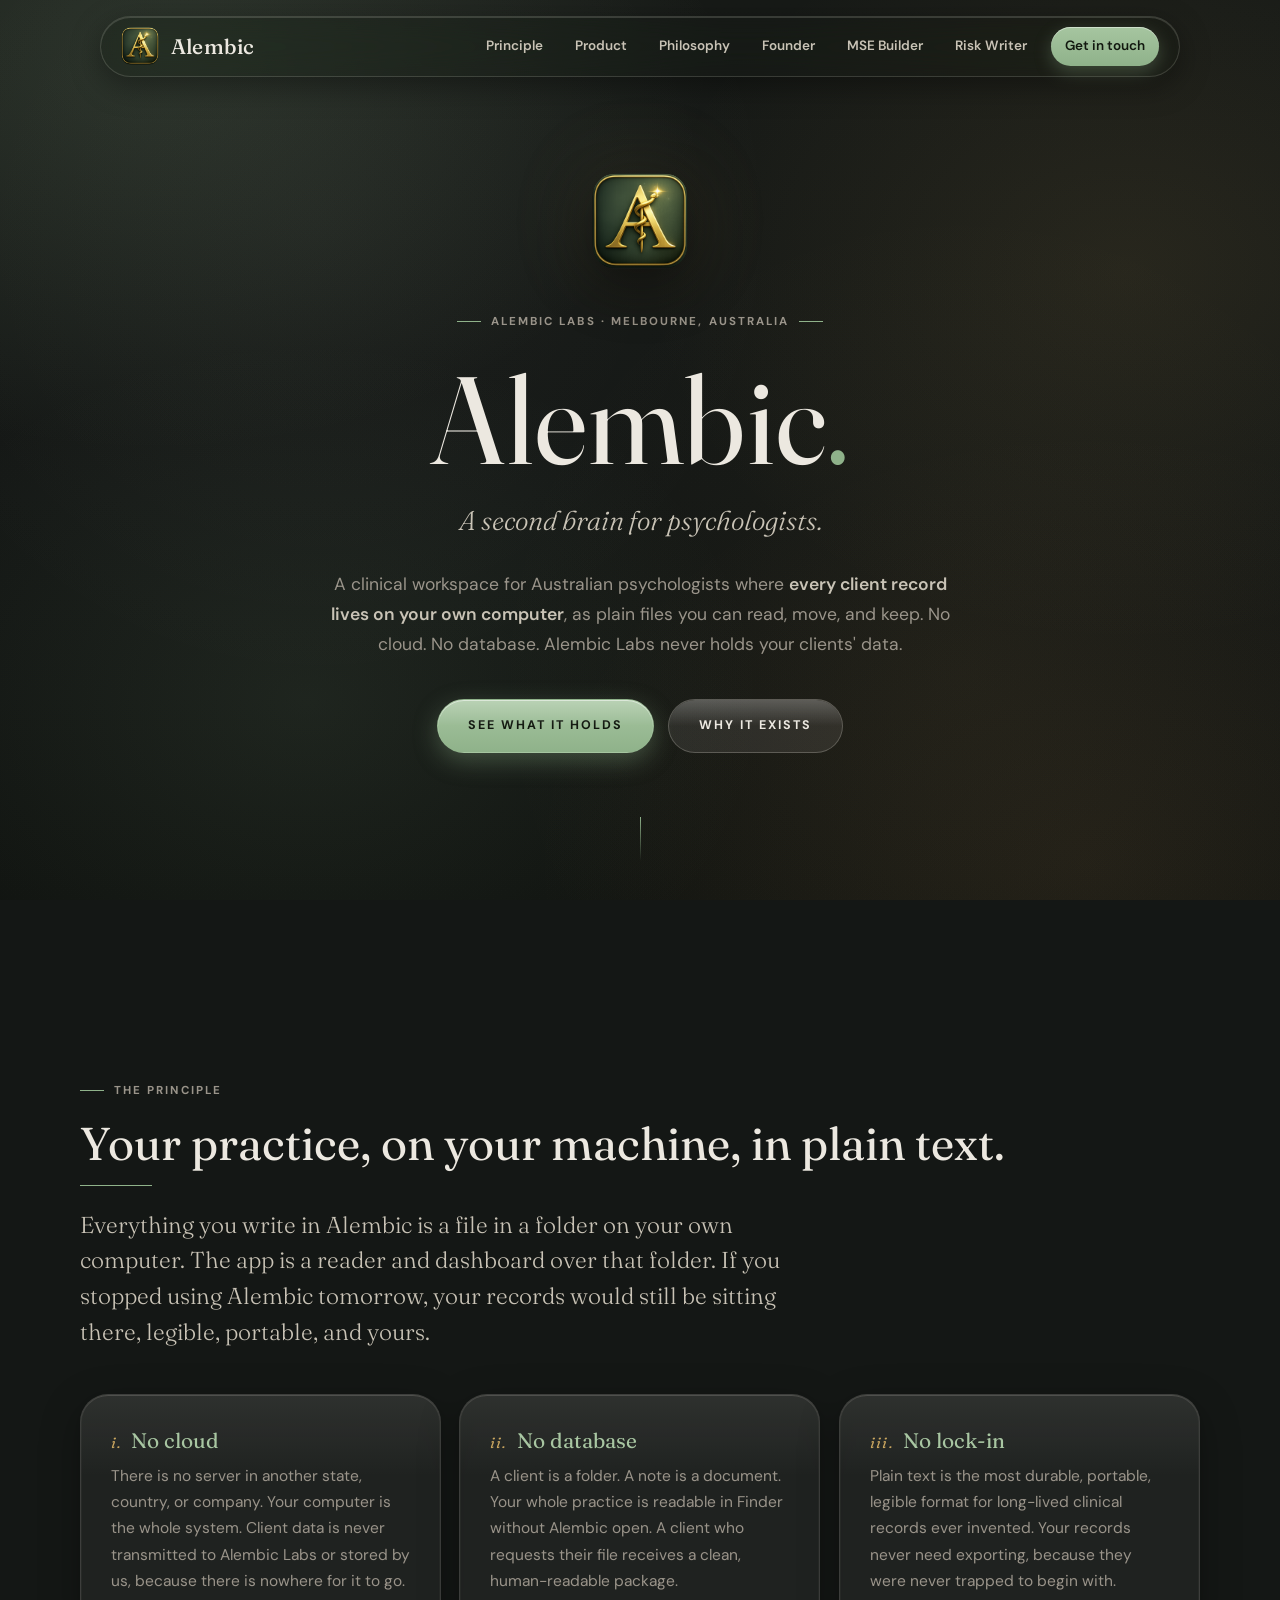
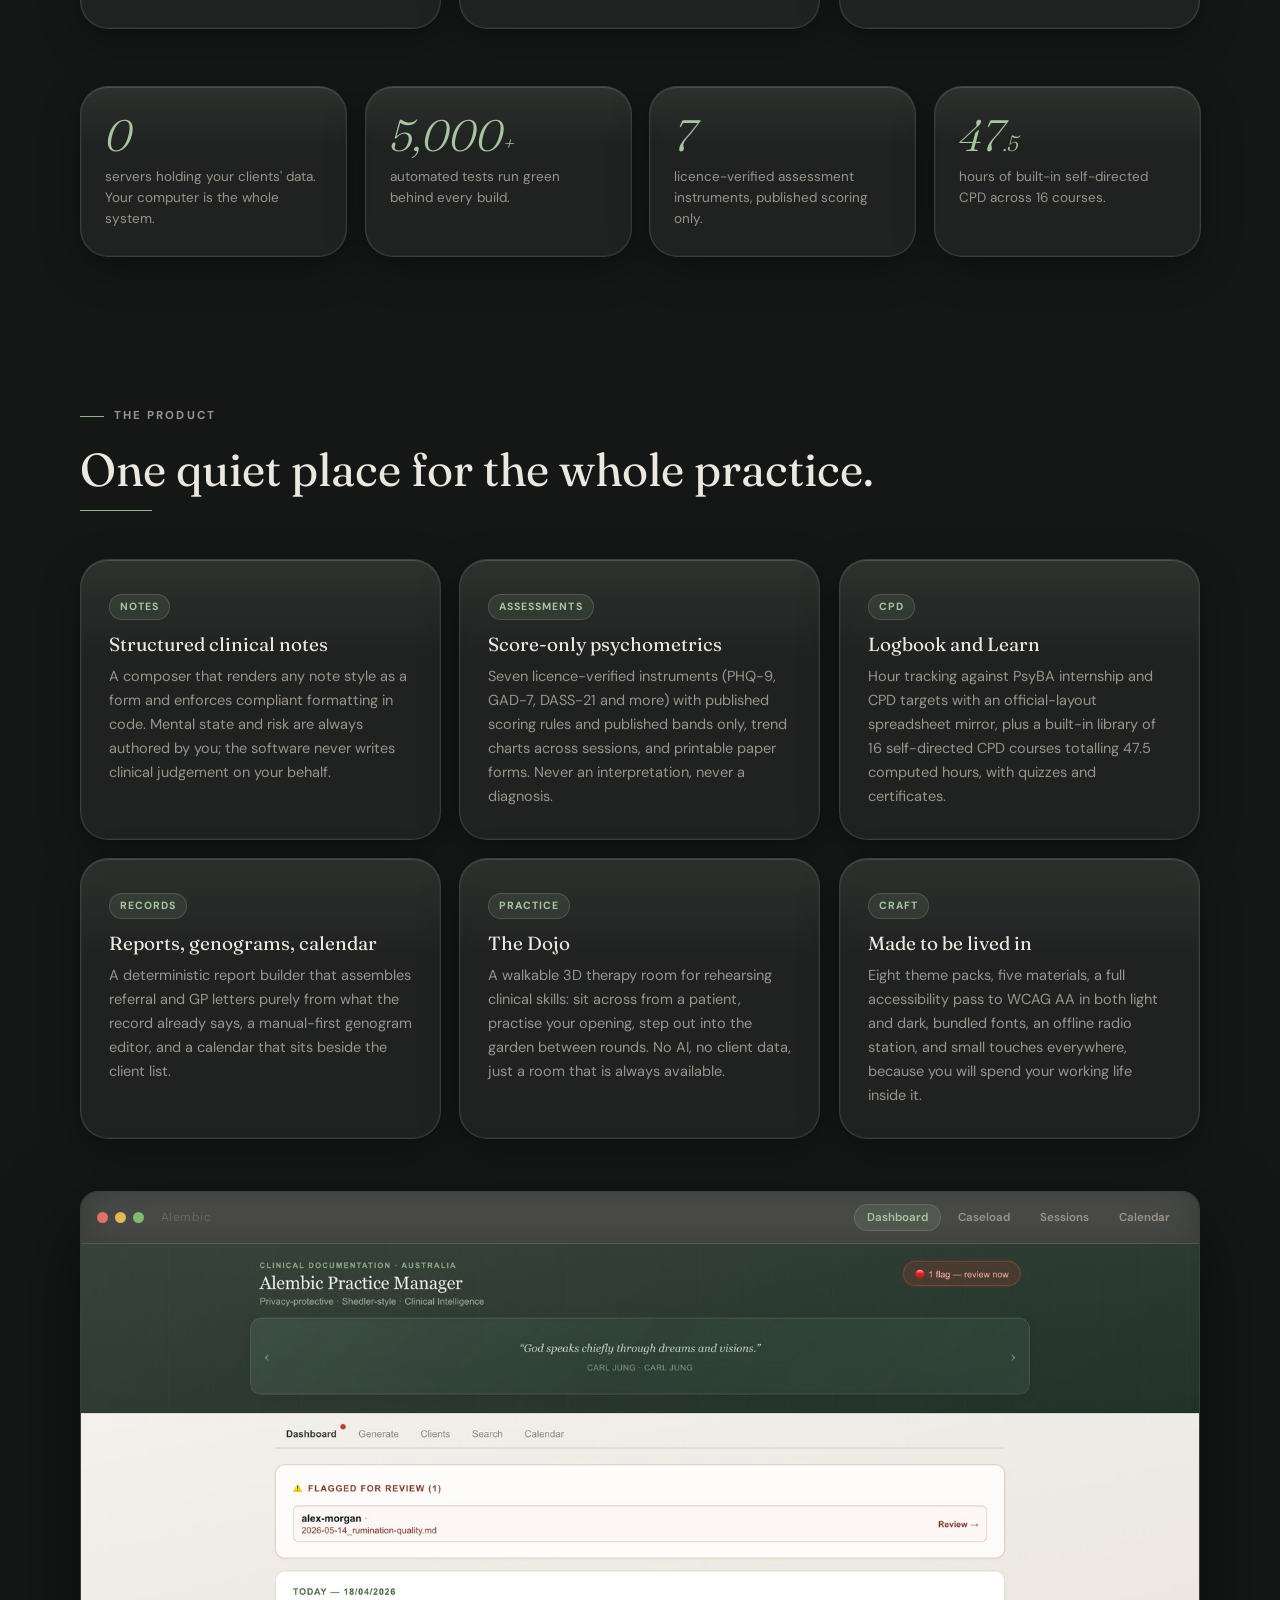
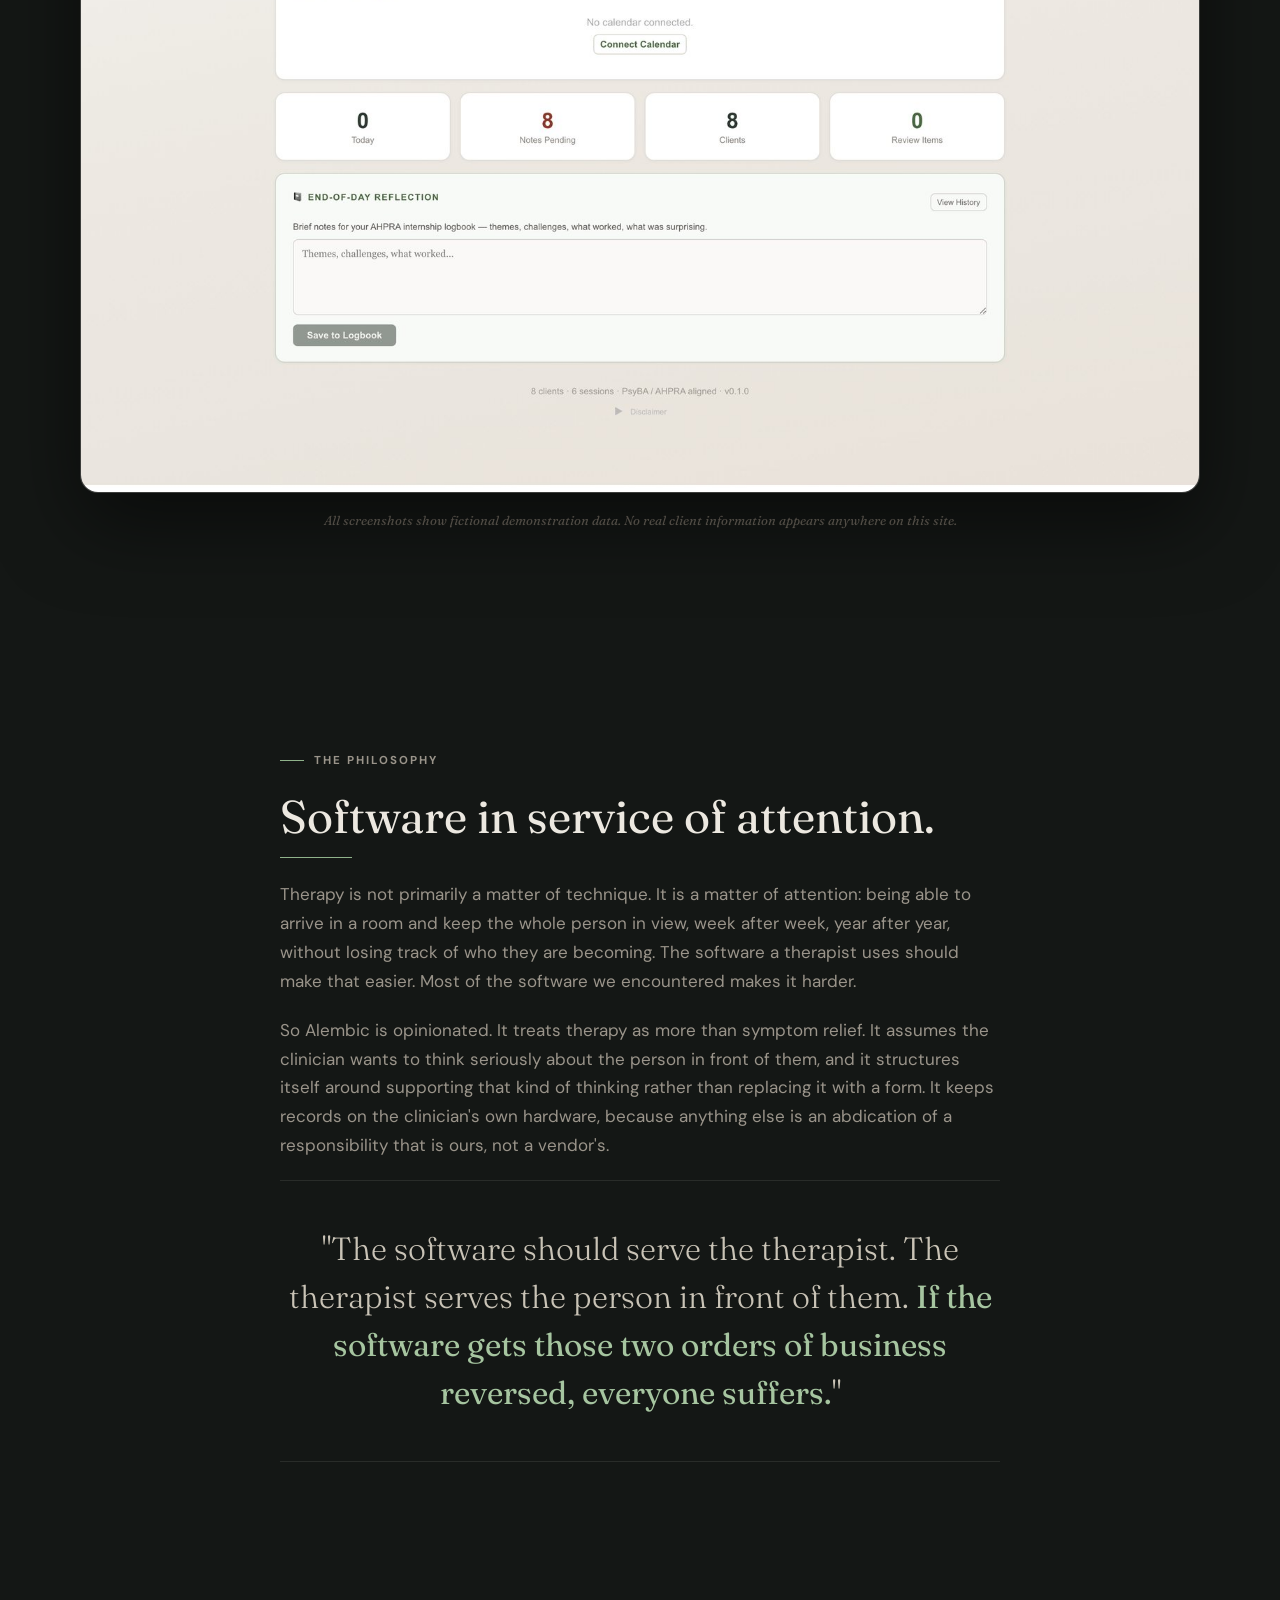
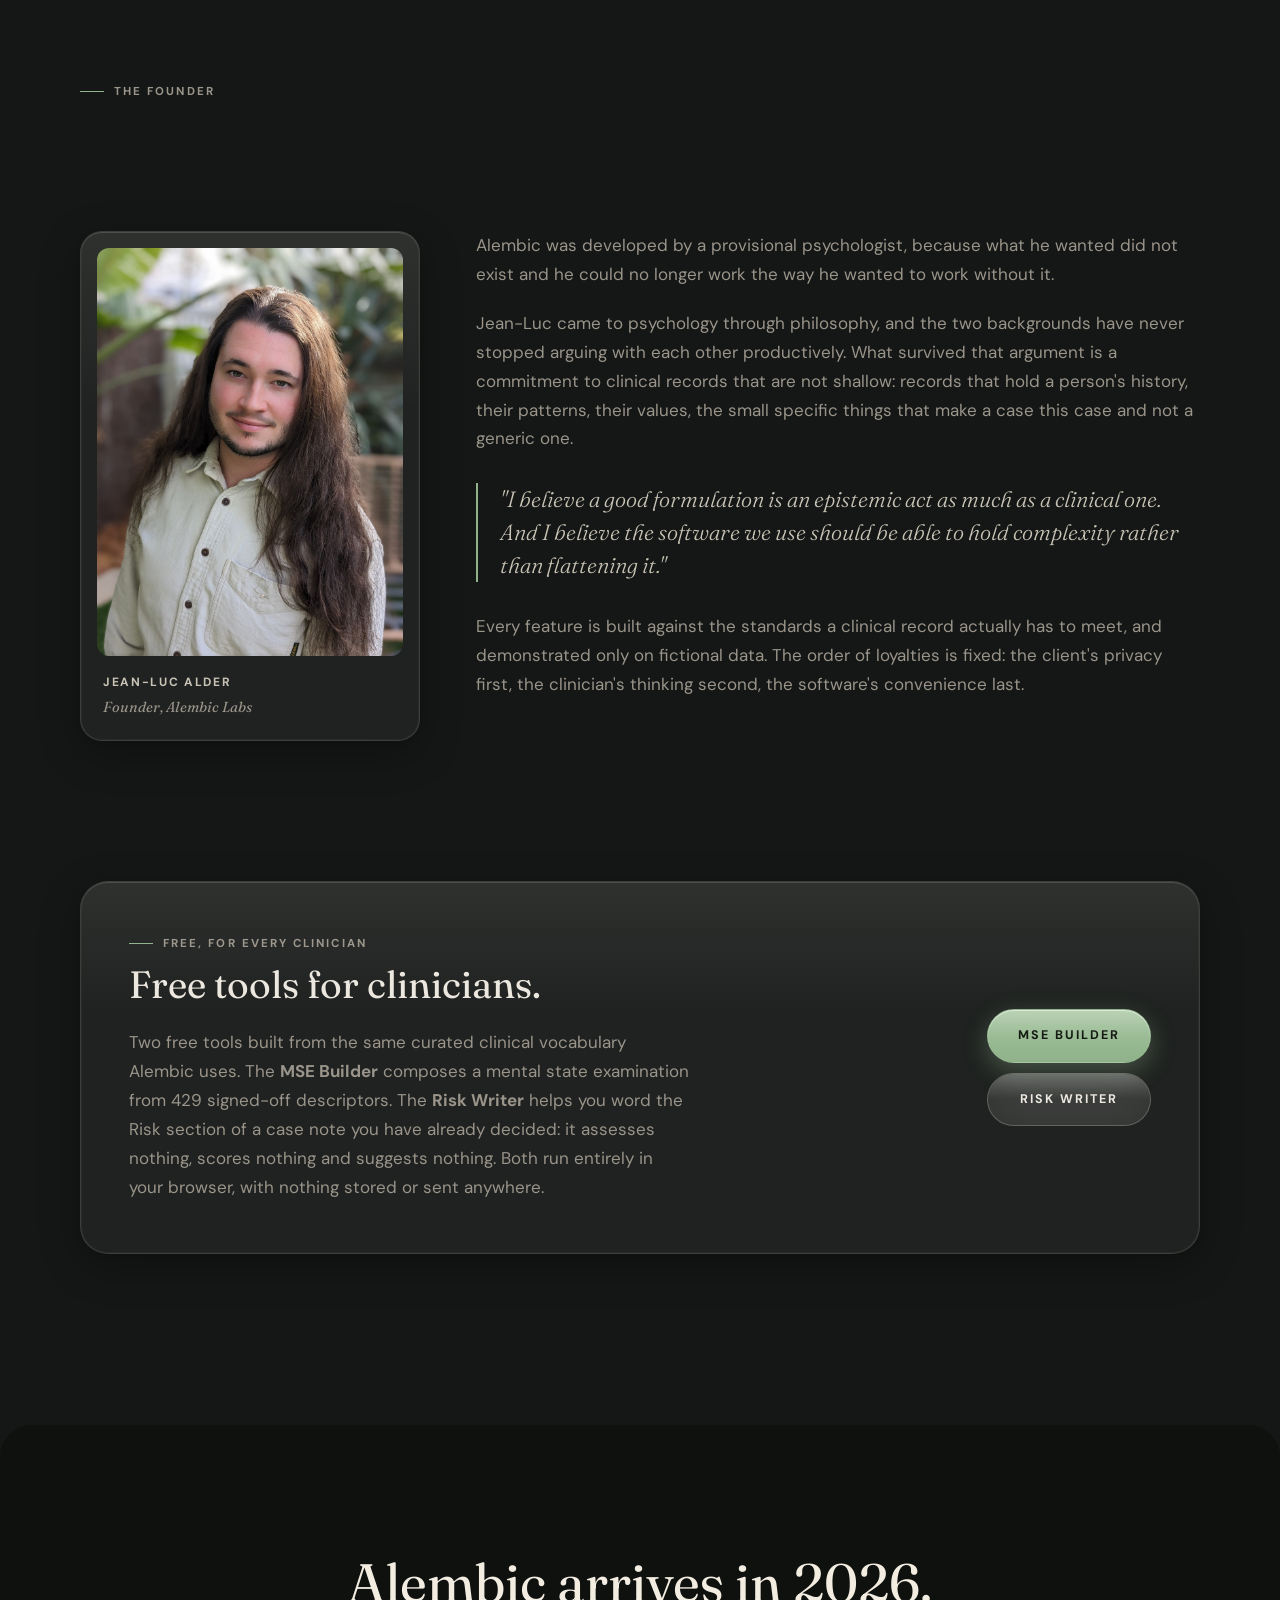
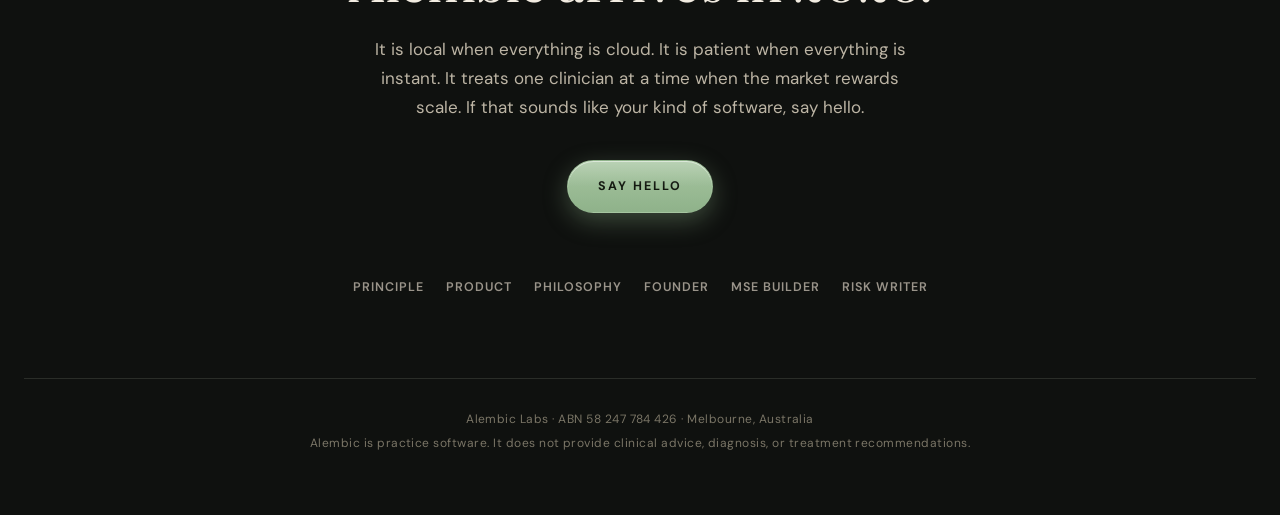
<file: index.html>
<!doctype html>
<html lang="en-AU">
<head>
<meta charset="utf-8">
<meta name="viewport" content="width=device-width, initial-scale=1, viewport-fit=cover">
<title>Alembic · Practice software that keeps client records on your machine</title>
<meta name="description" content="Alembic is a clinical workspace for Australian psychologists. Every client record lives on your computer as plain files you own. No cloud, no database, no vendor holding your data.">
<meta name="theme-color" content="#141715">
<meta property="og:type" content="website">
<meta property="og:title" content="Alembic · A second brain for psychologists">
<meta property="og:description" content="Practice software for Australian psychologists where every client record lives on your own computer. No cloud, no database, no vendor holding your data.">
<meta property="og:image" content="https://rightin2.github.io/alembic-website/assets/alembic-icon-1024.png">
<meta property="og:url" content="https://rightin2.github.io/alembic-website/">
<meta name="twitter:card" content="summary">
<link rel="icon" type="image/png" sizes="64x64" href="assets/favicon-64.png">
<link rel="apple-touch-icon" href="assets/apple-touch-icon.png">
<link rel="stylesheet" href="assets/fonts.css">
<style>
:root{
  --page:#141715; --page-2:#1a1d1b; --page-3:#21241f;
  --ink:#ece8e0; --ink-soft:#c9c3b6; --ink-muted:#9a948a; --ink-faint:#6c665d;
  --green:#8fb28a; --green-deep:#4a6741; --green-soft:#a6c5a0;
  --gold:#c9a45c; --gold-soft:#e0c9a0;
  --amber:#d89a5e; --red:#d67a6f;
  --glass:rgba(236,232,224,0.055); --glass-strong:rgba(236,232,224,0.09);
  --glass-border:rgba(236,232,224,0.14); --glass-border-strong:rgba(236,232,224,0.24);
  --blur:blur(24px) saturate(160%); --blur-strong:blur(36px) saturate(180%);
  --serif:'Fraunces',Georgia,'Times New Roman',serif;
  --sans:'DM Sans',-apple-system,BlinkMacSystemFont,'Segoe UI',sans-serif;
  --ease:cubic-bezier(0.22,1,0.36,1); --ease-out:cubic-bezier(0.16,1,0.3,1);
  --col:720px; --col-wide:1120px;
}
*{margin:0;padding:0;box-sizing:border-box}
html{scroll-behavior:smooth}
body{
  font-family:var(--sans); color:var(--ink); background:#141715;
  line-height:1.7; font-size:17px; overflow-x:hidden; min-height:100vh;
  -webkit-tap-highlight-color:transparent;
}
/* The atmosphere lives on a fixed layer, not background-attachment (which iOS ignores). */
#bgfx{
  position:fixed; inset:0; z-index:0; pointer-events:none;
  background:
    radial-gradient(ellipse 900px 640px at 12% 6%, rgba(143,178,138,0.16), transparent 62%),
    radial-gradient(ellipse 800px 620px at 88% 30%, rgba(201,164,92,0.10), transparent 60%),
    radial-gradient(ellipse 760px 600px at 24% 78%, rgba(143,178,138,0.10), transparent 60%),
    radial-gradient(ellipse 900px 700px at 85% 96%, rgba(216,154,94,0.08), transparent 62%),
    linear-gradient(180deg, #171a17 0%, #141715 55%, #101310 100%);
}
#bgfx::after{
  content:""; position:absolute; inset:0;
  background-image:
    radial-gradient(circle at 25% 25%, rgba(236,232,224,0.035) 0%, transparent 40%),
    radial-gradient(circle at 75% 75%, rgba(201,164,92,0.05) 0%, transparent 40%);
  animation:drift 30s ease-in-out infinite alternate;
}
@keyframes drift{0%{transform:translate(0,0) scale(1)}100%{transform:translate(22px,-20px) scale(1.03)}}
main,header,footer{position:relative;z-index:1}
::selection{background:rgba(143,178,138,0.35)}
a{color:var(--green);}
:focus-visible{outline:2px solid var(--green);outline-offset:3px;border-radius:4px}

/* ---------- glass primitives ---------- */
.glass{
  position:relative; background:var(--glass);
  -webkit-backdrop-filter:var(--blur); backdrop-filter:var(--blur);
  border:1px solid var(--glass-border); border-radius:28px;
  box-shadow:0 12px 40px rgba(0,0,0,0.28), 0 2px 8px rgba(0,0,0,0.10),
    inset 0 1px 0 rgba(236,232,224,0.14), inset 0 0 0 1px rgba(236,232,224,0.03);
  overflow:hidden; isolation:isolate;
  --mx:50%; --my:50%; --tx:0deg; --ty:0deg;
}
.glass::before{
  content:""; position:absolute; inset:0; border-radius:inherit; pointer-events:none;
  background:linear-gradient(180deg, rgba(236,232,224,0.09) 0%, transparent 35%); opacity:.8;
}
.glass::after{
  content:""; position:absolute; inset:0; border-radius:inherit; pointer-events:none; z-index:-1;
  background:radial-gradient(circle 200px at var(--mx) var(--my),
    rgba(143,178,138,0.16), rgba(143,178,138,0.05) 35%, transparent 62%);
  opacity:0; transition:opacity .35s ease; mix-blend-mode:screen;
}
.glass:hover::after{opacity:1}

/* scroll entry composed with hover lift via custom property */
.js .reveal{
  opacity:0;
  transform:translate3d(0,var(--entry-y,22px),0) perspective(1200px) rotateX(var(--ty)) rotateY(var(--tx));
  transition:opacity .7s var(--ease-out), transform .7s var(--ease-out),
    box-shadow .4s ease, border-color .3s ease;
  will-change:transform,opacity;
  transition-delay:calc(min(var(--ri,0),3) * 70ms);
}
.js .reveal.in-view{opacity:1; --entry-y:0px}
.card:hover{--entry-y:-6px; border-color:var(--glass-border-strong);
  box-shadow:0 24px 60px rgba(0,0,0,0.34), 0 2px 8px rgba(0,0,0,0.10), inset 0 1px 0 rgba(236,232,224,0.2)}

/* ---------- pill header ---------- */
.site-header{position:sticky; top:16px; z-index:9000; margin:16px 24px 0}
body.menu-open .site-header{z-index:9600}
.header-inner{
  max-width:var(--full-w,1080px); margin:0 auto;
  display:flex; align-items:center; justify-content:space-between; gap:24px;
  padding:10px 20px; border-radius:999px;
  background:rgba(20,23,21,0.30);
  -webkit-backdrop-filter:blur(26px) saturate(170%) brightness(1.06);
  backdrop-filter:blur(26px) saturate(170%) brightness(1.06);
  border:1px solid rgba(236,232,224,0.16);
  box-shadow:0 9px 30px rgba(0,0,0,0.36), inset 0 1px 0 rgba(236,232,224,0.16);
  will-change:max-width;
  transition:max-width .6s var(--ease-out), gap .4s ease, padding .4s ease;
}
.brand{display:flex; align-items:center; gap:12px; text-decoration:none; color:var(--ink)}
.brand-mark{width:38px; height:38px; border-radius:10px; flex:none}
.brand span{
  font-family:var(--serif); font-size:21px; font-weight:500; letter-spacing:.01em;
  max-width:160px; opacity:1; transition:max-width .5s var(--ease-out), opacity .3s ease, margin .4s ease;
  white-space:nowrap; overflow:hidden;
}
nav.main-nav{display:flex; gap:4px; align-items:center; max-width:1100px; opacity:1;
  transition:max-width .5s var(--ease-out), opacity .3s ease; white-space:nowrap; overflow:visible}
nav.main-nav a{
  color:var(--ink-soft); text-decoration:none; font-size:13.5px; font-weight:600;
  padding:8px 14px; border-radius:999px; transition:background .15s ease, color .15s ease;
}
nav.main-nav a:hover{background:rgba(236,232,224,0.08); color:var(--ink)}
nav.main-nav a.cta{
  background:linear-gradient(180deg, var(--green-soft), var(--green));
  color:#12180f; margin-left:6px;
  box-shadow:0 6px 18px rgba(143,178,138,0.30), inset 0 1px 0 rgba(255,255,255,0.45);
}
nav.main-nav a.cta:hover{transform:translateY(-1px)}
.header-dots{width:0; opacity:0; transition:width .4s var(--ease-out), opacity .3s ease; flex:none;
  display:flex; gap:4px; align-items:center; justify-content:center}
.header-dots i{width:5px;height:5px;border-radius:50%;background:var(--ink-muted)}
@media(min-width:900px){
  .site-header.scrolled{pointer-events:none}
  .site-header.scrolled .header-inner{pointer-events:auto; max-width:150px; gap:8px; padding:10px 16px; margin:0 auto 0 0}
  .site-header.scrolled nav.main-nav{max-width:0; opacity:0; overflow:hidden}
  .site-header.scrolled .brand span{max-width:0; opacity:0; margin:0}
  .site-header.scrolled .header-dots{width:26px; opacity:1}
  .site-header.scrolled .header-inner:hover{max-width:var(--full-w,1080px); gap:24px; padding:10px 20px}
  .site-header.scrolled .header-inner:hover nav.main-nav{max-width:1100px; opacity:1}
  .site-header.scrolled .header-inner:hover .brand span{max-width:160px; opacity:1}
  .site-header.scrolled .header-inner:hover .header-dots{width:0; opacity:0}
}
.menu-btn{display:none; background:transparent; border:none; cursor:pointer; -webkit-appearance:none; appearance:none}
@media(max-width:899px){
  nav.main-nav{display:none}
  .header-inner{max-width:none; padding:10px 14px 10px 16px}
  .menu-btn{
    display:flex; flex-direction:column; justify-content:center; gap:5px;
    width:44px; height:44px; padding:10px; margin:-3px 0; border-radius:999px; flex:none;
  }
  .menu-btn i{display:block; height:2px; border-radius:2px; background:var(--ink); transition:transform .3s var(--ease-out), opacity .2s ease}
  .menu-btn.open i:nth-child(1){transform:translateY(7px) rotate(45deg)}
  .menu-btn.open i:nth-child(2){opacity:0}
  .menu-btn.open i:nth-child(3){transform:translateY(-7px) rotate(-45deg)}
}
/* full-screen glass menu (mobile) */
.menu{
  position:fixed; inset:0; z-index:9500;
  background:rgba(16,19,16,0.82);
  -webkit-backdrop-filter:blur(36px) saturate(180%); backdrop-filter:blur(36px) saturate(180%);
  opacity:0; pointer-events:none; transition:opacity .35s var(--ease-out);
  display:flex; flex-direction:column; justify-content:center; padding:24px 34px; overflow-y:auto;
}
.menu.open{opacity:1; pointer-events:auto}
.menu nav{display:flex; flex-direction:column; gap:4px;
  transform:scale(0.975); filter:blur(6px);
  transition:transform .34s var(--ease-out), filter .32s ease}
.menu.open nav{transform:none; filter:none}
.menu nav a{
  font-family:var(--serif); font-size:28px; color:var(--ink); text-decoration:none;
  padding:12px 4px; border-bottom:1px solid rgba(236,232,224,0.08);
  opacity:0; transform:translateY(10px);
}
.menu.open nav a{
  opacity:1; transform:none;
  transition:opacity .26s ease-out .0s, transform .3s var(--ease-out), padding-left .2s ease;
  transition-delay:var(--gd,0s);
}
.menu nav a:hover,.menu nav a:active{color:var(--green-soft); padding-left:10px}
.menu .menu-foot{margin-top:34px; font-size:12px; color:var(--ink-faint); letter-spacing:.06em; text-transform:uppercase;
  opacity:0; transition:opacity .3s ease .18s}
.menu.open .menu-foot{opacity:1}

/* ---------- layout ---------- */
section{padding:110px 24px}
.wrap{max-width:var(--col-wide); margin:0 auto}
.narrow{max-width:var(--col); margin:0 auto}
.eyebrow{
  display:flex; align-items:center; gap:10px;
  font-size:11.5px; font-weight:700; letter-spacing:.18em; text-transform:uppercase; color:var(--ink-muted);
}
.eyebrow::before{content:""; width:24px; height:1px; background:var(--green); flex:none}
h1,h2,h3{font-family:var(--serif); font-weight:400; line-height:1.12; text-wrap:balance}
h2{font-size:clamp(30px,4.6vw,46px); margin:18px 0 22px; color:var(--ink)}
/* heading hairline that draws itself on first reveal */
h2.hline{position:relative; padding-bottom:16px}
h2.hline::after{content:""; position:absolute; left:0; bottom:0; width:72px; height:1px; background:var(--green);
  transform:scaleX(0); transform-origin:left; transition:transform .6s var(--ease-out) .25s}
h2.hline.in-view::after{transform:scaleX(1)}
.js h2.hline{opacity:0; transform:translateY(14px); transition:opacity .6s var(--ease-out), transform .6s var(--ease-out)}
.js h2.hline.in-view{opacity:1; transform:none}
h3{font-size:21px; margin-bottom:10px}
p.lede{font-family:var(--serif); font-weight:300; font-size:clamp(19px,2.4vw,23px); line-height:1.55; color:var(--ink-soft)}
em{font-family:var(--serif); font-style:italic}

/* ---------- hero ---------- */
.hero{padding:96px 24px 110px; text-align:center}
.mark-wrap{position:relative; display:inline-block; border-radius:24px; overflow:hidden; margin-bottom:34px;
  box-shadow:0 20px 50px rgba(0,0,0,0.45), 0 0 90px rgba(201,164,92,0.14)}
.mark-wrap::after{
  content:""; position:absolute; inset:0; pointer-events:none; mix-blend-mode:overlay;
  background:linear-gradient(115deg, transparent 40%, rgba(255,255,255,0.16) 48%, rgba(255,255,255,0.34) 50%, rgba(255,255,255,0.16) 52%, transparent 60%);
  transform:translateX(-100%); animation:shine 5.5s ease-in-out infinite;
}
@keyframes shine{
  0%,100%{transform:translateX(-100%); opacity:0}
  8%{opacity:.9}
  45%{transform:translateX(100%); opacity:.9}
  58%{transform:translateX(100%); opacity:0}
}
.hero-mark{width:96px; height:96px; border-radius:24px; display:block}
.scroll-cue{width:1px; height:44px; margin:64px auto 0; background:linear-gradient(180deg, var(--green), transparent);
  transform-origin:top; animation:cue 2.6s var(--ease) infinite}
@keyframes cue{0%{transform:scaleY(0)}45%{transform:scaleY(1)}100%{transform:scaleY(1); opacity:0}}
.hero .eyebrow{justify-content:center}
.hero .eyebrow::after{content:""; width:24px; height:1px; background:var(--green); flex:none}
.hero h1{
  font-size:clamp(56px,11vw,124px); letter-spacing:.01em; margin:20px 0 8px; color:var(--ink);
}
.hero h1 .dot{color:var(--green)}
.hero p.tag{
  font-family:var(--serif); font-weight:300; font-style:italic;
  font-size:clamp(20px,3vw,27px); color:var(--ink-soft); margin-bottom:26px;
}
.hero p.sub{max-width:640px; margin:0 auto 40px; color:var(--ink-muted); font-size:17.5px}
.hero p.sub strong{color:var(--ink-soft); font-weight:600}
.btn-row{display:flex; gap:14px; justify-content:center; flex-wrap:wrap}
.btn{
  display:inline-flex; align-items:center; justify-content:center; gap:8px;
  padding:15px 30px; border-radius:999px; text-decoration:none; cursor:pointer;
  font-size:12.5px; font-weight:700; letter-spacing:.16em; text-transform:uppercase;
  border:1px solid transparent; position:relative; overflow:hidden;
  transition:transform .2s ease, box-shadow .2s ease, background .2s ease;
}
.btn::before{content:""; position:absolute; inset:0; border-radius:inherit; pointer-events:none;
  background:linear-gradient(180deg, rgba(255,255,255,0.22), transparent 50%)}
.btn.solid{
  background:linear-gradient(180deg, var(--green-soft), var(--green)); color:#12180f;
  box-shadow:0 8px 24px rgba(143,178,138,0.35), inset 0 1px 0 rgba(255,255,255,0.5);
}
.btn.solid:hover{transform:translateY(-1px); box-shadow:0 12px 32px rgba(143,178,138,0.45)}
.btn.ghost{
  background:var(--glass-strong); -webkit-backdrop-filter:var(--blur); backdrop-filter:var(--blur);
  color:var(--ink); border-color:var(--glass-border-strong);
}
.btn.ghost:hover{transform:translateY(-1px); background:rgba(236,232,224,0.13)}
/* word reveal */
.js .tm-word{display:inline-block; opacity:0; transform:translateY(0.42em);
  transition:opacity .55s var(--ease), transform .55s var(--ease);
  transition-delay:calc(min(var(--w,0),6) * 45ms)}
.js .tm-in .tm-word{opacity:1; transform:none}

/* ---------- architecture trio ---------- */
.trio{display:grid; grid-template-columns:repeat(3,1fr); gap:18px; margin-top:44px}
.trio .card{padding:34px 30px}
.trio h3{color:var(--green-soft)}
.trio h3 .num{font-style:italic; color:var(--gold); font-size:15px; letter-spacing:.08em; margin-right:10px}
.trio p{font-size:15.5px; color:var(--ink-muted)}
@media(max-width:820px){.trio{grid-template-columns:1fr}}

/* ---------- stats band ---------- */
.stats{display:grid; grid-template-columns:repeat(4,1fr); gap:18px; margin-top:56px}
.stats .card{padding:26px 24px; text-align:left}
.stats .num{font-family:var(--serif); font-style:italic; font-weight:300; font-size:44px; line-height:1; color:var(--green-soft)}
.stats .num small{font-size:22px}
.stats p{font-size:13.5px; color:var(--ink-muted); margin-top:10px; line-height:1.55}
@media(max-width:900px){.stats{grid-template-columns:repeat(2,1fr)}}
@media(max-width:480px){.stats{grid-template-columns:1fr 1fr; gap:12px}.stats .num{font-size:34px}}

/* ---------- features ---------- */
.features{display:grid; grid-template-columns:repeat(3,1fr); gap:18px; margin-top:48px}
.features .card{padding:30px 28px}
.features h3{font-size:19px}
.features p{font-size:14.5px; color:var(--ink-muted); line-height:1.65}
.features .chip{
  display:inline-block; font-size:10.5px; font-weight:700; letter-spacing:.1em; text-transform:uppercase;
  color:var(--green-soft); background:rgba(143,178,138,0.12); border:1px solid rgba(143,178,138,0.25);
  padding:3px 10px; border-radius:999px; margin-bottom:14px;
}
@media(max-width:980px){.features{grid-template-columns:repeat(2,1fr)}}
@media(max-width:640px){.features{grid-template-columns:1fr}}

/* ---------- screenshot band ---------- */
.shot-frame{margin-top:52px; border-radius:18px; overflow:hidden;
  border:1px solid var(--glass-border); box-shadow:0 30px 80px rgba(0,0,0,0.5)}
.shot-chrome{display:flex; align-items:center; gap:7px; padding:12px 16px;
  background:rgba(236,232,224,0.06);
  -webkit-backdrop-filter:var(--blur); backdrop-filter:var(--blur);
  border-bottom:1px solid var(--glass-border)}
.shot-chrome i{width:11px; height:11px; border-radius:50%}
.shot-chrome i:nth-child(1){background:#e27268}.shot-chrome i:nth-child(2){background:#e3b657}.shot-chrome i:nth-child(3){background:#84b773}
.shot-chrome span{margin-left:10px; font-size:12px; color:var(--ink-faint); letter-spacing:.04em}
.shot-tabs{margin-left:auto; display:flex; gap:4px}
.shot-tabs button{font-family:var(--sans); font-size:11.5px; font-weight:600; color:var(--ink-muted);
  background:transparent; border:1px solid transparent; border-radius:999px; padding:5px 12px; cursor:pointer;
  transition:background .15s ease, color .15s ease}
.shot-tabs button:hover{color:var(--ink)}
.shot-tabs button.on{background:rgba(143,178,138,0.14); border-color:rgba(143,178,138,0.28); color:var(--green-soft)}
@media(max-width:640px){.shot-chrome span{display:none}.shot-tabs{margin-left:2px}}
.shot-frame img{display:block; width:100%; height:auto}
.shot-caption{text-align:center; font-size:13px; color:var(--ink-faint); margin-top:16px; font-style:italic; font-family:var(--serif)}

/* ---------- philosophy ---------- */
.lede-line{
  text-align:center; font-family:var(--serif); font-weight:300;
  font-size:clamp(22px,3.4vw,32px); line-height:1.5; color:var(--ink-soft);
  padding:44px 0; border-top:1px solid rgba(236,232,224,0.10); border-bottom:1px solid rgba(236,232,224,0.10);
}
.lede-line strong{color:var(--green-soft); font-weight:400}
.philosophy p{color:var(--ink-muted); margin-bottom:20px}
.philosophy p:first-of-type::first-letter{
  font-family:var(--serif); font-style:italic; font-size:5.2em; float:left;
  line-height:.78; padding:8px 12px 0 0; color:var(--green);
}

/* ---------- founder ---------- */
.founder{display:grid; grid-template-columns:340px 1fr; gap:56px; align-items:start}
.portrait{position:sticky; top:110px; padding:16px; border-radius:22px}
.portrait img{display:block; width:100%; height:auto; border-radius:12px}
.portrait figcaption{padding:16px 6px 4px}
.portrait .name{font-size:12px; font-weight:700; letter-spacing:.14em; text-transform:uppercase; color:var(--ink-soft)}
.portrait .role{font-family:var(--serif); font-style:italic; font-size:14.5px; color:var(--ink-muted); margin-top:3px}
.founder-text p{color:var(--ink-muted); margin-bottom:20px}
.founder-text .pull{
  font-family:var(--serif); font-weight:300; font-style:italic; font-size:22px; line-height:1.5;
  color:var(--ink-soft); border-left:2px solid var(--green); padding-left:22px; margin:30px 0;
}
@media(max-width:900px){.founder{grid-template-columns:1fr}.portrait{position:static; max-width:340px}}

/* ---------- MSE teaser ---------- */
.mse-card{padding:52px 48px; display:grid; grid-template-columns:1fr auto; gap:32px; align-items:center}
.mse-card h2{margin-top:10px}
.mse-card p{color:var(--ink-muted); max-width:560px}
@media(max-width:760px){.mse-card{grid-template-columns:1fr}}

/* ---------- closing band ---------- */
.closing{
  margin-top:60px; border-radius:32px 32px 0 0; background:#0f110f; text-align:center;
  padding:110px 24px 60px; position:relative; overflow:hidden;
}
.closing > *{position:relative; z-index:1}
#dust{position:absolute; inset:0; z-index:0; pointer-events:none}
.foot-links{display:flex; gap:22px; justify-content:center; flex-wrap:wrap; margin-top:64px}
.foot-links a{font-size:12.5px; font-weight:600; letter-spacing:.08em; text-transform:uppercase;
  color:#9a948a; text-decoration:none}
.foot-links a:hover{color:#d9d2c4}
.closing h2{font-size:clamp(34px,5.4vw,54px); color:#f2ece1}
.closing p{color:#bdb5a5; max-width:560px; margin:0 auto 38px}
.closing .colophon{
  margin-top:80px; padding-top:28px; border-top:1px solid #2a2d28;
  font-size:12px; color:#7a7566; letter-spacing:.04em; line-height:2;
}
.closing .colophon a{color:#9a948a; text-decoration:none}
.closing .colophon a:hover{color:#d9d2c4}

@media (prefers-reduced-motion: reduce){
  *,*::before,*::after{animation:none !important; transition:none !important}
  .js .reveal,.js .tm-word{opacity:1 !important; transform:none !important}
  html{scroll-behavior:auto}
}
@media(max-width:640px){section{padding:80px 20px}.hero{padding-top:64px}}
</style>
<script>document.documentElement.classList.add('js')</script>
</head>
<body>

<div id="bgfx" aria-hidden="true"></div>

<header class="site-header" id="siteHeader">
  <div class="header-inner" id="headerInner">
    <a class="brand" href="#top" aria-label="Alembic home">
      <img class="brand-mark" src="assets/alembic-mark-256.png" alt="">
      <span>Alembic</span>
    </a>
    <div class="header-dots" aria-hidden="true"><i></i><i></i><i></i></div>
    <nav class="main-nav" aria-label="Main">
      <a href="#principle">Principle</a>
      <a href="#product">Product</a>
      <a href="#philosophy">Philosophy</a>
      <a href="#founder">Founder</a>
      <a href="mse/">MSE Builder</a>
      <a href="risk/">Risk Writer</a>
      <a class="cta" href="#contact">Get in touch</a>
    </nav>
    <button class="menu-btn" id="menuBtn" aria-label="Open menu" aria-expanded="false" aria-controls="mobileMenu"><i></i><i></i><i></i></button>
  </div>
</header>

<div class="menu" id="mobileMenu" aria-hidden="true">
  <nav aria-label="Mobile">
    <a href="#principle" style="--gd:0.02s">Principle</a>
    <a href="#product" style="--gd:0.05s">Product</a>
    <a href="#philosophy" style="--gd:0.08s">Philosophy</a>
    <a href="#founder" style="--gd:0.11s">Founder</a>
    <a href="mse/" style="--gd:0.14s">MSE Builder</a>
    <a href="risk/" style="--gd:0.155s">Risk Writer</a>
    <a href="#contact" style="--gd:0.17s">Get in touch</a>
  </nav>
  <div class="menu-foot">Alembic Labs · Melbourne</div>
</div>

<main id="top">

  <!-- HERO -->
  <section class="hero">
    <span class="mark-wrap"><img class="hero-mark" src="assets/alembic-mark-256.png" alt="The Alembic mark: a gold A entwined with a Rod of Asclepius on forest green" width="96" height="96"></span>
    <p class="eyebrow">Alembic Labs · Melbourne, Australia</p>
    <h1 id="heroTitle">Alembic<span class="dot">.</span></h1>
    <p class="tag">A second brain for psychologists.</p>
    <p class="sub">A clinical workspace for Australian psychologists where <strong>every client record lives on your own computer</strong>, as plain files you can read, move, and keep. No cloud. No database. Alembic Labs never holds your clients' data.</p>
    <div class="btn-row">
      <a class="btn solid" href="#product">See what it holds</a>
      <a class="btn ghost" href="#founder">Why it exists</a>
    </div>
    <div class="scroll-cue" aria-hidden="true"></div>
  </section>

  <!-- PRINCIPLE -->
  <section id="principle">
    <div class="wrap">
      <p class="eyebrow">The principle</p>
      <h2 class="hline">Your practice, on your machine, in plain text.</h2>
      <p class="lede narrow" style="margin-left:0">Everything you write in Alembic is a file in a folder on your own computer. The app is a reader and dashboard over that folder. If you stopped using Alembic tomorrow, your records would still be sitting there, legible, portable, and yours.</p>
      <div class="trio">
        <div class="glass card reveal" style="--ri:0">
          <h3><span class="num">i.</span>No cloud</h3>
          <p>There is no server in another state, country, or company. Your computer is the whole system. Client data is never transmitted to Alembic Labs or stored by us, because there is nowhere for it to go.</p>
        </div>
        <div class="glass card reveal" style="--ri:1">
          <h3><span class="num">ii.</span>No database</h3>
          <p>A client is a folder. A note is a document. Your whole practice is readable in Finder without Alembic open. A client who requests their file receives a clean, human-readable package.</p>
        </div>
        <div class="glass card reveal" style="--ri:2">
          <h3><span class="num">iii.</span>No lock-in</h3>
          <p>Plain text is the most durable, portable, legible format for long-lived clinical records ever invented. Your records never need exporting, because they were never trapped to begin with.</p>
        </div>
      </div>
      <div class="stats">
        <div class="glass card reveal" style="--ri:0">
          <div class="num">0</div>
          <p>servers holding your clients' data. Your computer is the whole system.</p>
        </div>
        <div class="glass card reveal" style="--ri:1">
          <div class="num">5,000<small>+</small></div>
          <p>automated tests run green behind every build.</p>
        </div>
        <div class="glass card reveal" style="--ri:2">
          <div class="num">7</div>
          <p>licence-verified assessment instruments, published scoring only.</p>
        </div>
        <div class="glass card reveal" style="--ri:3">
          <div class="num">47<small>.5</small></div>
          <p>hours of built-in self-directed CPD across 16 courses.</p>
        </div>
      </div>
    </div>
  </section>

  <!-- PRODUCT -->
  <section id="product" style="padding-top:40px">
    <div class="wrap">
      <p class="eyebrow">The product</p>
      <h2 class="hline">One quiet place for the whole practice.</h2>
      <div class="features">
        <div class="glass card reveal" style="--ri:0">
          <span class="chip">Notes</span>
          <h3>Structured clinical notes</h3>
          <p>A composer that renders any note style as a form and enforces compliant formatting in code. Mental state and risk are always authored by you; the software never writes clinical judgement on your behalf.</p>
        </div>
        <div class="glass card reveal" style="--ri:1">
          <span class="chip">Assessments</span>
          <h3>Score-only psychometrics</h3>
          <p>Seven licence-verified instruments (PHQ-9, GAD-7, DASS-21 and more) with published scoring rules and published bands only, trend charts across sessions, and printable paper forms. Never an interpretation, never a diagnosis.</p>
        </div>
        <div class="glass card reveal" style="--ri:2">
          <span class="chip">CPD</span>
          <h3>Logbook and Learn</h3>
          <p>Hour tracking against PsyBA internship and CPD targets with an official-layout spreadsheet mirror, plus a built-in library of 16 self-directed CPD courses totalling 47.5 computed hours, with quizzes and certificates.</p>
        </div>
        <div class="glass card reveal" style="--ri:0">
          <span class="chip">Records</span>
          <h3>Reports, genograms, calendar</h3>
          <p>A deterministic report builder that assembles referral and GP letters purely from what the record already says, a manual-first genogram editor, and a calendar that sits beside the client list.</p>
        </div>
        <div class="glass card reveal" style="--ri:1">
          <span class="chip">Practice</span>
          <h3>The Dojo</h3>
          <p>A walkable 3D therapy room for rehearsing clinical skills: sit across from a patient, practise your opening, step out into the garden between rounds. No AI, no client data, just a room that is always available.</p>
        </div>
        <div class="glass card reveal" style="--ri:2">
          <span class="chip">Craft</span>
          <h3>Made to be lived in</h3>
          <p>Eight theme packs, five materials, a full accessibility pass to WCAG AA in both light and dark, bundled fonts, an offline radio station, and small touches everywhere, because you will spend your working life inside it.</p>
        </div>
      </div>
      <div class="shot-frame reveal glass" style="border-radius:18px">
        <div class="shot-chrome"><i></i><i></i><i></i><span>Alembic</span>
          <div class="shot-tabs" role="tablist" aria-label="Screenshots">
            <button class="on" data-shot="assets/screenshots/01b-dashboard-full.jpg" role="tab" aria-selected="true">Dashboard</button>
            <button data-shot="assets/screenshots/02-caseload.jpg" role="tab" aria-selected="false">Caseload</button>
            <button data-shot="assets/screenshots/04-alex-sessions.jpg" role="tab" aria-selected="false">Sessions</button>
            <button data-shot="assets/screenshots/09-calendar.jpg" role="tab" aria-selected="false">Calendar</button>
          </div>
        </div>
        <img id="shotImg" src="assets/screenshots/01b-dashboard-full.jpg" alt="The Alembic dashboard: client widgets, calendar and practice overview on a warm cream interface" loading="lazy">
      </div>
      <p class="shot-caption">All screenshots show fictional demonstration data. No real client information appears anywhere on this site.</p>
    </div>
  </section>

  <!-- PHILOSOPHY -->
  <section id="philosophy">
    <div class="narrow philosophy">
      <p class="eyebrow">The philosophy</p>
      <h2 class="hline">Software in service of attention.</h2>
      <p>Therapy is not primarily a matter of technique. It is a matter of attention: being able to arrive in a room and keep the whole person in view, week after week, year after year, without losing track of who they are becoming. The software a therapist uses should make that easier. Most of the software we encountered makes it harder.</p>
      <p>So Alembic is opinionated. It treats therapy as more than symptom relief. It assumes the clinician wants to think seriously about the person in front of them, and it structures itself around supporting that kind of thinking rather than replacing it with a form. It keeps records on the clinician's own hardware, because anything else is an abdication of a responsibility that is ours, not a vendor's.</p>
      <div class="lede-line reveal">"The software should serve the therapist. The therapist serves the person in front of them. <strong>If the software gets those two orders of business reversed, everyone suffers.</strong>"</div>
    </div>
  </section>

  <!-- FOUNDER -->
  <section id="founder">
    <div class="wrap">
      <p class="eyebrow">The founder</p>
      <h2 class="hline">Built by a clinician, for clinical work.</h2>
      <div class="founder" style="margin-top:44px">
        <figure class="portrait glass reveal">
          <img src="assets/jean-luc-headshot.jpg" alt="Jean-Luc Alder" width="900" height="1200">
          <figcaption>
            <div class="name">Jean-Luc Alder</div>
            <div class="role">Founder, Alembic Labs</div>
          </figcaption>
        </figure>
        <div class="founder-text">
          <p>Alembic was developed by a provisional psychologist, because what he wanted did not exist and he could no longer work the way he wanted to work without it.</p>
          <p>Jean-Luc came to psychology through philosophy, and the two backgrounds have never stopped arguing with each other productively. What survived that argument is a commitment to clinical records that are not shallow: records that hold a person's history, their patterns, their values, the small specific things that make a case this case and not a generic one.</p>
          <p class="pull">"I believe a good formulation is an epistemic act as much as a clinical one. And I believe the software we use should be able to hold complexity rather than flattening it."</p>
          <p>Every feature is built against the standards a clinical record actually has to meet, and demonstrated only on fictional data. The order of loyalties is fixed: the client's privacy first, the clinician's thinking second, the software's convenience last.</p>
        </div>
      </div>
    </div>
  </section>

  <!-- MSE TEASER -->
  <section id="tools" style="padding-top:30px">
    <div class="wrap">
      <div class="glass card mse-card reveal">
        <div>
          <p class="eyebrow">Free, for every clinician</p>
          <h2 style="font-size:clamp(26px,3.6vw,38px)">Free tools for clinicians.</h2>
          <p>Two free tools built from the same curated clinical vocabulary Alembic uses. The <strong>MSE Builder</strong> composes a mental state examination from 429 signed-off descriptors. The <strong>Risk Writer</strong> helps you word the Risk section of a case note you have already decided: it assesses nothing, scores nothing and suggests nothing. Both run entirely in your browser, with nothing stored or sent anywhere.</p>
        </div>
        <div style="display:flex;flex-direction:column;gap:10px">
          <a class="btn solid" href="mse/" aria-label="Open the MSE Builder">MSE Builder</a>
          <a class="btn ghost" href="risk/" aria-label="Open the Risk Section Writer">Risk Writer</a>
        </div>
      </div>
    </div>
  </section>

  <!-- CLOSING -->
  <footer class="closing" id="contact">
    <canvas id="dust" aria-hidden="true"></canvas>
    <h2>Alembic arrives in 2026.</h2>
    <p>It is local when everything is cloud. It is patient when everything is instant. It treats one clinician at a time when the market rewards scale. If that sounds like your kind of software, say hello.</p>
    <div class="btn-row">
      <a class="btn solid" href="mailto:jeanlucalder@gmail.com?subject=Alembic">Say hello</a>
    </div>
    <nav class="foot-links" aria-label="Footer">
      <a href="#principle">Principle</a>
      <a href="#product">Product</a>
      <a href="#philosophy">Philosophy</a>
      <a href="#founder">Founder</a>
      <a href="mse/">MSE Builder</a>
      <a href="risk/">Risk Writer</a>
    </nav>
    <div class="colophon">
      Alembic Labs · ABN 58 247 784 426 · Melbourne, Australia<br>
      Alembic is practice software. It does not provide clinical advice, diagnosis, or treatment recommendations.
    </div>
  </footer>

</main>

<script>
(function(){
  var reduced = window.matchMedia('(prefers-reduced-motion: reduce)').matches;

  /* word-by-word hero reveal */
  var title = document.getElementById('heroTitle');
  if (title && !reduced){
    var parts = [];
    title.childNodes.forEach(function(n){
      if (n.nodeType === 3){
        n.textContent.split(/\s+/).filter(Boolean).forEach(function(w){ parts.push({t:w}); });
      } else { parts.push({el:n.cloneNode(true)}); }
    });
    title.textContent = '';
    var i = 0;
    parts.forEach(function(p){
      var s = document.createElement('span');
      s.className = 'tm-word'; s.style.setProperty('--w', i++);
      if (p.el){ s.appendChild(p.el); } else { s.textContent = p.t; }
      title.appendChild(s);
    });
    requestAnimationFrame(function(){ requestAnimationFrame(function(){ title.classList.add('tm-in'); }); });
  }

  /* scroll reveal */
  var io = new IntersectionObserver(function(entries){
    entries.forEach(function(e){ if (e.isIntersecting){ e.target.classList.add('in-view'); io.unobserve(e.target); } });
  }, {rootMargin:'0px 0px -10% 0px'});
  document.querySelectorAll('.reveal, h2.hline').forEach(function(el){ io.observe(el); });

  /* collapsing pill header */
  var header = document.getElementById('siteHeader');
  var inner = document.getElementById('headerInner');
  function measure(){
    inner.style.setProperty('max-width','none');
    var w = Math.min(inner.getBoundingClientRect().width, 1080);
    inner.style.removeProperty('max-width');
    document.documentElement.style.setProperty('--full-w', w + 'px');
    inner.style.setProperty('--full-w', w + 'px');
  }
  measure(); window.addEventListener('resize', measure);
  var ticking = false;
  window.addEventListener('scroll', function(){
    if (ticking) return; ticking = true;
    requestAnimationFrame(function(){
      header.classList.toggle('scrolled', window.scrollY > 80);
      ticking = false;
    });
  }, {passive:true});

  /* screenshot tabs */
  var shotImg = document.getElementById('shotImg');
  document.querySelectorAll('.shot-tabs button').forEach(function(b){
    b.addEventListener('click', function(){
      document.querySelectorAll('.shot-tabs button').forEach(function(x){ x.classList.remove('on'); x.setAttribute('aria-selected','false'); });
      b.classList.add('on'); b.setAttribute('aria-selected','true');
      shotImg.src = b.getAttribute('data-shot');
      shotImg.alt = 'Alembic, ' + b.textContent + ' view, shown with fictional demonstration data';
    });
  });

  /* gold dust in the closing band */
  var dust = document.getElementById('dust');
  if (dust && !reduced){
    var ctx = dust.getContext('2d');
    var closing = dust.parentElement, motes = [], running = false;
    function sizeDust(){
      dust.width = closing.offsetWidth * devicePixelRatio;
      dust.height = closing.offsetHeight * devicePixelRatio;
      motes = [];
      var count = Math.min(70, Math.round(closing.offsetWidth / 14));
      for (var i = 0; i < count; i++) motes.push({
        x: Math.random() * dust.width, y: Math.random() * dust.height,
        r: (Math.random() * 1.4 + 0.4) * devicePixelRatio,
        p: Math.random() * Math.PI * 2, s: Math.random() * 0.015 + 0.004,
        vx: (Math.random() - 0.5) * 0.08 * devicePixelRatio,
        vy: -(Math.random() * 0.06 + 0.02) * devicePixelRatio
      });
    }
    function drawDust(){
      if (!running) return;
      ctx.clearRect(0, 0, dust.width, dust.height);
      motes.forEach(function(m){
        m.p += m.s; m.x += m.vx; m.y += m.vy;
        if (m.y < -4) { m.y = dust.height + 4; m.x = Math.random() * dust.width; }
        if (m.x < -4) m.x = dust.width + 4; if (m.x > dust.width + 4) m.x = -4;
        var a = 0.10 + 0.30 * Math.abs(Math.sin(m.p));
        ctx.beginPath(); ctx.arc(m.x, m.y, m.r, 0, Math.PI * 2);
        ctx.fillStyle = 'rgba(201,164,92,' + a.toFixed(2) + ')'; ctx.fill();
      });
      requestAnimationFrame(drawDust);
    }
    sizeDust(); window.addEventListener('resize', sizeDust);
    new IntersectionObserver(function(entries){
      var vis = entries[0].isIntersecting;
      if (vis && !running){ running = true; drawDust(); }
      else if (!vis){ running = false; }
    }).observe(closing);
  }

  /* mobile menu */
  var menuBtn = document.getElementById('menuBtn');
  var menu = document.getElementById('mobileMenu');
  function setMenu(open){
    menu.classList.toggle('open', open);
    menuBtn.classList.toggle('open', open);
    menuBtn.setAttribute('aria-expanded', open);
    menu.setAttribute('aria-hidden', !open);
    document.body.style.overflow = open ? 'hidden' : '';
    document.body.classList.toggle('menu-open', open);
  }
  menuBtn.addEventListener('click', function(){ setMenu(!menu.classList.contains('open')); });
  menu.querySelectorAll('a').forEach(function(a){ a.addEventListener('click', function(){ setMenu(false); }); });
  window.addEventListener('keydown', function(e){ if (e.key === 'Escape') setMenu(false); });

  /* cursor-tracked glow + gentle tilt on small cards */
  if (!reduced && window.matchMedia('(hover: hover)').matches){
    document.querySelectorAll('.glass.card').forEach(function(card){
      var raf = null;
      var tiltable = !card.classList.contains('mse-card');
      card.addEventListener('pointermove', function(e){
        if (raf) return;
        raf = requestAnimationFrame(function(){
          raf = null;
          var r = card.getBoundingClientRect();
          var px = Math.max(0, Math.min(1, (e.clientX - r.left) / r.width));
          var py = Math.max(0, Math.min(1, (e.clientY - r.top) / r.height));
          card.style.setProperty('--mx', (px*100) + '%');
          card.style.setProperty('--my', (py*100) + '%');
          if (tiltable){
            card.style.setProperty('--tx', ((px - 0.5) * 5).toFixed(2) + 'deg');
            card.style.setProperty('--ty', ((py - 0.5) * -5).toFixed(2) + 'deg');
          }
        });
      }, {passive:true});
      card.addEventListener('pointerleave', function(){
        card.style.setProperty('--tx','0deg'); card.style.setProperty('--ty','0deg');
      });
    });
  }
})();
</script>
</body>
</html>
</file>
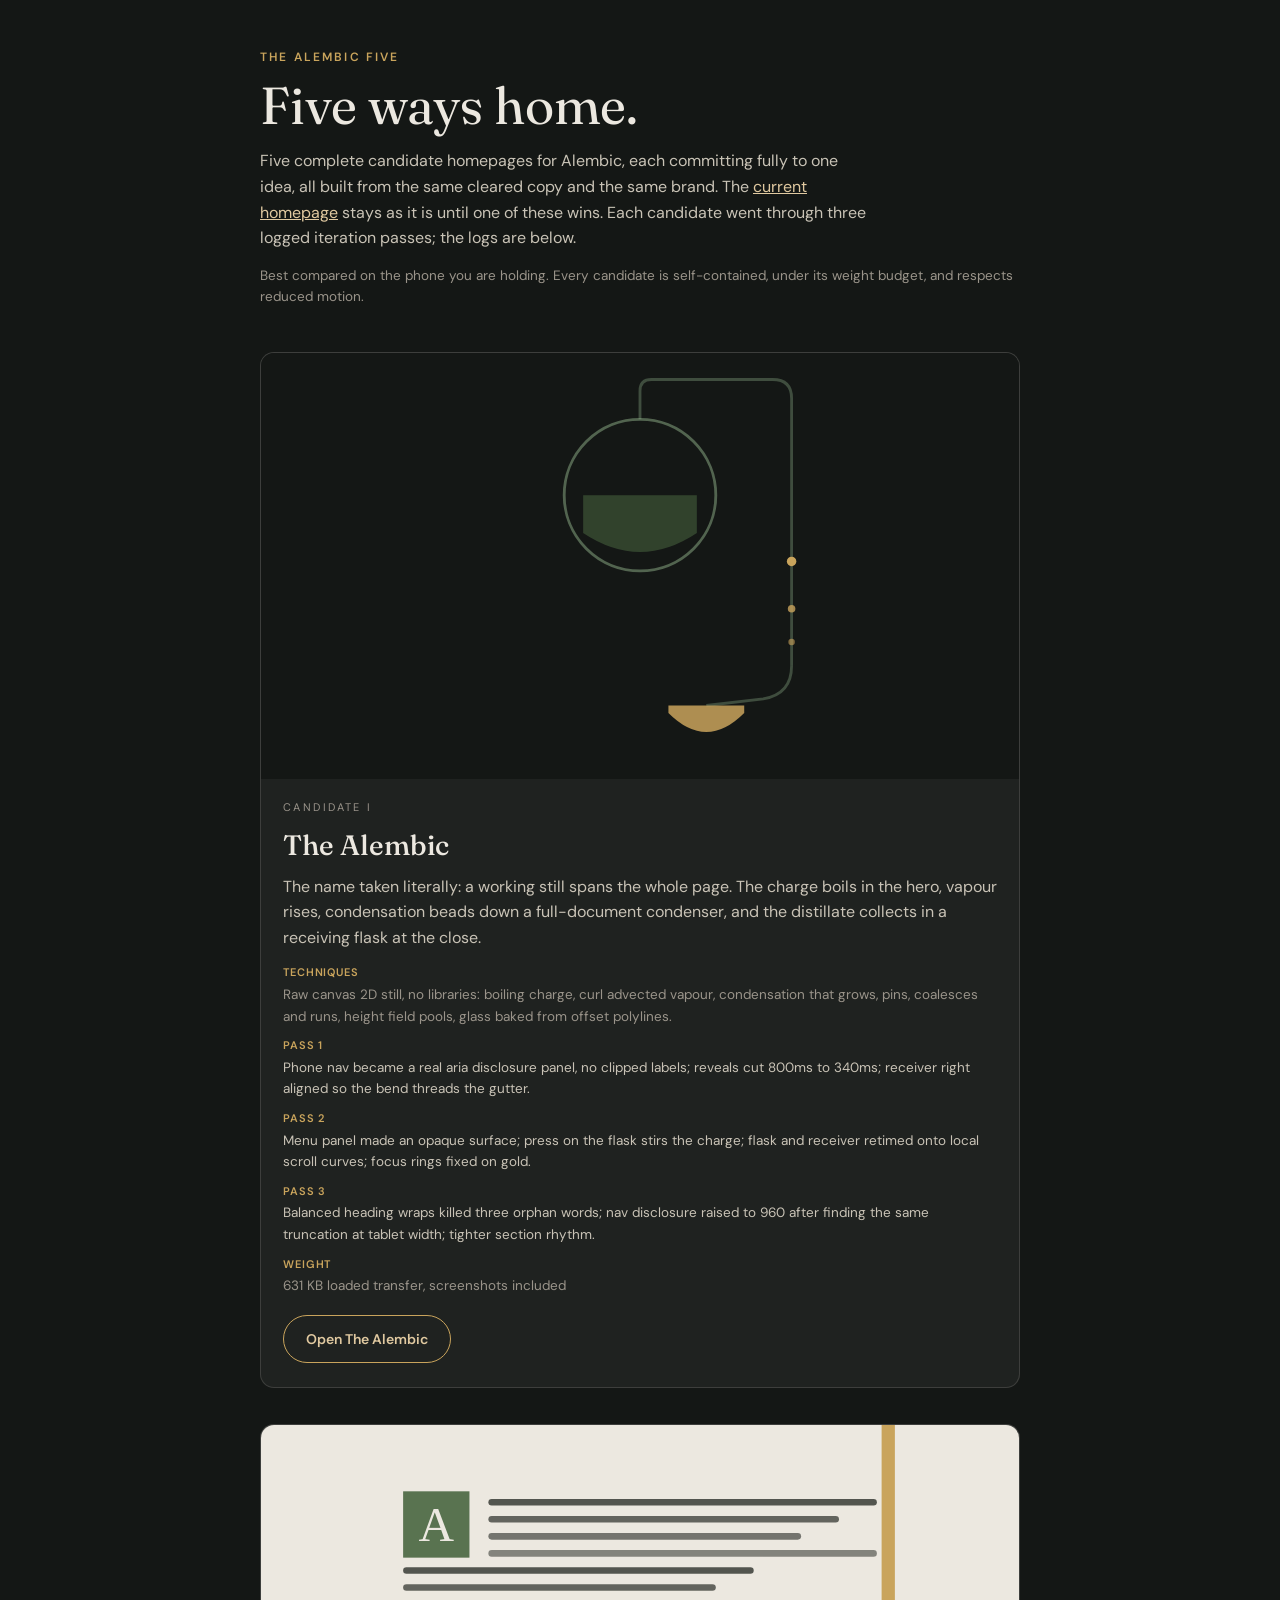
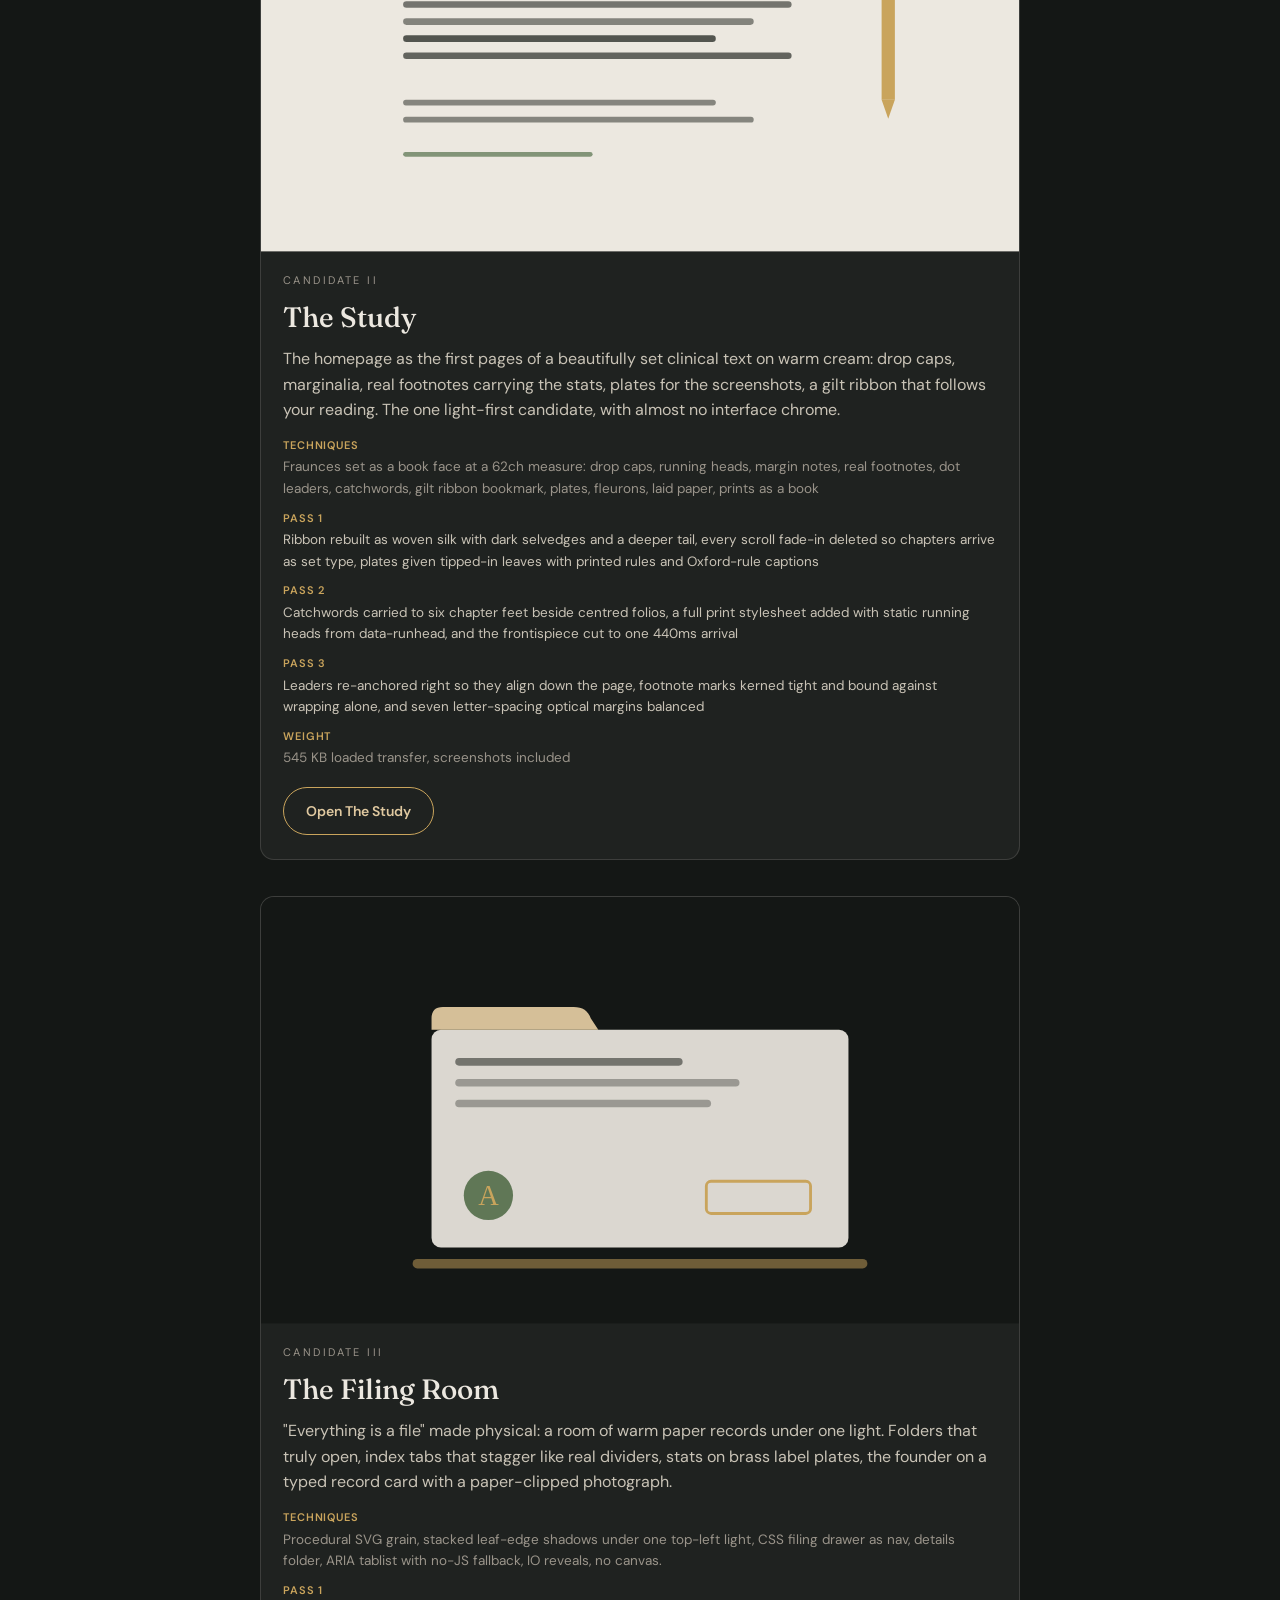
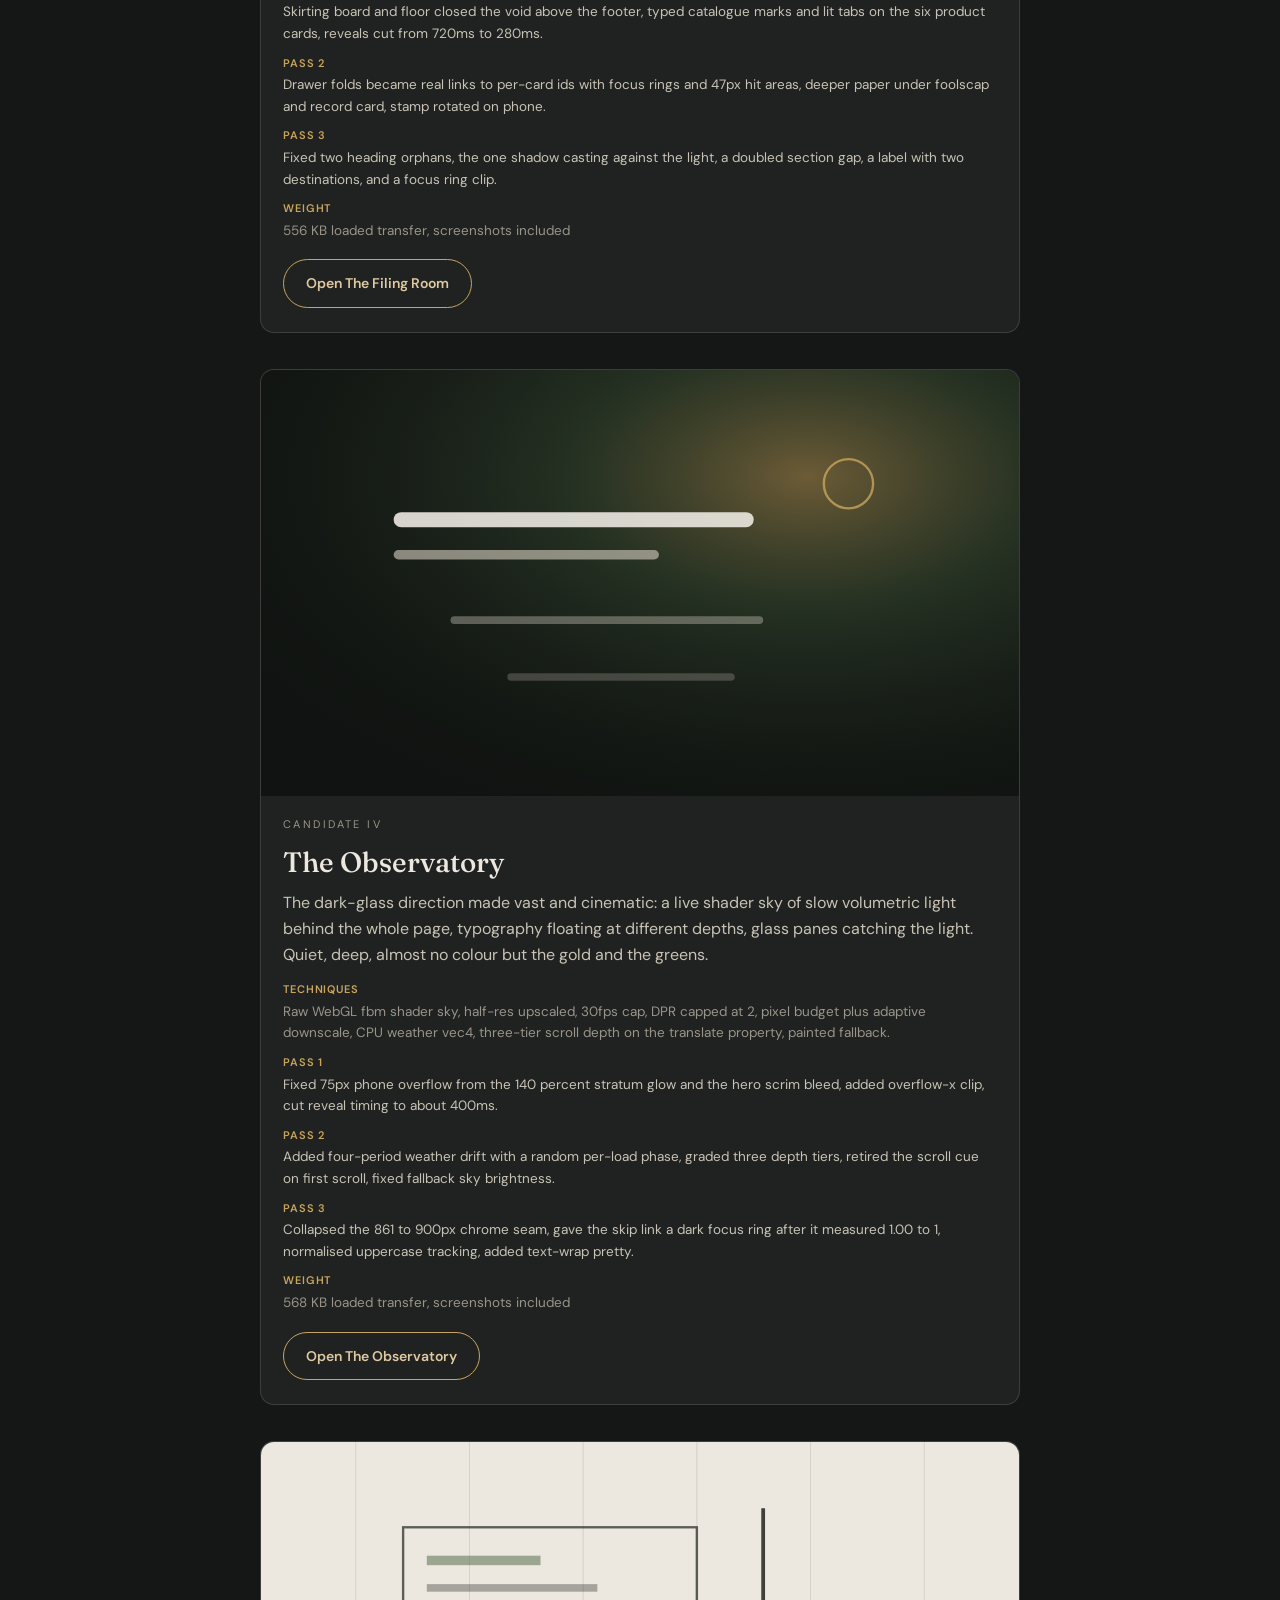
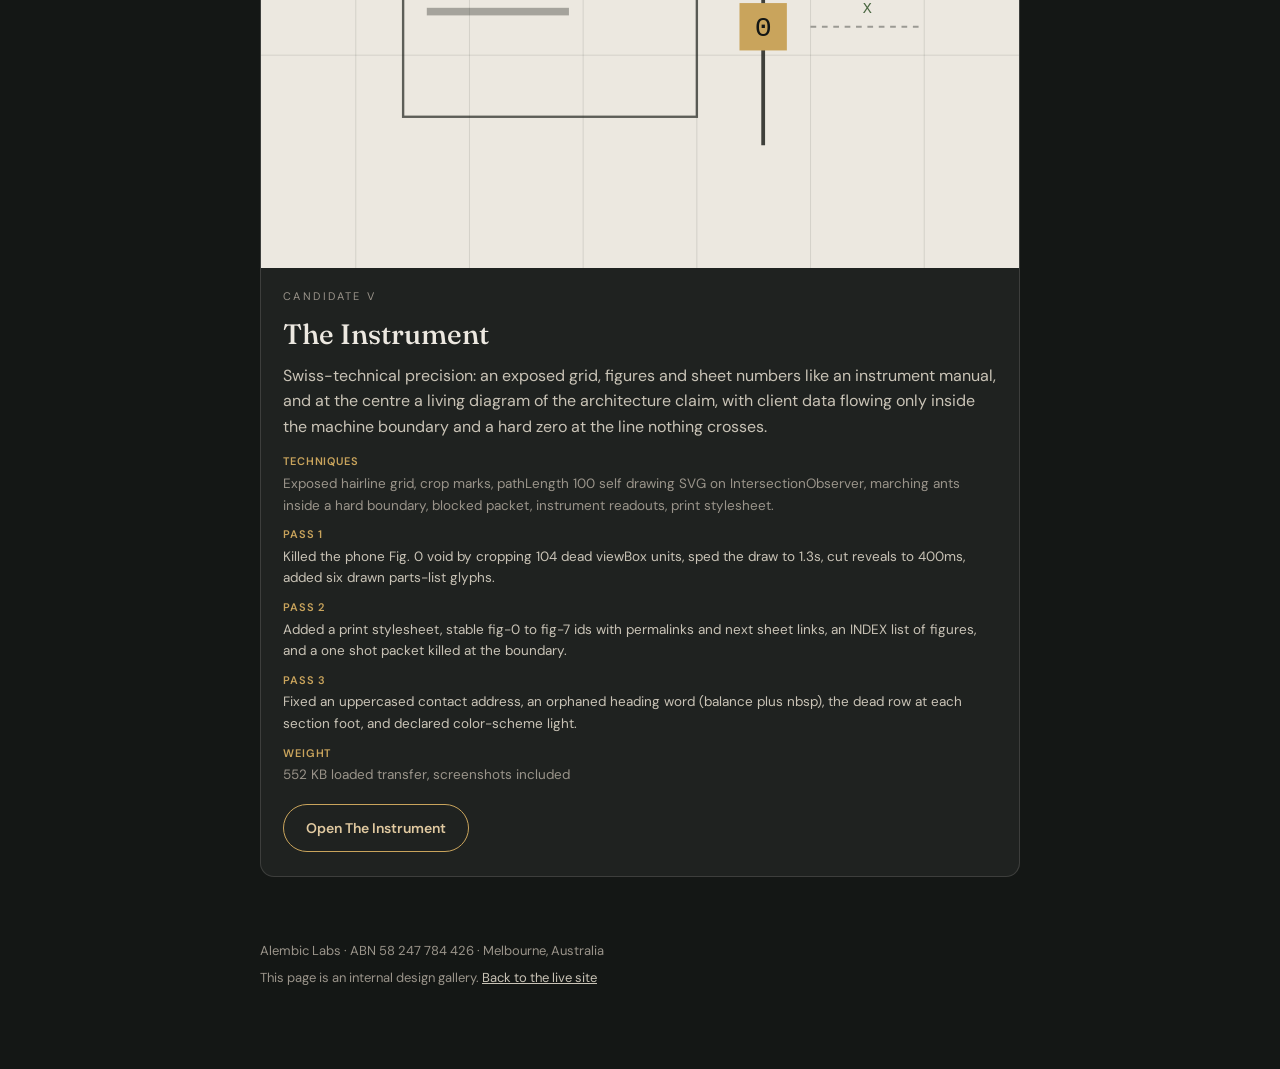
<file: designs/index.html>
<!doctype html>
<html lang="en-AU">
<head>
<meta charset="utf-8">
<meta name="viewport" content="width=device-width, initial-scale=1">
<title>The Alembic Five · Homepage design candidates</title>
<meta name="description" content="Five candidate homepage designs for alembiclabs.com.au, each committing fully to one idea. Compare them side by side and pick the winner.">
<meta name="robots" content="noindex">
<link rel="icon" href="/assets/favicon-64.png">
<link rel="apple-touch-icon" href="/assets/apple-touch-icon.png">
<link rel="stylesheet" href="/assets/fonts.css">
<meta name="theme-color" content="#141715">
<style>
  :root{
    --page:#141715; --page-2:#1a1d1b;
    --ink:#ece8e0; --ink-soft:#c9c3b6; --ink-muted:#9a948a;
    --green:#8fb28a; --green-deep:#4a6741;
    --gold:#c9a45c; --gold-soft:#e0c9a0;
    --glass:rgba(236,232,224,0.055); --glass-border:rgba(236,232,224,0.14);
    --serif:'Fraunces',Georgia,'Times New Roman',serif;
    --sans:'DM Sans',-apple-system,BlinkMacSystemFont,'Segoe UI',sans-serif;
  }
  *{box-sizing:border-box;margin:0}
  body{background:var(--page);color:var(--ink);font-family:var(--sans);line-height:1.6;padding:0 20px 80px}
  .wrap{max-width:760px;margin:0 auto}
  header.top{padding:48px 0 8px}
  .kicker{font-size:12px;letter-spacing:0.18em;text-transform:uppercase;color:var(--gold);font-weight:600}
  h1{font-family:var(--serif);font-weight:400;font-size:clamp(34px,7vw,52px);line-height:1.1;margin:10px 0 14px}
  .lede{color:var(--ink-soft);max-width:56ch}
  .lede a{color:var(--gold-soft)}
  .note{margin-top:14px;font-size:13.5px;color:var(--ink-muted)}
  .card{margin-top:36px;border:1px solid var(--glass-border);border-radius:14px;background:var(--glass);overflow:hidden}
  .plate{display:block;width:100%;height:auto}
  .card .body{padding:20px 22px 24px}
  .num{font-size:11px;letter-spacing:0.22em;color:var(--ink-muted);text-transform:uppercase}
  h2{font-family:var(--serif);font-weight:500;font-size:28px;margin:6px 0 2px}
  h2 a{color:var(--ink);text-decoration:none}
  h2 a:hover,h2 a:focus-visible{color:var(--gold-soft)}
  .dir{color:var(--ink-soft);margin-top:6px}
  dl{margin-top:14px;font-size:13.5px}
  dt{color:var(--gold);font-weight:600;letter-spacing:0.08em;text-transform:uppercase;font-size:11px;margin-top:10px}
  dd{color:var(--ink-muted);margin:2px 0 0}
  dd.pass{color:var(--ink-soft)}
  .open{display:inline-block;margin-top:18px;padding:12px 22px;border:1px solid var(--gold);border-radius:999px;color:var(--gold-soft);text-decoration:none;font-weight:600;font-size:14px;min-height:44px}
  .open:hover,.open:focus-visible{background:var(--gold);color:var(--page)}
  footer{margin-top:64px;font-size:13px;color:var(--ink-muted)}
  footer a{color:var(--ink-soft)}
  :focus-visible{outline:2px solid var(--gold);outline-offset:3px}
  @media (prefers-reduced-motion: reduce){*{transition:none !important;animation:none !important}}
</style>
</head>
<body>
<div class="wrap">
<header class="top">
  <p class="kicker">The Alembic Five</p>
  <h1>Five ways home.</h1>
  <p class="lede">Five complete candidate homepages for Alembic, each committing fully to one idea, all built from the same cleared copy and the same brand. The <a href="/">current homepage</a> stays as it is until one of these wins. Each candidate went through three logged iteration passes; the logs are below.</p>
  <p class="note">Best compared on the phone you are holding. Every candidate is self-contained, under its weight budget, and respects reduced motion.</p>
</header>
<article class="card" id="alembic">
  <a href="/designs/alembic/" aria-label="Open The Alembic"><svg class="plate" viewBox="0 0 800 450" xmlns="http://www.w3.org/2000/svg" role="img" aria-hidden="true"><rect width="800" height="450" fill="#141715"/><circle cx="400" cy="150" r="80" fill="none" stroke="#8fb28a" stroke-opacity="0.5" stroke-width="3"/><path d="M 400 70 L 400 40 Q 400 28 412 28 L 540 28 Q 560 28 560 48 L 560 330" fill="none" stroke="#8fb28a" stroke-opacity="0.35" stroke-width="3"/><path d="M 340 190 Q 400 230 460 190 L 460 150 L 340 150 Z" fill="#4a6741" fill-opacity="0.55"/><circle cx="560" cy="220" r="5" fill="#c9a45c"/><circle cx="560" cy="270" r="4" fill="#c9a45c" fill-opacity="0.8"/><circle cx="560" cy="305" r="3.4" fill="#c9a45c" fill-opacity="0.6"/><path d="M 560 330 Q 560 360 530 365 L 470 372" fill="none" stroke="#8fb28a" stroke-opacity="0.35" stroke-width="3"/><path d="M 430 380 Q 470 420 510 380 L 510 372 L 430 372 Z" fill="#c9a45c" fill-opacity="0.85"/></svg></a>
  <div class="body">
    <p class="num">Candidate I</p>
    <h2><a href="/designs/alembic/">The Alembic</a></h2>
    <p class="dir">The name taken literally: a working still spans the whole page. The charge boils in the hero, vapour rises, condensation beads down a full-document condenser, and the distillate collects in a receiving flask at the close.</p>
    <dl>
      <dt>Techniques</dt><dd>Raw canvas 2D still, no libraries: boiling charge, curl advected vapour, condensation that grows, pins, coalesces and runs, height field pools, glass baked from offset polylines.</dd>
      <dt>Pass 1</dt><dd class="pass" data-pass="1">Phone nav became a real aria disclosure panel, no clipped labels; reveals cut 800ms to 340ms; receiver right aligned so the bend threads the gutter.</dd>
      <dt>Pass 2</dt><dd class="pass" data-pass="2">Menu panel made an opaque surface; press on the flask stirs the charge; flask and receiver retimed onto local scroll curves; focus rings fixed on gold.</dd>
      <dt>Pass 3</dt><dd class="pass" data-pass="3">Balanced heading wraps killed three orphan words; nav disclosure raised to 960 after finding the same truncation at tablet width; tighter section rhythm.</dd>
      <dt>Weight</dt><dd>631 KB loaded transfer, screenshots included</dd>
    </dl>
    <a class="open" href="/designs/alembic/">Open The Alembic</a>
  </div>
</article>
<article class="card" id="study">
  <a href="/designs/study/" aria-label="Open The Study"><svg class="plate" viewBox="0 0 800 450" xmlns="http://www.w3.org/2000/svg" role="img" aria-hidden="true"><rect width="800" height="450" fill="#ece8e0"/><rect x="150" y="70" width="70" height="70" fill="#4a6741" fill-opacity="0.9"/><text x="185" y="122" font-family="Georgia,serif" font-size="52" fill="#ece8e0" text-anchor="middle">A</text><rect x="240" y="78" width="410" height="7" rx="3.5" fill="#21241f" fill-opacity="0.75"/><rect x="240" y="96" width="370" height="7" rx="3.5" fill="#21241f" fill-opacity="0.67"/><rect x="240" y="114" width="330" height="7" rx="3.5" fill="#21241f" fill-opacity="0.59"/><rect x="240" y="132" width="410" height="7" rx="3.5" fill="#21241f" fill-opacity="0.51"/><rect x="150" y="150" width="370" height="7" rx="3.5" fill="#21241f" fill-opacity="0.75"/><rect x="150" y="168" width="330" height="7" rx="3.5" fill="#21241f" fill-opacity="0.67"/><rect x="150" y="186" width="410" height="7" rx="3.5" fill="#21241f" fill-opacity="0.59"/><rect x="150" y="204" width="370" height="7" rx="3.5" fill="#21241f" fill-opacity="0.51"/><rect x="150" y="222" width="330" height="7" rx="3.5" fill="#21241f" fill-opacity="0.75"/><rect x="150" y="240" width="410" height="7" rx="3.5" fill="#21241f" fill-opacity="0.67"/><rect x="150" y="290" width="330" height="6" rx="3" fill="#21241f" fill-opacity="0.5"/><rect x="150" y="308" width="370" height="6" rx="3" fill="#21241f" fill-opacity="0.5"/><rect x="150" y="345" width="200" height="5" rx="2.5" fill="#4a6741" fill-opacity="0.65"/><rect x="655" y="0" width="14" height="290" fill="#c9a45c"/><path d="M 655 290 L 662 310 L 669 290 Z" fill="#c9a45c"/></svg></a>
  <div class="body">
    <p class="num">Candidate II</p>
    <h2><a href="/designs/study/">The Study</a></h2>
    <p class="dir">The homepage as the first pages of a beautifully set clinical text on warm cream: drop caps, marginalia, real footnotes carrying the stats, plates for the screenshots, a gilt ribbon that follows your reading. The one light-first candidate, with almost no interface chrome.</p>
    <dl>
      <dt>Techniques</dt><dd>Fraunces set as a book face at a 62ch measure: drop caps, running heads, margin notes, real footnotes, dot leaders, catchwords, gilt ribbon bookmark, plates, fleurons, laid paper, prints as a book</dd>
      <dt>Pass 1</dt><dd class="pass" data-pass="1">Ribbon rebuilt as woven silk with dark selvedges and a deeper tail, every scroll fade-in deleted so chapters arrive as set type, plates given tipped-in leaves with printed rules and Oxford-rule captions</dd>
      <dt>Pass 2</dt><dd class="pass" data-pass="2">Catchwords carried to six chapter feet beside centred folios, a full print stylesheet added with static running heads from data-runhead, and the frontispiece cut to one 440ms arrival</dd>
      <dt>Pass 3</dt><dd class="pass" data-pass="3">Leaders re-anchored right so they align down the page, footnote marks kerned tight and bound against wrapping alone, and seven letter-spacing optical margins balanced</dd>
      <dt>Weight</dt><dd>545 KB loaded transfer, screenshots included</dd>
    </dl>
    <a class="open" href="/designs/study/">Open The Study</a>
  </div>
</article>
<article class="card" id="filing-room">
  <a href="/designs/filing-room/" aria-label="Open The Filing Room"><svg class="plate" viewBox="0 0 800 450" xmlns="http://www.w3.org/2000/svg" role="img" aria-hidden="true"><rect width="800" height="450" fill="#141715"/><rect x="180" y="140" width="440" height="230" rx="10" fill="#ece8e0" fill-opacity="0.92"/><path d="M 180 160 L 180 128 Q 180 116 192 116 L 330 116 Q 344 116 348 128 L 356 140 L 180 140 Z" fill="#e0c9a0" fill-opacity="0.95"/><rect x="205" y="170" width="240" height="8" rx="4" fill="#21241f" fill-opacity="0.55"/><rect x="205" y="192" width="300" height="8" rx="4" fill="#21241f" fill-opacity="0.35"/><rect x="205" y="214" width="270" height="8" rx="4" fill="#21241f" fill-opacity="0.35"/><rect x="470" y="300" width="110" height="34" rx="5" fill="none" stroke="#c9a45c" stroke-width="3"/><circle cx="240" cy="315" r="26" fill="#4a6741" fill-opacity="0.85"/><text x="240" y="325" font-family="Georgia,serif" font-size="30" fill="#c9a45c" text-anchor="middle">A</text><rect x="160" y="382" width="480" height="10" rx="5" fill="#c9a45c" fill-opacity="0.5"/></svg></a>
  <div class="body">
    <p class="num">Candidate III</p>
    <h2><a href="/designs/filing-room/">The Filing Room</a></h2>
    <p class="dir">"Everything is a file" made physical: a room of warm paper records under one light. Folders that truly open, index tabs that stagger like real dividers, stats on brass label plates, the founder on a typed record card with a paper-clipped photograph.</p>
    <dl>
      <dt>Techniques</dt><dd>Procedural SVG grain, stacked leaf-edge shadows under one top-left light, CSS filing drawer as nav, details folder, ARIA tablist with no-JS fallback, IO reveals, no canvas.</dd>
      <dt>Pass 1</dt><dd class="pass" data-pass="1">Skirting board and floor closed the void above the footer, typed catalogue marks and lit tabs on the six product cards, reveals cut from 720ms to 280ms.</dd>
      <dt>Pass 2</dt><dd class="pass" data-pass="2">Drawer folds became real links to per-card ids with focus rings and 47px hit areas, deeper paper under foolscap and record card, stamp rotated on phone.</dd>
      <dt>Pass 3</dt><dd class="pass" data-pass="3">Fixed two heading orphans, the one shadow casting against the light, a doubled section gap, a label with two destinations, and a focus ring clip.</dd>
      <dt>Weight</dt><dd>556 KB loaded transfer, screenshots included</dd>
    </dl>
    <a class="open" href="/designs/filing-room/">Open The Filing Room</a>
  </div>
</article>
<article class="card" id="observatory">
  <a href="/designs/observatory/" aria-label="Open The Observatory"><svg class="plate" viewBox="0 0 800 450" xmlns="http://www.w3.org/2000/svg" role="img" aria-hidden="true"><rect width="800" height="450" fill="#101311"/><defs><radialGradient id="sky" cx="0.72" cy="0.25" r="0.9"><stop offset="0" stop-color="#c9a45c" stop-opacity="0.5"/><stop offset="0.35" stop-color="#4a6741" stop-opacity="0.35"/><stop offset="1" stop-color="#141715" stop-opacity="0"/></radialGradient></defs><rect width="800" height="450" fill="url(#sky)"/><rect x="140" y="150" width="380" height="16" rx="8" fill="#ece8e0" fill-opacity="0.9"/><rect x="140" y="190" width="280" height="10" rx="5" fill="#c9c3b6" fill-opacity="0.65"/><rect x="200" y="260" width="330" height="8" rx="4" fill="#c9c3b6" fill-opacity="0.4"/><rect x="260" y="320" width="240" height="8" rx="4" fill="#c9c3b6" fill-opacity="0.25"/><circle cx="620" cy="120" r="26" fill="none" stroke="#c9a45c" stroke-opacity="0.8" stroke-width="2.5"/></svg></a>
  <div class="body">
    <p class="num">Candidate IV</p>
    <h2><a href="/designs/observatory/">The Observatory</a></h2>
    <p class="dir">The dark-glass direction made vast and cinematic: a live shader sky of slow volumetric light behind the whole page, typography floating at different depths, glass panes catching the light. Quiet, deep, almost no colour but the gold and the greens.</p>
    <dl>
      <dt>Techniques</dt><dd>Raw WebGL fbm shader sky, half-res upscaled, 30fps cap, DPR capped at 2, pixel budget plus adaptive downscale, CPU weather vec4, three-tier scroll depth on the translate property, painted fallback.</dd>
      <dt>Pass 1</dt><dd class="pass" data-pass="1">Fixed 75px phone overflow from the 140 percent stratum glow and the hero scrim bleed, added overflow-x clip, cut reveal timing to about 400ms.</dd>
      <dt>Pass 2</dt><dd class="pass" data-pass="2">Added four-period weather drift with a random per-load phase, graded three depth tiers, retired the scroll cue on first scroll, fixed fallback sky brightness.</dd>
      <dt>Pass 3</dt><dd class="pass" data-pass="3">Collapsed the 861 to 900px chrome seam, gave the skip link a dark focus ring after it measured 1.00 to 1, normalised uppercase tracking, added text-wrap pretty.</dd>
      <dt>Weight</dt><dd>568 KB loaded transfer, screenshots included</dd>
    </dl>
    <a class="open" href="/designs/observatory/">Open The Observatory</a>
  </div>
</article>
<article class="card" id="instrument">
  <a href="/designs/instrument/" aria-label="Open The Instrument"><svg class="plate" viewBox="0 0 800 450" xmlns="http://www.w3.org/2000/svg" role="img" aria-hidden="true"><rect width="800" height="450" fill="#ece8e0"/><line x1="100" y1="0" x2="100" y2="450" stroke="#21241f" stroke-opacity="0.12" stroke-width="1"/><line x1="220" y1="0" x2="220" y2="450" stroke="#21241f" stroke-opacity="0.12" stroke-width="1"/><line x1="340" y1="0" x2="340" y2="450" stroke="#21241f" stroke-opacity="0.12" stroke-width="1"/><line x1="460" y1="0" x2="460" y2="450" stroke="#21241f" stroke-opacity="0.12" stroke-width="1"/><line x1="580" y1="0" x2="580" y2="450" stroke="#21241f" stroke-opacity="0.12" stroke-width="1"/><line x1="700" y1="0" x2="700" y2="450" stroke="#21241f" stroke-opacity="0.12" stroke-width="1"/><line x1="0" y1="225" x2="800" y2="225" stroke="#21241f" stroke-opacity="0.12" stroke-width="1"/><rect x="150" y="90" width="310" height="200" fill="none" stroke="#21241f" stroke-opacity="0.7" stroke-width="2.5"/><line x1="530" y1="70" x2="530" y2="320" stroke="#21241f" stroke-opacity="0.85" stroke-width="4"/><rect x="505" y="170" width="50" height="50" fill="#c9a45c"/><text x="530" y="205" font-family="Menlo,monospace" font-size="30" fill="#141715" text-anchor="middle">0</text><line x1="580" y1="195" x2="700" y2="195" stroke="#21241f" stroke-opacity="0.4" stroke-width="2" stroke-dasharray="6 6"/><text x="640" y="180" font-family="Menlo,monospace" font-size="16" fill="#4a6741" text-anchor="middle">X</text><rect x="175" y="120" width="120" height="10" fill="#4a6741" fill-opacity="0.5"/><rect x="175" y="150" width="180" height="8" fill="#21241f" fill-opacity="0.35"/><rect x="175" y="175" width="150" height="8" fill="#21241f" fill-opacity="0.35"/></svg></a>
  <div class="body">
    <p class="num">Candidate V</p>
    <h2><a href="/designs/instrument/">The Instrument</a></h2>
    <p class="dir">Swiss-technical precision: an exposed grid, figures and sheet numbers like an instrument manual, and at the centre a living diagram of the architecture claim, with client data flowing only inside the machine boundary and a hard zero at the line nothing crosses.</p>
    <dl>
      <dt>Techniques</dt><dd>Exposed hairline grid, crop marks, pathLength 100 self drawing SVG on IntersectionObserver, marching ants inside a hard boundary, blocked packet, instrument readouts, print stylesheet.</dd>
      <dt>Pass 1</dt><dd class="pass" data-pass="1">Killed the phone Fig. 0 void by cropping 104 dead viewBox units, sped the draw to 1.3s, cut reveals to 400ms, added six drawn parts-list glyphs.</dd>
      <dt>Pass 2</dt><dd class="pass" data-pass="2">Added a print stylesheet, stable fig-0 to fig-7 ids with permalinks and next sheet links, an INDEX list of figures, and a one shot packet killed at the boundary.</dd>
      <dt>Pass 3</dt><dd class="pass" data-pass="3">Fixed an uppercased contact address, an orphaned heading word (balance plus nbsp), the dead row at each section foot, and declared color-scheme light.</dd>
      <dt>Weight</dt><dd>552 KB loaded transfer, screenshots included</dd>
    </dl>
    <a class="open" href="/designs/instrument/">Open The Instrument</a>
  </div>
</article>
<footer>
  <p>Alembic Labs · ABN 58 247 784 426 · Melbourne, Australia</p>
  <p style="margin-top:6px">This page is an internal design gallery. <a href="/">Back to the live site</a></p>
</footer>
</div>
</body>
</html>
</file>
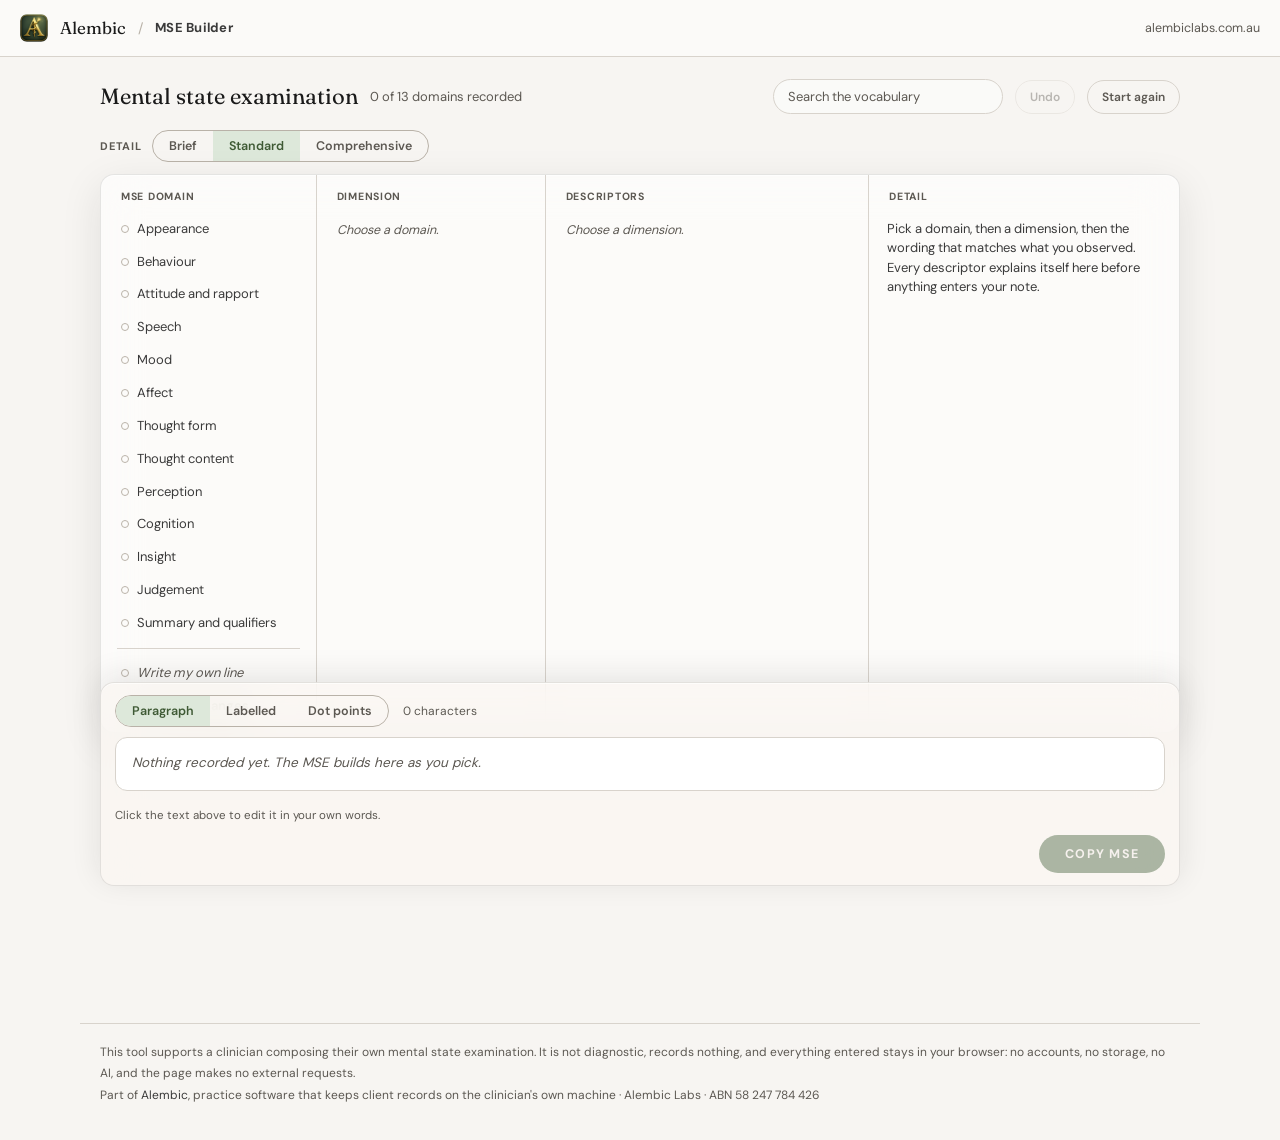
<file: mse/index.html>
<!doctype html>
<html lang="en-AU">
<head>
<meta charset="utf-8">
<meta name="viewport" content="width=device-width, initial-scale=1, viewport-fit=cover">
<title>MSE Builder · Alembic</title>
<meta name="description" content="A free tool for composing a mental state examination from a curated clinical vocabulary. Runs entirely in your browser; nothing is stored or sent anywhere.">
<meta name="theme-color" media="(prefers-color-scheme: dark)" content="#141714">
<meta name="theme-color" media="(prefers-color-scheme: light)" content="#f7f5f2">
<meta property="og:type" content="website">
<meta property="og:title" content="The MSE Builder · free, by Alembic">
<meta property="og:description" content="Compose a mental state examination from a curated clinical vocabulary. Runs entirely in your browser; nothing is stored or sent anywhere.">
<meta property="og:image" content="https://rightin2.github.io/alembic-website/assets/alembic-icon-1024.png">
<meta property="og:url" content="https://rightin2.github.io/alembic-website/mse/">
<meta name="twitter:card" content="summary">
<link rel="icon" type="image/png" sizes="64x64" href="../assets/favicon-64.png">
<link rel="apple-touch-icon" href="../assets/apple-touch-icon.png">
<link rel="stylesheet" href="../assets/fonts.css">
<style>
:root{
  --bg:#141714; --panel:#1e211e; --panel2:#252924; --panel3:#2c312b;
  --border:#343a33; --border-strong:#4a514a;
  --ink:#eceae4; --ink2:#c9cec6; --muted:#8b918a;
  --accent:#8fb287; --accent-soft:#31402f; --accent-text:#a7c79e; --on-accent:#12180f;
  --danger:#e06b63;
  --r1:8px; --r2:12px;
  --font:'DM Sans',-apple-system,BlinkMacSystemFont,'Segoe UI',sans-serif;
  --serif:'Fraunces',Georgia,serif;
  --mono:ui-monospace,SFMono-Regular,Menlo,monospace;
}
/* Light palette, full per-theme set per the app's theming convention */
@media (prefers-color-scheme: light){
  :root{
    --bg:#f7f5f2; --panel:#ffffff; --panel2:#fafaf8; --panel3:#f0ece4;
    --border:#d8d3cc; --border-strong:#b9b2a8;
    --ink:#1a1a1a; --ink2:#3a3a3a; --muted:#5c5852;
    --accent:#4a6741; --accent-soft:#dde8da; --accent-text:#3f5a35; --on-accent:#f0ece6;
    --danger:#c8392f;
  }
}
*{margin:0;padding:0;box-sizing:border-box;-webkit-tap-highlight-color:transparent}
html,body{background:var(--bg)}
body{font-family:var(--font); color:var(--ink); font-size:14px; line-height:1.5; min-height:100vh}
#bgfx{position:fixed; inset:0; z-index:-1; pointer-events:none;
  background:
    radial-gradient(ellipse 800px 560px at 10% 4%, rgba(143,178,135,0.10), transparent 62%),
    radial-gradient(ellipse 760px 560px at 90% 40%, rgba(201,164,92,0.06), transparent 60%),
    radial-gradient(ellipse 800px 620px at 20% 96%, rgba(143,178,135,0.07), transparent 62%),
    linear-gradient(180deg, #161915 0%, #141714 60%, #111411 100%)}
@media (prefers-color-scheme: light){
  #bgfx{background:
    radial-gradient(ellipse 800px 560px at 10% 4%, rgba(74,103,65,0.08), transparent 62%),
    radial-gradient(ellipse 760px 560px at 90% 40%, rgba(181,109,43,0.05), transparent 60%),
    radial-gradient(ellipse 800px 620px at 20% 96%, rgba(74,103,65,0.05), transparent 62%),
    linear-gradient(180deg, #faf7f2 0%, #f7f5f2 60%, #f2ece1 100%)}
}
a{color:var(--accent-text)}
:focus-visible{outline:2px solid var(--accent); outline-offset:2px; border-radius:4px}
button{font-family:inherit; color:inherit; background:none; border:none; cursor:pointer; font-size:inherit; text-align:left}

/* top bar */
.bar{display:flex; align-items:center; gap:12px; padding:14px 20px; border-bottom:1px solid var(--border)}
.bar img{width:28px; height:28px; border-radius:7px}
.bar .name{font-family:var(--serif); font-size:17px}
.bar .divider{color:var(--border-strong)}
.bar .tool{font-weight:700; font-size:13px; letter-spacing:.02em; color:var(--ink2)}
.bar .home{margin-left:auto; font-size:12.5px; color:var(--muted); text-decoration:none}
.bar .home:hover{color:var(--ink2)}

.page{max-width:1120px; margin:0 auto; padding:22px 20px 40px}
.head{display:flex; align-items:center; gap:12px; flex-wrap:wrap; margin-bottom:16px}
.head h1{font-family:var(--serif); font-weight:400; font-size:22px}
.head .count{color:var(--muted); font-size:13px}
.head .spacer{flex:1}
.search-wrap{position:relative}
.search-wrap input{
  width:230px; max-width:56vw; background:var(--panel2); color:var(--ink);
  border:1px solid var(--border); border-radius:999px; padding:8px 14px;
  font-family:inherit; font-size:13px;
}
.search-wrap input:focus{border-color:var(--accent); outline:none}
.search-wrap input::placeholder{color:var(--muted)}
.search-results{
  position:absolute; top:calc(100% + 6px); right:0; z-index:80; width:min(420px, 86vw);
  background:rgba(30,33,30,0.92); -webkit-backdrop-filter:blur(28px) saturate(160%); backdrop-filter:blur(28px) saturate(160%);
  border:1px solid var(--border-strong); border-radius:12px; padding:6px;
  box-shadow:0 16px 48px rgba(0,0,0,0.45); max-height:340px; overflow-y:auto;
}
.search-results button{
  display:block; width:100%; padding:9px 11px; border-radius:8px; font-size:13px; color:var(--ink2); line-height:1.4;
}
.search-results button:hover,.search-results button:focus{background:rgba(255,255,255,0.07); color:var(--ink)}
.search-results .path{display:block; font-size:10.5px; color:var(--muted); letter-spacing:.03em; text-transform:uppercase; margin-bottom:1px}
.search-results .none{padding:10px 12px; color:var(--muted); font-size:12.5px; font-style:italic}
.clear-btn{
  font-size:12px; font-weight:600; color:var(--muted); border:1px solid var(--border);
  border-radius:999px; padding:8px 14px; transition:color .15s ease, border-color .15s ease;
}
.clear-btn:hover{color:var(--ink2); border-color:var(--border-strong)}
.clear-btn.armed{color:var(--danger); border-color:var(--danger)}
.clear-btn[disabled]{opacity:.4; cursor:default}
.row .pick-count{margin-left:auto; font-size:10.5px; color:var(--accent-text); background:var(--accent-soft);
  border-radius:999px; padding:1px 7px; flex:none; align-self:center; font-variant-numeric:tabular-nums}
.row .own-mark{margin-left:auto; flex:none; align-self:center; color:var(--accent-text); font-size:11px; font-style:italic}
@media(max-width:559px){
  .search-results{left:0; right:auto}
  .sheet::before{content:""; display:block; width:38px; height:4px; border-radius:2px;
    background:var(--border-strong); margin:0 auto 12px}
}

/* cascade */
.cascade{border:1px solid rgba(236,234,228,0.10); border-radius:14px; overflow:hidden;
  background:rgba(30,33,30,0.62);
  -webkit-backdrop-filter:blur(22px) saturate(150%); backdrop-filter:blur(22px) saturate(150%);
  box-shadow:0 12px 40px rgba(0,0,0,0.30), inset 0 1px 0 rgba(236,234,228,0.07)}
.cols{display:grid; grid-template-columns:minmax(148px,0.80fr) minmax(150px,0.85fr) minmax(196px,1.20fr) minmax(200px,1.15fr)}
.cols.three{grid-template-columns:minmax(150px,1fr) minmax(180px,1.25fr) minmax(180px,1.15fr)}
.col{padding:10px; border-right:1px solid var(--border); display:flex; flex-direction:column; min-width:0}
.col:last-child{border-right:none}
.col-label{font-size:10.5px; font-weight:700; letter-spacing:.07em; text-transform:uppercase; color:var(--muted); padding:4px 10px 8px; flex:none}
.col-scroll{overflow-y:auto; min-height:0}
.row{
  display:flex; align-items:flex-start; gap:8px; width:100%;
  padding:7px 10px; border-radius:var(--r1); font-size:13px; line-height:1.45; color:var(--ink2);
  min-height:32px;
}
.row:hover{background:rgba(255,255,255,0.055)}
.row:active{background:rgba(255,255,255,0.09)}
.row.open{background:var(--panel3); color:var(--ink)}
.row .dot{width:8px; height:8px; border-radius:50%; background:transparent; border:1px solid var(--border-strong); flex:none; margin-top:5px}
.row .dot.on{background:var(--accent); border-color:var(--accent)}
.row .dot.risk.on{background:var(--danger); border-color:var(--danger)}
.row .tick{
  width:13px; height:13px; flex:none; margin-top:3px;
  border:1.5px solid var(--border-strong); border-radius:3px; position:relative;
}
.row .tick.round{border-radius:50%}
.row .tick.on{background:var(--accent); border-color:var(--accent)}
.row .tick.on::after{
  content:""; position:absolute; left:3px; top:0.5px; width:4px; height:7px;
  border:solid var(--on-accent); border-width:0 2px 2px 0; transform:rotate(40deg);
}
.row .txt{min-width:0}
.own-sep{border-top:1px solid var(--border); margin:8px 6px}
.row.own{color:var(--muted); font-style:italic}
.row.own.open{color:var(--ink)}
.row.quick{color:var(--accent-text); font-weight:600}
.row.quick:hover{background:var(--accent-soft)}
.empty-hint{color:var(--muted); font-size:12.5px; padding:8px 10px; font-style:italic}

/* explain panel */
.explain{padding:6px 8px; display:flex; flex-direction:column; gap:10px; font-size:13px}
.explain .what{font-size:10.5px; font-weight:700; letter-spacing:.07em; text-transform:uppercase; color:var(--muted)}
.explain .term{font-size:14.5px; color:var(--ink); font-weight:600}
.badge{display:inline-block; font-size:10px; font-weight:700; letter-spacing:.06em; text-transform:uppercase;
  color:var(--accent-text); background:var(--accent-soft); border-radius:999px; padding:2px 8px; margin-left:8px; vertical-align:1px}
.explain .desc{color:var(--ink2)}
.explain textarea{
  width:100%; min-height:64px; resize:vertical; background:var(--panel2); color:var(--ink);
  border:1px solid var(--border); border-radius:var(--r1); padding:8px 10px; font-family:inherit; font-size:13px; line-height:1.5;
}
.explain textarea:focus{border-color:var(--accent); outline:none}
.btn-row{display:flex; gap:8px; flex-wrap:wrap}
.b{
  padding:7px 14px; border-radius:var(--r1); font-size:12.5px; font-weight:600;
  border:1px solid var(--border-strong); color:var(--ink2); background:var(--panel2);
  transition:background .15s ease, color .15s ease;
}
.b:hover{background:var(--panel3); color:var(--ink)}
.b.primary{background:var(--accent); border-color:var(--accent); color:var(--on-accent)}
.b.primary:hover{filter:brightness(1.08)}
.b.danger{border-color:var(--danger); color:var(--danger)}
.hint{color:var(--muted); font-size:11.5px; line-height:1.5}

/* output */
.output{margin-top:16px; display:flex; flex-direction:column; gap:10px}
@media(min-width:560px) and (min-height:700px){
  .output{
    position:sticky; bottom:14px; z-index:40;
    background:rgba(22,25,22,0.78);
    -webkit-backdrop-filter:blur(22px) saturate(160%); backdrop-filter:blur(22px) saturate(160%);
    border:1px solid rgba(236,234,228,0.10); border-radius:14px; padding:12px 14px;
    box-shadow:0 -6px 30px rgba(0,0,0,0.30), inset 0 1px 0 rgba(236,234,228,0.06);
  }
}
.out-controls{display:flex; align-items:center; gap:14px; flex-wrap:wrap}
.seg{display:inline-flex; border:1px solid var(--border-strong); border-radius:999px; overflow:hidden}
.seg button{padding:7px 16px; font-size:12.5px; font-weight:600; color:var(--muted)}
.seg button.on{background:var(--accent-soft); color:var(--accent-text)}
.chars{font-size:12px; color:var(--muted); font-variant-numeric:tabular-nums}
.preview{
  border:1px solid var(--border); border-radius:var(--r2); background:var(--panel);
  padding:14px 16px; font-size:13.5px; line-height:1.6; color:var(--ink2);
  white-space:pre-wrap; min-height:54px; max-height:180px; overflow-y:auto;
}
.preview.placeholder{font-style:italic; color:var(--muted)}
.preview[data-editable="1"]{cursor:text}

/* the detail level: one segmented control above the cascade */
.detail-row{display:flex; align-items:center; gap:10px; flex-wrap:wrap; margin:0 0 12px}
.detail-lab{font-size:11px; font-weight:700; letter-spacing:.07em; text-transform:uppercase; color:var(--muted)}

/* the preview, editable in place */
.pv-edit{border:1px solid var(--border); border-radius:var(--r2); background:var(--panel); padding:14px 16px}
.pv-edit textarea{width:100%; box-sizing:border-box; padding:8px 10px;
  font:400 13.5px/1.6 inherit; color:var(--ink); background:var(--panel2);
  border:1px solid var(--border); border-radius:var(--r1); resize:vertical}
.pv-edit textarea:focus{border-color:var(--accent); outline:none}
.pv-mark{display:inline-block; padding:2px 8px; border-radius:999px; font-size:10.5px; font-weight:700;
  letter-spacing:.05em; text-transform:uppercase; background:var(--accent-soft); color:var(--accent-text)}
.copy-row{display:flex; justify-content:flex-end}
.copy{
  padding:11px 26px; border-radius:999px; font-size:12.5px; font-weight:700; letter-spacing:.1em; text-transform:uppercase;
  background:var(--accent); color:var(--on-accent); border:none; transition:filter .15s ease;
}
.copy:hover{filter:brightness(1.08)}
.copy[disabled]{opacity:.45; cursor:default; filter:none}

/* footer */
.foot{max-width:1120px; margin:30px auto 0; padding:18px 20px 34px; border-top:1px solid var(--border);
  font-size:12px; color:var(--muted); line-height:1.8}
.foot a{color:var(--ink2); text-decoration:none}
.foot a:hover{color:var(--ink)}

/* ------- phone drill-down ------- */
.crumbs{display:none}
.sheet-scrim{display:none}
/* iOS zooms into any focused control under 16px; keep form controls at 16 on touch layouts */
@media(max-width:699px), (pointer:coarse){
  .explain textarea, select{font-size:16px !important}
  .b{min-height:44px; display:inline-flex; align-items:center}
  .seg button{min-height:44px}
  .copy{min-height:44px}
}
@media(max-width:559px){
  body{font-size:15px}
  .page{padding:16px 14px 200px}
  .cols,.cols.three{display:block}
  .col{border-right:none; padding:6px}
  .col-label{display:none}
  .row{min-height:44px; padding:11px 12px; font-size:14.5px; align-items:center}
  .row .dot,.row .tick{margin-top:0}
  .crumbs{display:flex; flex-wrap:wrap; gap:6px; align-items:center; padding:10px 12px; border-bottom:1px solid var(--border); font-size:12.5px; color:var(--muted)}
  .crumbs button{color:var(--accent-text); font-size:12.5px; padding:4px 2px; min-height:0}
  .crumbs .sep{color:var(--border-strong)}
  .output{position:fixed; left:0; right:0; bottom:0; margin:0; padding:10px 14px calc(10px + env(safe-area-inset-bottom));
    background:var(--panel); border-top:1px solid var(--border-strong); box-shadow:0 -12px 30px rgba(0,0,0,.4); z-index:50}
  .preview{max-height:56px; padding:8px 12px; font-size:12.5px}
  .out-controls{gap:8px; justify-content:space-between}
  .seg button{padding:8px 12px; font-size:12px}
  .output{gap:8px}
  .copy-row .copy{padding:10px 20px; min-height:44px}
  .sheet-scrim{display:block; position:fixed; inset:0; background:rgba(0,0,0,.5); z-index:60; opacity:0; pointer-events:none; transition:opacity .25s ease}
  .sheet-scrim.open{opacity:1; pointer-events:auto}
  .sheet{position:fixed; left:0; right:0; bottom:0; z-index:61; background:var(--panel2);
    border-radius:16px 16px 0 0; border-top:1px solid var(--border-strong);
    padding:16px 16px calc(20px + env(safe-area-inset-bottom)); max-height:72vh; overflow-y:auto;
    transform:translateY(105%); transition:transform .3s cubic-bezier(0.16,1,0.3,1)}
  .sheet.open{transform:none}
  .sheet .b{min-height:44px}
  .foot{padding-bottom:150px}
}
@media (prefers-reduced-motion: reduce){*{transition:none !important}}
/* light-theme component surfaces; kept LAST so they outrank every base rule */
@media (prefers-color-scheme: light){
  .cascade{background:rgba(255,255,255,0.62); border-color:rgba(26,26,26,0.10);
    box-shadow:0 12px 40px rgba(26,26,26,0.10), inset 0 1px 0 rgba(255,255,255,0.6)}
  .row:hover{background:rgba(26,26,26,0.045)}
  .row:active{background:rgba(26,26,26,0.08)}
  .search-results{background:rgba(255,255,255,0.92); box-shadow:0 16px 48px rgba(26,26,26,0.18)}
  .search-results button:hover,.search-results button:focus{background:rgba(26,26,26,0.05)}
  .bar{background:rgba(255,255,255,0.5)}
}
@media (prefers-color-scheme: light) and (min-width:560px) and (min-height:700px){
  .output{background:rgba(250,247,242,0.78); border-color:rgba(26,26,26,0.10);
    box-shadow:0 -6px 30px rgba(26,26,26,0.10), inset 0 1px 0 rgba(255,255,255,0.6)}
}
@media (prefers-color-scheme: light) and (max-width:559px){
  .output{background:var(--panel); border-top-color:var(--border-strong);
    box-shadow:0 -12px 30px rgba(26,26,26,0.12)}
  .sheet{background:var(--panel2)}
}
</style>
</head>
<body>

<div id="bgfx" aria-hidden="true"></div>

<header class="bar">
  <img src="../assets/alembic-mark-256.png" alt="">
  <span class="name">Alembic</span>
  <span class="divider">/</span>
  <span class="tool">MSE Builder</span>
  <a class="home" href="../">alembiclabs.com.au</a>
</header>

<main class="page">
  <div class="head">
    <h1>Mental state examination</h1>
    <span class="count" id="count"></span>
    <span class="spacer"></span>
    <div class="search-wrap">
      <input id="search" type="search" placeholder="Search the vocabulary" autocomplete="off" aria-label="Search descriptors">
      <div class="search-results" id="searchResults" style="display:none"></div>
    </div>
    <button class="clear-btn" id="undoBtn" disabled>Undo</button>
    <button class="clear-btn" id="clearBtn">Start again</button>
  </div>

  <div class="detail-row" id="detailRow">
    <span class="detail-lab">Detail</span>
    <div class="seg" id="detailSeg" role="group" aria-label="How much detail to offer"></div>
  </div>

  <div class="cascade" id="cascade">
    <div class="crumbs" id="crumbs"></div>
    <div class="cols" id="cols"></div>
  </div>

  <div class="output">
    <div class="out-controls">
      <div class="seg" role="group" aria-label="Output format" id="seg"></div>
      <span class="chars" id="chars"></span>
    </div>
    <div class="preview" id="preview" aria-live="polite"></div>
    <div class="pv-edit" id="previewEdit" hidden></div>
    <p class="hint" id="previewHint" style="color:var(--muted);font-size:11.5px;line-height:1.5;margin:6px 0 0">Click the text above to edit it in your own words.</p>
    <div class="copy-row"><button class="copy" id="copyBtn">Copy MSE</button></div>
  </div>
</main>

<div class="sheet-scrim" id="scrim"></div>
<div class="sheet" id="sheet" role="dialog" aria-label="Descriptor detail" style="display:none"></div>

<footer class="foot">
  This tool supports a clinician composing their own mental state examination. It is not diagnostic, records nothing,
  and everything entered stays in your browser: no accounts, no storage, no AI, and the page makes no external requests.<br>
  Part of <a href="../">Alembic</a>, practice software that keeps client records on the clinician's own machine · Alembic Labs · ABN 58 247 784 426
</footer>

<script type="module">
import { MSE_DOMAINS } from './mseVocabulary.js'
import { emptyMseState, toggleTerm, setOwnWording, setOwnLine, effectiveWording, domainsRecorded, serialiseMse,
         domainsForLevel, setEditedLine, clearEditedLine, isEdited } from './mseState.js'
import { DETAIL_LEVELS, readDetailLevel, writeDetailLevel } from '../detailLevel.js'

let state = emptyMseState()
const past = []
function setState(next){
  if (next === state) return
  past.push(state)
  if (past.length > 30) past.shift()
  state = next
}
function undo(){
  if (!past.length) return
  state = past.pop()
  render()
}
/* format is a UI preference, not clinical content; persisting it is allowed */
let savedFormat = null
try { savedFormat = localStorage.getItem('mse-format') } catch(e){}
const ui = { domainId:null, subId:null, term:null, ownAt:null,
  format:['para','labelled','bullets'].includes(savedFormat) ? savedFormat : 'para',
  level:'domains', sheetOpen:false,
  /* ui.level is the cascade step on a phone, so the detail level gets its own
     name. It changes what the tool OFFERS and nothing else: nothing is ever
     ticked, pre-filled or suggested, and a dimension that already carries a
     pick stays offered whatever the level says (the engine handles that), so
     lowering the level can never hide something already recorded. */
  detail: readDetailLevel(), editing:false }
let mode = 'wide' // wide | three | phone

const $ = id => document.getElementById(id)
const cols = $('cols'), crumbs = $('crumbs'), sheet = $('sheet'), scrim = $('scrim')

const dom = id => MSE_DOMAINS.find(d => d.id === id)
/* Filtering comes from the engine, never a local copy: a panel that works out
   vocabulary shape for itself drifts from the engine silently. */
const offeredDomains = () => domainsForLevel(state, ui.detail)
const offeredSubs = d => offeredDomains().find(x => x.id === d.id)?.subs || []
const sub = (d, s) => dom(d)?.subs.find(x => x.id === s)

/* Hover navigation (2026-08-16, Jean-Luc's direction; supersedes the handover's
   click-only rule for the WEBSITE). Hovering previews and navigates with a short
   intent delay; clicking still commits selections. Touch is untouched. */
const HOVER_OK = window.matchMedia('(hover: hover) and (pointer: fine)').matches
let hoverTimer = null
let lastClickAt = 0
document.addEventListener('pointerdown', () => { lastClickAt = Date.now() }, true)
function onHover(el, fn, delay){
  if (!HOVER_OK) return
  el.addEventListener('pointerenter', () => {
    clearTimeout(hoverTimer)
    /* a recent click owns the panel; hover may not steal it while the hand travels,
       and never while the clinician is typing in any field */
    hoverTimer = setTimeout(() => {
      const a = document.activeElement
      if (a && (a.tagName === 'TEXTAREA' || a.tagName === 'INPUT')) return
      if (Date.now() - lastClickAt > 600) fn()
    }, delay)
  })
  el.addEventListener('pointerleave', () => clearTimeout(hoverTimer))
}
const subHas = (d, s) => (state.sel[d]?.[s]?.length || 0) > 0 || !!state.own[d + '|' + s]
const domainHas = d => !!state.own[d] || dom(d).subs.some(s => subHas(d, s.id))

function el(tag, cls, html){ const n = document.createElement(tag); if (cls) n.className = cls; if (html != null) n.innerHTML = html; return n }
function txt(tag, cls, text){ const n = document.createElement(tag); if (cls) n.className = cls; n.textContent = text; return n }

function row({label, dotOn, dotRisk, tick, tickOn, tickRound, open, own, count, ownMark, onclick}){
  const b = el('button', 'row' + (open ? ' open' : '') + (own ? ' own' : ''))
  if (tick){
    const t = el('span', 'tick' + (tickOn ? ' on' : '') + (tickRound ? ' round' : '')); b.appendChild(t)
    b.setAttribute('aria-pressed', !!tickOn)
  } else if (dotOn !== undefined){
    const t = el('span', 'dot' + (dotOn ? ' on' : '') + (dotRisk ? ' risk' : '')); b.appendChild(t)
  }
  const s = txt('span', 'txt', label); b.appendChild(s)
  if (count) b.appendChild(txt('span', 'pick-count', String(count)))
  if (ownMark) b.appendChild(txt('span', 'own-mark', 'yours'))
  b.addEventListener('click', onclick)
  return b
}
const domainPickCount = d =>
  dom(d).subs.reduce((n, s) => n + (state.sel[d]?.[s.id]?.length || 0), 0) +
  (state.own[d] ? 1 : 0) + dom(d).subs.filter(s => state.own[d + '|' + s.id]).length + 0

/* ---------- column builders ---------- */
function buildDomainRows(container){
  offeredDomains().forEach(d => {
    const r = row({
      label:d.name, dotOn:domainHas(d.id), dotRisk:!!d.risk,
      open:ui.domainId === d.id && !ui.ownAt,
      count:domainPickCount(d.id),
      onclick(){ ui.domainId = d.id; ui.subId = null; ui.term = null; ui.ownAt = null; ui.level = 'subs'; render() }
    })
    onHover(r, () => {
      if (ui.domainId !== d.id){ ui.domainId = d.id; ui.subId = null; ui.term = null; ui.ownAt = null; render() }
    }, 120)
    container.appendChild(r)
  })
  container.appendChild(el('div','own-sep'))
  container.appendChild(row({
    label:'Write my own line', own:true, dotOn:!!state.own.root, open:ui.ownAt === 'root',
    onclick(){ ui.ownAt = 'root'; ui.term = null; ui.sheetOpen = true; render() }
  }))
  container.appendChild(quickConsistentRow())
}

/* One-click line for review sessions: record what changed, this covers the rest.
   It is the su/sum vocabulary term, so it serialises at the end of the note. */
const QUICK_CONSISTENT = "all other domains consistent with the client's previous presentation"
function quickConsistentRow(){
  const on = (state.sel.su?.sum || []).includes(QUICK_CONSISTENT)
  const r = row({
    label:'No other changes', dotOn:on, open:false,
    onclick(){
      setState(toggleTerm(state, 'su', 'sum', QUICK_CONSISTENT))
      ui.term = QUICK_CONSISTENT; ui.domainId = 'su'; ui.subId = 'sum'; ui.ownAt = null
      render()
    }
  })
  r.classList.add('quick')
  r.title = QUICK_CONSISTENT
  r.setAttribute('aria-pressed', on)
  return r
}

function buildSubRows(container, d){
  offeredSubs(d).forEach(s => {
    const r = row({
      label:s.name, dotOn:subHas(d.id, s.id), dotRisk:!!(s.risk || d.risk),
      open:ui.subId === s.id && !ui.ownAt,
      onclick(){ ui.subId = s.id; ui.term = null; ui.ownAt = null; ui.level = 'terms'; render() }
    })
    onHover(r, () => {
      if (ui.subId !== s.id || ui.ownAt){ ui.subId = s.id; ui.term = null; ui.ownAt = null; render() }
    }, 120)
    container.appendChild(r)
  })
  container.appendChild(el('div','own-sep'))
  container.appendChild(row({
    label:'Write my own for ' + d.name.toLowerCase(), own:true, dotOn:!!state.own[d.id], open:ui.ownAt === d.id,
    onclick(){ ui.ownAt = d.id; ui.term = null; ui.sheetOpen = true; render() }
  }))
}

function buildTermRows(container, d, s){
  /* Risk dimensions bracket the meta options (not asked, not raised) away
     from the answer options: the one adjacency where a mis-click matters
     most (research card mse-061, pick-list juxtaposition errors). */
  const risky = !!(s.risk || d.risk)
  const isMeta = txt => /^not (asked|raised)/.test(txt)
  s.terms.forEach((t, i) => {
    const term = t[0]
    if (risky && i > 0 && isMeta(term) !== isMeta(s.terms[i - 1][0]))
      container.appendChild(el('div','own-sep'))
    const on = (state.sel[d.id][s.id] || []).includes(term)
    const r = row({
      label:effectiveWording(state, d.id, s.id, term),
      tick:true, tickOn:on, tickRound:!!s.single,
      ownMark:effectiveWording(state, d.id, s.id, term) !== term,
      open:ui.term === term && !ui.ownAt,
      onclick(){
        setState(toggleTerm(state, d.id, s.id, term))
        ui.term = term; ui.ownAt = null; ui.sheetOpen = true; render()
      }
    })
    /* hovering a descriptor previews its explanation without touching the selection */
    onHover(r, () => {
      if (ui.term !== term || ui.ownAt){ ui.term = term; ui.ownAt = null; render() }
    }, 60)
    container.appendChild(r)
  })
  container.appendChild(el('div','own-sep'))
  const scope = d.id + '|' + s.id
  container.appendChild(row({
    label:'Write my own', own:true, dotOn:!!state.own[scope], open:ui.ownAt === scope,
    onclick(){ ui.ownAt = scope; ui.term = null; ui.sheetOpen = true; render() }
  }))
}

/* ---------- explanation panel ---------- */
function buildExplain(container){
  const box = el('div', 'explain')
  if (ui.ownAt){
    const scope = ui.ownAt
    const where = scope === 'root' ? 'the whole MSE'
      : scope.includes('|') ? sub(scope.split('|')[0], scope.split('|')[1])?.name
      : dom(scope)?.name
    box.appendChild(txt('div','what','Write my own'))
    box.appendChild(txt('div','desc','Your own line for ' + (where || '') + ', in your own words. It joins the note exactly as typed.'))
    const ta = el('textarea'); ta.value = state.own[scope] || ''; ta.setAttribute('aria-label','Your own line')
    box.appendChild(ta)
    const btns = el('div','btn-row')
    const add = txt('button','b primary','Add to note')
    add.addEventListener('click', () => { setState(setOwnLine(state, ...scopeArgs(scope), ta.value)); render() })
    const clear = txt('button','b','Clear')
    clear.addEventListener('click', () => { setState(setOwnLine(state, ...scopeArgs(scope), '')); render() })
    btns.appendChild(add); btns.appendChild(clear); box.appendChild(btns)
  } else if (ui.term && ui.domainId && ui.subId){
    const d = dom(ui.domainId), s = sub(ui.domainId, ui.subId)
    const entry = s.terms.find(t => t[0] === ui.term)
    if (entry){
      const [term, explanation, normal] = entry
      box.appendChild(txt('div','what','What this means'))
      const h = el('div','term'); h.textContent = term
      if (normal) h.appendChild(el('span','badge','normal range'))
      box.appendChild(h)
      box.appendChild(txt('div','desc', explanation))
      box.appendChild(txt('div','what','What goes in the note'))
      const ta = el('textarea'); ta.value = effectiveWording(state, d.id, s.id, term); ta.setAttribute('aria-label','Wording that goes in the note')
      box.appendChild(ta)
      const on = (state.sel[d.id][s.id] || []).includes(term)
      const btns = el('div','btn-row')
      const tog = txt('button', on ? 'b danger' : 'b primary', on ? 'Remove' : 'Add to note')
      tog.addEventListener('click', () => {
        setState(toggleTerm(setOwnWording(state, d.id, s.id, term, ta.value), d.id, s.id, term))
        render()
      })
      const save = txt('button','b','Save wording')
      save.addEventListener('click', () => { setState(setOwnWording(state, d.id, s.id, term, ta.value)); render() })
      btns.appendChild(tog); btns.appendChild(save); box.appendChild(btns)
      box.appendChild(txt('div','hint','Your wording is reused everywhere afterwards. The description never goes in the note. If the term records what the client reported, keep the report word (reports, described, asked) in your wording.'))
    }
  } else {
    box.appendChild(txt('div','desc','Pick a domain, then a dimension, then the wording that matches what you observed. Every descriptor explains itself here before anything enters your note.'))
  }
  container.appendChild(box)
}
function scopeArgs(scope){
  if (scope === 'root') return [null, null]
  if (scope.includes('|')) { const [d, s] = scope.split('|'); return [d, s] }
  return [scope, null]
}

/* ---------- render ---------- */
function colShell(label){
  const c = el('div','col')
  c.appendChild(txt('div','col-label',label))
  const scroll = el('div','col-scroll')
  c.appendChild(scroll)
  return [c, scroll]
}

function render(){
  const d = ui.domainId ? dom(ui.domainId) : null
  const s = d && ui.subId ? sub(d.id, ui.subId) : null

  $('count').textContent = domainsRecorded(state) + ' of ' + MSE_DOMAINS.length + ' domains recorded'
  cols.innerHTML = ''
  cols.classList.toggle('three', mode === 'three')

  if (mode === 'phone'){ renderPhone(d, s) }
  else if (mode === 'three'){ renderThree(d, s) }
  else { renderWide(d, s) }

  /* output */
  const out = serialiseMse(state, ui.format)
  const pv = $('preview')
  if (out){ pv.textContent = out; pv.classList.remove('placeholder') }
  else { pv.textContent = 'Nothing recorded yet. The MSE builds here as you pick.'; pv.classList.add('placeholder') }
  $('chars').textContent = out.length + ' characters'
  $('copyBtn').disabled = !out
  $('undoBtn').disabled = !past.length
  renderSeg()
  renderDetailSeg()

  /* Click the text to type over it. */
  pv.hidden = ui.editing
  pv.dataset.editable = '1'
  pv.setAttribute('role','button')
  pv.tabIndex = 0
  $('previewHint').hidden = ui.editing
  renderPreviewEditor()
  if (mode === 'wide') sizeColumns()
  /* the fixed bottom bar must never hide content: measure it and pad the page to match */
  requestAnimationFrame(() => {
    const page = document.querySelector('.page'), foot = document.querySelector('.foot')
    if (mode === 'phone'){
      const h = document.querySelector('.output').offsetHeight + 24
      page.style.paddingBottom = h + 'px'
      foot.style.paddingBottom = h + 'px'
    } else { page.style.paddingBottom = ''; foot.style.paddingBottom = '' }
  })
}

function renderWide(d, s){
  const [c1, s1] = colShell('MSE domain'); buildDomainRows(s1); cols.appendChild(c1)
  const [c2, s2] = colShell(d ? d.name : 'Dimension')
  if (d) buildSubRows(s2, d); else s2.appendChild(txt('div','empty-hint','Choose a domain.'))
  cols.appendChild(c2)
  const [c3, s3] = colShell(s ? s.name + (s.single ? ' · one' : '') : 'Descriptors')
  if (d && s) buildTermRows(s3, d, s); else s3.appendChild(txt('div','empty-hint','Choose a dimension.'))
  cols.appendChild(c3)
  const [c4, s4] = colShell('Detail'); buildExplain(s4); cols.appendChild(c4)
}

function renderThree(d, s){
  const [c1, s1] = colShell(d ? d.name : 'Dimension')
  const sel = el('select'); sel.setAttribute('aria-label','MSE domain'); sel.style.cssText = 'width:100%;margin:0 0 8px;background:var(--panel2);color:var(--ink);border:1px solid var(--border);border-radius:8px;padding:8px 10px;font-family:inherit;font-size:13px'
  const opt0 = el('option'); opt0.textContent = 'Choose a domain'; opt0.value = ''; sel.appendChild(opt0)
  offeredDomains().forEach(x => {
    const o = el('option'); o.value = x.id; o.textContent = x.name + (domainHas(x.id) ? ' ✓' : ''); if (ui.domainId === x.id) o.selected = true
    sel.appendChild(o)
  })
  sel.addEventListener('change', () => { ui.domainId = sel.value || null; ui.subId = null; ui.term = null; ui.ownAt = null; render() })
  s1.appendChild(sel)
  s1.appendChild(row({
    label:'Write my own line', own:true, dotOn:!!state.own.root, open:ui.ownAt === 'root',
    onclick(){ ui.ownAt = 'root'; ui.term = null; render() }
  }))
  s1.appendChild(quickConsistentRow())
  if (d){ s1.appendChild(el('div','own-sep')); buildSubRows(s1, d) }
  cols.appendChild(c1)
  const [c3, s3] = colShell(s ? s.name + (s.single ? ' · one' : '') : 'Descriptors')
  if (d && s) buildTermRows(s3, d, s); else s3.appendChild(txt('div','empty-hint','Choose a dimension.'))
  cols.appendChild(c3)
  const [c4, s4] = colShell('Detail'); buildExplain(s4); cols.appendChild(c4)
}

function renderPhone(d, s){
  /* breadcrumb */
  crumbs.innerHTML = ''
  const root = txt('button', null, 'Mental state examination')
  root.addEventListener('click', () => { ui.domainId = null; ui.subId = null; ui.term = null; ui.ownAt = null; ui.level = 'domains'; render() })
  crumbs.appendChild(root)
  if (d){
    crumbs.appendChild(txt('span','sep','›'))
    const b = txt('button', null, d.name)
    b.addEventListener('click', () => { ui.subId = null; ui.term = null; ui.ownAt = null; ui.level = 'subs'; render() })
    crumbs.appendChild(b)
  }
  if (s){ crumbs.appendChild(txt('span','sep','›')); crumbs.appendChild(txt('span', null, s.name)) }

  const [c, scroll] = colShell('')
  if (!d) buildDomainRows(scroll)
  else if (!s) buildSubRows(scroll, d)
  else buildTermRows(scroll, d, s)
  cols.appendChild(c)

  /* bottom sheet for detail */
  const showSheet = ui.sheetOpen && (ui.term || ui.ownAt)
  sheet.style.display = 'block'
  sheet.innerHTML = ''
  if (showSheet){
    buildExplain(sheet)
    const close = txt('button','b','Close')
    close.style.marginTop = '12px'
    close.addEventListener('click', () => { ui.sheetOpen = false; render() })
    sheet.appendChild(close)
    sheet.classList.add('open'); scrim.classList.add('open')
  } else {
    sheet.classList.remove('open'); scrim.classList.remove('open')
  }
}
scrim.addEventListener('click', () => { ui.sheetOpen = false; render() })

/* The detail control, in the same idiom as the format segment above it.
   No count of what is offered: on the public build a number beside a clinical
   builder starts to read as a target, and this control is about the size of
   the offer, never about the adequacy of anyone's examination. */
function renderDetailSeg(){
  const seg = $('detailSeg'); seg.innerHTML = ''
  DETAIL_LEVELS.forEach(l => {
    const b = txt('button', ui.detail === l.id ? 'on' : '', l.label)
    b.title = l.hint
    b.setAttribute('aria-pressed', ui.detail === l.id)
    b.addEventListener('click', () => {
      ui.detail = l.id
      writeDetailLevel(l.id)
      /* Never move the selection silently: if the dimension being read is no
         longer offered, step back to the column rather than showing a
         different dimension's wording under the same heading. */
      if (ui.domainId && ui.subId){
        const d = offeredDomains().find(x => x.id === ui.domainId)
        if (!d || !d.subs.some(x => x.id === ui.subId)){ ui.subId = null; ui.term = null; ui.level = 'subs' }
      }
      render()
    })
    seg.appendChild(b)
  })
}

/* The MSE line, editable in place. One box, because the MSE is one line in the
   note. What is typed replaces the built line until Back to the built line is
   pressed; the picks stay untouched underneath, so nothing is lost either way. */
function renderPreviewEditor(){
  const box = $('previewEdit')
  box.hidden = !ui.editing
  if (!ui.editing){ box.innerHTML = ''; return }
  box.innerHTML = ''
  const built = serialiseMse(state, ui.format)
  if (isEdited(state)){
    const head = el('div'); head.style.marginBottom = '6px'
    head.appendChild(txt('span','pv-mark','edited by hand'))
    box.appendChild(head)
  }
  const ta = document.createElement('textarea')
  ta.rows = 4
  ta.value = built || ''
  ta.setAttribute('aria-label','Edit the MSE line')
  /* Committed on blur, not on every keystroke, so the picks and the typed line
     do not fight each other mid-sentence. */
  ta.addEventListener('blur', () => {
    if (ta.value !== built){ setState(setEditedLine(state, ta.value)); render() }
  })
  box.appendChild(ta)
  const rowEl = el('div'); rowEl.style.cssText = 'display:flex;gap:8px;flex-wrap:wrap;align-items:center;margin-top:10px'
  const done = txt('button','b','Done editing')
  done.style.cssText = 'padding:7px 14px;border-radius:8px;font-size:12.5px;font-weight:700;border:1px solid var(--border-strong,var(--border));color:var(--ink);background:var(--panel3,var(--panel2))'
  done.addEventListener('click', () => { ta.blur(); ui.editing = false; render() })
  rowEl.appendChild(done)
  if (isEdited(state)){
    const back = txt('button','b','Back to the built line')
    back.style.cssText = done.style.cssText.replace('font-weight:700','font-weight:600')
    back.addEventListener('click', () => { setState(clearEditedLine(state)); render() })
    rowEl.appendChild(back)
  }
  const hint = txt('span', null, 'What you type here is what your note gets. Your picks are kept underneath.')
  hint.style.cssText = 'color:var(--muted);font-size:11.5px;line-height:1.5'
  rowEl.appendChild(hint)
  box.appendChild(rowEl)
}

function renderSeg(){
  const seg = $('seg'); seg.innerHTML = ''
  ;[['para','Paragraph'],['labelled','Labelled'],['bullets','Dot points']].forEach(([v, label]) => {
    const b = txt('button', ui.format === v ? 'on' : '', label)
    b.setAttribute('aria-pressed', ui.format === v)
    b.addEventListener('click', () => { ui.format = v; try { localStorage.setItem('mse-format', v) } catch(e){}; render() })
    seg.appendChild(b)
  })
}

/* the domain column sets the height for everyone */
function sizeColumns(){
  const first = cols.querySelector('.col .col-scroll')
  if (!first) return
  first.style.maxHeight = 'none'
  const h = Math.max(330, first.scrollHeight)
  cols.querySelectorAll('.col-scroll').forEach((c, i) => { c.style.maxHeight = h + 'px' })
}

/* layout switching */
const ro = new ResizeObserver(entries => {
  const w = entries[0].contentRect.width
  const next = w < 560 ? 'phone' : w < 700 ? 'three' : 'wide'
  if (next !== mode){ mode = next; ui.sheetOpen = false; render() }
})
ro.observe($('cascade'))
mode = $('cascade').getBoundingClientRect().width < 560 ? 'phone' : $('cascade').getBoundingClientRect().width < 700 ? 'three' : 'wide'

/* ---------- search ---------- */
const INDEX = []
MSE_DOMAINS.forEach(d => d.subs.forEach(s => s.terms.forEach(t => INDEX.push({ d:d.id, s:s.id, term:t[0], hay:(d.name + ' ' + s.name + ' ' + t[0]).toLowerCase(), path:d.name + ' › ' + s.name }))))
const searchInput = $('search'), results = $('searchResults')
function hideResults(){ results.style.display = 'none'; results.innerHTML = '' }
searchInput.addEventListener('input', () => {
  const q = searchInput.value.trim().toLowerCase()
  if (q.length < 2){ hideResults(); return }
  const words = q.split(/\s+/)
  const hits = INDEX.filter(e => words.every(w => e.hay.includes(w))).slice(0, 14)
  results.innerHTML = ''
  if (!hits.length){ results.appendChild(txt('div','none','No descriptor matches that.')) }
  hits.forEach(h => {
    const b = el('button')
    b.appendChild(txt('span','path', h.path))
    b.appendChild(document.createTextNode(h.term))
    b.addEventListener('click', () => {
      ui.domainId = h.d; ui.subId = h.s; ui.term = h.term; ui.ownAt = null
      ui.level = 'terms'; ui.sheetOpen = true
      searchInput.value = ''; hideResults(); render()
      requestAnimationFrame(() => {
        const open = cols.querySelector('.row.open')
        if (open) open.scrollIntoView({ block:'nearest' })
      })
    })
    results.appendChild(b)
  })
  results.style.display = 'block'
})
searchInput.addEventListener('keydown', e => { if (e.key === 'Escape'){ searchInput.value = ''; hideResults() } })
window.addEventListener('keydown', e => { if (e.key === 'Escape' && ui.sheetOpen){ ui.sheetOpen = false; render() } })
document.addEventListener('pointerdown', e => { if (!e.target.closest('.search-wrap')) hideResults() })

/* ---------- undo ---------- */
/* Wired once: the preview element itself is never replaced, only its text. */
$('preview').addEventListener('click', ()=>{ ui.editing = true; render()
  const ta = document.querySelector('#previewEdit textarea'); if (ta) ta.focus() })
$('preview').addEventListener('keydown', (e)=>{
  if (e.key === 'Enter' || e.key === ' '){ e.preventDefault(); ui.editing = true; render()
    const ta = document.querySelector('#previewEdit textarea'); if (ta) ta.focus() } })

$('undoBtn').addEventListener('click', undo)
window.addEventListener('keydown', e => {
  if ((e.metaKey || e.ctrlKey) && !e.shiftKey && e.key.toLowerCase() === 'z'){
    const a = document.activeElement
    if (a && (a.tagName === 'TEXTAREA' || a.tagName === 'INPUT')) return
    e.preventDefault(); undo()
  }
})

/* ---------- start again ---------- */
const clearBtn = $('clearBtn')
let clearArm = null
clearBtn.addEventListener('click', () => {
  if (clearBtn.classList.contains('armed')){
    clearTimeout(clearArm); clearBtn.classList.remove('armed'); clearBtn.textContent = 'Start again'
    setState(emptyMseState()); ui.domainId = null; ui.subId = null; ui.term = null; ui.ownAt = null; ui.sheetOpen = false
    render()
  } else {
    clearBtn.classList.add('armed'); clearBtn.textContent = 'Clear everything?'
    clearArm = setTimeout(() => { clearBtn.classList.remove('armed'); clearBtn.textContent = 'Start again' }, 3000)
  }
})

/* ---------- keyboard: arrows move through the cascade ---------- */
cols.addEventListener('keydown', e => {
  if (!['ArrowDown','ArrowUp','ArrowRight','ArrowLeft'].includes(e.key)) return
  const t = e.target
  if (!t.classList || !t.classList.contains('row')) return
  e.preventDefault()
  const colScrolls = [...cols.querySelectorAll('.col-scroll')]
  const myCol = t.closest('.col-scroll')
  const idx = colScrolls.indexOf(myCol)
  const rows = [...myCol.querySelectorAll('.row')]
  const at = rows.indexOf(t)
  if (e.key === 'ArrowDown' && rows[at + 1]) rows[at + 1].focus()
  if (e.key === 'ArrowUp' && rows[at - 1]) rows[at - 1].focus()
  if (e.key === 'ArrowRight'){ t.click(); requestAnimationFrame(() => { const n = [...cols.querySelectorAll('.col-scroll')][idx + 1]; const f = n && n.querySelector('.row'); if (f) f.focus() }) }
  if (e.key === 'ArrowLeft'){ const p = colScrolls[idx - 1]; const f = p && p.querySelector('.row.open, .row'); if (f) f.focus() }
})

/* copy */
$('copyBtn').addEventListener('click', async () => {
  const text = serialiseMse(state, ui.format)
  if (!text) return
  let ok = false
  try { await navigator.clipboard.writeText(text); ok = true }
  catch(e){
    const ta = document.createElement('textarea')
    ta.value = text; ta.style.position = 'fixed'; ta.style.opacity = '0'
    document.body.appendChild(ta); ta.select()
    try { ok = document.execCommand('copy') } catch(e2){}
    ta.remove()
  }
  const btn = $('copyBtn')
  if (!ok){
    /* last resort: select the preview so a manual copy is one keystroke */
    const range = document.createRange(); range.selectNodeContents($('preview'))
    const selection = window.getSelection(); selection.removeAllRanges(); selection.addRange(range)
  }
  btn.textContent = ok ? 'Copied' : 'Press Ctrl/Cmd+C'
  setTimeout(() => { btn.textContent = 'Copy MSE' }, 2000)
})

render()
</script>
</body>
</html>
</file>
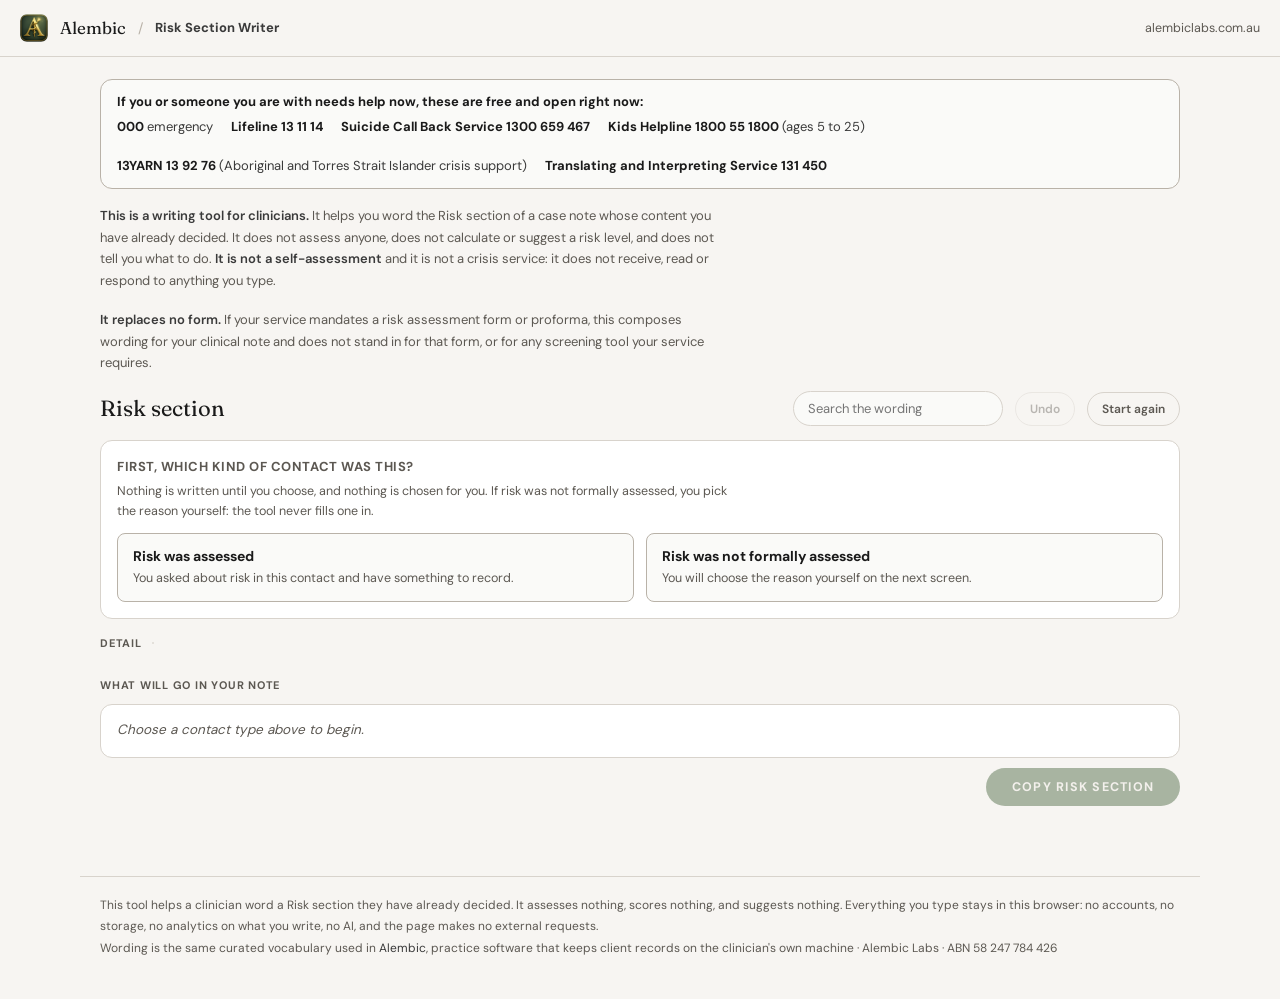
<file: risk/index.html>
<!doctype html>
<html lang="en-AU">
<head>
<meta charset="utf-8">
<meta name="viewport" content="width=device-width, initial-scale=1, viewport-fit=cover">
<title>Composing the Risk section of a clinical note · Alembic</title>
<meta name="description" content="A free writing tool for clinicians composing the Risk section of a clinical note from a curated vocabulary. It assesses nobody, rates nothing, replaces no mandated form, and keeps everything in your browser.">
<meta name="theme-color" media="(prefers-color-scheme: dark)" content="#141714">
<meta name="theme-color" media="(prefers-color-scheme: light)" content="#f7f5f2">
<meta property="og:type" content="website">
<meta property="og:title" content="Composing the Risk section of a clinical note · free, by Alembic">
<meta property="og:description" content="A writing tool for clinicians. Compose the Risk section of a case note from a curated clinical vocabulary. Nothing is assessed, rated, stored or sent anywhere.">
<meta property="og:image" content="https://rightin2.github.io/alembic-website/assets/alembic-icon-1024.png">
<meta property="og:url" content="https://rightin2.github.io/alembic-website/risk/">
<meta name="twitter:card" content="summary">
<link rel="icon" type="image/png" sizes="64x64" href="../assets/favicon-64.png">
<link rel="apple-touch-icon" href="../assets/apple-touch-icon.png">
<link rel="stylesheet" href="../assets/fonts.css">
<style>
:root{
  --bg:#141714; --panel:#1e211e; --panel2:#252924; --panel3:#2c312b;
  --border:#343a33; --border-strong:#4a514a;
  --ink:#eceae4; --ink2:#c9cec6; --muted:#8b918a;
  --accent:#8fb287; --accent-soft:#31402f; --accent-text:#a7c79e; --on-accent:#12180f;
  --danger:#e06b63; --danger-soft:#3a2624;
  --r1:8px; --r2:12px;
  --font:'DM Sans',-apple-system,BlinkMacSystemFont,'Segoe UI',sans-serif;
  --serif:'Fraunces',Georgia,serif;
}
@media (prefers-color-scheme: light){
  :root{
    --bg:#f7f5f2; --panel:#ffffff; --panel2:#fafaf8; --panel3:#f0ece4;
    --border:#d8d3cc; --border-strong:#b9b2a8;
    --ink:#1a1a1a; --ink2:#3a3a3a; --muted:#5c5852;
    --accent:#4a6741; --accent-soft:#dde8da; --accent-text:#3f5a35; --on-accent:#f0ece6;
    --danger:#c8392f; --danger-soft:#f7e4e2;
  }
}
*{margin:0;padding:0;box-sizing:border-box;-webkit-tap-highlight-color:transparent}
html,body{background:var(--bg)}
body{font-family:var(--font); color:var(--ink); font-size:14px; line-height:1.5; min-height:100vh}
#bgfx{position:fixed; inset:0; z-index:-1; pointer-events:none;
  background:
    radial-gradient(ellipse 800px 560px at 10% 4%, rgba(143,178,135,0.10), transparent 62%),
    radial-gradient(ellipse 760px 560px at 90% 40%, rgba(201,164,92,0.06), transparent 60%),
    linear-gradient(180deg, #161915 0%, #141714 60%, #111411 100%)}
@media (prefers-color-scheme: light){
  #bgfx{background:
    radial-gradient(ellipse 800px 560px at 10% 4%, rgba(74,103,65,0.08), transparent 62%),
    radial-gradient(ellipse 760px 560px at 90% 40%, rgba(181,109,43,0.05), transparent 60%),
    linear-gradient(180deg, #faf7f2 0%, #f7f5f2 60%, #f2ece1 100%)}
}
a{color:var(--accent-text)}
:focus-visible{outline:2px solid var(--accent); outline-offset:2px; border-radius:4px}
button{font-family:inherit; color:inherit; background:none; border:none; cursor:pointer; font-size:inherit; text-align:left}

.bar{display:flex; align-items:center; gap:12px; padding:14px 20px; border-bottom:1px solid var(--border)}
.bar img{width:28px; height:28px; border-radius:7px}
.bar .name{font-family:var(--serif); font-size:17px}
.bar .divider{color:var(--border-strong)}
.bar .tool{font-weight:700; font-size:13px; color:var(--ink2)}
.bar .home{margin-left:auto; font-size:12.5px; color:var(--muted); text-decoration:none}
.bar .home:hover{color:var(--ink2)}

.page{max-width:1120px; margin:0 auto; padding:22px 20px 40px}

/* crisis block, above the fold, never collapsed */
.crisis{border:1px solid var(--border-strong); border-radius:var(--r2); background:var(--panel2);
  padding:12px 16px; margin-bottom:16px; font-size:13px; color:var(--ink2); line-height:1.6}
.crisis b{color:var(--ink)}
.crisis .nums{display:flex; gap:18px; flex-wrap:wrap; margin-top:4px}
.crisis .nums span{white-space:nowrap}

.audience{font-size:13px; color:var(--muted); line-height:1.65; margin-bottom:18px; max-width:70ch}
.audience strong{color:var(--ink2); font-weight:600}

.head{display:flex; align-items:center; gap:12px; flex-wrap:wrap; margin-bottom:14px}
.head h1{font-family:var(--serif); font-weight:400; font-size:22px}
.head .count{color:var(--muted); font-size:13px}
.head .spacer{flex:1}
.search-wrap{position:relative}
.search-wrap input{width:210px; max-width:52vw; background:var(--panel2); color:var(--ink);
  border:1px solid var(--border); border-radius:999px; padding:8px 14px; font-family:inherit; font-size:13px}
.search-wrap input:focus{border-color:var(--accent); outline:none}
.search-results{position:absolute; top:calc(100% + 6px); right:0; z-index:80; width:min(420px,86vw);
  background:var(--panel2); border:1px solid var(--border-strong); border-radius:12px; padding:6px;
  box-shadow:0 16px 48px rgba(0,0,0,0.35); max-height:340px; overflow-y:auto}
.search-results button{display:block; width:100%; padding:9px 11px; border-radius:8px; font-size:13px; color:var(--ink2); line-height:1.4}
.search-results button:hover{background:rgba(127,127,127,0.12); color:var(--ink)}
.search-results .path{display:block; font-size:10.5px; color:var(--muted); text-transform:uppercase; letter-spacing:.03em}
.search-results .none{padding:10px 12px; color:var(--muted); font-size:12.5px; font-style:italic}
.pillbtn{font-size:12px; font-weight:600; color:var(--muted); border:1px solid var(--border);
  border-radius:999px; padding:8px 14px; transition:color .15s ease, border-color .15s ease}
.pillbtn:hover{color:var(--ink2); border-color:var(--border-strong)}
.pillbtn.armed{color:var(--danger); border-color:var(--danger)}
.pillbtn[disabled]{opacity:.4; cursor:default}

/* the branch gate */
.gate{border:1px solid var(--border); border-radius:var(--r2); background:var(--panel); padding:16px; margin-bottom:16px}
.gate h2{font-size:13px; font-weight:700; letter-spacing:.04em; text-transform:uppercase; color:var(--muted); margin-bottom:4px}
.gate p.why{font-size:12.5px; color:var(--muted); margin-bottom:12px; max-width:78ch; line-height:1.6}
.branches{display:grid; grid-template-columns:1fr 1fr; gap:12px}
@media(max-width:620px){.branches{grid-template-columns:1fr}}
.branch{border:1px solid var(--border-strong); border-radius:var(--r1); padding:13px 15px; background:var(--panel2);
  transition:border-color .15s ease, background .15s ease}
.branch:hover{border-color:var(--accent)}
.branch.on{border-color:var(--accent); background:var(--accent-soft)}
.branch .t{font-weight:700; font-size:14px; color:var(--ink); display:block; margin-bottom:3px}
.branch .d{font-size:12.5px; color:var(--muted); line-height:1.5}
.branch.on .d{color:var(--ink2)}

/* cascade */
.cascade{border:1px solid var(--border); border-radius:14px; overflow:hidden; background:var(--panel)}
.cols{display:grid; grid-template-columns:minmax(210px,0.95fr) minmax(230px,1.25fr) minmax(220px,1.1fr)}
.col{padding:10px; border-right:1px solid var(--border); display:flex; flex-direction:column; min-width:0}
.col:last-child{border-right:none}
.col-label{font-size:10.5px; font-weight:700; letter-spacing:.07em; text-transform:uppercase; color:var(--muted); padding:4px 10px 8px}
.col-scroll{overflow-y:auto; min-height:0}
.lane-head{font-size:10px; font-weight:700; letter-spacing:.08em; text-transform:uppercase; color:var(--accent-text);
  padding:10px 10px 5px; margin-top:4px}
.lane-head:first-child{margin-top:0}
.row{display:flex; align-items:flex-start; gap:8px; width:100%; padding:7px 10px; border-radius:var(--r1);
  font-size:13px; line-height:1.45; color:var(--ink2); min-height:32px}
.row:hover{background:rgba(127,127,127,0.10)}
.row:active{background:rgba(127,127,127,0.16)}
.row.open{background:var(--panel3); color:var(--ink)}
.row .dot{width:8px;height:8px;border-radius:50%;background:transparent;border:1px solid var(--border-strong);flex:none;margin-top:5px}
.row .dot.on{background:var(--accent);border-color:var(--accent)}
.row .dot.risk.on{background:var(--danger);border-color:var(--danger)}
.row .tick{width:13px;height:13px;flex:none;margin-top:3px;border:1.5px solid var(--border-strong);border-radius:3px;position:relative}
.row .tick.round{border-radius:50%}
.row .tick.on{background:var(--accent);border-color:var(--accent)}
.row .tick.on::after{content:"";position:absolute;left:3px;top:.5px;width:4px;height:7px;
  border:solid var(--on-accent);border-width:0 2px 2px 0;transform:rotate(40deg)}
.row .txt{min-width:0}
.row .pick-count{margin-left:auto;font-size:10.5px;color:var(--accent-text);background:var(--accent-soft);
  border-radius:999px;padding:1px 7px;flex:none;align-self:center}
.row .own-mark{margin-left:auto;flex:none;align-self:center;color:var(--accent-text);font-size:11px;font-style:italic}
.own-sep{border-top:1px solid var(--border); margin:8px 6px}
.row.own{color:var(--muted); font-style:italic}
.row.own.open{color:var(--ink)}
.empty-hint{color:var(--muted); font-size:12.5px; padding:8px 10px; font-style:italic; line-height:1.55}

.explain{padding:6px 8px; display:flex; flex-direction:column; gap:10px; font-size:13px}
.explain .what{font-size:10.5px;font-weight:700;letter-spacing:.07em;text-transform:uppercase;color:var(--muted)}
.explain .term{font-size:14.5px;color:var(--ink);font-weight:600}
.explain .desc{color:var(--ink2)}
.explain textarea{width:100%;min-height:64px;resize:vertical;background:var(--panel2);color:var(--ink);
  border:1px solid var(--border);border-radius:var(--r1);padding:8px 10px;font-family:inherit;font-size:13px;line-height:1.5}
.explain textarea:focus{border-color:var(--accent);outline:none}
.btn-row{display:flex;gap:8px;flex-wrap:wrap}
.b{padding:7px 14px;border-radius:var(--r1);font-size:12.5px;font-weight:600;
  border:1px solid var(--border-strong);color:var(--ink2);background:var(--panel2)}
.b:hover{background:var(--panel3);color:var(--ink)}
.b.primary{background:var(--accent);border-color:var(--accent);color:var(--on-accent)}
.b.danger{border-color:var(--danger);color:var(--danger)}
.hint{color:var(--muted);font-size:11.5px;line-height:1.5}

/* the detail level: one segmented control above the cascade */
.detail-row{display:flex;align-items:center;gap:10px;flex-wrap:wrap;margin:0 0 12px}
.detail-lab{font-size:11px;font-weight:700;letter-spacing:.07em;text-transform:uppercase;color:var(--muted)}
.seg{display:flex;border:1px solid var(--border);border-radius:var(--r2);overflow:hidden}
.seg button{padding:7px 14px;font-size:12.5px;color:var(--muted);background:var(--panel2);border:none;
  border-right:1px solid var(--border)}
.seg button:last-child{border-right:none}
.seg button[aria-pressed="true"]{color:var(--ink);background:var(--panel3);font-weight:700}
.seg button:hover{color:var(--ink)}

/* the preview, editable in place */
.pv-edit{border:1px solid var(--border);border-radius:var(--r2);background:var(--panel);padding:14px 16px}
.pv-edit label{display:block;font-size:11px;font-weight:700;letter-spacing:.06em;text-transform:uppercase;
  color:var(--muted);margin-bottom:4px}
.pv-edit textarea{width:100%;box-sizing:border-box;padding:8px 10px;font:400 13.5px/1.6 var(--body,inherit);
  color:var(--ink);background:var(--panel2);border:1px solid var(--border);border-radius:var(--r1);resize:vertical}
.pv-edit textarea:focus{border-color:var(--accent);outline:none}
.pv-field + .pv-field{margin-top:12px}
.pv-mark{display:inline-block;padding:2px 8px;border-radius:999px;font-size:10.5px;font-weight:700;
  letter-spacing:.05em;text-transform:uppercase;background:var(--accent-soft,var(--panel3));color:var(--accent-text,var(--ink2))}
.preview[data-editable="1"]{cursor:text}

/* output: the three lines */
.output{margin-top:16px; display:flex; flex-direction:column; gap:10px}
.out-controls{display:flex;align-items:center;gap:14px;flex-wrap:wrap}
.chars{font-size:12px;color:var(--muted);font-variant-numeric:tabular-nums}
.preview{border:1px solid var(--border);border-radius:var(--r2);background:var(--panel);
  padding:14px 16px;font-size:13.5px;line-height:1.7;color:var(--ink2);white-space:pre-wrap;min-height:54px}
.preview.placeholder{font-style:italic;color:var(--muted)}
.copy-row{display:flex;justify-content:flex-end}
.copy{padding:11px 26px;border-radius:999px;font-size:12.5px;font-weight:700;letter-spacing:.1em;
  text-transform:uppercase;background:var(--accent);color:var(--on-accent);border:none}
.copy[disabled]{opacity:.45;cursor:default}

.foot{max-width:1120px;margin:30px auto 0;padding:18px 20px 40px;border-top:1px solid var(--border);
  font-size:12px;color:var(--muted);line-height:1.8}
.foot a{color:var(--ink2);text-decoration:none}
.foot a:hover{color:var(--ink)}

@media(max-width:699px), (pointer:coarse){
  .explain textarea{font-size:16px !important}
  .b,.copy,.pillbtn{min-height:44px;display:inline-flex;align-items:center}
}
@media(max-width:640px){
  body{font-size:15px}
  .page{padding:16px 14px 40px}
  .cols{display:block}
  .col{border-right:none;padding:6px}
  .col-label{display:none}
  .row{min-height:44px;padding:11px 12px;font-size:14.5px;align-items:center}
  .row .dot,.row .tick{margin-top:0}
  .crumbs{display:flex;flex-wrap:wrap;gap:6px;align-items:center;padding:10px 12px;
    border-bottom:1px solid var(--border);font-size:12.5px;color:var(--muted)}
  .crumbs button{color:var(--accent-text);font-size:12.5px;padding:4px 2px}
  .search-results{left:0;right:auto}
}
/* Hidden on desktop only. Scoped to a min-width so it cannot outrank the phone
   rule above, which is what makes the drill-down navigable with a thumb. */
@media(min-width:641px){ .crumbs{display:none} }
@media (prefers-reduced-motion: reduce){*{transition:none !important}}
</style>
</head>
<body>
<div id="bgfx" aria-hidden="true"></div>

<header class="bar">
  <img src="../assets/alembic-mark-256.png" alt="">
  <span class="name">Alembic</span>
  <span class="divider">/</span>
  <span class="tool">Risk Section Writer</span>
  <a class="home" href="../">alembiclabs.com.au</a>
</header>

<main class="page">

  <div class="crisis">
    <b>If you or someone you are with needs help now, these are free and open right now:</b>
    <div class="nums">
      <span><b>000</b> emergency</span>
      <span><b>Lifeline 13 11 14</b></span>
      <span><b>Suicide Call Back Service 1300 659 467</b></span>
      <span><b>Kids Helpline 1800 55 1800</b> (ages 5 to 25)</span>
      <span><b>13YARN 13 92 76</b> (Aboriginal and Torres Strait Islander crisis support)</span>
      <span><b>Translating and Interpreting Service 131 450</b></span>
    </div>
  </div>

  <p class="audience">
    <strong>This is a writing tool for clinicians.</strong> It helps you word the Risk section of a
    case note whose content you have already decided. It does not assess anyone, does not
    calculate or suggest a risk level, and does not tell you what to do. <strong>It is not a
    self-assessment</strong> and it is not a crisis service: it does not receive, read or respond
    to anything you type.
  </p>
  <p class="audience">
    <strong>It replaces no form.</strong> If your service mandates a risk assessment form or
    proforma, this composes wording for your clinical note and does not stand in for that form,
    or for any screening tool your service requires.
  </p>

  <div class="head">
    <h1>Risk section</h1>
    <span class="count" id="count"></span>
    <span class="spacer"></span>
    <div class="search-wrap">
      <input id="search" type="search" placeholder="Search the wording" autocomplete="off" aria-label="Search wording">
      <div class="search-results" id="searchResults" style="display:none"></div>
    </div>
    <button class="pillbtn" id="undoBtn" disabled>Undo</button>
    <button class="pillbtn" id="clearBtn">Start again</button>
  </div>

  <div class="gate">
    <h2>First, which kind of contact was this?</h2>
    <p class="why">Nothing is written until you choose, and nothing is chosen for you. If risk was
      not formally assessed, you pick the reason yourself: the tool never fills one in.</p>
    <div class="branches" id="branches" role="group" aria-label="Contact type"></div>
  </div>

  <div class="detail-row" id="detailRow" hidden>
    <span class="detail-lab">Detail</span>
    <div class="seg" id="detailSeg" role="group" aria-label="How much detail to offer"></div>
  </div>

  <div class="cascade" id="cascade" hidden>
    <div class="crumbs" id="crumbs"></div>
    <div class="cols" id="cols" role="group" aria-label="Risk section builder"></div>
  </div>

  <div class="output" id="output" hidden>
    <div class="out-controls">
      <span class="chars" id="chars"></span>
    </div>
    <h2 id="previewLabel" style="font-size:11px;font-weight:700;letter-spacing:.07em;text-transform:uppercase;color:var(--muted)">What will go in your note</h2>
    <div class="preview" id="preview" role="region" aria-labelledby="previewLabel" aria-live="polite"></div>
    <div class="pv-edit" id="previewEdit" hidden></div>
    <p class="hint" id="previewHint" hidden>Click the text above to edit it in your own words.</p>
    <div class="copy-row"><button class="copy" id="copyBtn" disabled>Copy risk section</button></div>
  </div>
</main>

<footer class="foot">
  This tool helps a clinician word a Risk section they have already decided. It assesses nothing,
  scores nothing, and suggests nothing. Everything you type stays in this browser: no accounts, no
  storage, no analytics on what you write, no AI, and the page makes no external requests.<br>
  Wording is the same curated vocabulary used in <a href="../">Alembic</a>, practice software that
  keeps client records on the clinician's own machine · Alembic Labs · ABN 58 247 784 426
</footer>

<script type="module">
import { RISK_AREAS } from './riskVocabulary.js'
import { emptyRiskState, setBranch, toggleTerm, setOwnWording, setOwnLine,
         effectiveWording, areaHasContent, toRiskBlock, areasRecorded, areaCount,
         areasFor, areasForLevel, setEditedLane, clearEditedLane, isLaneEdited } from './riskState.js'
import { serialiseRiskBlock } from './riskBlock.js'
import { DETAIL_LEVELS, readDetailLevel, writeDetailLevel } from '../detailLevel.js'

/* The risk level dimension is deliberately NOT offered on the public site. It stays in the
   shared vocabulary so the data file matches the app byte for byte, but four buttons labelled
   low to high on a public suicide page is a classification control, which is the one thing this
   tool must never be. Decision card risk-051; see risk/PORT-NOTES.md. */
const HIDDEN_HERE = new Set(['out|lvl'])

let state = emptyRiskState()
const past = []
function setState(next){ if (next===state) return; past.push(state); if (past.length>30) past.shift(); state = next }
function undo(){ if (!past.length) return; state = past.pop(); render() }

const ui = { areaId:null, subId:null, term:null, ownAt:null, level:'dims',
             detail: readDetailLevel(), editing:false }
const $ = id => document.getElementById(id)
const cols = $('cols'), crumbs = $('crumbs')
let phone = false

const area = id => RISK_AREAS.find(a => a.id === id)
const sub = (a,s) => area(a)?.subs.find(x => x.id === s)
const visibleSubs = a => a.subs.filter(s => !HIDDEN_HERE.has(a.id + '|' + s.id))
const subHas = (a,s) => (state.sel[a]?.[s]?.length||0) > 0 || !!state.own[a+'|'+s]
const RISKY = new Set(['si','sh','ho'])

/* Branch membership comes from the engine's exported areasFor, never a local copy.
   The engine comment says it plainly: duplicating this expression in the panel is how
   the actions area stayed invisible on the not-assessed branch even once the engine
   carried it. The not-assessed branch now has its own Actions area (nac), written for
   a missed contact, which supersedes the interim fix that borrowed the assessed one. */
const branchAreas = () => areasForLevel(state, state.branch, ui.detail)

/* The detail level changes what the tool OFFERS and nothing else. It never ticks,
   pre-fills or suggests anything: every word that reaches a note is still one the
   clinician chose. A dimension already carrying a pick stays offered whatever the
   level says, which the engine handles, so lowering the level can never hide
   something you have already recorded. Filtering comes from the engine's
   areasForLevel for the same reason branch membership does: a local copy drifts. */

const HOVER_OK = window.matchMedia('(hover: hover) and (pointer: fine)').matches
let hoverTimer=null, lastClick=0
document.addEventListener('pointerdown', ()=>{lastClick=Date.now()}, true)
function onHover(el, fn, delay){
  if (!HOVER_OK) return
  el.addEventListener('pointerenter', ()=>{ clearTimeout(hoverTimer)
    hoverTimer=setTimeout(()=>{ const a=document.activeElement
      if (a && (a.tagName==='TEXTAREA'||a.tagName==='INPUT')) return
      if (Date.now()-lastClick>600) fn() }, delay) })
  el.addEventListener('pointerleave', ()=>clearTimeout(hoverTimer))
}
const el=(t,c,h)=>{const n=document.createElement(t); if(c)n.className=c; if(h!=null)n.innerHTML=h; return n}
const txt=(t,c,s)=>{const n=document.createElement(t); if(c)n.className=c; n.textContent=s; return n}

function row({label,dotOn,dotRisk,tick,tickOn,tickRound,open,own,count,ownMark,onclick}){
  const b = el('button','row'+(open?' open':'')+(own?' own':''))
  if (tick){ b.appendChild(el('span','tick'+(tickOn?' on':'')+(tickRound?' round':''))); b.setAttribute('aria-pressed',!!tickOn) }
  else if (dotOn!==undefined){ b.appendChild(el('span','dot'+(dotOn?' on':'')+(dotRisk?' risk':''))) }
  b.appendChild(txt('span','txt',label))
  if (count) b.appendChild(txt('span','pick-count',String(count)))
  if (ownMark) b.appendChild(txt('span','own-mark','yours'))
  b.addEventListener('click', onclick)
  return b
}

/* ---------- branch gate ---------- */
const BRANCHES = [
  { id:'assessed', t:'Risk was assessed', d:'You asked about risk in this contact and have something to record.' },
  { id:'not_assessed', t:'Risk was not formally assessed', d:'You will choose the reason yourself on the next screen.' },
]
function renderGate(){
  const wrap = $('branches'); wrap.innerHTML = ''
  BRANCHES.forEach(b => {
    const n = el('button','branch'+(state.branch===b.id?' on':''))
    n.appendChild(txt('span','t',b.t)); n.appendChild(txt('span','d',b.d))
    n.setAttribute('aria-pressed', state.branch===b.id)
    n.addEventListener('click', ()=>{
      setState(setBranch(state, state.branch===b.id ? null : b.id))
      ui.areaId=null; ui.subId=null; ui.term=null; ui.ownAt=null; ui.level='dims'
      render()
    })
    wrap.appendChild(n)
  })
}

/* ---------- columns ---------- */
function colShell(label){
  const c = el('div','col'); c.appendChild(txt('div','col-label',label))
  const s = el('div','col-scroll'); c.appendChild(s); return [c,s]
}
const LANE_LABEL = { assessed:'Goes on the Assessed line', outcome:'Goes on the Outcome line',
                     actions:'Goes on the Actions line', reason:'Goes on the Outcome line' }

/* Plain-English glosses shown beside the clinical register, visible without interaction
   (risk-155). The term text keeps the clinical word, because the note is a clinical
   document; the gloss is teaching, and teaching never enters the note. */
const GLOSS = {
  si: 'thoughts of suicide',
  sh: 'hurting yourself without intending to die',
  ho: 'thoughts of hurting someone else',
  me: 'access to the things someone could use to act',
}

function buildDimRows(container){
  branchAreas().forEach(a => {
    container.appendChild(txt('div','lane-head', LANE_LABEL[a.lane] || a.name))
    visibleSubs(a).forEach(s => {
      const r = row({ label:s.name + (GLOSS[s.id] ? '  (' + GLOSS[s.id] + ')' : ''),
        dotOn:subHas(a.id,s.id), dotRisk:RISKY.has(s.id),
        open: ui.areaId===a.id && ui.subId===s.id && !ui.ownAt,
        count:(state.sel[a.id]?.[s.id]||[]).length || 0,
        onclick(){ ui.areaId=a.id; ui.subId=s.id; ui.term=null; ui.ownAt=null; ui.level='terms'; render() } })
      onHover(r, ()=>{ if (ui.subId!==s.id||ui.ownAt){ ui.areaId=a.id; ui.subId=s.id; ui.term=null; ui.ownAt=null; render() } }, 120)
      container.appendChild(r)
    })
  })
  container.appendChild(el('div','own-sep'))
  container.appendChild(row({ label:'Write my own line', own:true, dotOn:!!state.own.root,
    open: ui.ownAt==='root',
    onclick(){ ui.ownAt='root'; ui.term=null; ui.level='terms'; render() } }))
}

function buildTermRows(container, a, s){
  s.terms.forEach(t => {
    const term = t[0]
    const on = (state.sel[a.id][s.id]||[]).includes(term)
    const r = row({ label:effectiveWording(state,a.id,s.id,term), tick:true, tickOn:on, tickRound:!!s.single,
      ownMark: effectiveWording(state,a.id,s.id,term)!==term,
      open: ui.term===term && !ui.ownAt,
      onclick(){ setState(toggleTerm(state,a.id,s.id,term)); ui.term=term; ui.ownAt=null; render() } })
    onHover(r, ()=>{ if (ui.term!==term||ui.ownAt){ ui.term=term; ui.ownAt=null; render() } }, 60)
    container.appendChild(r)
  })
  container.appendChild(el('div','own-sep'))
  const scope = a.id+'|'+s.id
  container.appendChild(row({ label:'Write my own', own:true, dotOn:!!state.own[scope], open:ui.ownAt===scope,
    onclick(){ ui.ownAt=scope; ui.term=null; render() } }))
}

function scopeArgs(scope){
  if (scope==='root') return [null,null]
  if (scope.includes('|')){ const [a,s]=scope.split('|'); return [a,s] }
  return [scope,null]
}

function buildExplain(container){
  const box = el('div','explain')
  if (ui.ownAt){
    const scope = ui.ownAt
    const where = scope==='root' ? 'this risk section'
      : scope.includes('|') ? sub(scope.split('|')[0], scope.split('|')[1])?.name : area(scope)?.name
    box.appendChild(txt('div','what','Write my own'))
    box.appendChild(txt('div','desc','Your own words for '+(where||'')+'. They join the section exactly as typed.'))
    const ta = el('textarea'); ta.value = state.own[scope]||''; ta.setAttribute('aria-label','Your own line')
    box.appendChild(ta)
    const btns = el('div','btn-row')
    const add = txt('button','b primary','Add to section')
    add.addEventListener('click', ()=>{ setState(setOwnLine(state,...scopeArgs(scope),ta.value)); render() })
    const clr = txt('button','b','Clear')
    clr.addEventListener('click', ()=>{ setState(setOwnLine(state,...scopeArgs(scope),'')); render() })
    btns.appendChild(add); btns.appendChild(clr); box.appendChild(btns)
  } else if (ui.term && ui.areaId && ui.subId){
    const a = area(ui.areaId), s = sub(ui.areaId, ui.subId)
    const entry = s.terms.find(t => t[0]===ui.term)
    if (entry){
      const [term, explanation] = entry
      box.appendChild(txt('div','what','What this means'))
      box.appendChild(txt('div','term',term))
      box.appendChild(txt('div','desc',explanation))
      box.appendChild(txt('div','what','What goes in the note'))
      const ta = el('textarea'); ta.value = effectiveWording(state,a.id,s.id,term)
      ta.setAttribute('aria-label','Wording that goes in the note')
      box.appendChild(ta)
      const on = (state.sel[a.id][s.id]||[]).includes(term)
      const btns = el('div','btn-row')
      const tog = txt('button', on?'b danger':'b primary', on?'Remove':'Add to section')
      tog.addEventListener('click', ()=>{
        setState(toggleTerm(setOwnWording(state,a.id,s.id,term,ta.value), a.id,s.id,term)); render() })
      const save = txt('button','b','Save wording')
      save.addEventListener('click', ()=>{ setState(setOwnWording(state,a.id,s.id,term,ta.value)); render() })
      btns.appendChild(tog); btns.appendChild(save); box.appendChild(btns)
      box.appendChild(txt('div','hint','Your wording is reused everywhere afterwards. The description never goes in the note.'))
    }
  } else {
    box.appendChild(txt('div','desc', state.branch
      ? 'Pick what you want to record, then the wording that matches what you actually did. Every entry explains itself here before it enters your note.'
      : 'Choose a contact type above to begin.'))
  }
  container.appendChild(box)
}

/* ---------- render ---------- */
/* The detail control. Deliberately no count of what is offered: on the public
   build any number beside a clinical builder starts to read as a target
   (risk-080 item 6), and the control is about the size of the offer, not about
   the adequacy of anyone's assessment. */
function renderDetail(){
  const seg = $('detailSeg')
  $('detailRow').hidden = !state.branch
  if (!state.branch) return
  seg.innerHTML = ''
  DETAIL_LEVELS.forEach(l => {
    const b = txt('button', null, l.label)
    b.type = 'button'
    b.title = l.hint
    b.setAttribute('aria-pressed', ui.detail === l.id ? 'true' : 'false')
    b.addEventListener('click', () => {
      ui.detail = l.id
      writeDetailLevel(l.id)
      /* Changing the level must never move the selection. If the dimension the
         clinician was reading is no longer offered, step back to the column
         rather than silently showing a different dimension's wording. */
      if (ui.areaId && ui.subId){
        const a = branchAreas().find(x => x.id === ui.areaId)
        if (!a || !a.subs.some(x => x.id === ui.subId)){ ui.subId = null; ui.term = null; ui.level = 'dims' }
      }
      render()
    })
    seg.appendChild(b)
  })
}

/* The three lines, editable in place. One box per line rather than one box for
   the block: the note keeps three separate lines, and re-parsing an edited
   block back into three would be a guess about which sentence belonged where.
   What is typed is the clinician's own sentence, so it replaces the built line
   until they press Back to the built line; the picks stay untouched underneath. */
const EDIT_LANES = () => state.branch === 'not_assessed'
  ? [ { lane:'reason', label:'Outcome' }, { lane:'actions', label:'Actions' } ]
  : [ { lane:'assessed', label:'Assessed' }, { lane:'outcome', label:'Outcome' },
      { lane:'actions', label:'Actions' } ]

function renderPreviewEditor(){
  const box = $('previewEdit')
  box.hidden = !ui.editing
  if (!ui.editing){ box.innerHTML = ''; return }
  box.innerHTML = ''
  const block = toRiskBlock(state)
  const value = lane => lane === 'reason' ? block.notAssessedReason
    : lane === 'assessed' ? block.assessedDetails
    : lane === 'outcome' ? block.outcome : block.actions
  EDIT_LANES().forEach(f => {
    const field = el('div','pv-field')
    const head = el('div')
    const lab = txt('label', null, f.label)
    lab.setAttribute('for', 'edit-' + f.lane)
    head.appendChild(lab)
    if (isLaneEdited(state, f.lane)) head.appendChild(txt('span','pv-mark','edited by hand'))
    field.appendChild(head)
    const ta = document.createElement('textarea')
    ta.id = 'edit-' + f.lane
    ta.rows = 2
    ta.value = value(f.lane) || ''
    ta.setAttribute('aria-label', 'Edit the ' + f.label + ' line')
    /* Committed on blur rather than on every keystroke, so the picks and the
       typed line do not fight each other mid-sentence. */
    ta.addEventListener('blur', () => {
      if (ta.value !== (value(f.lane) || '')){ setState(setEditedLane(state, f.lane, ta.value)); render() }
    })
    field.appendChild(ta)
    if (isLaneEdited(state, f.lane)){
      const back = txt('button','b','Back to the built line')
      back.type = 'button'
      back.style.marginTop = '6px'
      back.addEventListener('click', () => { setState(clearEditedLane(state, f.lane)); render() })
      field.appendChild(back)
    }
    box.appendChild(field)
  })
  const row2 = el('div','btn-row')
  row2.style.marginTop = '12px'
  const done = txt('button','b primary','Done editing')
  done.type = 'button'
  done.addEventListener('click', () => {
    EDIT_LANES().forEach(f => {
      const ta = $('edit-' + f.lane)
      if (ta) ta.blur()
    })
    ui.editing = false
    render()
  })
  row2.appendChild(done)
  row2.appendChild(txt('span','hint','What you type here is what your note gets. Your picks are kept underneath.'))
  box.appendChild(row2)
}

function render(){
  renderGate()
  renderDetail()
  const hasBranch = !!state.branch
  $('cascade').hidden = !hasBranch
  $('output').hidden = !hasBranch
  /* No denominator, deliberately. "2 of 4 areas recorded" is a coverage affordance: it
     implies a target and lets the tool imply what an adequate risk entry contains, which
     is the tool judging the adequacy of a clinical assessment (risk-083, risk-080 item 6).
     A count of what you have recorded is a fact; a fraction is a scoreboard. */
  const n = hasBranch ? areasRecorded(state) : 0
  $('count').textContent = hasBranch ? (n === 0 ? '' : n === 1 ? '1 area recorded' : n + ' areas recorded') : ''
  $('undoBtn').disabled = !past.length

  if (hasBranch){
    const a = ui.areaId ? area(ui.areaId) : null
    const s = a && ui.subId ? sub(a.id, ui.subId) : null
    cols.innerHTML = ''
    phone = window.matchMedia('(max-width:640px)').matches

    if (phone){
      crumbs.innerHTML = ''
      const root = txt('button',null,'Risk section')
      root.addEventListener('click', ()=>{ ui.subId=null; ui.term=null; ui.ownAt=null; ui.level='dims'; render() })
      crumbs.appendChild(root)
      if (s){ crumbs.appendChild(txt('span','sep',' › ')); crumbs.appendChild(txt('span',null,s.name)) }
      const [c, sc] = colShell('')
      if (ui.level==='dims' || (!s && !ui.ownAt)) buildDimRows(sc)
      else if (ui.ownAt) buildExplain(sc)
      else { buildTermRows(sc, a, s); buildExplain(sc) }
      cols.appendChild(c)
    } else {
      const [c1,s1] = colShell('What to record'); buildDimRows(s1); cols.appendChild(c1)
      const [c2,s2] = colShell(s ? s.name + (GLOSS[s.id] ? ' · ' + GLOSS[s.id] : '') + (s.single?' · one':'') : 'Wording')
      if (a && s) buildTermRows(s2, a, s); else s2.appendChild(txt('div','empty-hint','Choose something on the left.'))
      cols.appendChild(c2)
      const [c3,s3] = colShell('Detail'); buildExplain(s3); cols.appendChild(c3)
    }
  }

  const lines = serialiseRiskBlock(toRiskBlock(state))
  const out = lines ? lines.join('\n') : ''
  const pv = $('preview')
  if (out){ pv.textContent = out; pv.classList.remove('placeholder') }
  else { pv.textContent = state.branch
      ? (state.branch==='not_assessed'
          ? 'Choose the reason risk was not formally assessed. Nothing is written until you do.'
          : 'Nothing recorded yet. The three lines build here as you pick.')
      : 'Choose a contact type above to begin.'
    pv.classList.add('placeholder') }

  /* Click the text to type over it. Offered once a branch is chosen, because
     before that there are no lines to edit and the branch is a safety gate
     rather than a starting point. */
  const canEdit = !!state.branch
  pv.hidden = ui.editing
  pv.dataset.editable = canEdit ? '1' : '0'
  pv.setAttribute('role', canEdit ? 'button' : 'region')
  pv.tabIndex = canEdit ? 0 : -1
  $('previewHint').hidden = !canEdit || ui.editing
  renderPreviewEditor()
  $('chars').textContent = out ? out.length+' characters' : ''
  $('copyBtn').disabled = !out
}

/* ---------- search ---------- */
const INDEX = []
RISK_AREAS.forEach(a => a.subs.forEach(s => {
  if (HIDDEN_HERE.has(a.id+'|'+s.id)) return
  s.terms.forEach(t => INDEX.push({ a:a.id, s:s.id, term:t[0], lane:a.lane,
    hay:(a.name+' '+s.name+' '+t[0]).toLowerCase(), path:a.name+' › '+s.name }))
}))
const searchInput = $('search'), results = $('searchResults')
const hideResults = () => { results.style.display='none'; results.innerHTML='' }
searchInput.addEventListener('input', () => {
  const q = searchInput.value.trim().toLowerCase()
  if (q.length < 2){ hideResults(); return }
  const words = q.split(/\s+/)
  const branchLanes = state.branch==='assessed' ? ['assessed','outcome','actions']
    : state.branch==='not_assessed' ? ['reason','actions'] : ['assessed','outcome','actions','reason']
  const hits = INDEX.filter(e => branchLanes.includes(e.lane) && words.every(w => e.hay.includes(w))).slice(0,14)
  results.innerHTML = ''
  if (!hits.length) results.appendChild(txt('div','none','No wording matches that.'))
  hits.forEach(h => {
    const b = el('button'); b.appendChild(txt('span','path',h.path))
    b.appendChild(document.createTextNode(h.term))
    b.addEventListener('click', ()=>{
      ui.areaId=h.a; ui.subId=h.s; ui.term=h.term; ui.ownAt=null; ui.level='terms'
      searchInput.value=''; hideResults(); render()
      requestAnimationFrame(()=>{ const o=cols.querySelector('.row.open'); if(o) o.scrollIntoView({block:'nearest'}) })
    })
    results.appendChild(b)
  })
  results.style.display='block'
})
searchInput.addEventListener('keydown', e=>{ if(e.key==='Escape'){ searchInput.value=''; hideResults() } })
document.addEventListener('pointerdown', e=>{ if(!e.target.closest('.search-wrap')) hideResults() })

/* ---------- undo, clear, copy ---------- */
/* One listener, wired once: the preview element itself is never replaced, only
   its text, so this survives every render. */
$('preview').addEventListener('click', ()=>{ if (state.branch){ ui.editing = true; render()
  const first = document.querySelector('#previewEdit textarea'); if (first) first.focus() } })
$('preview').addEventListener('keydown', (e)=>{
  if (!state.branch) return
  if (e.key === 'Enter' || e.key === ' '){ e.preventDefault(); ui.editing = true; render()
    const first = document.querySelector('#previewEdit textarea'); if (first) first.focus() } })

$('undoBtn').addEventListener('click', undo)
window.addEventListener('keydown', e=>{
  if ((e.metaKey||e.ctrlKey) && !e.shiftKey && e.key.toLowerCase()==='z'){
    const a=document.activeElement; if (a&&(a.tagName==='TEXTAREA'||a.tagName==='INPUT')) return
    e.preventDefault(); undo() }
})
const clearBtn = $('clearBtn'); let clearArm=null
clearBtn.addEventListener('click', ()=>{
  if (clearBtn.classList.contains('armed')){
    clearTimeout(clearArm); clearBtn.classList.remove('armed'); clearBtn.textContent='Start again'
    setState(emptyRiskState()); ui.areaId=null; ui.subId=null; ui.term=null; ui.ownAt=null; ui.level='dims'; render()
  } else {
    clearBtn.classList.add('armed'); clearBtn.textContent='Clear everything?'
    clearArm=setTimeout(()=>{ clearBtn.classList.remove('armed'); clearBtn.textContent='Start again' },3000)
  }
})
$('copyBtn').addEventListener('click', async ()=>{
  const lines = serialiseRiskBlock(toRiskBlock(state)); if (!lines) return
  const text = lines.join('\n'); let ok=false
  try { await navigator.clipboard.writeText(text); ok=true }
  catch(e){ const ta=document.createElement('textarea'); ta.value=text; ta.style.position='fixed'; ta.style.opacity='0'
    document.body.appendChild(ta); ta.select(); try{ ok=document.execCommand('copy') }catch(e2){}; ta.remove() }
  const btn=$('copyBtn')
  if (!ok){ const r=document.createRange(); r.selectNodeContents($('preview'))
    const sel=window.getSelection(); sel.removeAllRanges(); sel.addRange(r) }
  btn.textContent = ok ? 'Copied' : 'Press Ctrl/Cmd+C'
  setTimeout(()=>{ btn.textContent='Copy risk section' }, 2000)
})

window.addEventListener('resize', ()=>{ const p=window.matchMedia('(max-width:640px)').matches
  if (p!==phone) render() })
render()
</script>
</body>
</html>
</file>
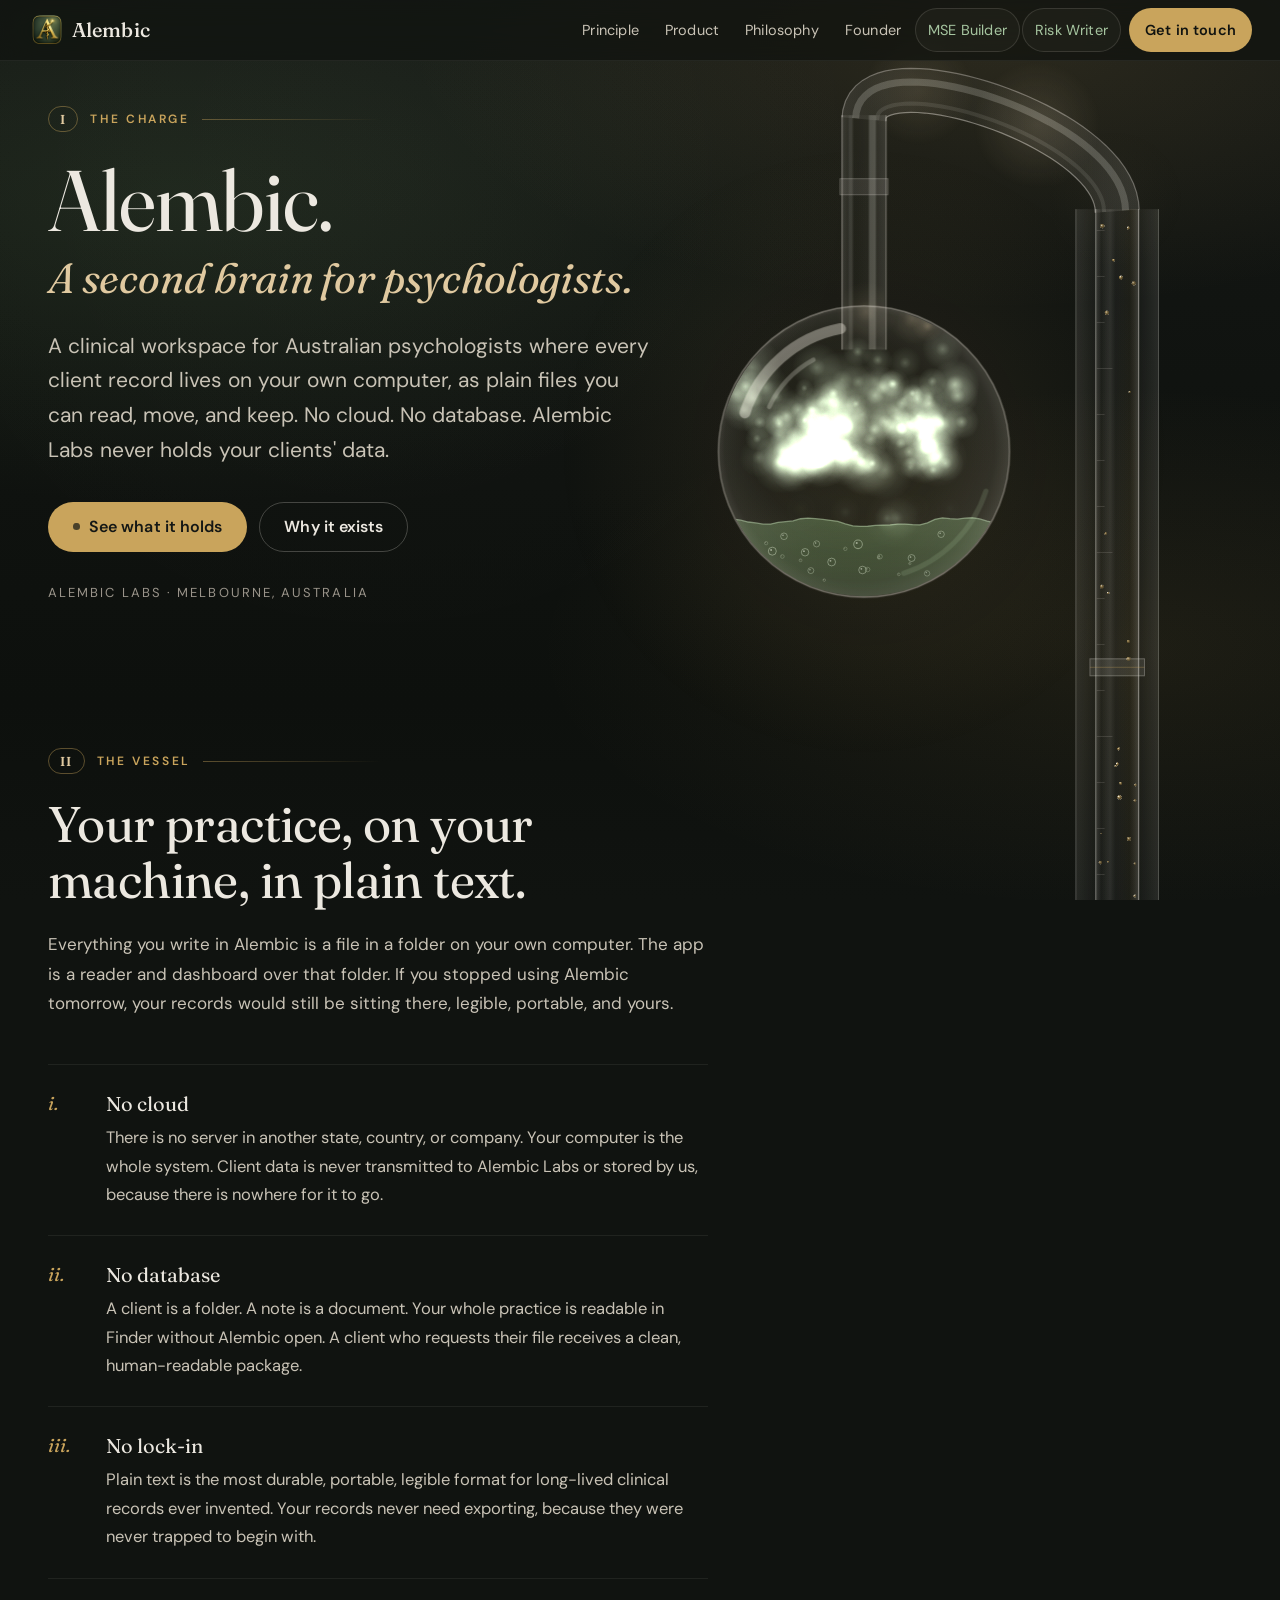
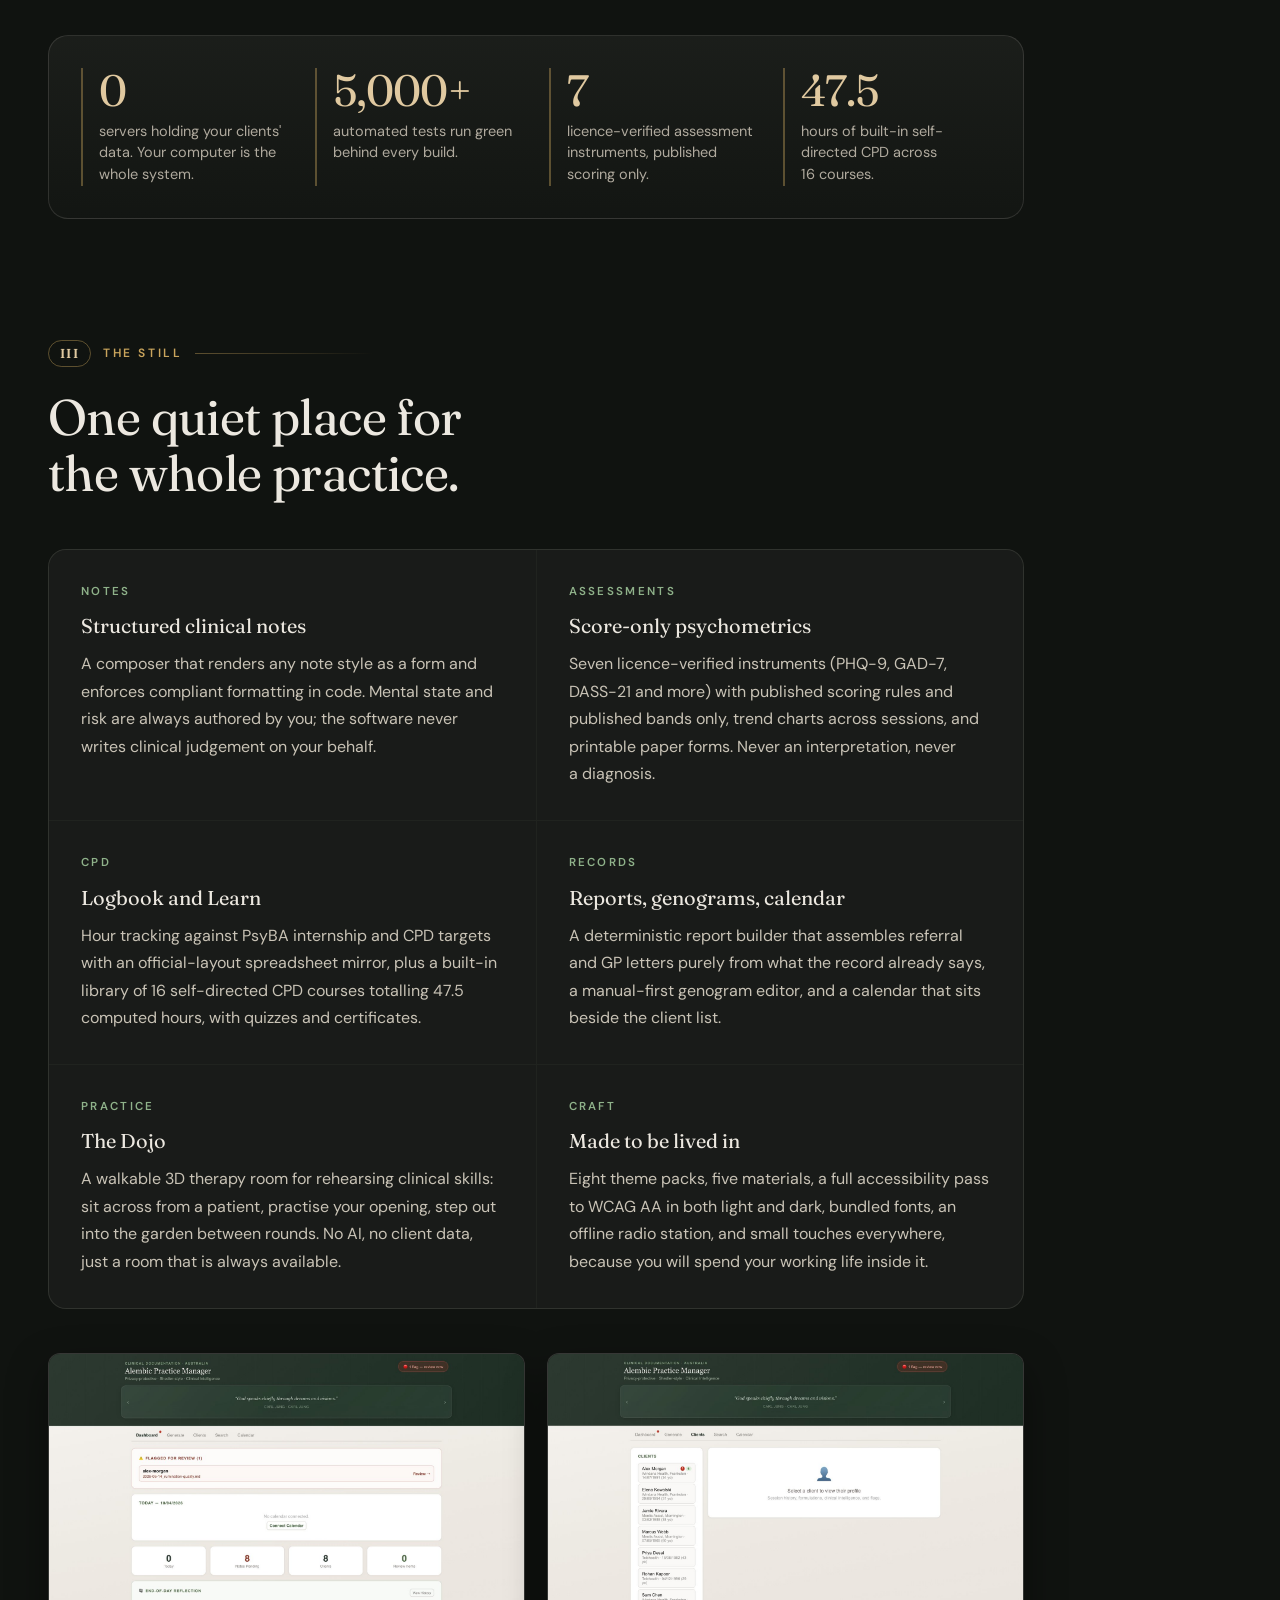
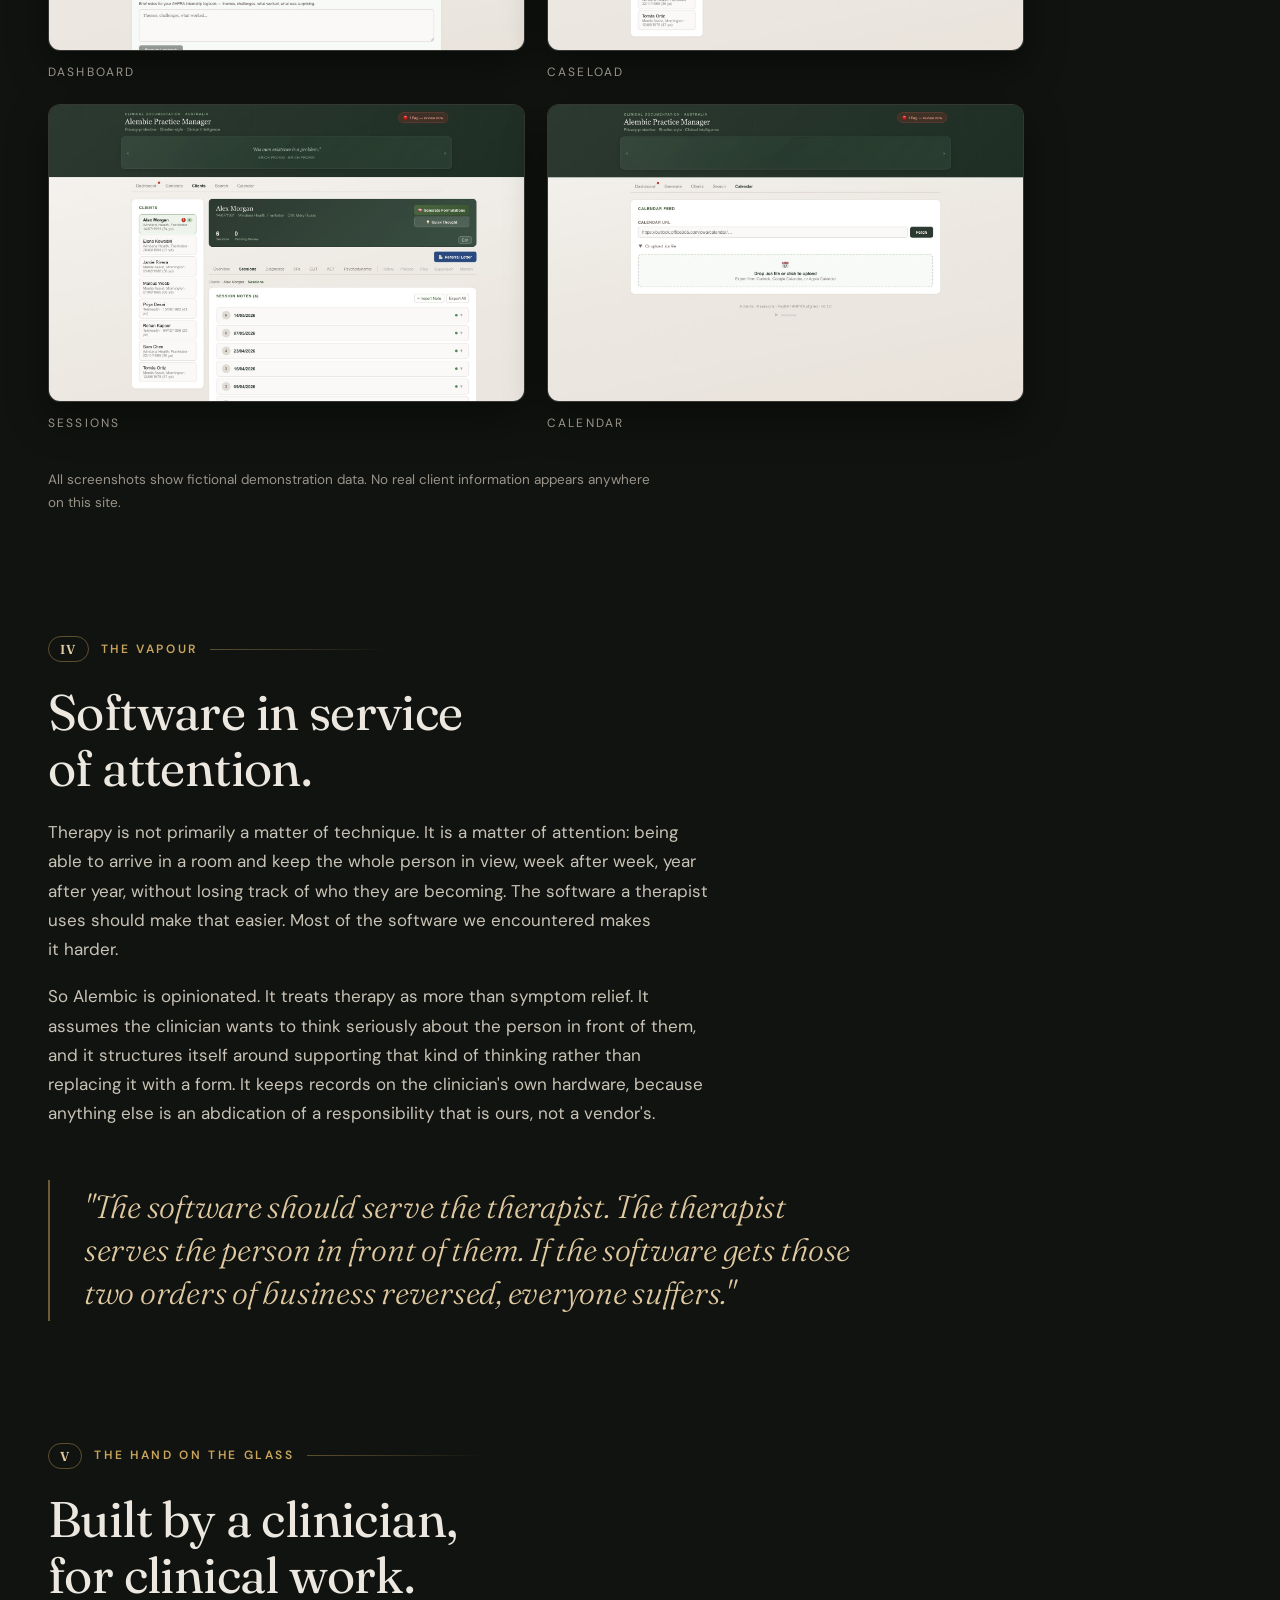
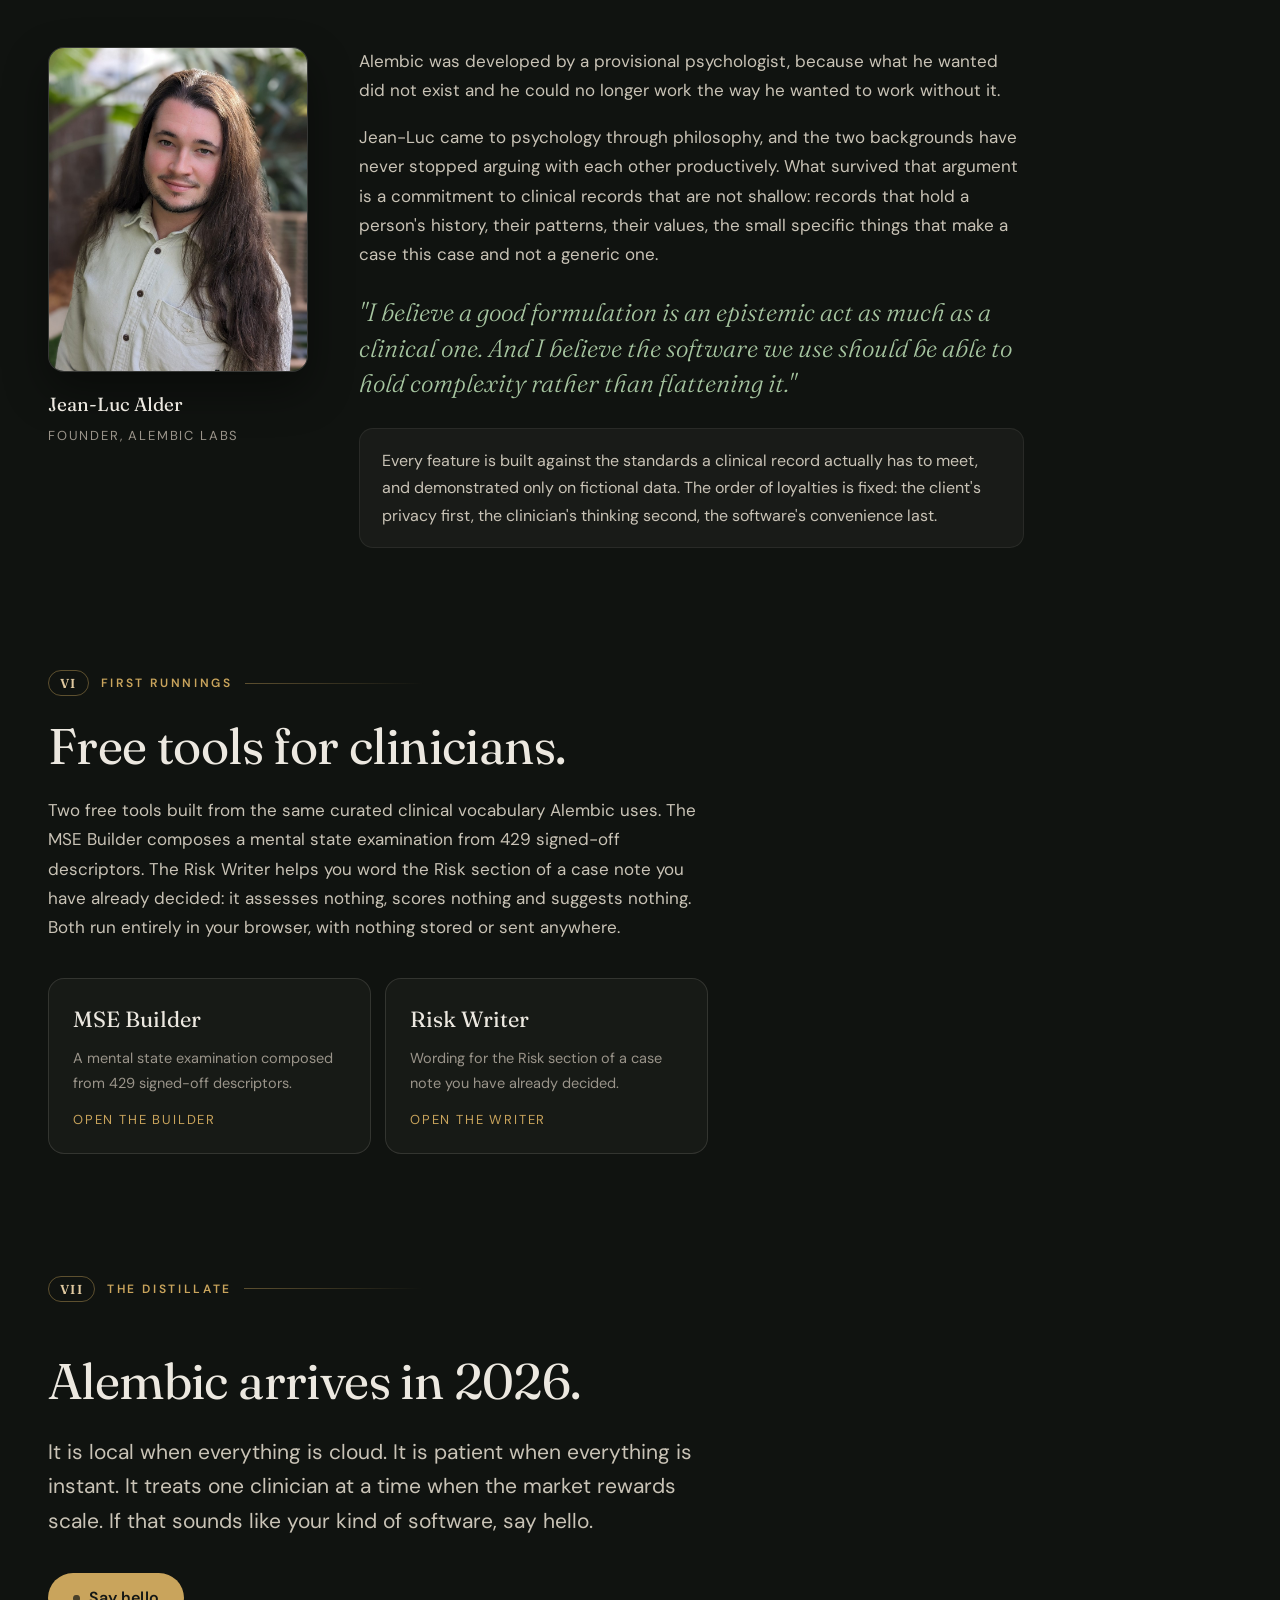
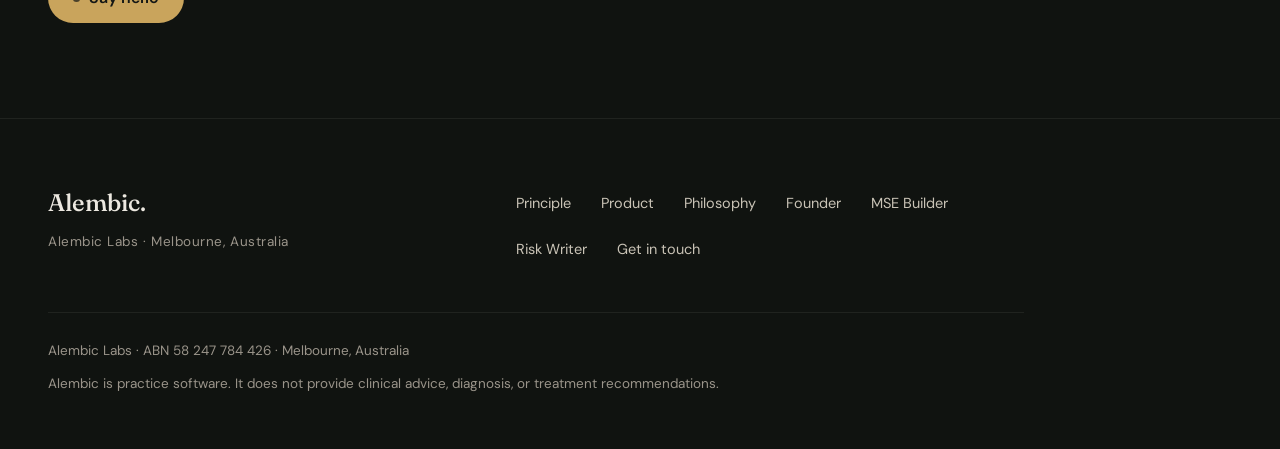
<file: designs/alembic/index.html>
<!doctype html>
<html lang="en-AU">
<head>
<meta charset="utf-8">
<meta name="viewport" content="width=device-width, initial-scale=1, viewport-fit=cover">
<title>Alembic · Practice software that keeps client records on your machine</title>
<meta name="description" content="Alembic is a clinical workspace for Australian psychologists. Every client record lives on your own computer as plain files you can read, move, and keep. No cloud. No database.">
<meta name="theme-color" content="#101310">
<meta property="og:type" content="website">
<meta property="og:title" content="Alembic · A second brain for psychologists">
<meta property="og:description" content="Practice software for Australian psychologists where every client record lives on your own computer. No cloud, no database, no vendor holding your data.">
<meta property="og:image" content="https://alembiclabs.com.au/assets/alembic-icon-1024.png">
<meta property="og:url" content="https://alembiclabs.com.au/">
<meta name="twitter:card" content="summary">
<link rel="icon" href="/assets/favicon-64.png">
<link rel="apple-touch-icon" href="/assets/apple-touch-icon.png">
<link rel="stylesheet" href="/assets/fonts.css">
<style>
:root{
  --page:#101310; --page-2:#141715; --page-3:#1a1d1b; --page-4:#21241f;
  --ink:#ece8e0; --ink-soft:#c9c3b6; --ink-mid:#b0aa9e; --ink-muted:#9a948a; --ink-faint:#6c665d;
  --green:#8fb28a; --green-deep:#4a6741; --green-soft:#a6c5a0;
  --gold:#c9a45c; --gold-soft:#e0c9a0;
  --amber:#d89a5e; --red:#d67a6f;
  --line:rgba(236,232,224,0.13);
  --line-soft:rgba(236,232,224,0.075);
  --serif:'Fraunces',Georgia,'Times New Roman',serif;
  --sans:'DM Sans',-apple-system,BlinkMacSystemFont,'Segoe UI',Helvetica,Arial,sans-serif;
  --ease:cubic-bezier(0.16,1,0.3,1);
}
*{margin:0;padding:0;box-sizing:border-box}
html{-webkit-text-size-adjust:100%}
html:focus-within{scroll-behavior:smooth}
body{
  position:relative;
  font-family:var(--sans);
  background:var(--page);
  color:var(--ink);
  font-size:17px; line-height:1.72;
  overflow-x:hidden;
  -webkit-font-smoothing:antialiased;
  -webkit-tap-highlight-color:transparent;
}
img{max-width:100%;display:block}
::selection{background:rgba(201,164,92,0.30)}

/* ---------- the ground: a still, warm dark ---------- */
#ground{
  position:fixed; inset:0; z-index:0; pointer-events:none;
  background:
    radial-gradient(ellipse 70vw 46vh at 78% 4%, rgba(201,164,92,0.13), transparent 66%),
    radial-gradient(ellipse 80vw 50vh at 14% 22%, rgba(74,103,65,0.22), transparent 68%),
    radial-gradient(ellipse 70vw 44vh at 88% 72%, rgba(201,164,92,0.09), transparent 66%),
    linear-gradient(180deg,#151815 0%,#101310 42%,#0d100d 78%,#101310 100%);
}
#ground::after{
  content:""; position:absolute; inset:0; opacity:.5;
  background-image:radial-gradient(circle at 30% 18%, rgba(236,232,224,0.035), transparent 45%);
}
#still{position:fixed; inset:0; z-index:1; width:100%; height:100%; pointer-events:none}
.site-header,main,.site-footer{position:relative; z-index:2}

/* anchors that give the canvas its geometry */
#anchors{position:absolute; inset:0; z-index:0; pointer-events:none}
#railSlot{position:absolute; top:0; bottom:0; width:24px; right:18px}
@media(min-width:760px){#railSlot{width:34px; right:clamp(28px,5vw,90px)}}
@media(min-width:1200px){#railSlot{width:44px; right:clamp(60px,11vw,190px)}}

/* ---------- layout ---------- */
.wrap{
  width:100%; max-width:1320px; margin:0 auto;
  padding-left:clamp(20px,5vw,48px);
  padding-right:clamp(52px,12vw,80px);
}
@media(min-width:760px){.wrap{padding-right:clamp(110px,16vw,240px)}}
@media(min-width:1200px){.wrap{padding-right:clamp(200px,20vw,320px)}}
.col{max-width:660px}
.stage{padding:clamp(70px,9vh,118px) 0 clamp(34px,4.5vh,58px); position:relative}
#hero{padding-top:clamp(28px,5vh,58px); padding-bottom:clamp(40px,7vh,90px)}

/* ---------- skip link ---------- */
.skip{
  position:absolute; left:12px; top:-70px; z-index:60;
  background:var(--page-4); color:var(--ink);
  padding:12px 18px; border-radius:10px; border:1px solid var(--line);
  font-size:15px; text-decoration:none; transition:top .18s ease;
}
.skip:focus{top:12px}
a{color:var(--gold-soft)}
:focus-visible{outline:2px solid var(--gold); outline-offset:3px}
/* a gold ring vanishes on a gold button, so those get a dark inner ring plus a cream halo */
.btn-gold:focus-visible,.mainnav a.cta:focus-visible{
  outline:2px solid #141715; outline-offset:-4px;
  box-shadow:0 0 0 3px rgba(236,232,224,0.92);
}

/* ---------- header ---------- */
.site-header{
  position:sticky; top:0; z-index:30;
  background:rgba(16,19,16,0.72);
  -webkit-backdrop-filter:blur(18px) saturate(150%);
  backdrop-filter:blur(18px) saturate(150%);
  border-bottom:1px solid var(--line-soft);
}
.bar{
  max-width:1320px; margin:0 auto;
  padding:0 clamp(14px,3vw,28px);
  display:flex; align-items:center; gap:10px; min-height:60px;
}
.brand{display:flex; align-items:center; gap:10px; text-decoration:none; color:var(--ink); flex:none; padding:8px 4px}
.brand .mark{width:30px;height:30px;border-radius:8px;flex:none}
.brand b{font-family:var(--serif); font-weight:500; font-size:20px; letter-spacing:.005em}
.mainnav{
  flex:1 1 auto; min-width:0;
  display:flex; align-items:center; gap:2px;
  overflow-x:auto; overflow-y:hidden;
  scrollbar-width:none; -webkit-overflow-scrolling:touch;
  justify-content:flex-end;
  padding-block:6px;
}
.navtoggle{
  display:none; align-items:center; gap:9px;
  min-height:44px; padding:0 15px; border-radius:999px;
  background:rgba(236,232,224,0.06); border:1px solid var(--line);
  color:var(--ink); font-family:var(--sans); font-size:14.5px; letter-spacing:.02em;
  cursor:pointer; flex:none;
}
.navtoggle .bars{position:relative; width:15px; height:9px; flex:none}
.navtoggle .bars::before,.navtoggle .bars::after{
  content:""; position:absolute; left:0; right:0; height:1.5px; background:var(--gold); border-radius:2px;
}
.navtoggle .bars::before{top:0}
.navtoggle .bars::after{bottom:0}
.site-header.open .navtoggle{background:rgba(201,164,92,0.16); border-color:rgba(201,164,92,0.5)}

/* the inline row only appears where all seven links fit; below that it is a disclosure */
@media(max-width:959px){
  .navtoggle{display:inline-flex; margin-left:auto}
  .mainnav{
    display:none;
    position:absolute; left:0; right:0; top:100%;
    flex:none; flex-direction:column; align-items:stretch; justify-content:flex-start;
    gap:2px; padding:10px clamp(14px,3vw,28px) 16px; overflow:visible;
    background:#141715;
    border-top:1px solid var(--line-soft);
    border-bottom:1px solid var(--line);
    box-shadow:0 22px 44px rgba(0,0,0,0.5);
  }
  .site-header.open .mainnav{display:flex}
  .mainnav a{width:100%; min-height:48px; font-size:16px; padding:0 14px; border-radius:12px}
  .mainnav a.cta{margin:8px 0 0; justify-content:center}
}
.mainnav::-webkit-scrollbar{display:none}
.mainnav a{
  flex:none; display:inline-flex; align-items:center; min-height:44px;
  padding:0 12px; border-radius:999px;
  color:var(--ink-soft); text-decoration:none; font-size:14.5px; letter-spacing:.012em;
  white-space:nowrap; transition:color .2s ease, background-color .2s ease;
}
.mainnav a:hover{color:var(--ink); background:rgba(236,232,224,0.06)}
.mainnav a.tool{color:var(--green-soft)}
.mainnav a.cta{
  color:var(--page); background:var(--gold); font-weight:600; padding:0 16px; margin-left:6px;
}
.mainnav a.cta:hover{background:var(--gold-soft); color:var(--page)}

/* ---------- stage kickers ---------- */
.kicker{
  display:flex; align-items:center; gap:12px;
  font-size:12px; letter-spacing:.22em; text-transform:uppercase;
  color:var(--gold); font-weight:600; margin-bottom:22px;
}
.kicker .num{
  font-family:var(--serif); font-size:13px; letter-spacing:.1em;
  color:var(--gold-soft); border:1px solid rgba(201,164,92,0.42);
  border-radius:999px; padding:3px 11px; line-height:1.4;
}
.kicker .lbl{white-space:nowrap}
.kicker .rule{flex:1 1 auto; min-width:0; height:1px; background:linear-gradient(90deg,rgba(201,164,92,0.42),transparent); max-width:180px}

/* ---------- type ---------- */
h1,h2,h3{font-family:var(--serif); font-weight:400; line-height:1.08; letter-spacing:-0.012em; text-wrap:balance}
h1{font-size:clamp(42px,8.4vw,86px)}
h1 .lead-word{display:block; color:var(--ink)}
h1 .sub{display:block; font-size:clamp(23px,4.1vw,42px); color:var(--gold-soft); font-style:italic; line-height:1.16; margin-top:.16em; letter-spacing:-0.004em}
h2{font-size:clamp(29px,4.6vw,50px); line-height:1.12}
h3{font-size:20px; line-height:1.3; letter-spacing:0}
.lede{font-size:clamp(17.5px,2.1vw,21px); color:var(--ink-soft); margin-top:26px; line-height:1.66}
.lede,.body-copy,.tenet p,.feat p,.plate .cap,.loyalties,.fineprint,.tool .td{text-wrap:pretty}
.body-copy{color:var(--ink-soft); margin-top:22px}
.body-copy + .body-copy{margin-top:18px}
.tiny{font-size:13.5px; color:var(--ink-muted); line-height:1.6}

/* ---------- buttons ---------- */
.btns{display:flex; flex-wrap:wrap; gap:12px; margin-top:34px}
.btn{
  display:inline-flex; align-items:center; justify-content:center; gap:9px;
  min-height:50px; padding:0 24px; border-radius:999px;
  font-size:16px; font-weight:600; text-decoration:none; letter-spacing:.005em;
  border:1px solid transparent; transition:transform .25s var(--ease), background-color .25s ease, border-color .25s ease, color .25s ease;
}
.btn-gold{background:var(--gold); color:#141715}
.btn-gold:hover{background:var(--gold-soft)}
.btn-ghost{border-color:rgba(236,232,224,0.24); color:var(--ink)}
.btn-ghost:hover{border-color:var(--gold); color:var(--gold-soft)}
.btn:hover{transform:translateY(-2px)}
.btn .drop{width:7px;height:7px;border-radius:50% 50% 60% 60%/60% 60% 50% 50%; background:currentColor; opacity:.7; flex:none}

/* ---------- hero ---------- */
.hero-grid{display:grid; gap:clamp(20px,4vw,60px); align-items:center}
@media(min-width:900px){.hero-grid{grid-template-columns:minmax(0,1fr) clamp(230px,25vw,340px)}}
#flaskSlot{width:min(64%,224px); aspect-ratio:1/1.55; margin-inline:auto}
@media(min-width:900px){#flaskSlot{width:min(100%,320px)}}
.hero-tag{
  margin-top:30px; font-size:13px; letter-spacing:.16em; text-transform:uppercase;
  color:var(--ink-muted);
}

/* ---------- principle list ---------- */
.tenets{margin-top:46px; display:grid; gap:0; max-width:660px}
.tenet{
  display:grid; grid-template-columns:auto 1fr; gap:0 18px;
  padding:26px 0; border-top:1px solid var(--line-soft);
}
.tenet:last-child{border-bottom:1px solid var(--line-soft)}
.tenet .rn{
  font-family:var(--serif); font-style:italic; font-size:19px; color:var(--gold);
  line-height:1.35; width:2.1em;
}
.tenet h3{margin-bottom:7px}
.tenet p{color:var(--ink-soft); font-size:16.5px; grid-column:2}

/* ---------- readings plate ---------- */
.plate{
  margin-top:56px; border:1px solid var(--line); border-radius:20px;
  background:linear-gradient(180deg,rgba(236,232,224,0.05),rgba(236,232,224,0.015));
  padding:clamp(20px,3vw,32px);
  display:grid; gap:clamp(18px,2.4vw,26px);
  grid-template-columns:repeat(auto-fit,minmax(190px,1fr));
}
.plate .rd{border-left:2px solid rgba(201,164,92,0.4); padding-left:16px}
.plate .fig{font-family:var(--serif); font-size:clamp(32px,4.4vw,44px); line-height:1; color:var(--gold-soft); letter-spacing:-0.02em}
.plate .cap{margin-top:9px; font-size:14.5px; color:var(--ink-mid); line-height:1.5}

/* ---------- product ---------- */
.feature-grid{
  margin-top:48px; display:grid; gap:1px;
  background:var(--line-soft);
  border:1px solid var(--line-soft); border-radius:18px; overflow:hidden;
}
@media(min-width:840px){.feature-grid{grid-template-columns:1fr 1fr}}
.feat{background:rgba(20,23,21,0.55); padding:clamp(22px,3vw,32px)}
.feat .tag{
  font-size:11.5px; letter-spacing:.2em; text-transform:uppercase;
  color:var(--green); font-weight:600; display:block; margin-bottom:12px;
}
.feat h3{color:var(--ink)}
.feat p{margin-top:11px; color:var(--ink-soft); font-size:16px}

/* ---------- screenshot strip ---------- */
.shots{
  margin-top:44px; display:grid; gap:16px;
  grid-auto-flow:column; grid-auto-columns:minmax(250px,1fr);
  overflow-x:auto; padding-bottom:12px;
  scroll-snap-type:x mandatory; -webkit-overflow-scrolling:touch;
}
@media(min-width:760px){.shots{grid-auto-flow:row; grid-template-columns:repeat(2,1fr); gap:22px; overflow:visible}}
.shot{scroll-snap-align:start}
.shot figure{margin:0}
.shot .frame{
  border:1px solid var(--line); border-radius:12px; overflow:hidden;
  background:var(--page-3); aspect-ratio:16/10;
  box-shadow:0 16px 40px rgba(0,0,0,0.4);
}
.shot img{width:100%; height:100%; object-fit:cover; object-position:top left}
.shot figcaption{
  margin-top:11px; font-size:12px; letter-spacing:.18em; text-transform:uppercase; color:var(--ink-muted);
}
.fineprint{margin-top:22px; font-size:13.5px; color:var(--ink-muted); max-width:620px}

/* ---------- philosophy ---------- */
.pullquote{
  margin-top:52px; max-width:820px;
  border-left:2px solid rgba(201,164,92,0.5); padding:6px 0 6px clamp(20px,3.4vw,34px);
}
.pullquote p{
  font-family:var(--serif); font-style:italic; font-weight:300;
  font-size:clamp(21px,3.1vw,32px); line-height:1.34; color:var(--gold-soft);
  letter-spacing:-0.008em;
}

/* ---------- founder ---------- */
.founder-grid{display:grid; gap:clamp(24px,4vw,52px); margin-top:44px; align-items:start}
@media(min-width:840px){.founder-grid{grid-template-columns:clamp(190px,22vw,260px) minmax(0,1fr)}}
.portrait{
  border-radius:16px; overflow:hidden; border:1px solid var(--line);
  background:var(--page-3); max-width:260px; aspect-ratio:4/5;
  box-shadow:0 18px 44px rgba(0,0,0,0.42);
}
.portrait img{width:100%;height:100%;object-fit:cover}
.byline{margin-top:16px}
.byline .nm{font-family:var(--serif); font-size:19px; color:var(--ink)}
.byline .rl{font-size:13px; letter-spacing:.14em; text-transform:uppercase; color:var(--ink-muted); margin-top:5px}
.founder-quote{
  margin-top:26px; font-family:var(--serif); font-style:italic; font-weight:300;
  font-size:clamp(19px,2.4vw,25px); line-height:1.42; color:var(--green-soft);
}
.loyalties{
  margin-top:26px; padding:18px 22px; border-radius:14px;
  background:rgba(236,232,224,0.04); border:1px solid var(--line-soft);
  color:var(--ink-soft); font-size:16px;
}

/* ---------- tools ---------- */
.tool-links{display:grid; gap:14px; margin-top:36px; max-width:660px}
@media(min-width:640px){.tool-links{grid-template-columns:1fr 1fr}}
.tool{
  display:block; text-decoration:none; color:var(--ink);
  border:1px solid var(--line); border-radius:16px; padding:22px 24px; min-height:44px;
  background:rgba(236,232,224,0.03);
  transition:border-color .25s ease, background-color .25s ease, transform .25s var(--ease);
}
.tool:hover{border-color:rgba(201,164,92,0.55); background:rgba(201,164,92,0.07); transform:translateY(-2px)}
.tool .tn{font-family:var(--serif); font-size:22px; display:block}
.tool .td{display:block; margin-top:7px; font-size:14.5px; color:var(--ink-muted)}
.tool .go{display:block; margin-top:13px; font-size:13px; letter-spacing:.14em; text-transform:uppercase; color:var(--gold)}

/* ---------- closing ---------- */
.close-grid{display:grid; gap:clamp(20px,4vw,56px); align-items:end}
@media(min-width:900px){.close-grid{grid-template-columns:minmax(0,1fr) clamp(190px,21vw,270px)}}
#receiverSlot{width:min(58%,190px); aspect-ratio:1/1.15; margin-inline:auto 4px}
@media(min-width:900px){#receiverSlot{width:min(100%,260px); margin-inline:auto}}

/* ---------- footer ---------- */
.site-footer{border-top:1px solid var(--line-soft); padding:clamp(46px,7vh,80px) 0 clamp(38px,6vh,60px); margin-top:clamp(40px,6vh,80px)}
.foot-top{display:flex; flex-wrap:wrap; gap:28px 40px; justify-content:space-between; align-items:flex-start}
.foot-brand b{font-family:var(--serif); font-weight:500; font-size:24px; display:block}
.foot-brand span{display:block; margin-top:7px; font-size:13.5px; color:var(--ink-muted); letter-spacing:.04em}
.footnav{display:flex; flex-wrap:wrap; gap:2px 6px; max-width:520px}
.footnav a{
  display:inline-flex; align-items:center; min-height:44px; padding:0 12px;
  color:var(--ink-soft); text-decoration:none; font-size:14.5px; border-radius:999px;
}
.footnav a:hover{color:var(--gold-soft); background:rgba(236,232,224,0.05)}
.foot-legal{margin-top:40px; padding-top:26px; border-top:1px solid var(--line-soft); display:grid; gap:10px}
.foot-legal p{font-size:13.5px; color:var(--ink-muted); max-width:720px}

/* ---------- reveal ---------- */
.js .rv{opacity:0; transform:translate3d(0,14px,0); transition:opacity .34s var(--ease), transform .34s var(--ease)}
.js .rv.in{opacity:1; transform:none}
.js .rv.d1{transition-delay:.05s}
.js .rv.d2{transition-delay:.10s}
.js .rv.d3{transition-delay:.15s}

/* ---------- reduced motion: complete, static, finished ---------- */
@media (prefers-reduced-motion: reduce){
  html:focus-within{scroll-behavior:auto}
  .js .rv, .rv{opacity:1 !important; transform:none !important; transition:none !important}
  .btn, .tool, .mainnav a, .footnav a, .skip{transition:none !important}
  .btn:hover, .tool:hover{transform:none !important}
  *,*::before,*::after{animation:none !important}
}

/* ---------- small screens ---------- */
@media(max-width:420px){
  body{font-size:16px}
  .kicker{font-size:11px; letter-spacing:.18em; gap:9px}
  .plate{padding:18px}
  .tenet{grid-template-columns:auto 1fr; gap:0 12px}
}
</style>
</head>
<body>
<a class="skip" href="#main">Skip to content</a>

<div id="ground" aria-hidden="true"></div>
<canvas id="still" aria-hidden="true"></canvas>
<div id="anchors" aria-hidden="true"><div id="railSlot"></div></div>

<header class="site-header">
  <div class="bar">
    <a class="brand" href="#top">
      <img class="mark" src="/assets/alembic-mark-256.png" alt="" width="30" height="30">
      <b>Alembic</b>
    </a>
    <button class="navtoggle" id="navToggle" type="button" aria-expanded="false" aria-controls="primaryNav">
      <span class="bars" aria-hidden="true"></span>Menu
    </button>
    <nav class="mainnav" id="primaryNav" aria-label="Primary">
      <a href="#principle">Principle</a>
      <a href="#product">Product</a>
      <a href="#philosophy">Philosophy</a>
      <a href="#founder">Founder</a>
      <a class="tool" href="/mse/">MSE Builder</a>
      <a class="tool" href="/risk/">Risk Writer</a>
      <a class="cta" href="mailto:hello@alembiclabs.com.au">Get in touch</a>
    </nav>
  </div>
</header>

<main id="main">

  <!-- I. THE CHARGE -->
  <section id="hero" class="stage" data-stage>
    <div class="wrap">
      <div class="hero-grid">
        <div>
          <p class="kicker rv"><span class="num">I</span> <span class="lbl">The charge</span> <span class="rule"></span></p>
          <h1 class="rv d1">
            <span class="lead-word">Alembic.</span>
            <span class="sub">A second brain for psychologists.</span>
          </h1>
          <p class="lede rv d2">A clinical workspace for Australian psychologists where every client record lives on your own computer, as plain files you can read, move, and keep. No cloud. No database. Alembic Labs never holds your clients' data.</p>
          <div class="btns rv d3">
            <a class="btn btn-gold" href="#product"><span class="drop" aria-hidden="true"></span>See what it holds</a>
            <a class="btn btn-ghost" href="#philosophy">Why it exists</a>
          </div>
          <p class="hero-tag rv d3">Alembic Labs · Melbourne, Australia</p>
        </div>
        <div id="flaskSlot" aria-hidden="true"></div>
      </div>
    </div>
  </section>

  <!-- II. THE VESSEL -->
  <section id="principle" class="stage" data-stage>
    <div class="wrap">
      <p class="kicker rv"><span class="num">II</span> <span class="lbl">The vessel</span> <span class="rule"></span></p>
      <div class="col">
        <h2 class="rv">Your practice, on your machine, in plain text.</h2>
        <p class="body-copy rv d1">Everything you write in Alembic is a file in a folder on your own computer. The app is a reader and dashboard over that folder. If you stopped using Alembic tomorrow, your records would still be sitting there, legible, portable, and yours.</p>
      </div>
      <div class="tenets">
        <div class="tenet rv">
          <span class="rn" aria-hidden="true">i.</span>
          <div><h3>No cloud</h3></div>
          <p>There is no server in another state, country, or company. Your computer is the whole system. Client data is never transmitted to Alembic Labs or stored by us, because there is nowhere for it to go.</p>
        </div>
        <div class="tenet rv">
          <span class="rn" aria-hidden="true">ii.</span>
          <div><h3>No database</h3></div>
          <p>A client is a folder. A note is a document. Your whole practice is readable in Finder without Alembic open. A client who requests their file receives a clean, human-readable package.</p>
        </div>
        <div class="tenet rv">
          <span class="rn" aria-hidden="true">iii.</span>
          <div><h3>No lock-in</h3></div>
          <p>Plain text is the most durable, portable, legible format for long-lived clinical records ever invented. Your records never need exporting, because they were never trapped to begin with.</p>
        </div>
      </div>
      <div class="plate rv" role="list" aria-label="Readings">
        <div class="rd" role="listitem"><p class="fig">0</p><p class="cap">servers holding your clients' data. Your computer is the whole system.</p></div>
        <div class="rd" role="listitem"><p class="fig">5,000+</p><p class="cap">automated tests run green behind every build.</p></div>
        <div class="rd" role="listitem"><p class="fig">7</p><p class="cap">licence-verified assessment instruments, published scoring only.</p></div>
        <div class="rd" role="listitem"><p class="fig">47.5</p><p class="cap">hours of built-in self-directed CPD across 16 courses.</p></div>
      </div>
    </div>
  </section>

  <!-- III. THE STILL -->
  <section id="product" class="stage" data-stage>
    <div class="wrap">
      <p class="kicker rv"><span class="num">III</span> <span class="lbl">The still</span> <span class="rule"></span></p>
      <div class="col">
        <h2 class="rv">One quiet place for the whole practice.</h2>
      </div>
      <div class="feature-grid">
        <article class="feat rv">
          <span class="tag">Notes</span>
          <h3>Structured clinical notes</h3>
          <p>A composer that renders any note style as a form and enforces compliant formatting in code. Mental state and risk are always authored by you; the software never writes clinical judgement on your behalf.</p>
        </article>
        <article class="feat rv">
          <span class="tag">Assessments</span>
          <h3>Score-only psychometrics</h3>
          <p>Seven licence-verified instruments (PHQ-9, GAD-7, DASS-21 and more) with published scoring rules and published bands only, trend charts across sessions, and printable paper forms. Never an interpretation, never a diagnosis.</p>
        </article>
        <article class="feat rv">
          <span class="tag">CPD</span>
          <h3>Logbook and Learn</h3>
          <p>Hour tracking against PsyBA internship and CPD targets with an official-layout spreadsheet mirror, plus a built-in library of 16 self-directed CPD courses totalling 47.5 computed hours, with quizzes and certificates.</p>
        </article>
        <article class="feat rv">
          <span class="tag">Records</span>
          <h3>Reports, genograms, calendar</h3>
          <p>A deterministic report builder that assembles referral and GP letters purely from what the record already says, a manual-first genogram editor, and a calendar that sits beside the client list.</p>
        </article>
        <article class="feat rv">
          <span class="tag">Practice</span>
          <h3>The Dojo</h3>
          <p>A walkable 3D therapy room for rehearsing clinical skills: sit across from a patient, practise your opening, step out into the garden between rounds. No AI, no client data, just a room that is always available.</p>
        </article>
        <article class="feat rv">
          <span class="tag">Craft</span>
          <h3>Made to be lived in</h3>
          <p>Eight theme packs, five materials, a full accessibility pass to WCAG AA in both light and dark, bundled fonts, an offline radio station, and small touches everywhere, because you will spend your working life inside it.</p>
        </article>
      </div>

      <div class="shots rv">
        <div class="shot"><figure>
          <div class="frame"><img src="/assets/screenshots/01-dashboard.jpg" alt="The Alembic dashboard, showing fictional demonstration data." loading="lazy" decoding="async" width="1200" height="750"></div>
          <figcaption>Dashboard</figcaption>
        </figure></div>
        <div class="shot"><figure>
          <div class="frame"><img src="/assets/screenshots/02-caseload.jpg" alt="The caseload list in Alembic, showing fictional demonstration data." loading="lazy" decoding="async" width="1200" height="750"></div>
          <figcaption>Caseload</figcaption>
        </figure></div>
        <div class="shot"><figure>
          <div class="frame"><img src="/assets/screenshots/04-alex-sessions.jpg" alt="A client's session history in Alembic, showing fictional demonstration data." loading="lazy" decoding="async" width="1200" height="750"></div>
          <figcaption>Sessions</figcaption>
        </figure></div>
        <div class="shot"><figure>
          <div class="frame"><img src="/assets/screenshots/09-calendar.jpg" alt="The Alembic calendar, showing fictional demonstration data." loading="lazy" decoding="async" width="1200" height="750"></div>
          <figcaption>Calendar</figcaption>
        </figure></div>
      </div>
      <p class="fineprint rv">All screenshots show fictional demonstration data. No real client information appears anywhere on this site.</p>
    </div>
  </section>

  <!-- IV. THE VAPOUR -->
  <section id="philosophy" class="stage" data-stage>
    <div class="wrap">
      <p class="kicker rv"><span class="num">IV</span> <span class="lbl">The vapour</span> <span class="rule"></span></p>
      <div class="col">
        <h2 class="rv">Software in service of attention.</h2>
        <p class="body-copy rv d1">Therapy is not primarily a matter of technique. It is a matter of attention: being able to arrive in a room and keep the whole person in view, week after week, year after year, without losing track of who they are becoming. The software a therapist uses should make that easier. Most of the software we encountered makes it harder.</p>
        <p class="body-copy rv d1">So Alembic is opinionated. It treats therapy as more than symptom relief. It assumes the clinician wants to think seriously about the person in front of them, and it structures itself around supporting that kind of thinking rather than replacing it with a form. It keeps records on the clinician's own hardware, because anything else is an abdication of a responsibility that is ours, not a vendor's.</p>
      </div>
      <blockquote class="pullquote rv">
        <p>"The software should serve the therapist. The therapist serves the person in front of them. If the software gets those two orders of business reversed, everyone suffers."</p>
      </blockquote>
    </div>
  </section>

  <!-- V. THE HAND ON THE GLASS -->
  <section id="founder" class="stage" data-stage>
    <div class="wrap">
      <p class="kicker rv"><span class="num">V</span> <span class="lbl">The hand on the glass</span> <span class="rule"></span></p>
      <div class="col">
        <h2 class="rv">Built by a clinician, for clinical work.</h2>
      </div>
      <div class="founder-grid">
        <div class="rv">
          <div class="portrait">
            <img src="/assets/jean-luc-headshot.jpg" alt="Jean-Luc Alder, founder of Alembic Labs." loading="lazy" decoding="async" width="640" height="800">
          </div>
          <div class="byline">
            <p class="nm">Jean-Luc Alder</p>
            <p class="rl">Founder, Alembic Labs</p>
          </div>
        </div>
        <div class="rv d1">
          <p class="body-copy" style="margin-top:0">Alembic was developed by a provisional psychologist, because what he wanted did not exist and he could no longer work the way he wanted to work without it.</p>
          <p class="body-copy">Jean-Luc came to psychology through philosophy, and the two backgrounds have never stopped arguing with each other productively. What survived that argument is a commitment to clinical records that are not shallow: records that hold a person's history, their patterns, their values, the small specific things that make a case this case and not a generic one.</p>
          <p class="founder-quote">"I believe a good formulation is an epistemic act as much as a clinical one. And I believe the software we use should be able to hold complexity rather than flattening it."</p>
          <p class="loyalties">Every feature is built against the standards a clinical record actually has to meet, and demonstrated only on fictional data. The order of loyalties is fixed: the client's privacy first, the clinician's thinking second, the software's convenience last.</p>
        </div>
      </div>
    </div>
  </section>

  <!-- VI. FIRST RUNNINGS -->
  <section id="tools" class="stage" data-stage>
    <div class="wrap">
      <p class="kicker rv"><span class="num">VI</span> <span class="lbl">First runnings</span> <span class="rule"></span></p>
      <div class="col">
        <h2 class="rv">Free tools for clinicians.</h2>
        <p class="body-copy rv d1">Two free tools built from the same curated clinical vocabulary Alembic uses. The MSE Builder composes a mental state examination from 429 signed-off descriptors. The Risk Writer helps you word the Risk section of a case note you have already decided: it assesses nothing, scores nothing and suggests nothing. Both run entirely in your browser, with nothing stored or sent anywhere.</p>
      </div>
      <div class="tool-links">
        <a class="tool rv" href="/mse/">
          <span class="tn">MSE Builder</span>
          <span class="td">A mental state examination composed from 429 signed-off descriptors.</span>
          <span class="go">Open the builder</span>
        </a>
        <a class="tool rv d1" href="/risk/">
          <span class="tn">Risk Writer</span>
          <span class="td">Wording for the Risk section of a case note you have already decided.</span>
          <span class="go">Open the writer</span>
        </a>
      </div>
    </div>
  </section>

  <!-- VII. THE DISTILLATE -->
  <section id="closing" class="stage" data-stage>
    <div class="wrap">
      <p class="kicker rv"><span class="num">VII</span> <span class="lbl">The distillate</span> <span class="rule"></span></p>
      <div class="close-grid">
        <div>
          <h2 class="rv">Alembic arrives in 2026.</h2>
          <p class="lede rv d1">It is local when everything is cloud. It is patient when everything is instant. It treats one clinician at a time when the market rewards scale. If that sounds like your kind of software, say hello.</p>
          <div class="btns rv d2">
            <a class="btn btn-gold" href="mailto:hello@alembiclabs.com.au"><span class="drop" aria-hidden="true"></span>Say hello</a>
          </div>
        </div>
        <div id="receiverSlot" aria-hidden="true"></div>
      </div>
    </div>
  </section>

</main>

<footer class="site-footer">
  <div class="wrap">
    <div class="foot-top">
      <div class="foot-brand">
        <b>Alembic.</b>
        <span>Alembic Labs · Melbourne, Australia</span>
      </div>
      <nav class="footnav" aria-label="Footer">
        <a href="#principle">Principle</a>
        <a href="#product">Product</a>
        <a href="#philosophy">Philosophy</a>
        <a href="#founder">Founder</a>
        <a href="/mse/">MSE Builder</a>
        <a href="/risk/">Risk Writer</a>
        <a href="mailto:hello@alembiclabs.com.au">Get in touch</a>
      </nav>
    </div>
    <div class="foot-legal">
      <p>Alembic Labs · ABN 58 247 784 426 · Melbourne, Australia</p>
      <p>Alembic is practice software. It does not provide clinical advice, diagnosis, or treatment recommendations.</p>
    </div>
  </div>
</footer>

<script>
document.documentElement.className += ' js';
(function(){
  "use strict";

  var TAU = Math.PI * 2;
  var mqReduce = window.matchMedia ? window.matchMedia('(prefers-reduced-motion: reduce)') : {matches:false, addEventListener:null};

  /* ---------------- reveal on scroll ---------------- */
  var rvs = [].slice.call(document.querySelectorAll('.rv'));
  function revealAll(){ for (var i=0;i<rvs.length;i++) rvs[i].classList.add('in'); }
  if (mqReduce.matches || !('IntersectionObserver' in window)) {
    revealAll();
  } else {
    var io = new IntersectionObserver(function(entries){
      for (var i=0;i<entries.length;i++){
        if (entries[i].isIntersecting){ entries[i].target.classList.add('in'); io.unobserve(entries[i].target); }
      }
    }, {rootMargin:'0px 0px -2% 0px', threshold:0.01});
    for (var i=0;i<rvs.length;i++) io.observe(rvs[i]);
  }

  /* ---------------- the nav disclosure on small screens ---------------- */
  var navBtn = document.getElementById('navToggle');
  var hdr = document.querySelector('.site-header');
  if (navBtn && hdr){
    var closeNav = function(){
      hdr.classList.remove('open');
      navBtn.setAttribute('aria-expanded', 'false');
    };
    navBtn.addEventListener('click', function(){
      var open = hdr.classList.toggle('open');
      navBtn.setAttribute('aria-expanded', open ? 'true' : 'false');
    });
    hdr.addEventListener('click', function(e){
      var t = e.target;
      while (t && t !== hdr){
        if (t.tagName === 'A'){ closeNav(); return; }
        t = t.parentNode;
      }
    });
    document.addEventListener('keydown', function(e){
      if ((e.key === 'Escape' || e.keyCode === 27) && hdr.classList.contains('open')){
        closeNav(); navBtn.focus();
      }
    });
    var mqWide = window.matchMedia('(min-width:960px)');
    var onWide = function(e){ if (e.matches) closeNav(); };
    if (mqWide.addEventListener) mqWide.addEventListener('change', onWide);
    else if (mqWide.addListener) mqWide.addListener(onWide);
  }

  /* ---------------- the still ---------------- */
  var cv = document.getElementById('still');
  if (!cv || !cv.getContext) return;
  var ctx = cv.getContext('2d');
  if (!ctx) return;

  var flaskSlot = document.getElementById('flaskSlot');
  var railSlot  = document.getElementById('railSlot');
  var recvSlot  = document.getElementById('receiverSlot');
  var stages    = [].slice.call(document.querySelectorAll('[data-stage]'));

  var dpr = 1, W = 0, H = 0, SD = 1;
  var G = null;
  var sy = 0, syTarget = 0, docSpan = 1, prog = 0, progSmooth = 0, progFlask = 0, progRecv = 0;
  var raf = 0, lastT = 0, acc = 0, T = 0;
  var STEP = 1 / 60;
  var reduced = mqReduce.matches;
  var lowPower = false;

  /* deterministic noise, used for the static composition */
  function rnd(seed){
    var t = (seed + 0x6D2B79F5) | 0;
    t = Math.imul(t ^ (t >>> 15), t | 1);
    t ^= t + Math.imul(t ^ (t >>> 7), t | 61);
    return ((t ^ (t >>> 14)) >>> 0) / 4294967296;
  }

  /* ---------------- geometry ---------------- */
  function measure(){
    var vw = window.innerWidth || document.documentElement.clientWidth;
    var vh = window.innerHeight || document.documentElement.clientHeight;
    dpr = Math.min(window.devicePixelRatio || 1, 2);
    SD  = Math.min(dpr, 2);
    W = vw; H = vh;
    cv.width  = Math.round(vw * dpr);
    cv.height = Math.round(vh * dpr);
    cv.style.width = vw + 'px';
    cv.style.height = vh + 'px';

    lowPower = vw < 700;

    var pageY = window.pageYOffset || document.documentElement.scrollTop || 0;
    var docH = Math.max(
      document.body.scrollHeight, document.documentElement.scrollHeight,
      document.body.offsetHeight, document.documentElement.offsetHeight
    );
    docSpan = Math.max(1, docH - vh);

    var f = flaskSlot.getBoundingClientRect();
    var r = railSlot.getBoundingClientRect();
    var v = recvSlot.getBoundingClientRect();

    var g = {};
    g.railX = r.left + r.width / 2;
    g.tubeR = Math.max(9, r.width / 2);

    g.fcx = f.left + f.width / 2;
    var ftop = f.top + pageY;
    g.fr = Math.min(f.width * 0.455, f.height * 0.30);
    g.fcy = ftop + f.height - g.fr - 6;
    g.ftop = g.fcy - g.fr;
    g.neckTop = ftop + 6;
    if (g.neckTop > g.ftop - 26) g.neckTop = g.ftop - 26;
    g.neckR = Math.max(7, Math.min(g.tubeR, g.fr * 0.20));

    g.tubeTop = g.neckTop + Math.max(96, g.fr * 0.62);

    g.rcx = v.left + v.width / 2;
    g.rtop = v.top + pageY;
    g.rw = v.width;
    g.rh = v.height;

    g.dripY = g.rtop - Math.max(14, g.rh * 0.10);
    /* the receiving flask fills over the run it actually has, so it lands full */
    g.recvStart = Math.max(0, g.rtop - vh * 0.88);
    g.recvSpan = Math.max(140, Math.min(g.rh * 1.6, docSpan - g.recvStart));
    g.bendStart = Math.max(g.tubeTop + 80, g.dripY - Math.min(280, g.rh * 1.5));

    /* receiving flask interior, an Erlenmeyer profile */
    g.rNeckHalf = Math.max(6, g.rw * 0.115);
    g.rShoulderY = g.rtop + g.rh * 0.24;
    g.rBodyY = g.rtop + g.rh * 0.80;
    g.rBottomY = g.rtop + g.rh;
    g.rHalf = g.rw * 0.46;

    /* ground-glass joints where each stage begins */
    g.joints = [];
    for (var i = 0; i < stages.length; i++){
      var y = stages[i].getBoundingClientRect().top + pageY;
      if (y > g.tubeTop + 40 && y < g.bendStart - 30) g.joints.push(y);
    }

    /* cached gradients (they only vary across x) */
    var tg = ctx.createLinearGradient(g.railX - g.tubeR, 0, g.railX + g.tubeR, 0);
    tg.addColorStop(0.00, 'rgba(236,232,224,0.16)');
    tg.addColorStop(0.14, 'rgba(236,232,224,0.03)');
    tg.addColorStop(0.34, 'rgba(236,232,224,0.11)');
    tg.addColorStop(0.46, 'rgba(236,232,224,0.03)');
    tg.addColorStop(0.78, 'rgba(201,164,92,0.05)');
    tg.addColorStop(1.00, 'rgba(236,232,224,0.19)');
    g.tubeGrad = tg;

    var jr = g.tubeR * 1.9;
    var jg = ctx.createLinearGradient(g.railX - jr, 0, g.railX + jr, 0);
    jg.addColorStop(0.00, 'rgba(236,232,224,0.10)');
    jg.addColorStop(0.30, 'rgba(236,232,224,0.015)');
    jg.addColorStop(0.72, 'rgba(236,232,224,0.02)');
    jg.addColorStop(1.00, 'rgba(236,232,224,0.11)');
    g.jacketGrad = jg;
    g.jacketR = jr;

    G = g;
    buildSprites();
    resetSim();

    /* arrive with the run already under way rather than with cold glass */
    sy = syTarget;
    updateProgress(true);
    if (!reduced){
      for (var w = 0; w < 210; w++) stepSim(STEP);
    }
  }

  /* ---------------- sprite helper ---------------- */
  function sprite(x0, y0, w, h, fn){
    w = Math.max(2, Math.ceil(w)); h = Math.max(2, Math.ceil(h));
    var c = document.createElement('canvas');
    c.width = Math.ceil(w * SD); c.height = Math.ceil(h * SD);
    var g = c.getContext('2d');
    g.setTransform(SD, 0, 0, SD, -x0 * SD, -y0 * SD);
    fn(g);
    return {c: c, x: x0, y: y0, w: w, h: h};
  }
  function blit(s){ if (s) ctx.drawImage(s.c, s.x, s.y, s.w, s.h); }

  /* ---------------- glass band along a polyline ---------------- */
  function bez(p0, c1, c2, p3, t){
    var u = 1 - t, a = u*u*u, b = 3*u*u*t, c = 3*u*t*t, d = t*t*t;
    return {x: a*p0.x + b*c1.x + c*c2.x + d*p3.x, y: a*p0.y + b*c1.y + c*c2.y + d*p3.y};
  }
  function sampleBez(p0, c1, c2, p3, n){
    var pts = [];
    for (var i = 0; i <= n; i++) pts.push(bez(p0, c1, c2, p3, i / n));
    return pts;
  }
  function offsetPoly(pts, o){
    var out = [], n = pts.length;
    for (var i = 0; i < n; i++){
      var a = pts[i > 0 ? i - 1 : 0], b = pts[i < n - 1 ? i + 1 : n - 1];
      var dx = b.x - a.x, dy = b.y - a.y, l = Math.sqrt(dx*dx + dy*dy) || 1;
      out.push({x: pts[i].x - dy / l * o, y: pts[i].y + dx / l * o});
    }
    return out;
  }
  function tracePoly(g, pts){
    g.beginPath();
    g.moveTo(pts[0].x, pts[0].y);
    for (var i = 1; i < pts.length; i++) g.lineTo(pts[i].x, pts[i].y);
  }
  function bandPath(g, L, R){
    g.beginPath();
    g.moveTo(L[0].x, L[0].y);
    for (var i = 1; i < L.length; i++) g.lineTo(L[i].x, L[i].y);
    for (var j = R.length - 1; j >= 0; j--) g.lineTo(R[j].x, R[j].y);
    g.closePath();
  }
  function drawGlassBand(g, pts, d, x0, x1){
    var L = offsetPoly(pts, -d / 2), R = offsetPoly(pts, d / 2);
    var grd = g.createLinearGradient(x0, 0, x1, 0);
    grd.addColorStop(0.00, 'rgba(236,232,224,0.13)');
    grd.addColorStop(0.30, 'rgba(236,232,224,0.025)');
    grd.addColorStop(0.62, 'rgba(236,232,224,0.05)');
    grd.addColorStop(1.00, 'rgba(236,232,224,0.13)');
    bandPath(g, L, R);
    g.fillStyle = grd; g.fill();

    g.save(); g.clip();
    var S = offsetPoly(pts, -d * 0.19);
    tracePoly(g, S);
    g.lineWidth = Math.max(1, d * 0.16); g.strokeStyle = 'rgba(236,232,224,0.20)'; g.stroke();
    var S2 = offsetPoly(pts, d * 0.30);
    tracePoly(g, S2);
    g.lineWidth = Math.max(0.8, d * 0.09); g.strokeStyle = 'rgba(236,232,224,0.10)'; g.stroke();
    g.restore();

    tracePoly(g, L);
    g.lineWidth = 1.2; g.strokeStyle = 'rgba(236,232,224,0.34)'; g.stroke();
    tracePoly(g, R);
    g.lineWidth = 1.2; g.strokeStyle = 'rgba(236,232,224,0.42)'; g.stroke();
  }

  /* ---------------- sprites: neck, bend, flask shell, receiver shell ---------------- */
  var spNeck = null, spBend = null, spFlask = null, spRecv = null;
  var neckPts = null, bendPts = null;

  function buildSprites(){
    var g = G, d = g.tubeR * 2, nd = g.neckR * 2;

    /* the swan neck: up out of the flask, over, and down onto the rail */
    var lift = Math.min(90, (g.tubeTop - g.neckTop) * 0.7);
    neckPts = sampleBez(
      {x: g.fcx, y: g.neckTop + 6},
      {x: g.fcx, y: g.neckTop - lift},
      {x: g.railX, y: g.tubeTop - lift * 1.25},
      {x: g.railX, y: g.tubeTop + 2},
      40
    );
    var nx0 = Math.min(g.fcx, g.railX) - d, nx1 = Math.max(g.fcx, g.railX) + d;
    var ny0 = g.neckTop - lift - d, ny1 = g.tubeTop + d;
    spNeck = sprite(nx0, ny0, nx1 - nx0, ny1 - ny0, function(gg){
      drawGlassBand(gg, neckPts, (nd + d) / 2, nx0, nx1);
    });

    /* the delivery bend into the receiving flask */
    bendPts = sampleBez(
      {x: g.railX, y: g.bendStart},
      {x: g.railX, y: g.bendStart + (g.dripY - g.bendStart) * 0.55},
      {x: g.rcx, y: g.dripY - (g.dripY - g.bendStart) * 0.42},
      {x: g.rcx, y: g.dripY},
      36
    );
    var bx0 = Math.min(g.railX, g.rcx) - d, bx1 = Math.max(g.railX, g.rcx) + d;
    spBend = sprite(bx0, g.bendStart - d, bx1 - bx0, (g.dripY - g.bendStart) + d * 2, function(gg){
      drawGlassBand(gg, bendPts, d, bx0, bx1);
      /* the drip tip */
      gg.beginPath();
      gg.moveTo(g.rcx - g.tubeR * 0.55, g.dripY - 2);
      gg.lineTo(g.rcx, g.dripY + g.tubeR * 0.9);
      gg.lineTo(g.rcx + g.tubeR * 0.55, g.dripY - 2);
      gg.closePath();
      gg.fillStyle = 'rgba(236,232,224,0.10)'; gg.fill();
      gg.lineWidth = 1.1; gg.strokeStyle = 'rgba(236,232,224,0.34)'; gg.stroke();
    });

    /* the boiling flask shell */
    var fx0 = g.fcx - g.fr - 10, fy0 = g.neckTop - 4;
    spFlask = sprite(fx0, fy0, (g.fr + 10) * 2, (g.fcy + g.fr + 10) - fy0, function(gg){
      /* the vertical neck */
      var np = [{x: g.fcx, y: g.neckTop + 2}, {x: g.fcx, y: g.ftop + g.fr * 0.30}];
      drawGlassBand(gg, np, g.neckR * 2, g.fcx - g.neckR, g.fcx + g.neckR);
      /* a ground glass joint on the neck */
      var jy = g.neckTop + (g.ftop - g.neckTop) * 0.34;
      gg.fillStyle = 'rgba(236,232,224,0.09)';
      gg.fillRect(g.fcx - g.neckR - 2, jy, (g.neckR + 2) * 2, 16);
      gg.strokeStyle = 'rgba(236,232,224,0.26)'; gg.lineWidth = 1;
      gg.strokeRect(g.fcx - g.neckR - 2, jy, (g.neckR + 2) * 2, 16);

      /* the bulb */
      var rr = g.fr;
      gg.save();
      gg.beginPath(); gg.arc(g.fcx, g.fcy, rr, 0, TAU); gg.clip();
      var sh = gg.createRadialGradient(g.fcx - rr * 0.3, g.fcy - rr * 0.35, rr * 0.1, g.fcx, g.fcy, rr * 1.02);
      sh.addColorStop(0, 'rgba(236,232,224,0.012)');
      sh.addColorStop(0.62, 'rgba(236,232,224,0.03)');
      sh.addColorStop(0.90, 'rgba(236,232,224,0.09)');
      sh.addColorStop(1, 'rgba(236,232,224,0.18)');
      gg.fillStyle = sh; gg.fillRect(g.fcx - rr, g.fcy - rr, rr * 2, rr * 2);
      /* the long specular crescent */
      gg.lineCap = 'round';
      gg.beginPath(); gg.arc(g.fcx, g.fcy, rr * 0.86, Math.PI * 1.10, Math.PI * 1.44);
      gg.lineWidth = Math.max(2, rr * 0.075); gg.strokeStyle = 'rgba(255,252,244,0.34)'; gg.stroke();
      gg.beginPath(); gg.arc(g.fcx, g.fcy, rr * 0.72, Math.PI * 1.14, Math.PI * 1.34);
      gg.lineWidth = Math.max(1, rr * 0.03); gg.strokeStyle = 'rgba(255,252,244,0.22)'; gg.stroke();
      /* the cool reflected arc on the far side */
      gg.beginPath(); gg.arc(g.fcx, g.fcy, rr * 0.88, Math.PI * 0.10, Math.PI * 0.40);
      gg.lineWidth = Math.max(1, rr * 0.035); gg.strokeStyle = 'rgba(166,197,160,0.16)'; gg.stroke();
      gg.restore();
      /* the rim */
      gg.beginPath(); gg.arc(g.fcx, g.fcy, rr, 0, TAU);
      gg.lineWidth = 1.4; gg.strokeStyle = 'rgba(236,232,224,0.34)'; gg.stroke();
    });

    /* the receiving flask shell */
    var vx0 = g.rcx - g.rHalf - 12, vy0 = g.rtop - 8;
    spRecv = sprite(vx0, vy0, (g.rHalf + 12) * 2, (g.rBottomY + 12) - vy0, function(gg){
      recvPath(gg, 0);
      var sh = gg.createLinearGradient(g.rcx - g.rHalf, 0, g.rcx + g.rHalf, 0);
      sh.addColorStop(0.00, 'rgba(236,232,224,0.15)');
      sh.addColorStop(0.20, 'rgba(236,232,224,0.03)');
      sh.addColorStop(0.42, 'rgba(236,232,224,0.07)');
      sh.addColorStop(0.70, 'rgba(236,232,224,0.02)');
      sh.addColorStop(1.00, 'rgba(236,232,224,0.16)');
      gg.fillStyle = sh; gg.fill();
      gg.lineWidth = 1.4; gg.strokeStyle = 'rgba(236,232,224,0.36)'; gg.stroke();
      /* the mouth ring */
      gg.beginPath();
      gg.ellipse(g.rcx, g.rtop + 2, g.rNeckHalf + 2.5, Math.max(2.5, g.rNeckHalf * 0.34), 0, 0, TAU);
      gg.lineWidth = 1.2; gg.strokeStyle = 'rgba(236,232,224,0.42)'; gg.stroke();
      /* graduation marks */
      gg.strokeStyle = 'rgba(236,232,224,0.16)'; gg.lineWidth = 1;
      for (var k = 1; k <= 4; k++){
        var yy = g.rBodyY - (g.rBodyY - g.rShoulderY) * (k / 5.2);
        var hw = halfWidthAt(yy) - 3;
        gg.beginPath(); gg.moveTo(g.rcx + hw - (k % 2 ? 11 : 7), yy); gg.lineTo(g.rcx + hw, yy); gg.stroke();
      }
    });
  }

  function halfWidthAt(y){
    var g = G;
    if (y <= g.rShoulderY) return g.rNeckHalf;
    if (y >= g.rBodyY) return g.rHalf;
    var t = (y - g.rShoulderY) / (g.rBodyY - g.rShoulderY);
    return g.rNeckHalf + (g.rHalf - g.rNeckHalf) * (t * t * (3 - 2 * t));
  }
  function recvPath(g2, inset){
    var g = G, i = inset || 0;
    var nh = g.rNeckHalf - i, hh = g.rHalf - i;
    g2.beginPath();
    g2.moveTo(g.rcx - nh, g.rtop + i);
    g2.lineTo(g.rcx - nh, g.rShoulderY);
    g2.bezierCurveTo(g.rcx - nh, g.rShoulderY + (g.rBodyY - g.rShoulderY) * 0.55,
                     g.rcx - hh, g.rBodyY - (g.rBodyY - g.rShoulderY) * 0.32,
                     g.rcx - hh, g.rBodyY);
    g2.lineTo(g.rcx - hh, g.rBottomY - 8 - i);
    g2.quadraticCurveTo(g.rcx - hh, g.rBottomY - i, g.rcx - hh + 9, g.rBottomY - i);
    g2.lineTo(g.rcx + hh - 9, g.rBottomY - i);
    g2.quadraticCurveTo(g.rcx + hh, g.rBottomY - i, g.rcx + hh, g.rBottomY - 8 - i);
    g2.lineTo(g.rcx + hh, g.rBodyY);
    g2.bezierCurveTo(g.rcx + hh, g.rBodyY - (g.rBodyY - g.rShoulderY) * 0.32,
                     g.rcx + nh, g.rShoulderY + (g.rBodyY - g.rShoulderY) * 0.55,
                     g.rcx + nh, g.rShoulderY);
    g2.lineTo(g.rcx + nh, g.rtop + i);
    g2.closePath();
  }

  /* ---------------- mote sprites ---------------- */
  function moteSprite(r, g_, b_){
    var s = 64, c = document.createElement('canvas');
    c.width = s; c.height = s;
    var g2 = c.getContext('2d');
    var gr = g2.createRadialGradient(s/2, s/2, 0, s/2, s/2, s/2);
    gr.addColorStop(0, 'rgba(' + r + ',' + g_ + ',' + b_ + ',0.55)');
    gr.addColorStop(0.35, 'rgba(' + r + ',' + g_ + ',' + b_ + ',0.20)');
    gr.addColorStop(1, 'rgba(' + r + ',' + g_ + ',' + b_ + ',0)');
    g2.fillStyle = gr; g2.fillRect(0, 0, s, s);
    return c;
  }
  var mSprA = moteSprite(196, 218, 190);
  var mSprB = moteSprite(224, 201, 160);

  /* one baked droplet, scaled per drop, so no gradient is built inside the loop */
  var DROP_S = 96, DROP_R = DROP_S / 2 - 3;
  var dropSpr = (function(){
    var c = document.createElement('canvas');
    c.width = DROP_S; c.height = DROP_S;
    var g = c.getContext('2d'), h = DROP_S / 2, R = DROP_R;
    var gr = g.createRadialGradient(h - R * 0.34, h - R * 0.42, R * 0.08, h, h, R * 1.3);
    gr.addColorStop(0, 'rgba(248,234,202,0.97)');
    gr.addColorStop(0.34, 'rgba(203,166,94,0.66)');
    gr.addColorStop(1, 'rgba(70,55,24,0.34)');
    g.beginPath(); g.arc(h, h, R, 0, TAU); g.fillStyle = gr; g.fill();
    g.lineWidth = R * 0.13; g.strokeStyle = 'rgba(255,244,220,0.30)'; g.stroke();
    g.beginPath(); g.ellipse(h - R * 0.33, h - R * 0.40, R * 0.24, R * 0.17, -0.5, 0, TAU);
    g.fillStyle = 'rgba(255,250,236,0.88)'; g.fill();
    return c;
  })();

  /* ---------------- the simulation ---------------- */
  var motes = [], bubbles = [], tubeDrops = [], bendDrops = [], falling = [], splash = [];
  var flaskWave = null, recvWave = null, dripClock = 0, spawnClock = 0;

  function makeWave(n){
    var h = new Float32Array(n), v = new Float32Array(n);
    return {n: n, h: h, v: v};
  }
  function stepWave(w, damp){
    var n = w.n, h = w.h, v = w.v;
    for (var i = 0; i < n; i++){
      var l = h[i > 0 ? i - 1 : 0], r = h[i < n - 1 ? i + 1 : n - 1];
      v[i] += (l + r - 2 * h[i]) * 0.34 - h[i] * 0.024;
      v[i] *= damp;
    }
    for (var j = 0; j < n; j++) h[j] += v[j];
  }
  function hitWave(w, t, amp){
    var i = Math.round(t * (w.n - 1));
    if (i < 0) i = 0; if (i > w.n - 1) i = w.n - 1;
    w.v[i] -= amp;
    if (i > 0) w.v[i - 1] -= amp * 0.5;
    if (i < w.n - 1) w.v[i + 1] -= amp * 0.5;
  }

  function resetSim(){
    motes.length = 0; bubbles.length = 0; tubeDrops.length = 0;
    bendDrops.length = 0; falling.length = 0; splash.length = 0;
    flaskWave = makeWave(lowPower ? 26 : 40);
    recvWave  = makeWave(lowPower ? 24 : 36);
    dripClock = 0; spawnClock = 0;
    if (reduced) buildStatic();
  }

  function updateProgress(instant){
    var g = G;
    prog = Math.max(0, Math.min(1, sy / docSpan));
    var pf = g ? Math.max(0, Math.min(1, sy / Math.max(240, g.fcy + g.fr - 40))) : 0;
    var pr = g ? Math.max(0, Math.min(1, (sy - g.recvStart) / g.recvSpan)) : 0;
    if (instant){ progSmooth = prog; progFlask = pf; progRecv = pr; return; }
    progSmooth += (prog - progSmooth) * 0.12;
    progFlask  += (pf - progFlask) * 0.12;
    progRecv   += (pr - progRecv) * 0.12;
  }
  /* the charge is driven off while the flask is still in view */
  /* a press on the flask stirs the charge: more bubbles, a real ripple, no new physics */
  function stir(cx, cy){
    if (reduced || !G) return;
    var g = G;
    var x = cx, y = cy + syTarget;
    var dx = x - g.fcx, dy = y - g.fcy;
    if (dx * dx + dy * dy > g.fr * g.fr * 1.10) return;
    if (bubbles.length > 64) return;
    var surf = flaskSurfaceY();
    hitWave(flaskWave, (x - (g.fcx - g.fr)) / (g.fr * 2), 2.4);
    var poolHalf = Math.sqrt(Math.max(1, g.fr * g.fr - (surf - g.fcy) * (surf - g.fcy))) * 0.78;
    var n = lowPower ? 7 : 12;
    for (var i = 0; i < n; i++){
      var bx = g.fcx + Math.max(-poolHalf, Math.min(poolHalf, (x - g.fcx) + (Math.random() - 0.5) * g.fr * 0.5));
      var maxY = g.fcy + Math.sqrt(Math.max(1, g.fr * g.fr - (bx - g.fcx) * (bx - g.fcx))) - 6;
      if (maxY <= surf + 4) continue;
      bubbles.push({x: bx, y: surf + 4 + Math.random() * (maxY - surf - 4), r: 1.2 + Math.random() * 3.4, ph: Math.random() * TAU});
    }
    for (var m = 0; m < (lowPower ? 4 : 7); m++){
      spawnMote(x + (Math.random() - 0.5) * g.fr * 0.5, surf - 2 - Math.random() * 14);
    }
  }

  function flaskSurfaceY(){
    return G.fcy + G.fr * (0.30 + 0.58 * progFlask);
  }
  /* and the distillate gathers as the closing stage comes up */
  function recvLevel(){
    return 0.08 + 0.60 * progRecv;
  }
  function recvSurfaceY(){
    var top = G.rShoulderY + (G.rBodyY - G.rShoulderY) * 0.10;
    var bot = G.rBottomY - 4;
    return bot - (bot - top) * recvLevel();
  }

  function spawnMote(x, y, vy){
    if (motes.length > (lowPower ? 64 : 150)) return;
    motes.push({
      x: x, y: y,
      vx: (Math.random() - 0.5) * 14,
      vy: vy !== undefined ? vy : -(8 + Math.random() * 16),
      r: 9 + Math.random() * 22,
      life: 0, max: 2.6 + Math.random() * 3.2,
      seed: Math.random() * 1000
    });
  }

  function spawnTubeDrop(y){
    var g = G;
    tubeDrops.push({
      x: g.railX + (Math.random() * 2 - 1) * (g.tubeR - 3.2),
      y: y,
      r: 0.6 + Math.random() * 1.0,
      v: 0,
      rc: 3.0 + Math.random() * 2.1,
      dead: false
    });
  }

  function stepSim(dt){
    var g = G;
    T += dt;
    var vhTop = sy - 140, vhBot = sy + H + 140;
    var flux = 0.45 + 0.85 * Math.sin(Math.min(1, progSmooth * 1.15) * Math.PI * 0.86);

    /* --- the charge boils --- */
    var fVisible = (g.fcy + g.fr > vhTop) && (g.neckTop < vhBot);
    var surf = flaskSurfaceY();
    if (fVisible){
      stepWave(flaskWave, 0.965);
      var poolHalf = Math.sqrt(Math.max(1, g.fr * g.fr - (surf - g.fcy) * (surf - g.fcy))) * 0.78;
      if (Math.random() < dt * (10 + 26 * flux) * (1 - progFlask * 0.55) && bubbles.length < (lowPower ? 18 : 44)){
        var bx = g.fcx + (Math.random() * 2 - 1) * poolHalf;
        var maxY = g.fcy + Math.sqrt(Math.max(1, g.fr * g.fr - (bx - g.fcx) * (bx - g.fcx))) - 6;
        if (maxY > surf + 3) bubbles.push({x: bx, y: maxY, r: 1.1 + Math.random() * 3.4, ph: Math.random() * TAU});
      }
      /* vapour also lifts straight off the surface of the charge */
      if (Math.random() < dt * (7 + 20 * flux)){
        spawnMote(g.fcx + (Math.random() * 2 - 1) * g.fr * 0.66, surf - 2 - Math.random() * 10);
      }
      for (var i = bubbles.length - 1; i >= 0; i--){
        var b = bubbles[i];
        b.ph += dt * 5;
        b.y -= (26 + b.r * 17) * dt;
        b.x += Math.sin(b.ph) * b.r * 0.5 * dt * 8;
        if (b.y - b.r <= surf){
          hitWave(flaskWave, (b.x - (g.fcx - g.fr)) / (g.fr * 2), b.r * 0.32);
          spawnMote(b.x, surf - 2, -(14 + b.r * 7));
          if (b.r > 2.6) spawnMote(b.x + (Math.random() - 0.5) * 8, surf - 4);
          bubbles.splice(i, 1);
        }
      }
      /* --- vapour rises, swirls, and finds the neck --- */
      for (var m = motes.length - 1; m >= 0; m--){
        var p = motes[m];
        p.life += dt;
        var ax = Math.sin(p.x * 0.019 + T * 0.62 + p.seed) + Math.cos(p.y * 0.014 - T * 0.44);
        var ay = Math.cos(p.x * 0.012 - T * 0.51) + Math.sin(p.y * 0.021 + T * 0.38 + p.seed);
        p.vx += ax * 15 * dt;
        p.vy += (ay * 7 - 34) * dt;
        p.vx *= 0.982; p.vy *= 0.986;
        p.x += p.vx * dt; p.y += p.vy * dt;
        /* the walls of the bulb hold it in, the neck lets it out */
        var dx = p.x - g.fcx, dy = p.y - g.fcy;
        var dd = Math.sqrt(dx * dx + dy * dy);
        var inNeck = p.y < g.ftop + g.fr * 0.24 && Math.abs(dx) < g.neckR * 1.1;
        if (!inNeck && dd > g.fr - 5){
          var k = (dd - (g.fr - 5)) * 5.5;
          p.vx -= dx / dd * k * dt * 12;
          p.vy -= dy / dd * k * dt * 12;
          p.x = g.fcx + dx / dd * (g.fr - 5);
          p.y = g.fcy + dy / dd * (g.fr - 5);
        }
        if (inNeck){
          p.vx += (g.fcx - p.x) * 3.4 * dt;
          p.vy -= 34 * dt;
        }
        if (p.y > surf + 4){ p.y = surf + 4; p.vy = -Math.abs(p.vy) * 0.4; }
        if (p.life > p.max || p.y < g.neckTop + 8) motes.splice(m, 1);
      }
    }

    /* --- condensation on the condenser wall --- */
    var tubeTopVis = Math.max(g.tubeTop, vhTop);
    var tubeBotVis = Math.min(g.bendStart, vhBot);
    if (tubeBotVis > tubeTopVis){
      spawnClock += dt;
      var per = 1 / (16 + 34 * flux);
      var guard = 0;
      while (spawnClock > per && guard++ < 8){
        spawnClock -= per;
        if (tubeDrops.length < (lowPower ? 70 : 150)){
          spawnTubeDrop(tubeTopVis + Math.random() * (tubeBotVis - tubeTopVis));
        }
      }
    }
    var growth = (0.58 + flux * 1.15);
    for (var t = tubeDrops.length - 1; t >= 0; t--){
      var d = tubeDrops[t];
      if (d.dead){ tubeDrops.splice(t, 1); continue; }
      if (d.y < vhTop - 400 || d.y > vhBot + 400){ tubeDrops.splice(t, 1); continue; }
      if (d.v < 4) d.r += growth * dt;
      if (d.v > 0 || d.r > d.rc){
        d.v += 190 * dt;
        d.v -= d.v * (4.2 / Math.max(1.2, d.r)) * dt;
        d.y += d.v * dt;
      }
      if (d.y > g.bendStart - 4){
        bendDrops.push({t: 0, r: d.r, v: Math.max(60, d.v)});
        tubeDrops.splice(t, 1);
      }
    }
    /* coalescence: sweep in y, merge overlaps, conserve volume */
    tubeDrops.sort(function(a, b){ return a.y - b.y; });
    for (var a1 = 0; a1 < tubeDrops.length; a1++){
      var A = tubeDrops[a1];
      if (A.dead) continue;
      for (var b1 = a1 + 1; b1 < tubeDrops.length; b1++){
        var B = tubeDrops[b1];
        if (B.y - A.y > A.r + 7) break;
        if (B.dead) continue;
        var ddx = B.x - A.x, ddy = B.y - A.y;
        var reach = (A.r + B.r) * 0.92;
        if (ddx * ddx + ddy * ddy < reach * reach){
          var nr = Math.cbrt(A.r * A.r * A.r + B.r * B.r * B.r);
          var w1 = A.r * A.r * A.r, w2 = B.r * B.r * B.r, tot = w1 + w2;
          A.x = (A.x * w1 + B.x * w2) / tot;
          A.y = (A.y * w1 + B.y * w2) / tot;
          A.v = (A.v * w1 + B.v * w2) / tot;
          A.r = nr;
          B.dead = true;
        }
      }
    }

    /* --- the bend delivers --- */
    var bendLen = Math.max(40, g.dripY - g.bendStart);
    for (var q = bendDrops.length - 1; q >= 0; q--){
      var bd = bendDrops[q];
      bd.v += 130 * dt;
      bd.t += (bd.v * dt) / bendLen;
      if (bd.t >= 1){
        falling.push({x: g.rcx, y: g.dripY + g.tubeR * 0.6, v: 20, r: Math.min(6.5, bd.r), ph: 0, amp: 0.3});
        bendDrops.splice(q, 1);
      }
    }

    /* --- a drip cadence that quickens as the run proceeds --- */
    var recvVisible = (g.rBottomY > vhTop) && (g.dripY < vhBot);
    if (recvVisible){
      dripClock += dt;
      var every = 2.3 - 1.5 * progSmooth;
      if (dripClock > every){
        dripClock = 0;
        falling.push({x: g.rcx, y: g.dripY + g.tubeR * 0.6, v: 15, r: 3.0 + Math.random() * 2.2, ph: 0, amp: 0.34});
      }
      stepWave(recvWave, 0.955);
    }

    var rsy = recvSurfaceY();
    for (var f = falling.length - 1; f >= 0; f--){
      var fd = falling[f];
      fd.v += 900 * dt;
      fd.y += fd.v * dt;
      fd.ph += dt * 13;
      fd.amp *= (1 - dt * 0.7);
      if (fd.y + fd.r >= rsy){
        hitWave(recvWave, (fd.x - (g.rcx - halfWidthAt(rsy))) / (halfWidthAt(rsy) * 2), 1.5 + fd.r * 0.5);
        var np = lowPower ? 2 : 4;
        for (var s = 0; s < np; s++){
          splash.push({
            x: fd.x, y: rsy - 1,
            vx: (Math.random() - 0.5) * 90,
            vy: -(50 + Math.random() * 110),
            r: 0.7 + Math.random() * 1.2, life: 0
          });
        }
        falling.splice(f, 1);
      } else if (fd.y > vhBot + 200){
        falling.splice(f, 1);
      }
    }
    for (var s2 = splash.length - 1; s2 >= 0; s2--){
      var sp = splash[s2];
      sp.life += dt;
      sp.vy += 620 * dt;
      sp.x += sp.vx * dt; sp.y += sp.vy * dt;
      if (sp.y > rsy || sp.life > 1.1) splash.splice(s2, 1);
    }
  }

  /* ---------------- the static composition (reduced motion) ---------------- */
  function buildStatic(){
    var g = G;
    motes.length = 0; bubbles.length = 0; falling.length = 0; splash.length = 0;
    bendDrops.length = 0;
    var i, s;
    for (i = 0; i < 46; i++){
      s = i * 7 + 11;
      var ang = rnd(s) * TAU, rad = Math.sqrt(rnd(s + 1)) * g.fr * 0.74;
      motes.push({
        x: g.fcx + Math.cos(ang) * rad * 0.9,
        y: g.fcy + Math.sin(ang) * rad - g.fr * 0.20,
        r: 11 + rnd(s + 2) * 24, life: rnd(s + 3) * 1.4, max: 3.4, vx: 0, vy: 0, seed: s
      });
    }
    for (i = 0; i < 9; i++){
      s = i * 13 + 101;
      bubbles.push({
        x: g.fcx + (rnd(s) * 2 - 1) * g.fr * 0.55,
        y: flaskSurfaceY() + 8 + rnd(s + 1) * g.fr * 0.55,
        r: 1.4 + rnd(s + 2) * 3.0, ph: rnd(s + 3) * TAU
      });
    }
    for (i = 0; i < 3; i++){
      s = i * 29 + 7;
      falling.push({
        x: g.rcx, y: g.dripY + 26 + rnd(s) * Math.max(20, (recvSurfaceY() - g.dripY) * 0.72),
        v: 200, r: 2.6 + rnd(s + 1) * 2.4, ph: rnd(s + 2) * TAU, amp: 0.22
      });
    }
    var wv = recvWave;
    for (i = 0; i < wv.n; i++) wv.h[i] = Math.sin(i * 0.55) * 0.7 + Math.sin(i * 1.31) * 0.35;
    var fw = flaskWave;
    for (i = 0; i < fw.n; i++) fw.h[i] = Math.sin(i * 0.7) * 0.6;
  }
  /* condensation for the static view, keyed to position so it never shifts */
  function staticDrops(y0, y1){
    var g = G, out = [];
    var band = 26;
    var i0 = Math.floor(y0 / band), i1 = Math.ceil(y1 / band);
    for (var i = i0; i <= i1; i++){
      var n = rnd(i * 3 + 5) < 0.34 ? 2 : 1;
      for (var k = 0; k < n; k++){
        var s = i * 31 + k * 7;
        var yy = i * band + rnd(s) * band;
        if (yy < g.tubeTop || yy > g.bendStart) continue;
        var rr = 0.9 + rnd(s + 1) * rnd(s + 2) * 4.6;
        out.push({
          x: g.railX + (rnd(s + 3) * 2 - 1) * (g.tubeR - 3.2),
          y: yy, r: rr,
          v: rr > 3.7 ? 90 + rnd(s + 4) * 120 : 0
        });
      }
    }
    return out;
  }

  /* ---------------- rendering ---------------- */
  function drawTube(){
    var g = G;
    var y0 = Math.max(g.tubeTop, sy - 60), y1 = Math.min(g.bendStart, sy + H + 60);
    if (y1 <= y0) return;

    /* the outer jacket, on roomier screens */
    if (g.tubeR >= 15){
      ctx.fillStyle = g.jacketGrad;
      ctx.fillRect(g.railX - g.jacketR, y0, g.jacketR * 2, y1 - y0);
      ctx.fillStyle = 'rgba(236,232,224,0.20)';
      ctx.fillRect(g.railX - g.jacketR, y0, 1, y1 - y0);
      ctx.fillRect(g.railX + g.jacketR - 1, y0, 1, y1 - y0);
    }

    /* the inner tube */
    ctx.fillStyle = g.tubeGrad;
    ctx.fillRect(g.railX - g.tubeR, y0, g.tubeR * 2, y1 - y0);
    ctx.fillStyle = 'rgba(236,232,224,0.30)';
    ctx.fillRect(g.railX - g.tubeR, y0, 1.2, y1 - y0);
    ctx.fillStyle = 'rgba(236,232,224,0.38)';
    ctx.fillRect(g.railX + g.tubeR - 1.2, y0, 1.2, y1 - y0);

    /* graduation ticks */
    ctx.fillStyle = 'rgba(236,232,224,0.13)';
    var step = 46;
    var ty = Math.ceil(y0 / step) * step;
    for (; ty < y1; ty += step){
      var lng = (Math.round(ty / step) % 4 === 0);
      ctx.fillRect(g.railX - g.tubeR + 1.5, ty, lng ? g.tubeR * 0.72 : g.tubeR * 0.36, 1);
    }

    /* ground glass joints where the stages meet */
    for (var i = 0; i < g.joints.length; i++){
      var jy = g.joints[i];
      if (jy < y0 - 30 || jy > y1 + 30) continue;
      var jw = g.tubeR * 1.24, jh = 17;
      ctx.fillStyle = 'rgba(236,232,224,0.10)';
      ctx.fillRect(g.railX - jw, jy - jh / 2, jw * 2, jh);
      ctx.strokeStyle = 'rgba(236,232,224,0.30)';
      ctx.lineWidth = 1;
      ctx.strokeRect(g.railX - jw, jy - jh / 2, jw * 2, jh);
      ctx.fillStyle = 'rgba(201,164,92,0.30)';
      ctx.fillRect(g.railX - jw, jy - 0.5, jw * 2, 1);
    }
  }

  function drawTubeDrop(d){
    var r = d.r;
    if (r < 0.35) return;
    var el = 1 + Math.min(0.85, d.v * 0.0028);
    var rx = r / Math.sqrt(el), ry = r * Math.sqrt(el);
    var edge = Math.min(1, Math.abs(d.x - G.railX) / Math.max(1, G.tubeR));
    var a = 0.64 + 0.36 * (1 - edge);

    if (d.v > 26){
      var tl = Math.min(42, d.v * 0.10);
      var tg = ctx.createLinearGradient(0, d.y - tl, 0, d.y);
      tg.addColorStop(0, 'rgba(201,164,92,0)');
      tg.addColorStop(1, 'rgba(224,201,160,' + (0.16 * a).toFixed(3) + ')');
      ctx.fillStyle = tg;
      ctx.fillRect(d.x - rx * 0.62, d.y - tl, rx * 1.24, tl);
    }

    var k = (DROP_S / 2) / DROP_R;
    var w = rx * 2 * k, h = ry * 2 * k;
    ctx.globalAlpha = a;
    ctx.drawImage(dropSpr, d.x - w / 2, d.y - h / 2, w, h);
    ctx.globalAlpha = 1;
  }

  function drawFlask(){
    var g = G;
    var surf = flaskSurfaceY();

    /* the liquid charge */
    ctx.save();
    ctx.beginPath(); ctx.arc(g.fcx, g.fcy, g.fr - 1, 0, TAU); ctx.clip();
    var lg = ctx.createLinearGradient(0, surf, 0, g.fcy + g.fr);
    lg.addColorStop(0, 'rgba(96,128,88,0.50)');
    lg.addColorStop(0.45, 'rgba(60,86,54,0.62)');
    lg.addColorStop(1, 'rgba(32,48,30,0.78)');
    ctx.beginPath();
    var w = flaskWave, x0 = g.fcx - g.fr, span = g.fr * 2;
    ctx.moveTo(x0, surf);
    for (var i = 0; i < w.n; i++) ctx.lineTo(x0 + span * (i / (w.n - 1)), surf + w.h[i] * 2.2);
    ctx.lineTo(g.fcx + g.fr, g.fcy + g.fr + 4);
    ctx.lineTo(x0, g.fcy + g.fr + 4);
    ctx.closePath();
    ctx.fillStyle = lg; ctx.fill();
    /* the meniscus */
    ctx.beginPath();
    ctx.moveTo(x0, surf);
    for (var j = 0; j < w.n; j++) ctx.lineTo(x0 + span * (j / (w.n - 1)), surf + w.h[j] * 2.2);
    ctx.lineWidth = 1.3; ctx.strokeStyle = 'rgba(166,197,160,0.55)'; ctx.stroke();

    /* bubbles */
    for (var b = 0; b < bubbles.length; b++){
      var bb = bubbles[b];
      ctx.beginPath(); ctx.arc(bb.x, bb.y, bb.r, 0, TAU);
      ctx.strokeStyle = 'rgba(214,232,208,0.42)'; ctx.lineWidth = Math.max(0.5, bb.r * 0.24); ctx.stroke();
      ctx.beginPath(); ctx.arc(bb.x - bb.r * 0.3, bb.y - bb.r * 0.3, Math.max(0.35, bb.r * 0.24), 0, TAU);
      ctx.fillStyle = 'rgba(240,248,236,0.5)'; ctx.fill();
    }
    ctx.restore();

    /* vapour, held by the walls of the bulb and the neck */
    ctx.save();
    ctx.beginPath();
    ctx.arc(g.fcx, g.fcy, g.fr - 1.5, 0, TAU);
    ctx.rect(g.fcx - g.neckR + 1.5, g.neckTop, (g.neckR - 1.5) * 2, g.fcy - g.neckTop);
    ctx.clip();
    ctx.globalCompositeOperation = 'lighter';
    for (var m = 0; m < motes.length; m++){
      var p = motes[m];
      var lf = p.life / p.max;
      var al = Math.sin(Math.min(1, lf) * Math.PI) * 0.95;
      if (al <= 0.01) continue;
      var tint = Math.max(0, Math.min(1, (g.fcy - p.y) / (g.fr * 1.5)));
      var img = tint > 0.5 ? mSprB : mSprA;
      ctx.globalAlpha = al;
      ctx.drawImage(img, p.x - p.r, p.y - p.r, p.r * 2, p.r * 2);
    }
    ctx.globalAlpha = 1;
    ctx.globalCompositeOperation = 'source-over';
    ctx.restore();

    blit(spFlask);

    /* a warm halo where the still is working */
    ctx.save();
    ctx.globalCompositeOperation = 'lighter';
    var hg = ctx.createRadialGradient(g.fcx, g.fcy, g.fr * 0.2, g.fcx, g.fcy, g.fr * 2.1);
    hg.addColorStop(0, 'rgba(201,164,92,0.10)');
    hg.addColorStop(1, 'rgba(201,164,92,0)');
    ctx.fillStyle = hg;
    ctx.fillRect(g.fcx - g.fr * 2.1, g.fcy - g.fr * 2.1, g.fr * 4.2, g.fr * 4.2);
    ctx.restore();
  }

  function drawNeckTransport(){
    if (reduced || !neckPts) return;
    var g = G;
    ctx.save();
    ctx.globalCompositeOperation = 'lighter';
    for (var i = 0; i < 3; i++){
      var t = ((T * 0.17) + i / 3) % 1;
      var p = neckPts[Math.min(neckPts.length - 1, Math.round(t * (neckPts.length - 1)))];
      var a = Math.sin(t * Math.PI) * 0.5;
      var rr = g.neckR * (0.9 + t * 0.5);
      var gr = ctx.createRadialGradient(p.x, p.y, 0, p.x, p.y, rr * 2.4);
      gr.addColorStop(0, 'rgba(224,201,160,' + (0.30 * a).toFixed(3) + ')');
      gr.addColorStop(1, 'rgba(224,201,160,0)');
      ctx.fillStyle = gr;
      ctx.fillRect(p.x - rr * 2.4, p.y - rr * 2.4, rr * 4.8, rr * 4.8);
    }
    ctx.restore();
  }

  function drawFalling(){
    for (var i = 0; i < falling.length; i++){
      var d = falling[i];
      var k = 1 + d.amp * Math.sin(d.ph);
      var rx = d.r / k, ry = d.r * k;
      ctx.save();
      ctx.translate(d.x, d.y);
      var gr = ctx.createRadialGradient(-rx * 0.3, -ry * 0.4, rx * 0.1, 0, 0, Math.max(rx, ry) * 1.35);
      gr.addColorStop(0, 'rgba(250,238,208,0.96)');
      gr.addColorStop(0.36, 'rgba(214,178,104,0.82)');
      gr.addColorStop(1, 'rgba(96,76,36,0.42)');
      ctx.beginPath(); ctx.ellipse(0, 0, rx, ry, 0, 0, TAU);
      ctx.fillStyle = gr; ctx.fill();
      ctx.beginPath();
      ctx.ellipse(-rx * 0.3, -ry * 0.38, Math.max(0.4, rx * 0.26), Math.max(0.3, ry * 0.16), -0.5, 0, TAU);
      ctx.fillStyle = 'rgba(255,252,242,0.9)'; ctx.fill();
      ctx.restore();
      /* the streak it leaves in the air */
      var tl = Math.min(30, d.v * 0.026);
      if (tl > 3){
        var tg = ctx.createLinearGradient(0, d.y - tl, 0, d.y);
        tg.addColorStop(0, 'rgba(224,201,160,0)');
        tg.addColorStop(1, 'rgba(224,201,160,0.20)');
        ctx.fillStyle = tg;
        ctx.fillRect(d.x - rx * 0.4, d.y - tl, rx * 0.8, tl);
      }
    }
    for (var s = 0; s < splash.length; s++){
      var p = splash[s];
      ctx.beginPath(); ctx.arc(p.x, p.y, p.r, 0, TAU);
      ctx.fillStyle = 'rgba(240,220,172,0.75)'; ctx.fill();
    }
  }

  function drawReceiver(){
    var g = G;
    var surf = recvSurfaceY();
    ctx.save();
    recvPath(ctx, 1.6);
    ctx.clip();
    var hw = g.rHalf;
    var lg = ctx.createLinearGradient(0, surf, 0, g.rBottomY);
    lg.addColorStop(0, 'rgba(230,196,132,0.72)');
    lg.addColorStop(0.35, 'rgba(201,164,92,0.80)');
    lg.addColorStop(1, 'rgba(126,96,44,0.90)');
    var w = recvWave, x0 = g.rcx - hw, span = hw * 2;
    ctx.beginPath();
    ctx.moveTo(x0, surf);
    for (var i = 0; i < w.n; i++) ctx.lineTo(x0 + span * (i / (w.n - 1)), surf + w.h[i] * 2.0);
    ctx.lineTo(g.rcx + hw, g.rBottomY + 4);
    ctx.lineTo(x0, g.rBottomY + 4);
    ctx.closePath();
    ctx.fillStyle = lg; ctx.fill();
    /* the meniscus and the light it gathers */
    ctx.beginPath();
    ctx.moveTo(x0, surf);
    for (var j = 0; j < w.n; j++) ctx.lineTo(x0 + span * (j / (w.n - 1)), surf + w.h[j] * 2.0);
    ctx.lineWidth = 1.6; ctx.strokeStyle = 'rgba(255,240,206,0.75)'; ctx.stroke();
    var cg = ctx.createLinearGradient(0, surf, 0, surf + 26);
    cg.addColorStop(0, 'rgba(255,243,214,0.30)');
    cg.addColorStop(1, 'rgba(255,243,214,0)');
    ctx.fillStyle = cg; ctx.fillRect(x0, surf, span, 26);
    var bg = ctx.createRadialGradient(g.rcx, g.rBottomY - 6, 2, g.rcx, g.rBottomY - 6, hw * 1.2);
    bg.addColorStop(0, 'rgba(255,236,196,0.22)');
    bg.addColorStop(1, 'rgba(255,236,196,0)');
    ctx.fillStyle = bg; ctx.fillRect(x0, g.rBottomY - 40, span, 46);
    ctx.restore();

    blit(spRecv);

    ctx.save();
    ctx.globalCompositeOperation = 'lighter';
    var hg = ctx.createRadialGradient(g.rcx, surf + 10, 4, g.rcx, surf + 10, g.rHalf * 2.4);
    hg.addColorStop(0, 'rgba(201,164,92,0.14)');
    hg.addColorStop(1, 'rgba(201,164,92,0)');
    ctx.fillStyle = hg;
    ctx.fillRect(g.rcx - g.rHalf * 2.4, surf - g.rHalf * 2.4 + 10, g.rHalf * 4.8, g.rHalf * 4.8);
    ctx.restore();
  }

  function render(){
    var g = G;
    if (!g) return;
    ctx.setTransform(1, 0, 0, 1, 0, 0);
    ctx.clearRect(0, 0, cv.width, cv.height);
    ctx.setTransform(dpr, 0, 0, dpr, 0, -sy * dpr);

    var top = sy - 200, bot = sy + H + 200;

    if (g.tubeTop < bot && g.bendStart > top){
      drawTube();
      var drops = reduced ? staticDrops(Math.max(g.tubeTop, top), Math.min(g.bendStart, bot)) : tubeDrops;
      for (var i = 0; i < drops.length; i++){
        var d = drops[i];
        if (d.y < top || d.y > bot) continue;
        drawTubeDrop(d);
      }
    }
    if (spNeck && spNeck.y < bot && spNeck.y + spNeck.h > top){
      blit(spNeck);
      drawNeckTransport();
    }
    if (g.fcy + g.fr > top && g.neckTop < bot) drawFlask();
    if (spBend && spBend.y < bot && spBend.y + spBend.h > top) blit(spBend);
    if (g.rBottomY > top && g.dripY < bot){
      drawFalling();
      drawReceiver();
    }
    ctx.setTransform(1, 0, 0, 1, 0, 0);
  }

  /* ---------------- the loop ---------------- */
  function frame(now){
    raf = requestAnimationFrame(frame);
    if (!lastT) lastT = now;
    var dtms = now - lastT;
    lastT = now;
    if (dtms > 120) dtms = 120;
    acc += dtms / 1000;
    sy = syTarget;
    updateProgress(false);
    var steps = 0;
    while (acc >= STEP && steps < 4){ stepSim(STEP); acc -= STEP; steps++; }
    if (acc > 0.4) acc = 0;
    render();
  }
  function start(){
    if (raf || reduced) return;
    lastT = 0; acc = 0;
    raf = requestAnimationFrame(frame);
  }
  function stop(){
    if (raf){ cancelAnimationFrame(raf); raf = 0; }
  }

  /* static path: repaint only when the scroll position changes */
  var staticPending = false;
  function staticPaint(){
    staticPending = false;
    sy = syTarget;
    updateProgress(true);
    if (reduced) buildStatic();
    render();
  }
  function requestStatic(){
    if (staticPending) return;
    staticPending = true;
    requestAnimationFrame(staticPaint);
  }

  var heroEl = document.getElementById('hero');
  if (heroEl){
    if (window.PointerEvent){
      heroEl.addEventListener('pointerdown', function(e){ stir(e.clientX, e.clientY); }, {passive: true});
    } else {
      heroEl.addEventListener('mousedown', function(e){ stir(e.clientX, e.clientY); }, {passive: true});
      heroEl.addEventListener('touchstart', function(e){
        if (e.touches && e.touches[0]) stir(e.touches[0].clientX, e.touches[0].clientY);
      }, {passive: true});
    }
  }

  window.addEventListener('scroll', function(){
    syTarget = window.pageYOffset || document.documentElement.scrollTop || 0;
    if (reduced) requestStatic();
  }, {passive: true});

  var rzTimer = 0, lastW = 0, lastH = 0;
  function onResize(force){
    clearTimeout(rzTimer);
    rzTimer = setTimeout(function(){
      var vw = window.innerWidth, vh = window.innerHeight;
      /* a phone hiding its address bar is not a layout change */
      if (force !== true && vw === lastW && Math.abs(vh - lastH) < 130) return;
      lastW = vw; lastH = vh;
      syTarget = window.pageYOffset || document.documentElement.scrollTop || 0;
      measure();
      if (reduced) requestStatic();
    }, 140);
  }
  window.addEventListener('resize', onResize, {passive: true});
  window.addEventListener('orientationchange', onResize, {passive: true});

  document.addEventListener('visibilitychange', function(){
    if (document.hidden) stop();
    else if (!reduced && onScreen) start();
  });

  /* pause the simulation whenever the canvas is not on screen */
  var onScreen = true;
  if ('IntersectionObserver' in window){
    var vio = new IntersectionObserver(function(en){
      onScreen = en[0].isIntersecting;
      if (!onScreen) stop();
      else if (!reduced && !document.hidden) start();
    }, {threshold: 0});
    vio.observe(cv);
  }

  function applyMode(){
    reduced = mqReduce.matches;
    stop();
    resetSim();
    if (reduced) requestStatic();
    else if (onScreen && !document.hidden) start();
  }
  if (mqReduce.addEventListener) mqReduce.addEventListener('change', applyMode);
  else if (mqReduce.addListener) mqReduce.addListener(applyMode);

  syTarget = window.pageYOffset || document.documentElement.scrollTop || 0;
  lastW = window.innerWidth; lastH = window.innerHeight;
  measure();
  if (reduced) requestStatic(); else start();

  /* images arriving can change the page height, so re-measure once settled */
  window.addEventListener('load', function(){ onResize(true); });
})();
</script>
</body>
</html>
</file>
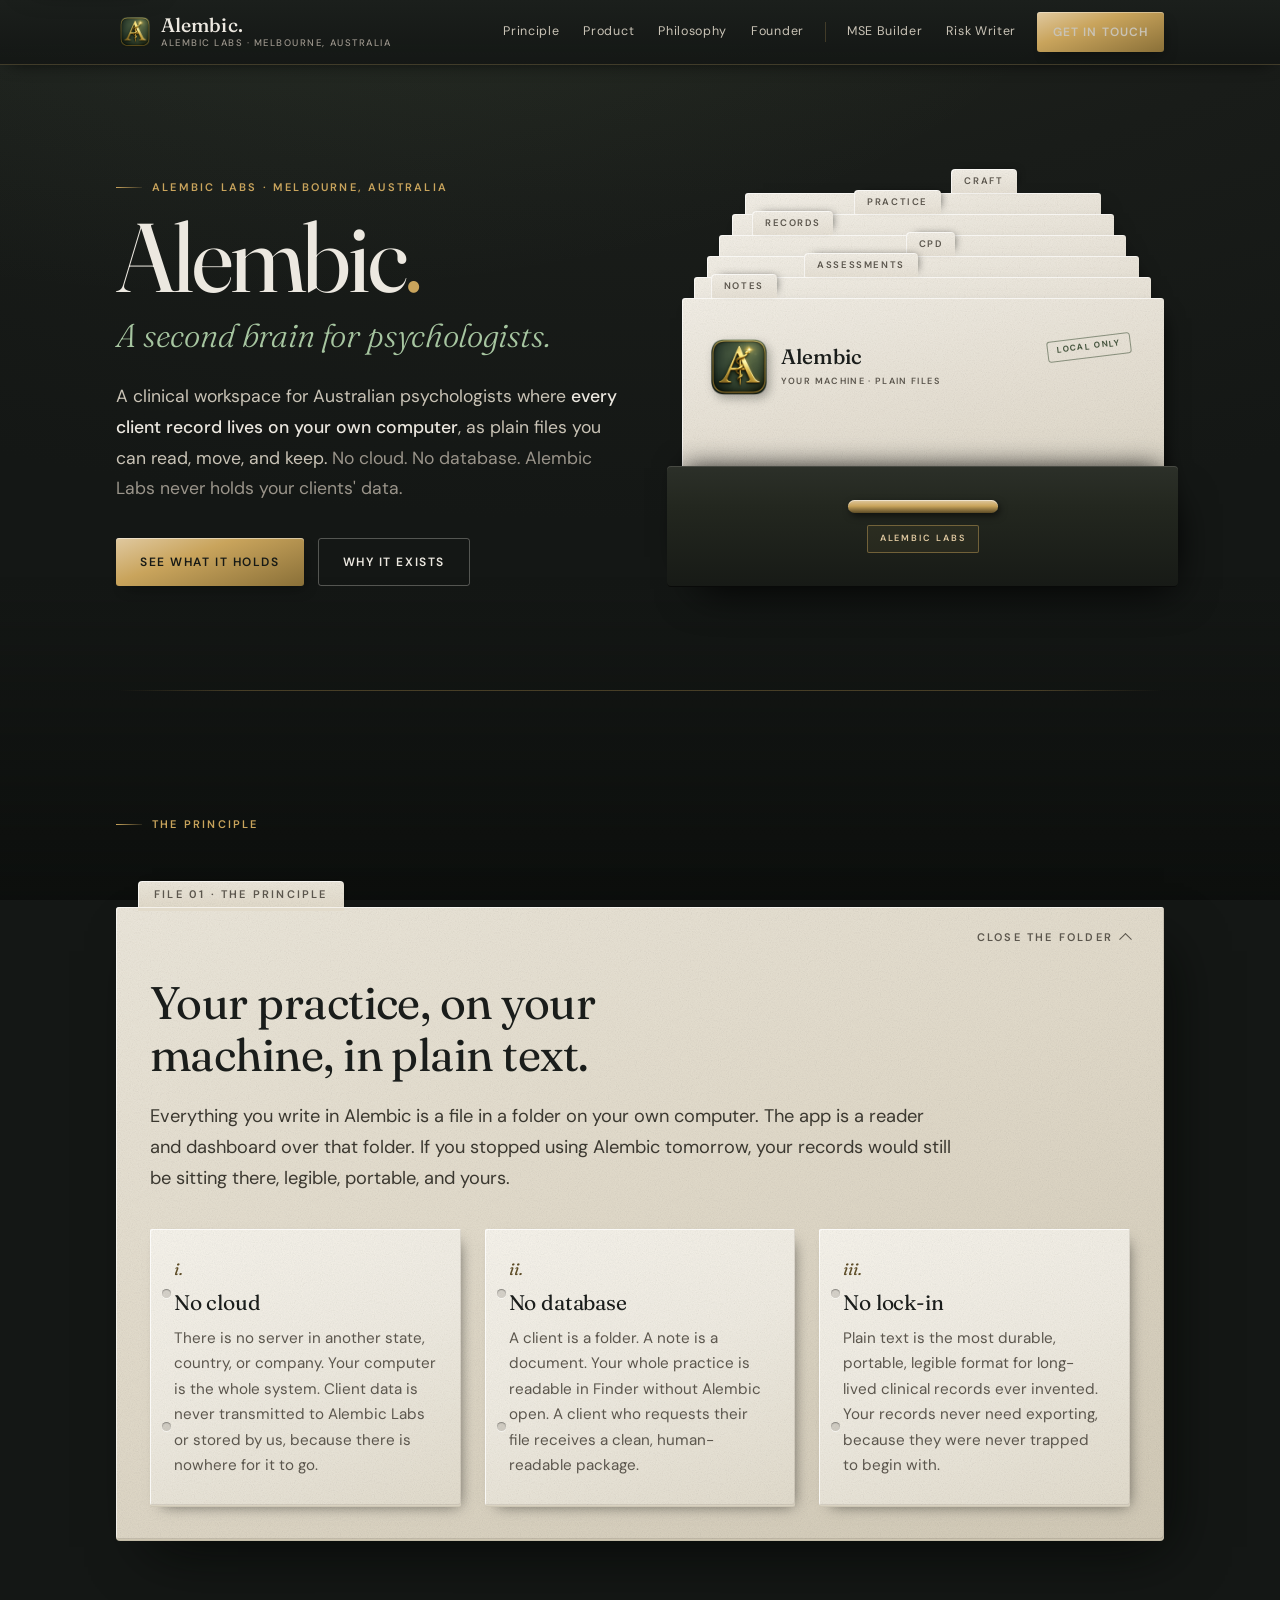
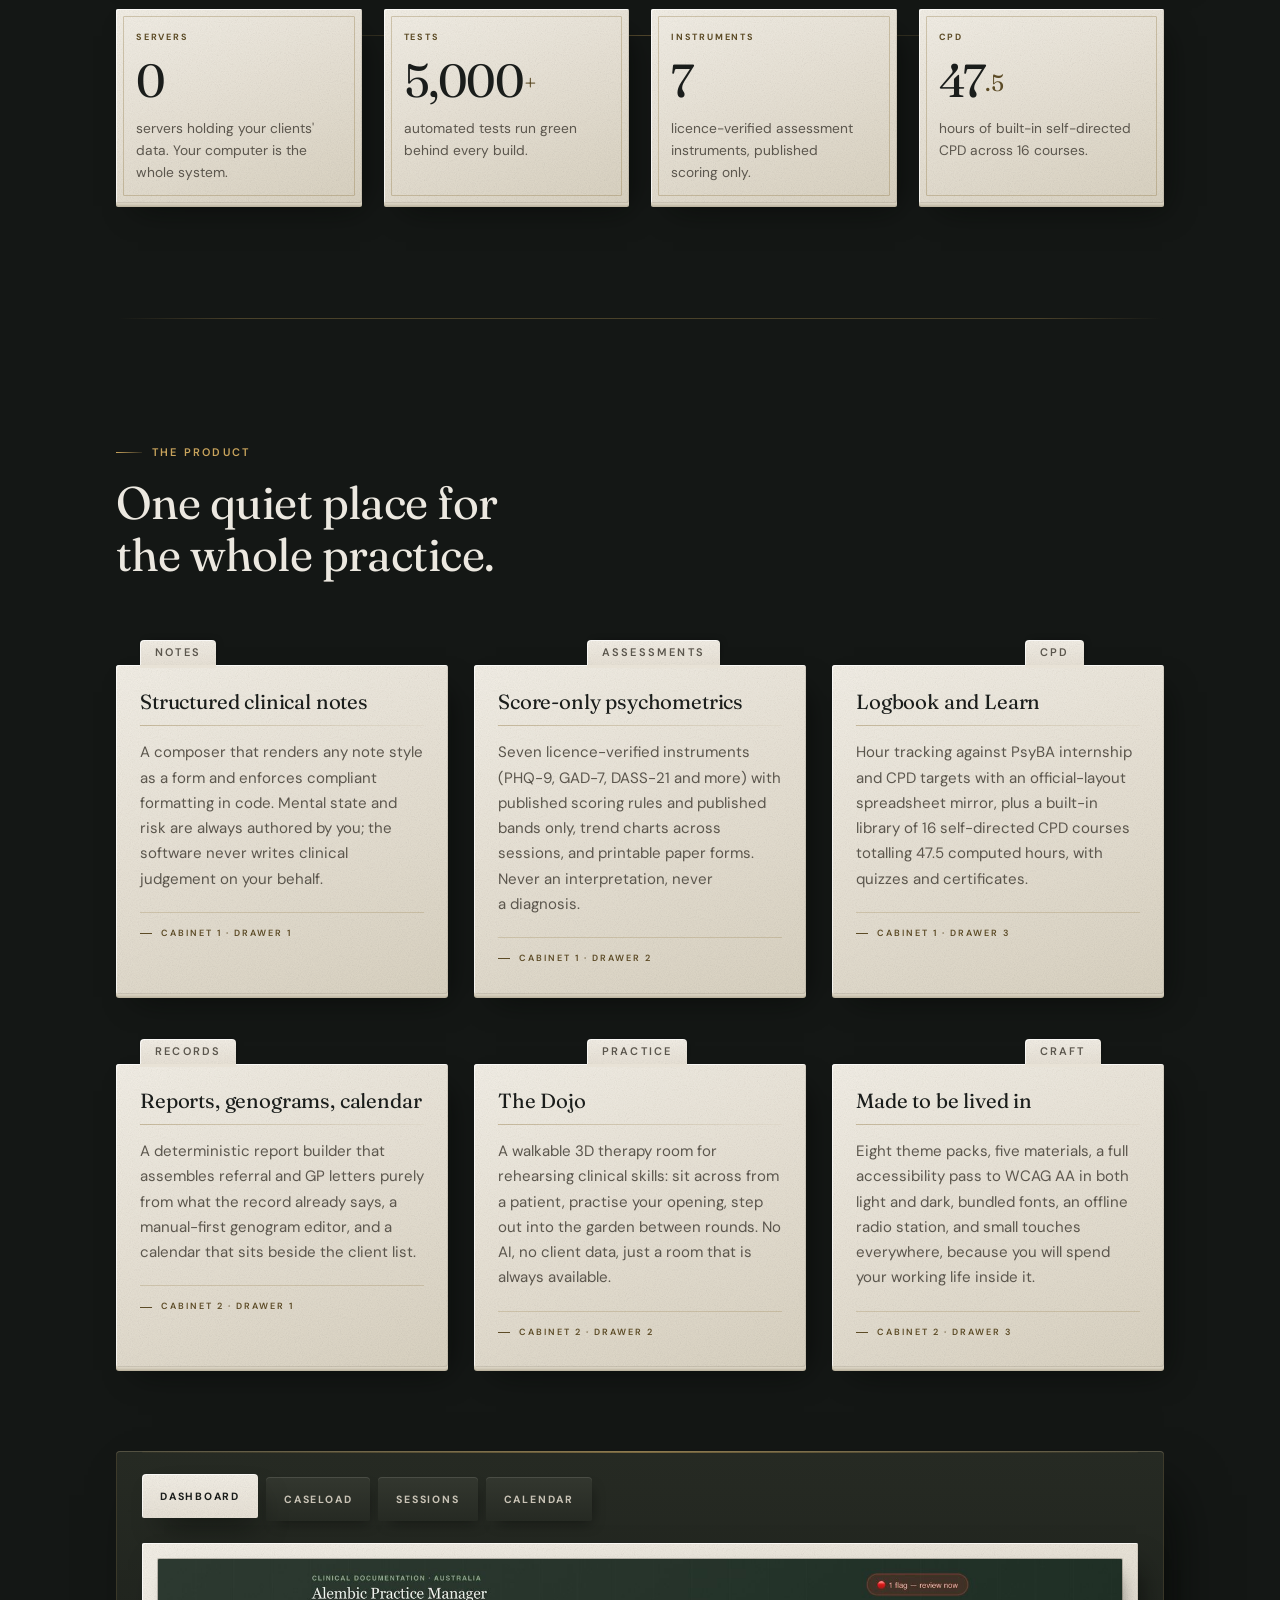
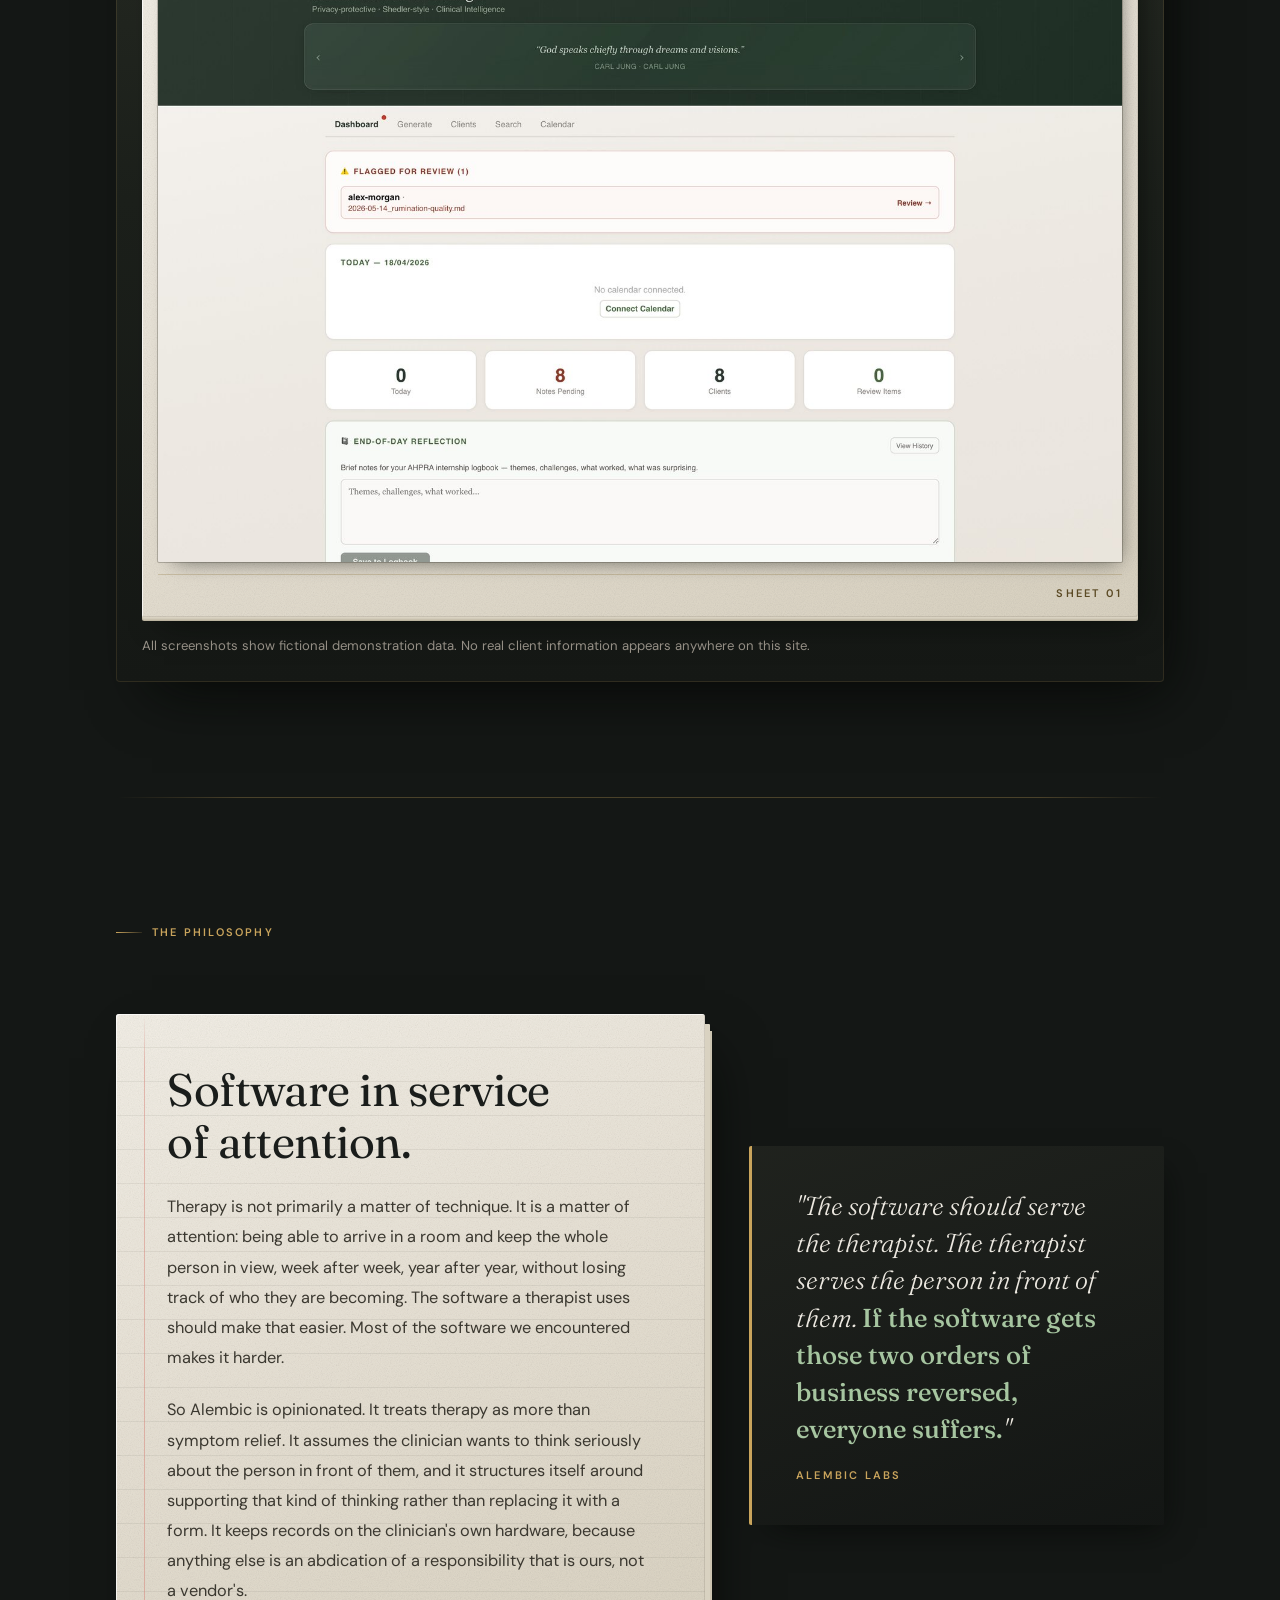
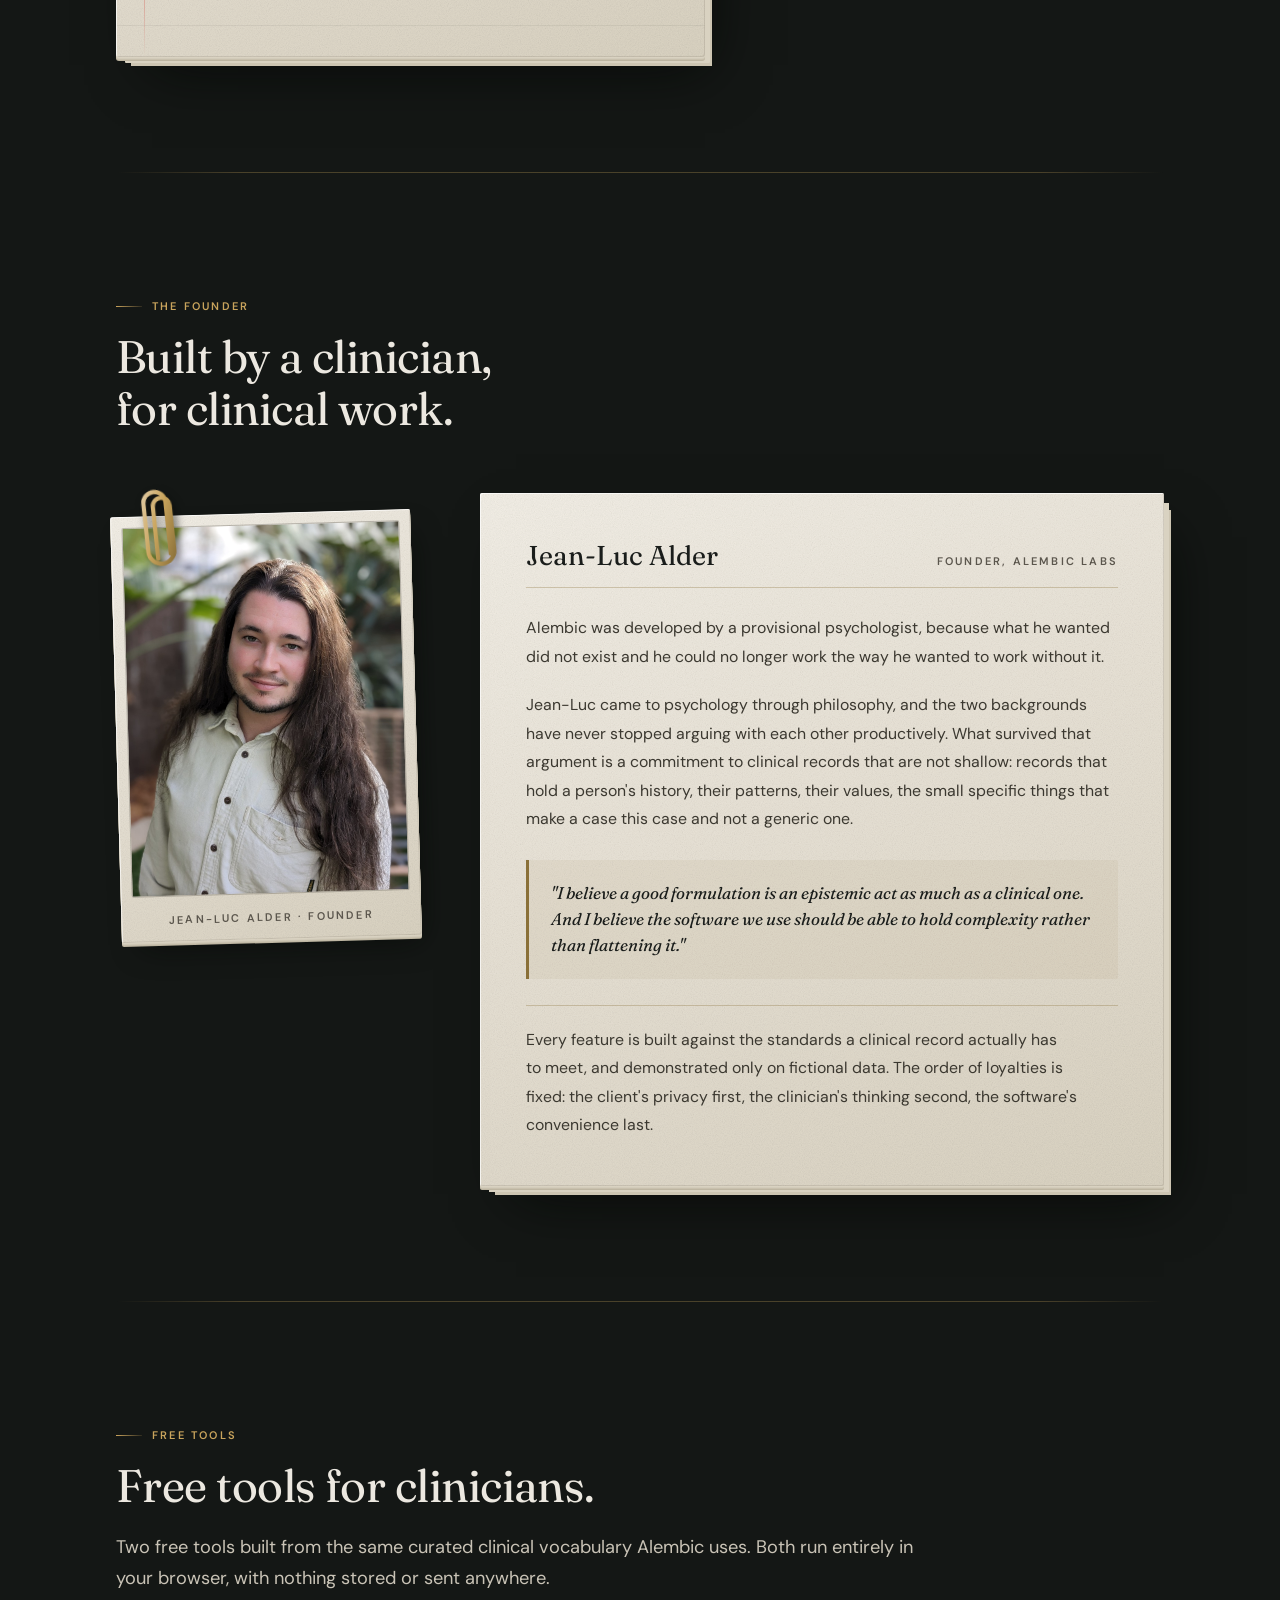
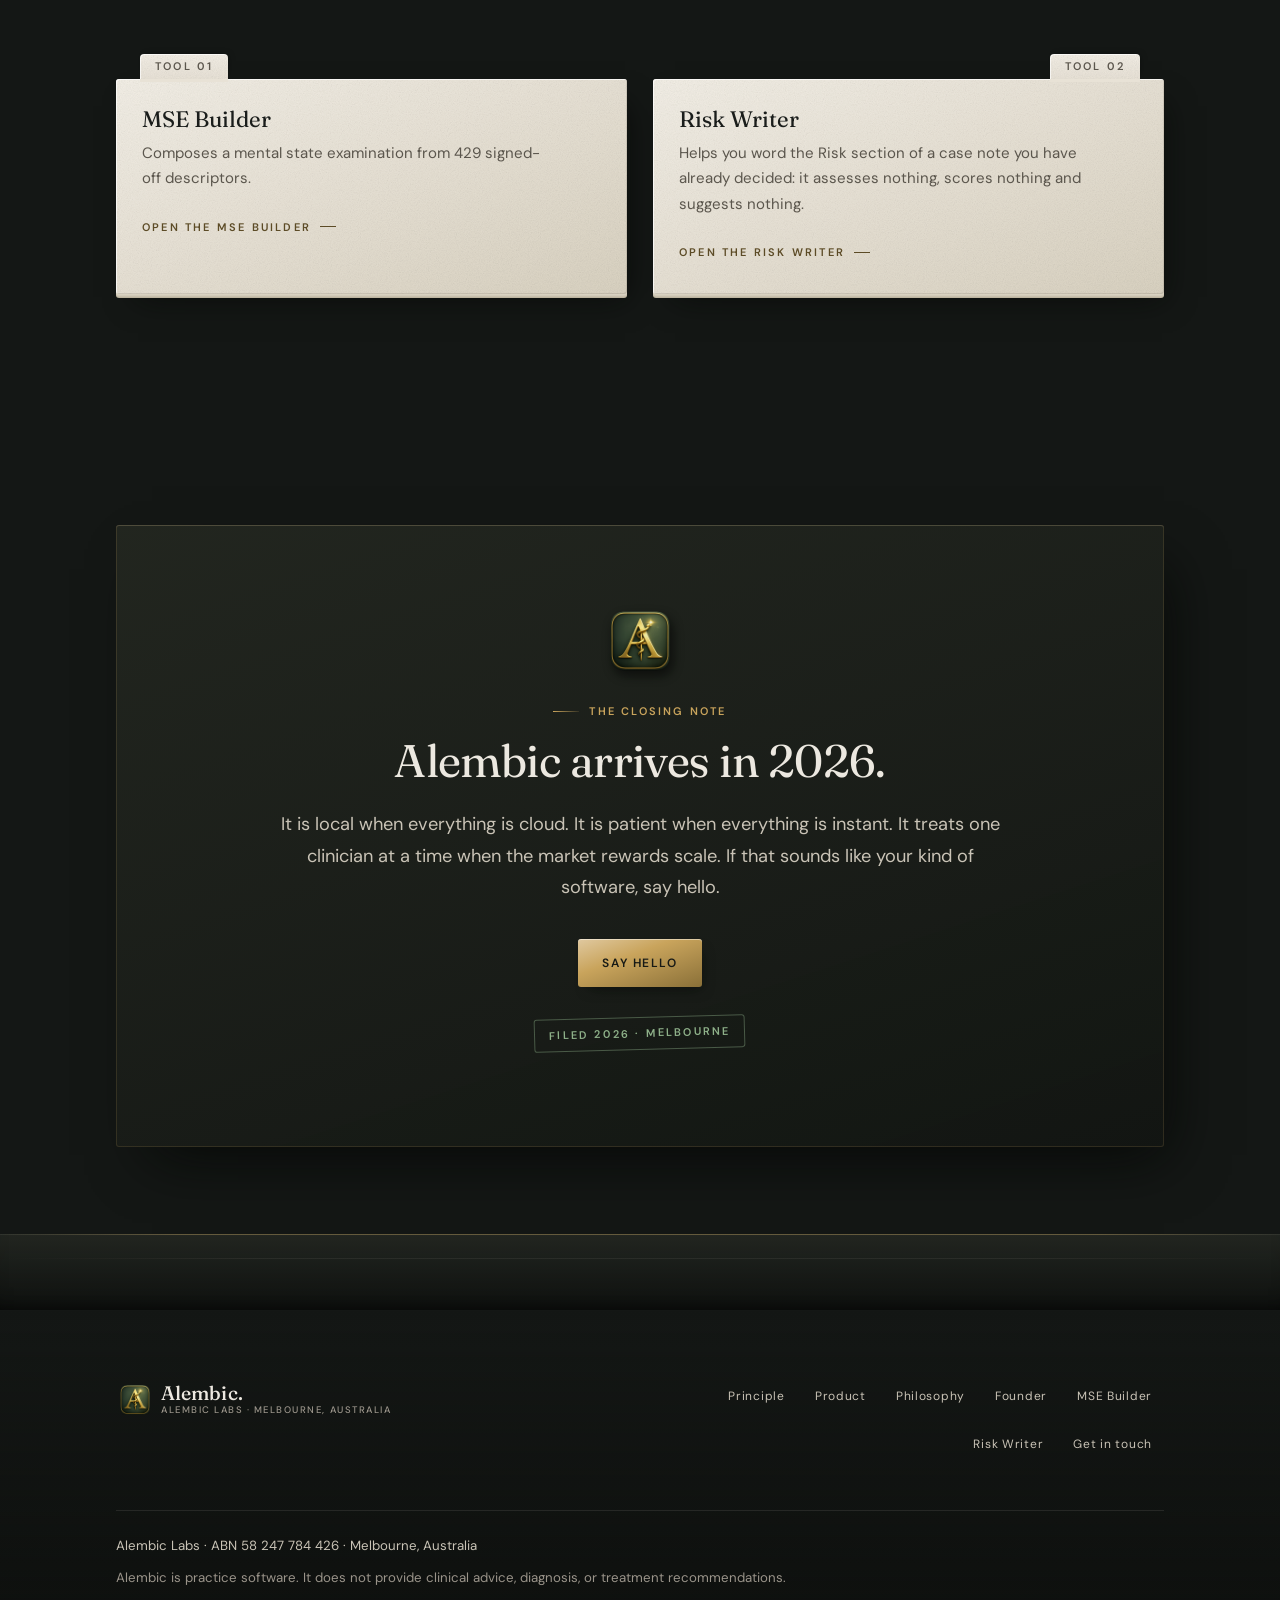
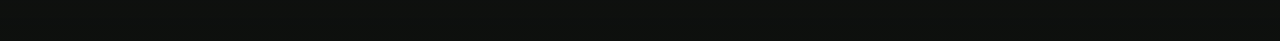
<file: designs/filing-room/index.html>
<!DOCTYPE html>
<html lang="en-AU" class="no-js">
<head>
<meta charset="utf-8">
<meta name="viewport" content="width=device-width, initial-scale=1, viewport-fit=cover">
<title>Alembic · Practice software that keeps client records on your machine</title>
<meta name="description" content="A clinical workspace for Australian psychologists where every client record lives on your own computer, as plain files you can read, move, and keep. No cloud. No database.">
<meta name="theme-color" content="#141715">
<meta property="og:title" content="Alembic · Practice software that keeps client records on your machine">
<meta property="og:description" content="Every client record lives on your own computer, as plain files you can read, move, and keep. No cloud. No database.">
<meta property="og:type" content="website">
<meta property="og:url" content="https://alembiclabs.com.au/">
<link rel="icon" href="/assets/favicon-64.png">
<link rel="apple-touch-icon" href="/assets/apple-touch-icon.png">
<link rel="stylesheet" href="/assets/fonts.css">
<script>document.documentElement.className='js';</script>
<style>
/* ============================================================
   THE FILING ROOM
   A room of records. Light falls from the top left.
   Every shadow in this document obeys that one light.
   ============================================================ */

:root{
  /* the room */
  --room:#141715;
  --room-2:#1a1d1b;
  --room-3:#21241f;
  --room-4:#2a2d27;

  /* ink on dark */
  --ink:#ece8e0;
  --ink-2:#c9c3b6;
  --ink-3:#9a948a;

  /* paper */
  --paper:#e8e2d6;
  --paper-hi:#f3efe6;
  --paper-lo:#d9d2c1;
  --paper-edge:#c9c1ae;
  --paper-edge-2:#bfb7a3;

  /* ink on paper */
  --pink-1:#1a1d1b;
  --pink-2:#3b3830;
  --pink-3:#5b564d;

  --green:#8fb28a;
  --green-d:#4a6741;
  --green-l:#a6c5a0;

  --gold:#c9a45c;
  --gold-l:#e0c9a0;
  --gold-d:#8a7038;
  --gold-dd:#5c4b26;

  --amber:#d89a5e;
  --red:#d67a6f;

  /* one light source: top left. shadows fall down and to the right. */
  --sh-1: 5px 7px 14px -7px rgba(6,8,6,.62);
  --sh-2: 10px 15px 30px -12px rgba(6,8,6,.72);
  --sh-3: 18px 26px 56px -18px rgba(4,6,4,.82);
  --sh-lift: 22px 34px 62px -20px rgba(4,6,4,.9);

  /* believable paper thickness: four stacked leaf edges */
  --thick: 0 1px 0 var(--paper-lo), 0 2px 0 #d2cbba, 0 3px 0 #c8c0ad, 0 4px 0 #bdb5a1;
  --thick-2: 0 1px 0 var(--paper-lo), 0 2px 0 #cdc6b4;

  --grain: url("data:image/svg+xml,%3Csvg xmlns='http://www.w3.org/2000/svg' width='180' height='180'%3E%3Cfilter id='g'%3E%3CfeTurbulence type='fractalNoise' baseFrequency='.9' numOctaves='4' stitchTiles='stitch'/%3E%3CfeColorMatrix type='saturate' values='0'/%3E%3C/filter%3E%3Crect width='180' height='180' filter='url(%23g)' opacity='.19'/%3E%3C/svg%3E");

  --serif:'Fraunces', Georgia, 'Times New Roman', serif;
  --sans:'DM Sans', -apple-system, 'Segoe UI', sans-serif;

  --wrap: 1160px;
  --gut: clamp(18px, 5vw, 56px);
}

*,*::before,*::after{box-sizing:border-box}

html{-webkit-text-size-adjust:100%}

/* nothing lands under the rail */
[id]{scroll-margin-top:clamp(78px, 10vw, 98px)}

body{
  margin:0;
  overflow-x:hidden;
  background:var(--room);
  color:var(--ink-2);
  font-family:var(--sans);
  font-size:16px;
  line-height:1.7;
  -webkit-font-smoothing:antialiased;
  text-rendering:optimizeLegibility;
}

/* the room itself: a lamp above and left, a floor that falls away */
body::before{
  content:"";
  position:fixed;
  inset:0;
  z-index:-2;
  background:
    radial-gradient(120% 78% at 18% -12%, rgba(143,178,138,.10), transparent 58%),
    radial-gradient(150% 100% at 50% -20%, #23271f 0%, #191c19 42%, var(--room) 78%);
}
body::after{
  content:"";
  position:fixed;
  left:0;right:0;bottom:0;
  height:36vh;
  z-index:-1;
  pointer-events:none;
  background:linear-gradient(to top, rgba(8,10,8,.62), transparent);
}

img{max-width:100%;height:auto;display:block}

a{color:inherit}

::selection{background:rgba(201,164,92,.28);color:var(--ink)}

:focus-visible{
  outline:2px solid var(--gold);
  outline-offset:3px;
  border-radius:2px;
}

.skip{
  position:absolute;
  left:12px;top:-64px;
  z-index:400;
  background:var(--paper);
  color:var(--pink-1);
  font:600 14px/1 var(--sans);
  padding:15px 18px;
  min-height:44px;
  display:inline-flex;
  align-items:center;
  border-radius:3px;
  box-shadow:var(--sh-2);
  transition:top .18s ease;
}
.skip:focus{top:12px}

.wrap{
  width:100%;
  max-width:var(--wrap);
  margin-inline:auto;
  padding-inline:var(--gut);
}

/* ---------- typed voice ---------- */
.typed{
  font-family:var(--sans);
  font-size:11px;
  font-weight:600;
  letter-spacing:.2em;
  text-transform:uppercase;
  line-height:1.5;
}
.kicker{
  display:inline-flex;
  align-items:center;
  gap:10px;
  color:var(--gold);
  margin:0 0 16px;
}
.kicker::before{
  content:"";
  width:26px;height:1px;
  background:linear-gradient(to right, var(--gold), rgba(201,164,92,.15));
  flex:none;
}

h1,h2,h3{font-family:var(--serif);font-weight:400;margin:0;line-height:1.1;text-wrap:balance}
p{text-wrap:pretty}

.h2{
  font-size:clamp(1.75rem, 4.1vw, 2.85rem);
  letter-spacing:-.012em;
  color:var(--ink);
  line-height:1.14;
  max-width:20ch;
}
.h2.on-paper{color:var(--pink-1)}

.lede{
  font-size:clamp(1rem, 1.6vw, 1.14rem);
  line-height:1.72;
  color:var(--ink-2);
  max-width:62ch;
}
.lede.on-paper{color:var(--pink-2)}

/* ---------- paper primitives ---------- */
.paper{
  position:relative;
  background-color:var(--paper);
  background-image:var(--grain), linear-gradient(158deg, var(--paper-hi) 0%, var(--paper) 44%, var(--paper-lo) 100%);
  background-blend-mode:multiply, normal;
  color:var(--pink-2);
  border-radius:3px;
  box-shadow:var(--thick), var(--sh-2);
}
/* the lit top-left edge of a real sheet */
.paper::before{
  content:"";
  position:absolute;
  inset:0;
  border-radius:inherit;
  pointer-events:none;
  box-shadow:
    inset 1px 1px 0 rgba(255,255,255,.72),
    inset -1px -1px 0 rgba(120,112,96,.20);
}

.ruled{
  background-image:
    var(--grain),
    repeating-linear-gradient(to bottom, transparent 0 33px, rgba(91,86,77,.09) 33px 34px),
    linear-gradient(158deg, var(--paper-hi) 0%, var(--paper) 44%, var(--paper-lo) 100%);
  background-blend-mode:multiply, normal, normal;
}

/* the index tab that sits proud of a card's top edge */
.tab{
  transition:color .24s ease;
  position:absolute;
  top:-25px;
  left:24px;
  height:26px;
  display:inline-flex;
  align-items:center;
  padding:0 15px;
  border-radius:4px 4px 0 0;
  background-color:var(--paper);
  background-image:var(--grain), linear-gradient(to bottom, var(--paper-hi), var(--paper));
  background-blend-mode:multiply, normal;
  color:var(--pink-3);
  box-shadow:
    inset 1px 1px 0 rgba(255,255,255,.7),
    3px -2px 7px -4px rgba(6,8,6,.55);
}
.tab::after{
  content:"";
  position:absolute;
  left:0;right:0;bottom:-2px;height:3px;
  background:var(--paper);
}
.tab::before{
  content:"";
  position:absolute;
  left:2px;right:2px;top:0;height:1px;
  border-radius:1px;
  background:linear-gradient(to right, rgba(138,112,56,0), var(--gold-d), rgba(138,112,56,0));
  opacity:0;
  transition:opacity .28s ease;
}
.card-wrap:hover .tab::before,
.tool-wrap:hover .tab::before,
.card-wrap:focus-within .tab::before,
.tool-wrap:focus-within .tab::before{opacity:1}
.card-wrap:hover .tab,
.tool-wrap:hover .tab{color:var(--pink-1)}

/* brass */
.brass{
  background:linear-gradient(160deg, var(--gold-l) 0%, var(--gold) 38%, var(--gold-d) 100%);
  color:#171a16;
}

/* ============================================================
   HEADER: the drawer front of the whole room
   ============================================================ */
.rail{
  position:sticky;
  top:0;
  z-index:120;
  background:linear-gradient(to bottom, #1b1f1c 0%, rgba(20,23,21,.97) 100%);
  border-bottom:1px solid rgba(201,164,92,.22);
  box-shadow:0 6px 18px -10px rgba(0,0,0,.9);
}
.rail-in{
  max-width:var(--wrap);
  margin-inline:auto;
  padding-inline:var(--gut);
  height:64px;
  display:flex;
  align-items:center;
  gap:18px;
}
.brand{
  display:flex;
  align-items:center;
  gap:11px;
  text-decoration:none;
  min-width:0;
  padding:8px 4px;
  min-height:44px;
  border-radius:3px;
}
.brand img{flex:none}
.brand img{width:30px;height:30px}
.brand-txt{display:block}
.brand-txt b{
  display:block;
  font-family:var(--serif);
  font-weight:500;
  font-size:1.22rem;
  color:var(--ink);
  letter-spacing:.005em;
  line-height:1.15;
}
.brand-sub{
  display:block;
  color:var(--ink-3);
  font-size:9.5px;
  letter-spacing:.16em;
  text-transform:uppercase;
  font-weight:500;
  line-height:1.4;
}
.rail-nav{
  margin-left:auto;
  display:flex;
  align-items:center;
  gap:2px;
}
.rail-nav a{
  color:var(--ink-2);
  text-decoration:none;
  font-size:12.5px;
  letter-spacing:.055em;
  padding:12px 11px;
  border-radius:3px;
  position:relative;
  transition:color .2s ease, background-color .2s ease;
}
.rail-nav a::after{
  content:"";
  position:absolute;
  left:11px;right:11px;bottom:7px;
  height:1px;
  background:var(--gold);
  transform:scaleX(0);
  transform-origin:left;
  transition:transform .28s cubic-bezier(.2,.7,.3,1);
}
.rail-nav a:hover{color:var(--ink)}
.rail-nav a:hover::after{transform:scaleX(1)}
.rail-nav .sep{
  width:1px;height:20px;
  background:rgba(201,164,92,.24);
  margin-inline:8px;
  flex:none;
}
.rail-nav .plate{
  margin-left:8px;
  padding:10px 16px;
  border-radius:3px;
  font-weight:600;
  font-size:12px;
  letter-spacing:.09em;
  text-transform:uppercase;
  box-shadow:0 1px 0 rgba(255,255,255,.35) inset, var(--sh-1);
}
.rail-nav .plate::after{display:none}
.rail-nav .plate:hover{color:#0f120f}

/* mobile index drawer */
.menu{position:relative;margin-left:auto;flex:none}
.menu>summary{
  list-style:none;
  display:flex;
  align-items:center;
  gap:9px;
  height:44px;
  padding:0 14px;
  border:1px solid rgba(201,164,92,.36);
  border-radius:3px;
  color:var(--ink);
  cursor:pointer;
  font-size:11px;
  font-weight:600;
  letter-spacing:.2em;
  text-transform:uppercase;
}
.menu>summary::-webkit-details-marker{display:none}
.menu>summary i{
  width:14px;height:10px;flex:none;
  border-top:1px solid var(--gold);
  border-bottom:1px solid var(--gold);
  position:relative;
}
.menu>summary i::after{
  content:"";position:absolute;left:0;right:0;top:4px;height:1px;background:var(--gold);
}
.menu[open]>summary{background:rgba(201,164,92,.12)}
.menu-panel{
  position:absolute;
  right:0;
  left:auto;
  top:calc(100% + 12px);
  width:min(78vw, 280px);
  max-width:calc(100vw - 38px);
  padding:10px;
  border-radius:3px;
  z-index:130;
}
.menu-panel a{
  display:block;
  text-decoration:none;
  color:var(--pink-1);
  font-size:13px;
  font-weight:500;
  letter-spacing:.06em;
  padding:12px 14px;
  min-height:44px;
  border-bottom:1px solid rgba(91,86,77,.16);
}
.menu-panel a:last-child{border-bottom:0}
.menu-panel a:hover{background:rgba(74,103,65,.10)}

@media (max-width:1020px){ .rail-nav{display:none} }
@media (max-width:560px){
  .rail .brand-sub{display:none}
  .rail .brand-txt b{font-size:1.14rem}
  .rail-in{gap:12px}
}
@media (min-width:1021px){ .menu{display:none} }

/* ============================================================
   HERO: an open drawer, and the top file
   ============================================================ */
.hero{
  padding-top:clamp(52px, 8vw, 104px);
  padding-bottom:clamp(56px, 8vw, 108px);
}
.hero-grid{
  display:grid;
  grid-template-columns:1.02fr .98fr;
  gap:clamp(30px, 5vw, 68px);
  align-items:center;
}
@media (max-width:900px){
  .hero-grid{grid-template-columns:1fr;gap:44px}
}
.hero h1{margin:0}
.h1-word{
  display:block;
  font-size:clamp(3.4rem, 11.5vw, 6.1rem);
  color:var(--ink);
  letter-spacing:-.028em;
  line-height:.94;
}
.h1-word em{font-style:normal;color:var(--gold)}
.h1-line{
  display:block;
  margin-top:.34em;
  font-size:clamp(1.3rem, 3.5vw, 2.05rem);
  font-style:italic;
  font-weight:300;
  color:var(--green-l);
  letter-spacing:-.005em;
  line-height:1.24;
}
.hero-sub{
  margin:26px 0 0;
  font-size:clamp(1rem, 1.55vw, 1.1rem);
  line-height:1.74;
  color:var(--ink-2);
  max-width:46ch;
}
.hero-sub strong{color:var(--ink);font-weight:500}
.hero-sub .quiet{color:var(--ink-3)}

.btn-row{display:flex;flex-wrap:wrap;gap:14px;margin-top:34px}
.btn{
  display:inline-flex;
  align-items:center;
  justify-content:center;
  min-height:48px;
  padding:0 24px;
  border-radius:3px;
  font-size:12px;
  font-weight:600;
  letter-spacing:.13em;
  text-transform:uppercase;
  text-decoration:none;
  transition:transform .22s cubic-bezier(.2,.7,.3,1), color .2s ease, border-color .2s ease, background-color .2s ease;
}
.btn-solid{
  box-shadow:inset 0 1px 0 rgba(255,255,255,.45), var(--sh-1);
}
.btn-ghost{
  border:1px solid rgba(236,232,224,.30);
  color:var(--ink);
}
.btn-ghost:hover{border-color:var(--gold);color:var(--gold-l)}
.btn:active{transform:translate3d(0,2px,0)}

/* the drawer object */
.drawer{
  position:relative;
  height:clamp(300px, 46vw, 420px);
  --tabh:24px;
}
@media (max-width:900px){ .drawer{height:clamp(280px, 68vw, 360px)} }

.fold{
  display:block;
  text-decoration:none;
  color:inherit;
  position:absolute;
  bottom:0;
  height:62%;
  border-radius:3px 3px 0 0;
  background-color:var(--paper);
  background-image:var(--grain), linear-gradient(168deg, var(--paper-hi) 0%, var(--paper) 40%, var(--paper-lo) 100%);
  background-blend-mode:multiply, normal;
  box-shadow:
    inset 1px 1px 0 rgba(255,255,255,.66),
    8px 10px 20px -10px rgba(4,6,4,.85);
  transition:transform .32s cubic-bezier(.2,.7,.3,1);
}
.fold:focus-visible{outline:none}
.fold:focus-visible .ftab{outline:2px solid var(--gold);outline-offset:2px}
.fold:hover .ftab,
.fold:focus-visible .ftab{color:var(--pink-1)}
/* the tab carries the hit area: 44px tall without moving a pixel of the drawing */
.fold .ftab::after{
  content:"";
  position:absolute;
  left:-9px;right:-9px;top:-9px;bottom:-14px;
}
.fold .ftab::before{
  content:"";
  position:absolute;
  left:2px;right:2px;top:0;height:1px;
  border-radius:1px;
  background:linear-gradient(to right, rgba(138,112,56,0), var(--gold-d), rgba(138,112,56,0));
  opacity:0;
  transition:opacity .28s ease;
}
.fold:hover .ftab::before,
.fold:focus-visible .ftab::before{opacity:1}
.fold .ftab{
  transition:color .24s ease;
  position:absolute;
  top:calc(-1 * var(--tabh));
  height:var(--tabh);
  display:inline-flex;
  align-items:center;
  padding:0 13px;
  border-radius:4px 4px 0 0;
  background-color:var(--paper);
  background-image:var(--grain), linear-gradient(to bottom, var(--paper-hi), var(--paper));
  background-blend-mode:multiply, normal;
  color:var(--pink-3);
  font-size:9.5px;
  font-weight:600;
  letter-spacing:.17em;
  text-transform:uppercase;
  white-space:nowrap;
  box-shadow:
    inset 1px 1px 0 rgba(255,255,255,.66),
    4px -2px 8px -5px rgba(4,6,4,.7);
}
.f1{left:0;right:0;bottom:7%;z-index:6}
.f2{left:2.6%;right:2.6%;bottom:12%;z-index:5}
.f3{left:5.2%;right:5.2%;bottom:17%;z-index:4}
.f4{left:7.8%;right:7.8%;bottom:22%;z-index:3}
.f5{left:10.4%;right:10.4%;bottom:27%;z-index:2}
.f6{left:13%;right:13%;bottom:32%;z-index:1}
.f1 .ftab{left:6%}
.f2 .ftab{left:24%}
.f3 .ftab{left:46%}
.f4 .ftab{left:8%}
.f5 .ftab{left:32%}
.f6 .ftab{left:58%}

.fold-face{
  position:absolute;
  left:6%;
  top:16%;
  right:6%;
  display:flex;
  align-items:center;
  gap:14px;
}
.seal{
  width:56px;height:56px;
  flex:none;
  filter:drop-shadow(3px 4px 5px rgba(4,6,4,.30));
}
.fold-name{display:block}
.fold-name b{
  display:block;
  font-family:var(--serif);
  font-weight:500;
  font-size:1.3rem;
  color:var(--pink-1);
  line-height:1.1;
}
.fold-note{
  display:block;
  color:var(--pink-3);
  font-size:9px;
  font-weight:600;
  letter-spacing:.15em;
  text-transform:uppercase;
  margin-top:5px;
}
.stamp{
  position:absolute;
  right:7%;
  top:15%;
  border:1.5px solid rgba(45,64,39,.5);
  color:rgba(45,64,39,.85);
  border-radius:3px;
  padding:5px 9px;
  font-size:8.5px;
  font-weight:700;
  letter-spacing:.16em;
  text-transform:uppercase;
  transform:rotate(-7deg);
  line-height:1;
}
@media (max-width:520px){ .stamp{display:none} }

.drawer-front{
  position:absolute;
  left:-3%;
  right:-3%;
  bottom:0;
  height:29%;
  z-index:10;
  border-radius:4px;
  background:linear-gradient(to bottom, #2c3029 0%, #23271f 34%, #171a16 100%);
  box-shadow:
    inset 0 1px 0 rgba(236,232,224,.14),
    inset 0 -1px 0 rgba(0,0,0,.6),
    0 -14px 26px -16px rgba(0,0,0,.9),
    14px 20px 40px -18px rgba(0,0,0,.9);
  display:flex;
  align-items:center;
  justify-content:center;
  flex-direction:column;
  gap:12px;
}
.pull{
  width:min(150px, 42%);
  height:13px;
  border-radius:7px;
  background:linear-gradient(to bottom, var(--gold-l), var(--gold) 46%, var(--gold-dd));
  box-shadow:2px 3px 7px rgba(0,0,0,.55), inset 0 1px 0 rgba(255,255,255,.5);
}
.plate-label{
  border:1px solid rgba(201,164,92,.45);
  border-radius:2px;
  padding:5px 12px;
  color:var(--gold-l);
  font-size:9px;
  font-weight:600;
  letter-spacing:.22em;
  text-transform:uppercase;
  background:rgba(201,164,92,.07);
}

/* ============================================================
   SECTION FURNITURE
   ============================================================ */
.section{padding-block:clamp(64px, 9vw, 118px)}
.section-head{margin-bottom:clamp(34px, 5vw, 58px)}
.section-head .lede{margin:20px 0 0}

/* a hairline that reads as a shelf edge */
.shelf{
  height:1px;
  background:linear-gradient(to right, transparent, rgba(201,164,92,.30) 12%, rgba(201,164,92,.30) 88%, transparent);
}

/* ============================================================
   PRINCIPLE: a folder that opens
   ============================================================ */
.folder{
  position:relative;
  margin-top:28px;
  border-radius:3px 3px 4px 4px;
  background-color:#dfd8c8;
  background-image:var(--grain), linear-gradient(158deg, #ece7db 0%, #e2dbcb 46%, #d2cab7 100%);
  background-blend-mode:multiply, normal;
  box-shadow:0 1px 0 #cdc5b1, 0 2px 0 #c3bba7, var(--sh-3);
}
.folder::after{
  content:"";
  position:absolute;
  inset:0;
  border-radius:inherit;
  pointer-events:none;
  box-shadow:inset 1px 1px 0 rgba(255,255,255,.62), inset -1px -1px 0 rgba(110,102,88,.22);
}
.folder>summary{
  list-style:none;
  display:block;
  position:relative;
  cursor:pointer;
  padding:20px 22px 18px;
  border-radius:3px 3px 0 0;
}
.folder>summary::-webkit-details-marker{display:none}
.folder-tabtop{
  position:absolute;
  top:-26px;
  left:22px;
  height:27px;
  display:inline-flex;
  align-items:center;
  gap:10px;
  padding:0 16px;
  border-radius:4px 4px 0 0;
  background-color:#e2dbcb;
  background-image:var(--grain), linear-gradient(to bottom, #ece7db, #e2dbcb);
  background-blend-mode:multiply, normal;
  color:var(--pink-3);
  box-shadow:inset 1px 1px 0 rgba(255,255,255,.7), 4px -2px 8px -5px rgba(4,6,4,.6);
}
.folder-tabtop::after{
  content:"";position:absolute;left:0;right:0;bottom:-3px;height:4px;background:#e2dbcb;
}
.folder-line{
  display:flex;
  align-items:baseline;
  justify-content:space-between;
  gap:18px;
  flex-wrap:wrap;
  min-height:28px;
}
.folder-closed-title{
  font-family:var(--serif);
  font-size:clamp(1.15rem,2.6vw,1.5rem);
  color:var(--pink-1);
  line-height:1.2;
}
.folder[open] .folder-closed-title{display:none}
.folder-handle{
  color:var(--pink-3);
  display:inline-flex;
  align-items:center;
  gap:8px;
  margin-left:auto;
}
.folder-handle::after{
  content:"";
  width:9px;height:9px;
  border-right:1.5px solid var(--pink-3);
  border-bottom:1.5px solid var(--pink-3);
  transform:rotate(45deg) translate(-2px,-2px);
}
.folder[open] .folder-handle::after{transform:rotate(-135deg) translate(-2px,-2px)}
.folder .open-word{display:none}
.folder .shut-word{display:inline}
.folder[open] .open-word{display:inline}
.folder[open] .shut-word{display:none}
.folder>summary:hover .folder-handle{color:var(--pink-1)}

.folder-body{padding:2px 22px 26px}
@media (min-width:820px){
  .folder>summary{padding:22px 34px 18px}
  .folder-body{padding:2px 34px 34px}
}

.leaves{
  list-style:none;
  margin:34px 0 0;
  padding:0;
  display:grid;
  grid-template-columns:repeat(auto-fit, minmax(250px, 1fr));
  gap:34px 24px;
}
.leaf-wrap{position:relative}
.leaf{
  position:relative;
  padding:26px 24px 26px;
  border-radius:2px;
  background-color:#f0ece2;
  background-image:var(--grain), linear-gradient(160deg, #f7f4ec 0%, #f0ece2 48%, #e2dccd 100%);
  background-blend-mode:multiply, normal;
  box-shadow:var(--thick-2), var(--sh-1);
  transition:transform .3s cubic-bezier(.2,.7,.3,1);
  height:100%;
}
.leaf::before{
  content:"";position:absolute;inset:0;border-radius:inherit;pointer-events:none;
  box-shadow:inset 1px 1px 0 rgba(255,255,255,.8), inset -1px -1px 0 rgba(110,102,88,.16);
}
.leaf-wrap::after{
  content:"";
  position:absolute;
  inset:8px 0 -6px 8px;
  border-radius:3px;
  box-shadow:var(--sh-2);
  opacity:0;
  z-index:-1;
  transition:opacity .3s ease;
}
.leaf-wrap:hover .leaf{transform:translate3d(0,-5px,0)}
.leaf-wrap:hover::after{opacity:1}
.leaf .num{
  font-family:var(--serif);
  font-style:italic;
  font-size:1.05rem;
  color:var(--gold-dd);
  display:block;
  margin-bottom:8px;
}
.leaf h3{
  font-size:1.32rem;
  color:var(--pink-1);
  letter-spacing:-.008em;
  margin-bottom:11px;
}
.leaf p{margin:0;font-size:.95rem;line-height:1.68;color:var(--pink-3)}
.punch{
  position:absolute;
  left:12px;
  width:9px;height:9px;
  border-radius:50%;
  background:rgba(60,56,48,.16);
  box-shadow:inset 0 1px 1px rgba(0,0,0,.35), 0 1px 0 rgba(255,255,255,.55);
}
.punch.a{top:22%}
.punch.b{top:70%}

/* stats: typed label plates on a brass rail */
.labels{
  margin-top:clamp(40px,6vw,70px);
  position:relative;
  display:grid;
  grid-template-columns:repeat(auto-fit, minmax(210px, 1fr));
  gap:22px;
}
.labels::before{
  content:"";
  position:absolute;
  left:0;right:0;top:26px;
  height:1px;
  background:linear-gradient(to right, transparent, rgba(201,164,92,.34), transparent);
  z-index:-1;
}
.label-plate{
  position:relative;
  padding:22px 20px 20px;
  border-radius:2px;
}
.label-plate .frame{
  position:absolute;
  inset:7px;
  border:1px solid rgba(138,112,56,.32);
  border-radius:1px;
  pointer-events:none;
}
.label-plate .fig{
  font-family:var(--serif);
  font-size:clamp(2.1rem, 4.6vw, 2.9rem);
  line-height:1;
  color:var(--pink-1);
  letter-spacing:-.03em;
  display:block;
}
.label-plate .fig small{font-size:.5em;letter-spacing:0;vertical-align:.28em;color:var(--gold-dd)}
.label-plate p{
  margin:12px 0 0;
  font-size:.86rem;
  line-height:1.6;
  color:var(--pink-3);
}
.label-plate .cap{
  display:block;
  color:var(--gold-dd);
  font-size:9px;
  font-weight:700;
  letter-spacing:.2em;
  text-transform:uppercase;
  margin-bottom:14px;
}

/* ============================================================
   PRODUCT: tabbed cards, and a hanging file of documents
   ============================================================ */
.cards{
  display:grid;
  grid-template-columns:repeat(auto-fit, minmax(288px, 1fr));
  gap:44px 26px;
}
.card-wrap{position:relative;padding-top:26px}
.card{
  position:relative;
  height:100%;
  padding:26px 24px 28px;
  transition:transform .3s cubic-bezier(.2,.7,.3,1);
}
.card-wrap::after{
  content:"";
  position:absolute;
  inset:34px 0 -6px 10px;
  border-radius:3px;
  box-shadow:var(--sh-lift);
  opacity:0;
  z-index:-1;
  transition:opacity .3s ease;
}
.card-wrap:hover .card{transform:translate3d(0,-6px,0)}
.card-wrap:hover::after{opacity:1}
.cards .card-wrap:nth-child(3n+2) .tab{left:34%}
.cards .card-wrap:nth-child(3n+3) .tab{left:58%}
@media (max-width:960px){
  .cards .card-wrap:nth-child(3n+2) .tab,
  .cards .card-wrap:nth-child(3n+3) .tab{left:auto}
  .cards .card-wrap:nth-child(2n) .tab{left:44%}
}
.tools .tool-wrap:nth-child(2) .tab{left:auto;right:24px}
.card h3{
  font-size:1.28rem;
  color:var(--pink-1);
  letter-spacing:-.008em;
  margin-bottom:12px;
}
.card p{margin:0;font-size:.94rem;line-height:1.68;color:var(--pink-3)}
.cat{
  display:flex;
  align-items:center;
  gap:9px;
  margin-top:20px;
  padding-top:14px;
  border-top:1px solid rgba(138,112,56,.24);
  color:var(--gold-dd);
  font-size:9px;
  letter-spacing:.22em;
}
.cat::before{
  content:"";
  width:12px;height:1px;
  background:currentColor;
  flex:none;
}
.card .rule{
  height:1px;
  background:linear-gradient(to right, rgba(138,112,56,.4), rgba(138,112,56,.05));
  margin:0 0 14px;
}

/* hanging file with index tabs */
.hangfile{
  margin-top:clamp(48px,7vw,84px);
  border-radius:4px;
  background:linear-gradient(to bottom, #262a23 0%, #1c201b 42%, #151815 100%);
  box-shadow:
    inset 0 1px 0 rgba(236,232,224,.12),
    inset 0 0 0 1px rgba(201,164,92,.14),
    var(--sh-3);
  padding:clamp(16px,2.4vw,26px);
  position:relative;
}
.hangrail{
  position:absolute;
  left:clamp(16px,2.4vw,26px);
  right:clamp(16px,2.4vw,26px);
  top:0;
  height:2px;
  background:linear-gradient(to right, rgba(201,164,92,.05), rgba(201,164,92,.5), rgba(201,164,92,.05));
  border-radius:2px;
}
.tabrow{
  display:flex;
  flex-wrap:wrap;
  gap:8px;
  margin-bottom:clamp(16px,2.4vw,22px);
}
.itab{
  appearance:none;
  border:0;
  font-family:var(--sans);
  font-size:10.5px;
  font-weight:700;
  letter-spacing:.17em;
  text-transform:uppercase;
  min-height:44px;
  padding:0 18px;
  border-radius:4px 4px 2px 2px;
  cursor:pointer;
  color:var(--ink-2);
  background:linear-gradient(to bottom, #33372f, #262a23);
  box-shadow:inset 0 1px 0 rgba(236,232,224,.12), var(--sh-1);
  transition:transform .24s cubic-bezier(.2,.7,.3,1), color .2s ease;
}
.itab:hover{color:var(--ink);transform:translate3d(0,-2px,0)}
.itab[aria-selected="true"]{
  background-color:var(--paper);
  background-image:var(--grain), linear-gradient(to bottom, var(--paper-hi), var(--paper));
  background-blend-mode:multiply, normal;
  color:var(--pink-1);
  transform:translate3d(0,-3px,0);
  box-shadow:inset 1px 1px 0 rgba(255,255,255,.7), var(--sh-2);
}
.doc{
  padding:clamp(10px,1.4vw,16px);
  border-radius:2px;
}
.doc + .doc{margin-top:20px}
.doc figure{margin:0}
.doc img{
  width:100%;
  border-radius:1px;
  box-shadow:0 0 0 1px rgba(60,56,48,.30), 6px 8px 20px -10px rgba(4,6,4,.6);
  background:var(--room-2);
}
.doc figcaption{
  margin-top:12px;
  display:flex;
  align-items:center;
  justify-content:space-between;
  gap:12px;
  color:var(--pink-3);
  border-top:1px solid rgba(138,112,56,.28);
  padding-top:10px;
}
.doc figcaption .doc-no{color:var(--gold-dd);margin-left:auto}
.fine{
  margin:18px 0 0;
  color:var(--ink-3);
  font-size:.82rem;
  line-height:1.6;
}
.js .doc-cap{display:none}
.no-js .tabrow{display:none}

/* ============================================================
   PHILOSOPHY
   ============================================================ */
.phil-grid{
  display:grid;
  grid-template-columns:1fr;
  gap:clamp(28px,4vw,44px);
  max-width:820px;
}
@media (min-width:1000px){
  .phil-grid{
    max-width:none;
    grid-template-columns:1.42fr 1fr;
    align-items:center;
    gap:clamp(30px,3.4vw,50px);
  }
}
.foolscap{
  padding:clamp(28px,4vw,50px) clamp(24px,4vw,54px);
  position:relative;
}
/* a thicker resting stack: four leaf edges, then two sheets beneath */
.foolscap,
.record{
  box-shadow:
    0 1px 0 var(--paper-lo),
    0 2px 0 #d2cbba,
    0 3px 0 #c8c0ad,
    0 4px 0 #bdb5a1,
    7px 8px 0 -2px #d9d2c1,
    11px 13px 0 -4px #cdc5b2,
    var(--sh-3);
}
.foolscap .margin-rule{
  position:absolute;
  left:clamp(15px,2.2vw,30px);
  top:0;bottom:0;
  width:1px;
  background:linear-gradient(to bottom, transparent, rgba(214,122,111,.45) 8%, rgba(214,122,111,.45) 92%, transparent);
}
.foolscap p{
  margin:0 0 22px;
  font-size:1.02rem;
  line-height:1.85;
  color:var(--pink-2);
}
.foolscap p:last-child{margin-bottom:0}
.foolscap .h2{margin-bottom:24px}
.pullquote{
  position:relative;
  padding:clamp(28px,3.6vw,42px) clamp(24px,3.6vw,44px);
  border-left:3px solid var(--gold);
  background:linear-gradient(160deg, rgba(33,36,31,.92), rgba(20,23,21,.92));
  border-radius:2px;
  box-shadow:var(--sh-2);
}
.pullquote blockquote{
  margin:0;
  font-family:var(--serif);
  font-size:clamp(1.16rem, 2.5vw, 1.62rem);
  line-height:1.44;
  color:var(--ink);
  font-style:italic;
  font-weight:300;
}
.pullquote blockquote strong{font-weight:500;color:var(--green-l);font-style:normal}
.pullquote .attrib{margin:18px 0 0;color:var(--gold)}

/* ============================================================
   FOUNDER: a record card with a clipped photograph
   ============================================================ */
.founder-grid{
  display:grid;
  grid-template-columns:300px 1fr;
  gap:clamp(34px,5vw,64px);
  align-items:start;
}
@media (max-width:860px){
  .founder-grid{grid-template-columns:1fr;gap:52px}
}
.photo-hold{position:relative;padding-top:20px}
.photo{
  margin:0;
  padding:12px 12px 46px;
  border-radius:2px;
  transform:rotate(-1.6deg);
}
.photo img{
  width:100%;
  border-radius:1px;
  box-shadow:0 0 0 1px rgba(60,56,48,.28), inset 0 0 20px rgba(0,0,0,.2);
  filter:saturate(.86) contrast(1.02);
}
.photo figcaption{
  position:absolute;
  left:12px;right:12px;bottom:14px;
  color:var(--pink-3);
  text-align:center;
}
.clip{
  position:absolute;
  top:-6px;
  left:26px;
  z-index:3;
  transform:rotate(-6deg);
  filter:drop-shadow(3px 5px 4px rgba(4,6,4,.55));
}
.record{
  padding:clamp(28px,3.6vw,46px) clamp(24px,3.6vw,46px);
  border-radius:2px;
}
.record-head{
  display:flex;
  flex-wrap:wrap;
  gap:8px 26px;
  align-items:baseline;
  padding-bottom:16px;
  margin-bottom:26px;
  border-bottom:1px solid rgba(138,112,56,.32);
}
.record-head .who{
  font-family:var(--serif);
  font-size:clamp(1.3rem,2.6vw,1.7rem);
  color:var(--pink-1);
  line-height:1.2;
}
.record-head .role{color:var(--pink-3);margin-left:auto}
.record p{
  margin:0 0 20px;
  font-size:.99rem;
  line-height:1.8;
  color:var(--pink-2);
}
.record p:last-child{margin-bottom:0}
.record .said{
  margin:26px 0;
  padding:20px 22px;
  border-left:3px solid var(--gold-d);
  background:rgba(138,112,56,.07);
  border-radius:0 2px 2px 0;
  font-family:var(--serif);
  font-style:italic;
  font-size:1.06rem;
  line-height:1.55;
  color:var(--pink-1);
}
.record .order{
  margin-top:26px;
  padding-top:20px;
  border-top:1px solid rgba(138,112,56,.32);
}

/* ============================================================
   FREE TOOLS: two labelled folders you can pull out
   ============================================================ */
.tools{
  display:grid;
  grid-template-columns:repeat(auto-fit, minmax(280px,1fr));
  gap:44px 26px;
}
.tool-wrap{position:relative;padding-top:26px}
.tool{
  position:relative;
  display:block;
  height:100%;
  padding:28px 26px 30px;
  text-decoration:none;
  color:var(--pink-2);
  transition:transform .3s cubic-bezier(.2,.7,.3,1);
}
.tool-wrap::after{
  content:"";
  position:absolute;
  inset:34px 0 -6px 10px;
  border-radius:3px;
  box-shadow:var(--sh-lift);
  opacity:0;z-index:-1;
  transition:opacity .3s ease;
}
.tool-wrap:hover .tool{transform:translate3d(0,-6px,0)}
.tool-wrap:hover::after{opacity:1}
.tool h3{
  font-size:1.4rem;
  color:var(--pink-1);
  margin-bottom:10px;
}
.tool p{margin:0 0 20px;font-size:.94rem;line-height:1.68;color:var(--pink-3)}
.tool .go{
  display:inline-flex;
  align-items:center;
  gap:9px;
  color:var(--gold-dd);
}
.tool .go::after{
  content:"";
  width:16px;height:1px;
  background:currentColor;
  transition:width .28s cubic-bezier(.2,.7,.3,1);
}
.tool-wrap:hover .go::after{width:28px}

/* ============================================================
   CLOSING
   ============================================================ */
#contact{padding-bottom:clamp(30px,3.4vw,46px)}
.closing{
  position:relative;
  text-align:center;
  padding:clamp(48px,7vw,86px) clamp(24px,5vw,64px);
  border-radius:3px;
  background:linear-gradient(162deg, rgba(35,39,32,.94), rgba(19,22,19,.96));
  box-shadow:inset 0 1px 0 rgba(236,232,224,.10), inset 0 0 0 1px rgba(201,164,92,.16), var(--sh-3);
}
.closing .h2{margin-inline:auto;max-width:24ch}
.closing .lede{margin:22px auto 0;max-width:56ch}
.closing .btn-row{justify-content:center;margin-top:36px}
.closing-seal{
  width:60px;height:60px;
  margin:0 auto 22px;
  opacity:.95;
  filter:drop-shadow(3px 5px 6px rgba(0,0,0,.6));
}
.date-stamp{
  display:inline-block;
  margin-top:30px;
  border:1.5px solid rgba(143,178,138,.42);
  color:var(--green);
  border-radius:3px;
  padding:7px 14px;
  transform:rotate(-1.6deg);
}

/* the wall meets the floor: a skirting board, the brass returning */
.skirting{
  position:relative;
  height:clamp(52px, 6vw, 76px);
  margin-top:clamp(26px, 3.4vw, 44px);
  background:linear-gradient(to bottom, rgba(46,50,42,.55) 0%, rgba(30,33,28,.5) 46%, rgba(12,14,12,.72) 100%);
  box-shadow:
    inset 0 1px 0 rgba(236,232,224,.07),
    inset 0 -14px 22px -18px rgba(0,0,0,.95);
}
.skirting::before{
  content:"";
  position:absolute;
  left:0;right:0;top:0;height:1px;
  background:linear-gradient(to right, transparent, rgba(201,164,92,.34) 14%, rgba(201,164,92,.34) 86%, transparent);
}
.skirting::after{
  content:"";
  position:absolute;
  left:0;right:0;
  top:clamp(16px, 2vw, 24px);
  height:1px;
  background:linear-gradient(to right, transparent, rgba(236,232,224,.07) 20%, rgba(236,232,224,.07) 80%, transparent);
}

/* ============================================================
   FOOTER
   ============================================================ */
.foot{
  border-top:0;
  background:linear-gradient(to bottom, rgba(20,23,21,0), rgba(11,13,11,.7));
  padding-block:clamp(40px,6vw,64px) clamp(34px,5vw,52px);
}
.foot-grid{
  display:grid;
  grid-template-columns:1.1fr 1fr;
  gap:34px;
  align-items:start;
}
@media (max-width:760px){ .foot-grid{grid-template-columns:1fr;gap:30px} }
.foot-nav{
  display:flex;
  flex-wrap:wrap;
  gap:4px 6px;
  justify-content:flex-end;
}
@media (max-width:760px){ .foot-nav{justify-content:flex-start} }
.foot-nav a{
  color:var(--ink-2);
  text-decoration:none;
  font-size:12px;
  letter-spacing:.06em;
  padding:11px 12px;
  min-height:44px;
  display:inline-flex;
  align-items:center;
  border-radius:3px;
}
.foot-nav a:hover{color:var(--gold-l)}
.foot-lines{
  margin-top:clamp(30px,4vw,44px);
  padding-top:24px;
  border-top:1px solid rgba(236,232,224,.10);
  display:grid;
  gap:10px;
}
.foot-lines p{margin:0;color:var(--ink-3);font-size:.83rem;line-height:1.65}
.foot-lines .abn{color:var(--ink-2)}

/* ============================================================
   MOTION: everything below is optional. With motion reduced the
   page renders in its final, complete, readable state.
   ============================================================ */
@media (prefers-reduced-motion: no-preference){
  .js .rise{
    opacity:0;
    transform:translate3d(0,18px,0);
    transition:opacity .28s ease-out, transform .46s cubic-bezier(.2,.72,.28,1);
    transition-delay:var(--d, 0ms);
    will-change:opacity, transform;
  }
  .js .rise.in{opacity:1;transform:none;will-change:auto}
  .js .drawer .fold{
    opacity:0;
    transform:translate3d(0,22px,0);
    transition:opacity .3s ease-out, transform .55s cubic-bezier(.2,.72,.28,1);
    transition-delay:var(--d, 0ms);
  }
  .js .drawer.in .fold{opacity:1;transform:none}
  .drawer .fold:hover,
  .drawer .fold:focus-visible{transform:translate3d(0,-9px,0)}
  .js .drawer.in .fold:hover,
  .js .drawer.in .fold:focus-visible{transform:translate3d(0,-9px,0)}
  html{scroll-behavior:smooth}
}
@media (prefers-reduced-motion: reduce){
  *,*::before,*::after{
    animation-duration:.001ms !important;
    animation-iteration-count:1 !important;
    transition-duration:.001ms !important;
  }
}

@media (max-width:640px){
  .photo{transform:none}
  .stamp{transform:none}
  .date-stamp{transform:rotate(-.5deg)}
  .foolscap .margin-rule{display:none}
}
@media (max-width:400px){
  .fold .ftab{font-size:8.5px;padding:0 9px;letter-spacing:.12em}
  .f3 .ftab{left:44%}
  .f6 .ftab{left:52%}
}
</style>
</head>
<body id="top">

<a class="skip" href="#main">Skip to content</a>

<header class="rail">
  <div class="rail-in">
    <a class="brand" href="#top">
      <img src="/assets/alembic-mark-256.png" alt="" width="30" height="30">
      <span class="brand-txt">
        <b>Alembic.</b>
        <span class="brand-sub">Alembic Labs · Melbourne, Australia</span>
      </span>
    </a>

    <nav class="rail-nav" aria-label="Main">
      <a href="#principle">Principle</a>
      <a href="#product">Product</a>
      <a href="#philosophy">Philosophy</a>
      <a href="#founder">Founder</a>
      <i class="sep" aria-hidden="true"></i>
      <a href="/mse/">MSE Builder</a>
      <a href="/risk/">Risk Writer</a>
      <a class="plate brass" href="#contact">Get in touch</a>
    </nav>

    <details class="menu" id="menu">
      <summary><i aria-hidden="true"></i>Index</summary>
      <nav class="menu-panel paper" aria-label="Main, compact">
        <a href="#principle">Principle</a>
        <a href="#product">Product</a>
        <a href="#philosophy">Philosophy</a>
        <a href="#founder">Founder</a>
        <a href="/mse/">MSE Builder</a>
        <a href="/risk/">Risk Writer</a>
        <a href="#contact">Get in touch</a>
      </nav>
    </details>
  </div>
</header>

<main id="main">

  <!-- ==================== HERO ==================== -->
  <section class="hero wrap" aria-labelledby="h1">
    <div class="hero-grid">
      <div>
        <p class="typed kicker">Alembic Labs · Melbourne, Australia</p>
        <h1 id="h1">
          <span class="h1-word">Alembic<em>.</em></span>
          <span class="h1-line">A second brain for psychologists.</span>
        </h1>
        <p class="hero-sub">
          A clinical workspace for Australian psychologists where <strong>every client record lives on your own computer</strong>, as plain files you can read, move, and keep.
          <span class="quiet">No cloud. No database. Alembic Labs never holds your clients' data.</span>
        </p>
        <div class="btn-row">
          <a class="btn btn-solid brass" href="#product">See what it holds</a>
          <a class="btn btn-ghost" href="#founder">Why it exists</a>
        </div>
      </div>

      <!-- the drawer: the index of the room, and its illustration -->
      <nav class="drawer" id="drawer" aria-label="Drawer index">
        <a class="fold f6" style="--d:0ms" href="#card-craft"><span class="ftab">Craft</span></a>
        <a class="fold f5" style="--d:25ms" href="#card-practice"><span class="ftab">Practice</span></a>
        <a class="fold f4" style="--d:50ms" href="#card-records"><span class="ftab">Records</span></a>
        <a class="fold f3" style="--d:75ms" href="#card-cpd"><span class="ftab">CPD</span></a>
        <a class="fold f2" style="--d:100ms" href="#card-assessments"><span class="ftab">Assessments</span></a>
        <a class="fold f1" style="--d:125ms" href="#card-notes">
          <span class="ftab">Notes</span>
          <span class="fold-face" aria-hidden="true">
            <img class="seal" src="/assets/alembic-mark-256.png" alt="" width="56" height="56">
            <span class="fold-name">
              <b>Alembic</b>
              <span class="fold-note">Your machine · plain files</span>
            </span>
          </span>
          <span class="stamp" aria-hidden="true">Local only</span>
        </a>
        <div class="drawer-front" aria-hidden="true">
          <span class="pull"></span>
          <span class="plate-label">Alembic Labs</span>
        </div>
      </nav>
    </div>
  </section>

  <div class="wrap"><div class="shelf"></div></div>

  <!-- ==================== PRINCIPLE ==================== -->
  <section class="section wrap" id="principle" aria-label="The principle">
    <div class="section-head rise">
      <p class="typed kicker">The principle</p>
    </div>

    <details class="folder rise" open>
      <summary>
        <span class="folder-tabtop typed">File 01 · The Principle</span>
        <span class="folder-line">
          <span class="folder-closed-title">Your practice, on your machine, in plain text.</span>
          <span class="folder-handle typed"><span class="open-word">Close the folder</span><span class="shut-word">Open the folder</span></span>
        </span>
      </summary>

      <div class="folder-body">
        <h2 class="h2 on-paper" id="principle-h">Your practice, on your machine, in plain text.</h2>
        <p class="lede on-paper" style="margin-top:20px">
          Everything you write in Alembic is a file in a folder on your own computer. The app is a reader and dashboard over that folder. If you stopped using Alembic tomorrow, your records would still be sitting there, legible, portable, and yours.
        </p>

        <ol class="leaves">
          <li class="leaf-wrap rise" style="--d:0ms">
            <article class="leaf">
              <span class="punch a" aria-hidden="true"></span>
              <span class="punch b" aria-hidden="true"></span>
              <span class="num">i.</span>
              <h3>No cloud</h3>
              <p>There is no server in another state, country, or company. Your computer is the whole system. Client data is never transmitted to Alembic Labs or stored by us, because there is nowhere for it to go.</p>
            </article>
          </li>
          <li class="leaf-wrap rise" style="--d:45ms">
            <article class="leaf">
              <span class="punch a" aria-hidden="true"></span>
              <span class="punch b" aria-hidden="true"></span>
              <span class="num">ii.</span>
              <h3>No database</h3>
              <p>A client is a folder. A note is a document. Your whole practice is readable in Finder without Alembic open. A client who requests their file receives a clean, human-readable package.</p>
            </article>
          </li>
          <li class="leaf-wrap rise" style="--d:90ms">
            <article class="leaf">
              <span class="punch a" aria-hidden="true"></span>
              <span class="punch b" aria-hidden="true"></span>
              <span class="num">iii.</span>
              <h3>No lock-in</h3>
              <p>Plain text is the most durable, portable, legible format for long-lived clinical records ever invented. Your records never need exporting, because they were never trapped to begin with.</p>
            </article>
          </li>
        </ol>
      </div>
    </details>

    <div class="labels">
      <div class="label-plate paper rise" style="--d:0ms">
        <span class="frame" aria-hidden="true"></span>
        <span class="cap typed">Servers</span>
        <span class="fig">0</span>
        <p>servers holding your clients' data. Your computer is the whole system.</p>
      </div>
      <div class="label-plate paper rise" style="--d:30ms">
        <span class="frame" aria-hidden="true"></span>
        <span class="cap typed">Tests</span>
        <span class="fig">5,000<small>+</small></span>
        <p>automated tests run green behind every build.</p>
      </div>
      <div class="label-plate paper rise" style="--d:60ms">
        <span class="frame" aria-hidden="true"></span>
        <span class="cap typed">Instruments</span>
        <span class="fig">7</span>
        <p>licence-verified assessment instruments, published scoring only.</p>
      </div>
      <div class="label-plate paper rise" style="--d:90ms">
        <span class="frame" aria-hidden="true"></span>
        <span class="cap typed">CPD</span>
        <span class="fig">47<small>.5</small></span>
        <p>hours of built-in self-directed CPD across 16 courses.</p>
      </div>
    </div>
  </section>

  <div class="wrap"><div class="shelf"></div></div>

  <!-- ==================== PRODUCT ==================== -->
  <section class="section wrap" id="product" aria-labelledby="product-h">
    <div class="section-head rise">
      <p class="typed kicker">The product</p>
      <h2 class="h2" id="product-h">One quiet place for the whole practice.</h2>
    </div>

    <div class="cards">
      <div class="card-wrap rise" id="card-notes" style="--d:0ms">
        <article class="card paper">
          <span class="tab typed">Notes</span>
          <h3>Structured clinical notes</h3>
          <div class="rule"></div>
          <p>A composer that renders any note style as a form and enforces compliant formatting in code. Mental state and risk are always authored by you; the software never writes clinical judgement on your behalf.</p>
          <span class="cat typed">Cabinet 1 · Drawer 1</span>
        </article>
      </div>
      <div class="card-wrap rise" id="card-assessments" style="--d:35ms">
        <article class="card paper">
          <span class="tab typed">Assessments</span>
          <h3>Score-only psychometrics</h3>
          <div class="rule"></div>
          <p>Seven licence-verified instruments (PHQ-9, GAD-7, DASS-21 and more) with published scoring rules and published bands only, trend charts across sessions, and printable paper forms. Never an interpretation, never a diagnosis.</p>
          <span class="cat typed">Cabinet 1 · Drawer 2</span>
        </article>
      </div>
      <div class="card-wrap rise" id="card-cpd" style="--d:70ms">
        <article class="card paper">
          <span class="tab typed">CPD</span>
          <h3>Logbook and Learn</h3>
          <div class="rule"></div>
          <p>Hour tracking against PsyBA internship and CPD targets with an official-layout spreadsheet mirror, plus a built-in library of 16 self-directed CPD courses totalling 47.5 computed hours, with quizzes and certificates.</p>
          <span class="cat typed">Cabinet 1 · Drawer 3</span>
        </article>
      </div>
      <div class="card-wrap rise" id="card-records" style="--d:0ms">
        <article class="card paper">
          <span class="tab typed">Records</span>
          <h3>Reports, genograms, calendar</h3>
          <div class="rule"></div>
          <p>A deterministic report builder that assembles referral and GP letters purely from what the record already says, a manual-first genogram editor, and a calendar that sits beside the client list.</p>
          <span class="cat typed">Cabinet 2 · Drawer 1</span>
        </article>
      </div>
      <div class="card-wrap rise" id="card-practice" style="--d:35ms">
        <article class="card paper">
          <span class="tab typed">Practice</span>
          <h3>The Dojo</h3>
          <div class="rule"></div>
          <p>A walkable 3D therapy room for rehearsing clinical skills: sit across from a patient, practise your opening, step out into the garden between rounds. No AI, no client data, just a room that is always available.</p>
          <span class="cat typed">Cabinet 2 · Drawer 2</span>
        </article>
      </div>
      <div class="card-wrap rise" id="card-craft" style="--d:70ms">
        <article class="card paper">
          <span class="tab typed">Craft</span>
          <h3>Made to be lived in</h3>
          <div class="rule"></div>
          <p>Eight theme packs, five materials, a full accessibility pass to WCAG AA in both light and dark, bundled fonts, an offline radio station, and small touches everywhere, because you will spend your working life inside it.</p>
          <span class="cat typed">Cabinet 2 · Drawer 3</span>
        </article>
      </div>
    </div>

    <!-- documents mounted in a hanging file -->
    <div class="hangfile rise">
      <span class="hangrail" aria-hidden="true"></span>
      <div class="tabrow" role="tablist" aria-label="Screenshots">
        <button class="itab" type="button" role="tab" id="tab-1" aria-controls="panel-1" aria-selected="true">Dashboard</button>
        <button class="itab" type="button" role="tab" id="tab-2" aria-controls="panel-2" aria-selected="false">Caseload</button>
        <button class="itab" type="button" role="tab" id="tab-3" aria-controls="panel-3" aria-selected="false">Sessions</button>
        <button class="itab" type="button" role="tab" id="tab-4" aria-controls="panel-4" aria-selected="false">Calendar</button>
      </div>

      <div class="doc paper" id="panel-1" role="tabpanel" aria-labelledby="tab-1" tabindex="0">
        <figure>
          <img src="/assets/screenshots/01-dashboard.jpg" width="1600" height="1000" alt="The Alembic dashboard, showing the day's overview. Fictional demonstration data." decoding="async">
          <figcaption class="typed"><span class="doc-cap">Dashboard</span><span class="doc-no">Sheet 01</span></figcaption>
        </figure>
      </div>
      <div class="doc paper" id="panel-2" role="tabpanel" aria-labelledby="tab-2" tabindex="0">
        <figure>
          <img src="/assets/screenshots/02-caseload.jpg" width="1600" height="1000" alt="The caseload view in Alembic, listing client folders. Fictional demonstration data." loading="lazy" decoding="async">
          <figcaption class="typed"><span class="doc-cap">Caseload</span><span class="doc-no">Sheet 02</span></figcaption>
        </figure>
      </div>
      <div class="doc paper" id="panel-3" role="tabpanel" aria-labelledby="tab-3" tabindex="0">
        <figure>
          <img src="/assets/screenshots/04-alex-sessions.jpg" width="1600" height="1000" alt="The sessions view in Alembic, showing a run of session records for one file. Fictional demonstration data." loading="lazy" decoding="async">
          <figcaption class="typed"><span class="doc-cap">Sessions</span><span class="doc-no">Sheet 03</span></figcaption>
        </figure>
      </div>
      <div class="doc paper" id="panel-4" role="tabpanel" aria-labelledby="tab-4" tabindex="0">
        <figure>
          <img src="/assets/screenshots/09-calendar.jpg" width="1600" height="1000" alt="The Alembic calendar sitting beside the client list. Fictional demonstration data." loading="lazy" decoding="async">
          <figcaption class="typed"><span class="doc-cap">Calendar</span><span class="doc-no">Sheet 04</span></figcaption>
        </figure>
      </div>

      <p class="fine">All screenshots show fictional demonstration data. No real client information appears anywhere on this site.</p>
    </div>
  </section>

  <div class="wrap"><div class="shelf"></div></div>

  <!-- ==================== PHILOSOPHY ==================== -->
  <section class="section wrap" id="philosophy" aria-labelledby="philosophy-h">
    <div class="section-head rise">
      <p class="typed kicker">The philosophy</p>
    </div>

    <div class="phil-grid">
      <article class="foolscap paper ruled rise">
        <span class="margin-rule" aria-hidden="true"></span>
        <h2 class="h2 on-paper" id="philosophy-h">Software in service of attention.</h2>
        <p>Therapy is not primarily a matter of technique. It is a matter of attention: being able to arrive in a room and keep the whole person in view, week after week, year after year, without losing track of who they are becoming. The software a therapist uses should make that easier. Most of the software we encountered makes it harder.</p>
        <p>So Alembic is opinionated. It treats therapy as more than symptom relief. It assumes the clinician wants to think seriously about the person in front of them, and it structures itself around supporting that kind of thinking rather than replacing it with a form. It keeps records on the clinician's own hardware, because anything else is an abdication of a responsibility that is ours, not a vendor's.</p>
      </article>

      <div class="pullquote rise">
        <blockquote>"The software should serve the therapist. The therapist serves the person in front of them. <strong>If the software gets those two orders of business reversed, everyone suffers.</strong>"</blockquote>
        <p class="typed attrib">Alembic Labs</p>
      </div>
    </div>
  </section>

  <div class="wrap"><div class="shelf"></div></div>

  <!-- ==================== FOUNDER ==================== -->
  <section class="section wrap" id="founder" aria-labelledby="founder-h">
    <div class="section-head rise">
      <p class="typed kicker">The founder</p>
      <h2 class="h2" id="founder-h">Built by a clinician, for clinical work.</h2>
    </div>

    <div class="founder-grid">
      <div class="photo-hold rise">
        <svg class="clip" width="34" height="82" viewBox="0 0 52 126" aria-hidden="true" focusable="false">
          <defs>
            <linearGradient id="brassclip" x1="0" y1="0" x2="1" y2="1">
              <stop offset="0" stop-color="#e0c9a0"/>
              <stop offset=".45" stop-color="#c9a45c"/>
              <stop offset="1" stop-color="#8a7038"/>
            </linearGradient>
          </defs>
          <path d="M20 110 L20 30 A13 13 0 0 1 46 30 L46 98 A20 20 0 0 1 6 98 L6 24 A17 17 0 0 1 40 24 L40 104"
                fill="none" stroke="url(#brassclip)" stroke-width="6.5" stroke-linecap="round" stroke-linejoin="round"/>
        </svg>
        <figure class="photo paper">
          <img src="/assets/jean-luc-headshot.jpg" width="900" height="1200" alt="Jean-Luc Alder, founder of Alembic Labs." loading="lazy" decoding="async">
          <figcaption class="typed">Jean-Luc Alder · Founder</figcaption>
        </figure>
      </div>

      <article class="record paper rise">
        <div class="record-head">
          <span class="who">Jean-Luc Alder</span>
          <span class="role typed">Founder, Alembic Labs</span>
        </div>
        <p>Alembic was developed by a provisional psychologist, because what he wanted did not exist and he could no longer work the way he wanted to work without it.</p>
        <p>Jean-Luc came to psychology through philosophy, and the two backgrounds have never stopped arguing with each other productively. What survived that argument is a commitment to clinical records that are not shallow: records that hold a person's history, their patterns, their values, the small specific things that make a case this case and not a generic one.</p>
        <p class="said">"I believe a good formulation is an epistemic act as much as a clinical one. And I believe the software we use should be able to hold complexity rather than flattening it."</p>
        <p class="order">Every feature is built against the standards a clinical record actually has to meet, and demonstrated only on fictional data. The order of loyalties is fixed: the client's privacy first, the clinician's thinking second, the software's convenience last.</p>
      </article>
    </div>
  </section>

  <div class="wrap"><div class="shelf"></div></div>

  <!-- ==================== FREE TOOLS ==================== -->
  <section class="section wrap" id="tools" aria-labelledby="tools-h">
    <div class="section-head rise">
      <p class="typed kicker">Free tools</p>
      <h2 class="h2" id="tools-h">Free tools for clinicians.</h2>
      <p class="lede">Two free tools built from the same curated clinical vocabulary Alembic uses. Both run entirely in your browser, with nothing stored or sent anywhere.</p>
    </div>

    <div class="tools">
      <div class="tool-wrap rise" style="--d:0ms">
        <a class="tool paper" href="/mse/">
          <span class="tab typed">Tool 01</span>
          <h3>MSE Builder</h3>
          <p>Composes a mental state examination from 429 signed-off descriptors.</p>
          <span class="go typed">Open the MSE Builder</span>
        </a>
      </div>
      <div class="tool-wrap rise" style="--d:45ms">
        <a class="tool paper" href="/risk/">
          <span class="tab typed">Tool 02</span>
          <h3>Risk Writer</h3>
          <p>Helps you word the Risk section of a case note you have already decided: it assesses nothing, scores nothing and suggests nothing.</p>
          <span class="go typed">Open the Risk Writer</span>
        </a>
      </div>
    </div>
  </section>

  <!-- ==================== CLOSING ==================== -->
  <section class="section wrap" id="contact" aria-labelledby="contact-h">
    <div class="closing rise">
      <img class="closing-seal" src="/assets/alembic-mark-256.png" alt="" width="60" height="60">
      <p class="typed kicker" style="justify-content:center">The closing note</p>
      <h2 class="h2" id="contact-h">Alembic arrives in 2026.</h2>
      <p class="lede">It is local when everything is cloud. It is patient when everything is instant. It treats one clinician at a time when the market rewards scale. If that sounds like your kind of software, say hello.</p>
      <div class="btn-row">
        <a class="btn btn-solid brass" href="mailto:hello@alembiclabs.com.au">Say hello</a>
      </div>
      <p class="typed date-stamp">Filed 2026 · Melbourne</p>
    </div>
  </section>

</main>

<div class="skirting" aria-hidden="true"></div>

<footer class="foot">
  <div class="wrap">
    <div class="foot-grid">
      <a class="brand" href="#top">
        <img src="/assets/alembic-mark-256.png" alt="" width="30" height="30">
        <span class="brand-txt">
          <b>Alembic.</b>
          <span class="brand-sub">Alembic Labs · Melbourne, Australia</span>
        </span>
      </a>
      <nav class="foot-nav" aria-label="Footer">
        <a href="#principle">Principle</a>
        <a href="#product">Product</a>
        <a href="#philosophy">Philosophy</a>
        <a href="#founder">Founder</a>
        <a href="/mse/">MSE Builder</a>
        <a href="/risk/">Risk Writer</a>
        <a href="#contact">Get in touch</a>
      </nav>
    </div>
    <div class="foot-lines">
      <p class="abn">Alembic Labs · ABN 58 247 784 426 · Melbourne, Australia</p>
      <p>Alembic is practice software. It does not provide clinical advice, diagnosis, or treatment recommendations.</p>
    </div>
  </div>
</footer>

<script>
(function(){
  var reduce = window.matchMedia && window.matchMedia('(prefers-reduced-motion: reduce)').matches;

  /* ---- paper settling in, transform and opacity only ---- */
  var rise = [].slice.call(document.querySelectorAll('.rise'));
  var drawer = document.getElementById('drawer');
  if (drawer) rise.push(drawer);

  function settle(el){ el.classList.add('in'); }

  if (reduce || !('IntersectionObserver' in window)) {
    rise.forEach(settle);
  } else {
    var io = new IntersectionObserver(function(entries){
      for (var i = 0; i < entries.length; i++) {
        if (entries[i].isIntersecting) { settle(entries[i].target); io.unobserve(entries[i].target); }
      }
    }, { rootMargin: '0px 0px -6% 0px', threshold: 0.06 });
    rise.forEach(function(el){ io.observe(el); });
  }

  /* ---- index tabs on the hanging file ---- */
  var tabs = [].slice.call(document.querySelectorAll('.itab'));
  if (tabs.length) {
    var panels = tabs.map(function(t){ return document.getElementById(t.getAttribute('aria-controls')); });
    function select(i, moveFocus){
      for (var j = 0; j < tabs.length; j++) {
        var on = (j === i);
        tabs[j].setAttribute('aria-selected', on ? 'true' : 'false');
        tabs[j].tabIndex = on ? 0 : -1;
        if (on) panels[j].removeAttribute('hidden');
        else panels[j].setAttribute('hidden', '');
      }
      if (moveFocus) tabs[i].focus();
    }
    tabs.forEach(function(t, i){
      t.addEventListener('click', function(){ select(i, false); });
      t.addEventListener('keydown', function(e){
        var n = null, k = e.key;
        if (k === 'ArrowRight' || k === 'ArrowDown') n = (i + 1) % tabs.length;
        else if (k === 'ArrowLeft' || k === 'ArrowUp') n = (i - 1 + tabs.length) % tabs.length;
        else if (k === 'Home') n = 0;
        else if (k === 'End') n = tabs.length - 1;
        if (n !== null) { e.preventDefault(); select(n, true); }
      });
    });
    select(0, false);
  }

  /* ---- the compact index closes once you pick something ---- */
  var menu = document.getElementById('menu');
  if (menu) {
    menu.addEventListener('click', function(e){
      if (e.target.tagName === 'A') menu.removeAttribute('open');
    });
    document.addEventListener('keydown', function(e){
      if (e.key === 'Escape' && menu.hasAttribute('open')) {
        menu.removeAttribute('open');
        var sum = menu.querySelector('summary');
        if (sum) sum.focus();
      }
    });
  }
})();
</script>

</body>
</html>
</file>
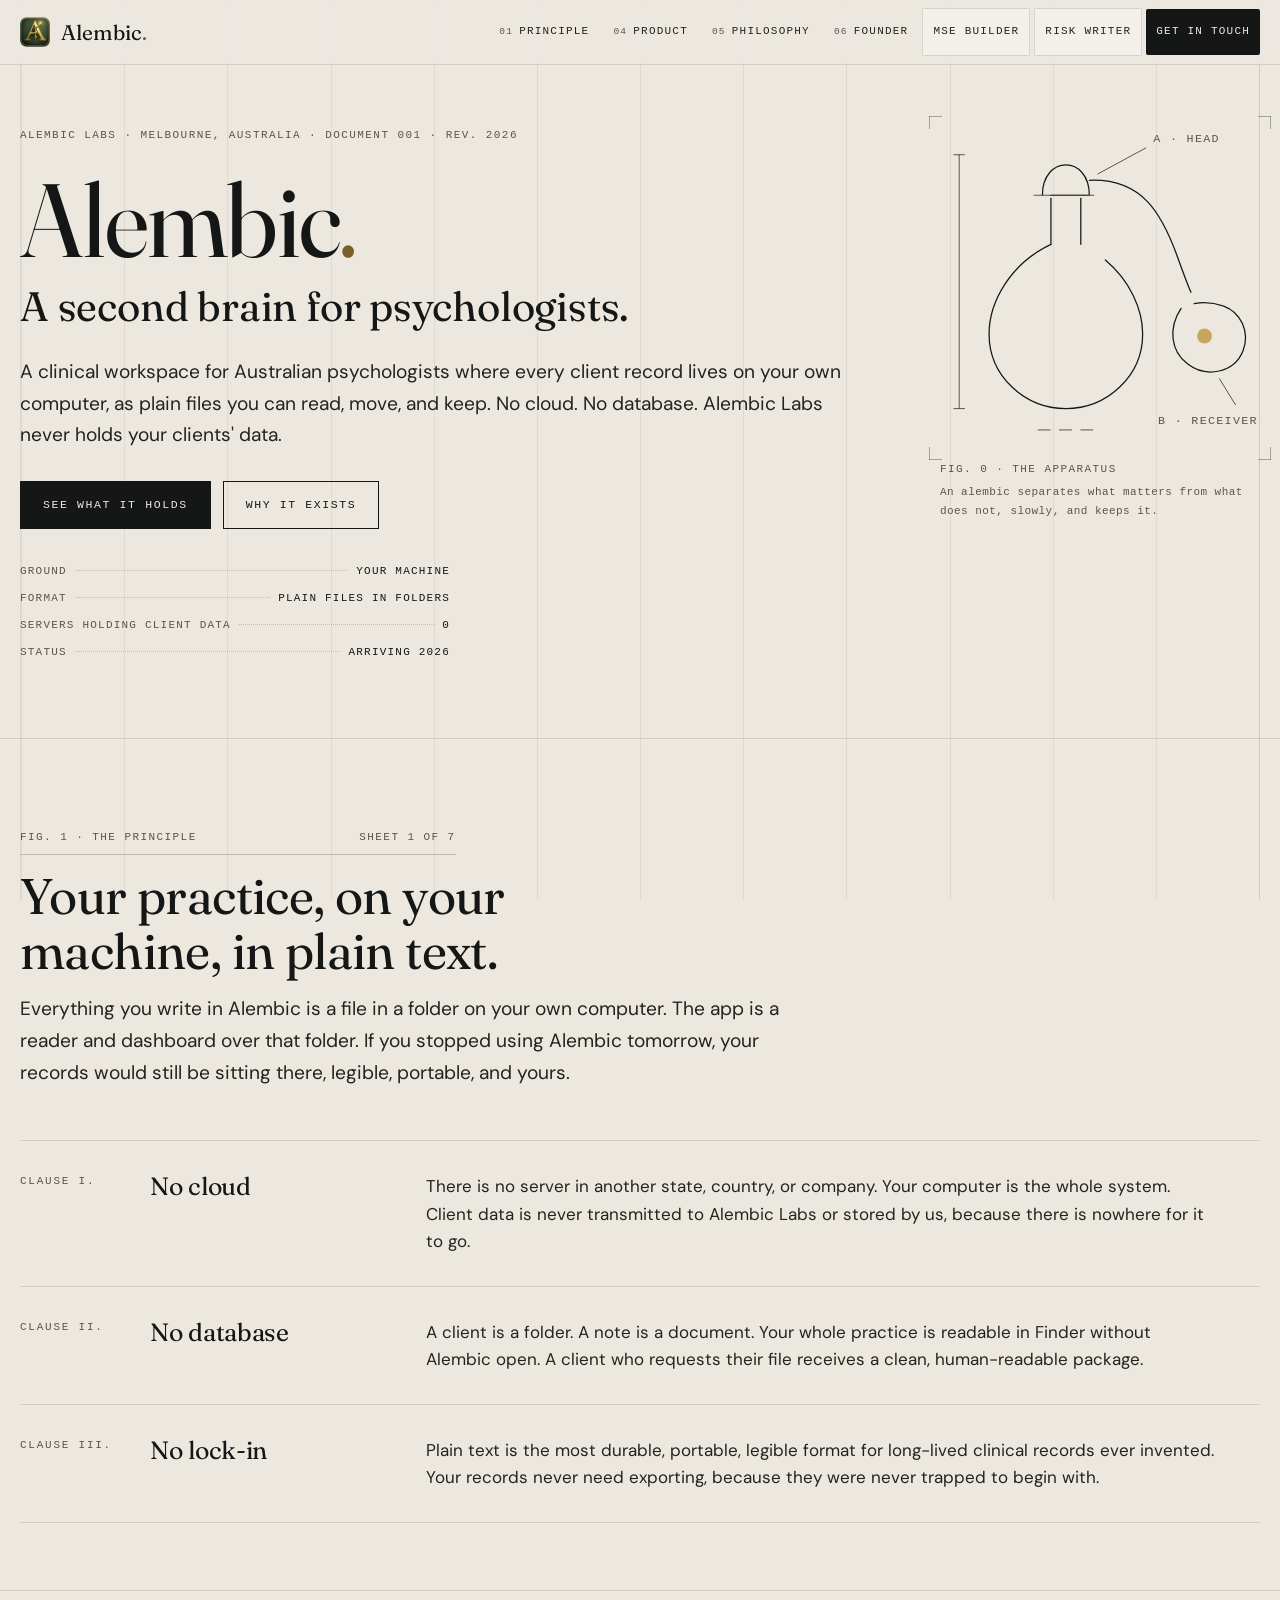
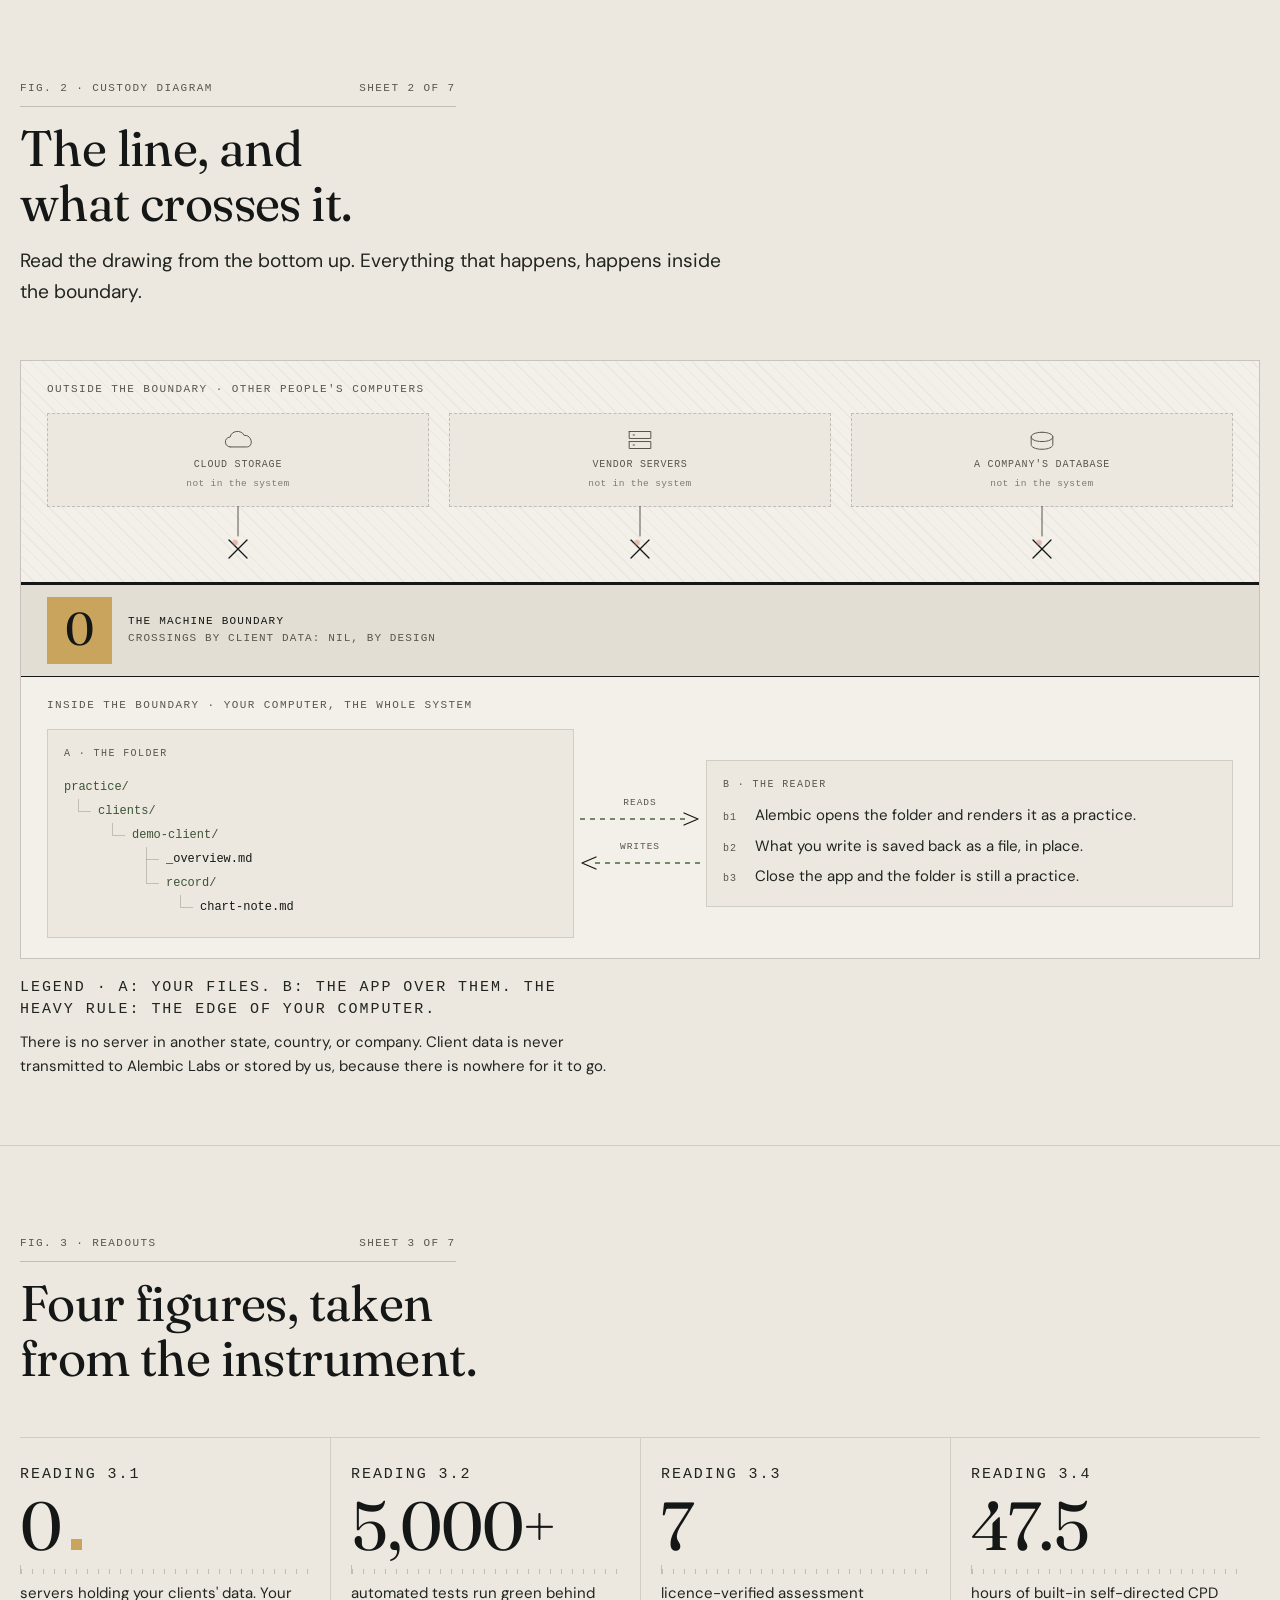
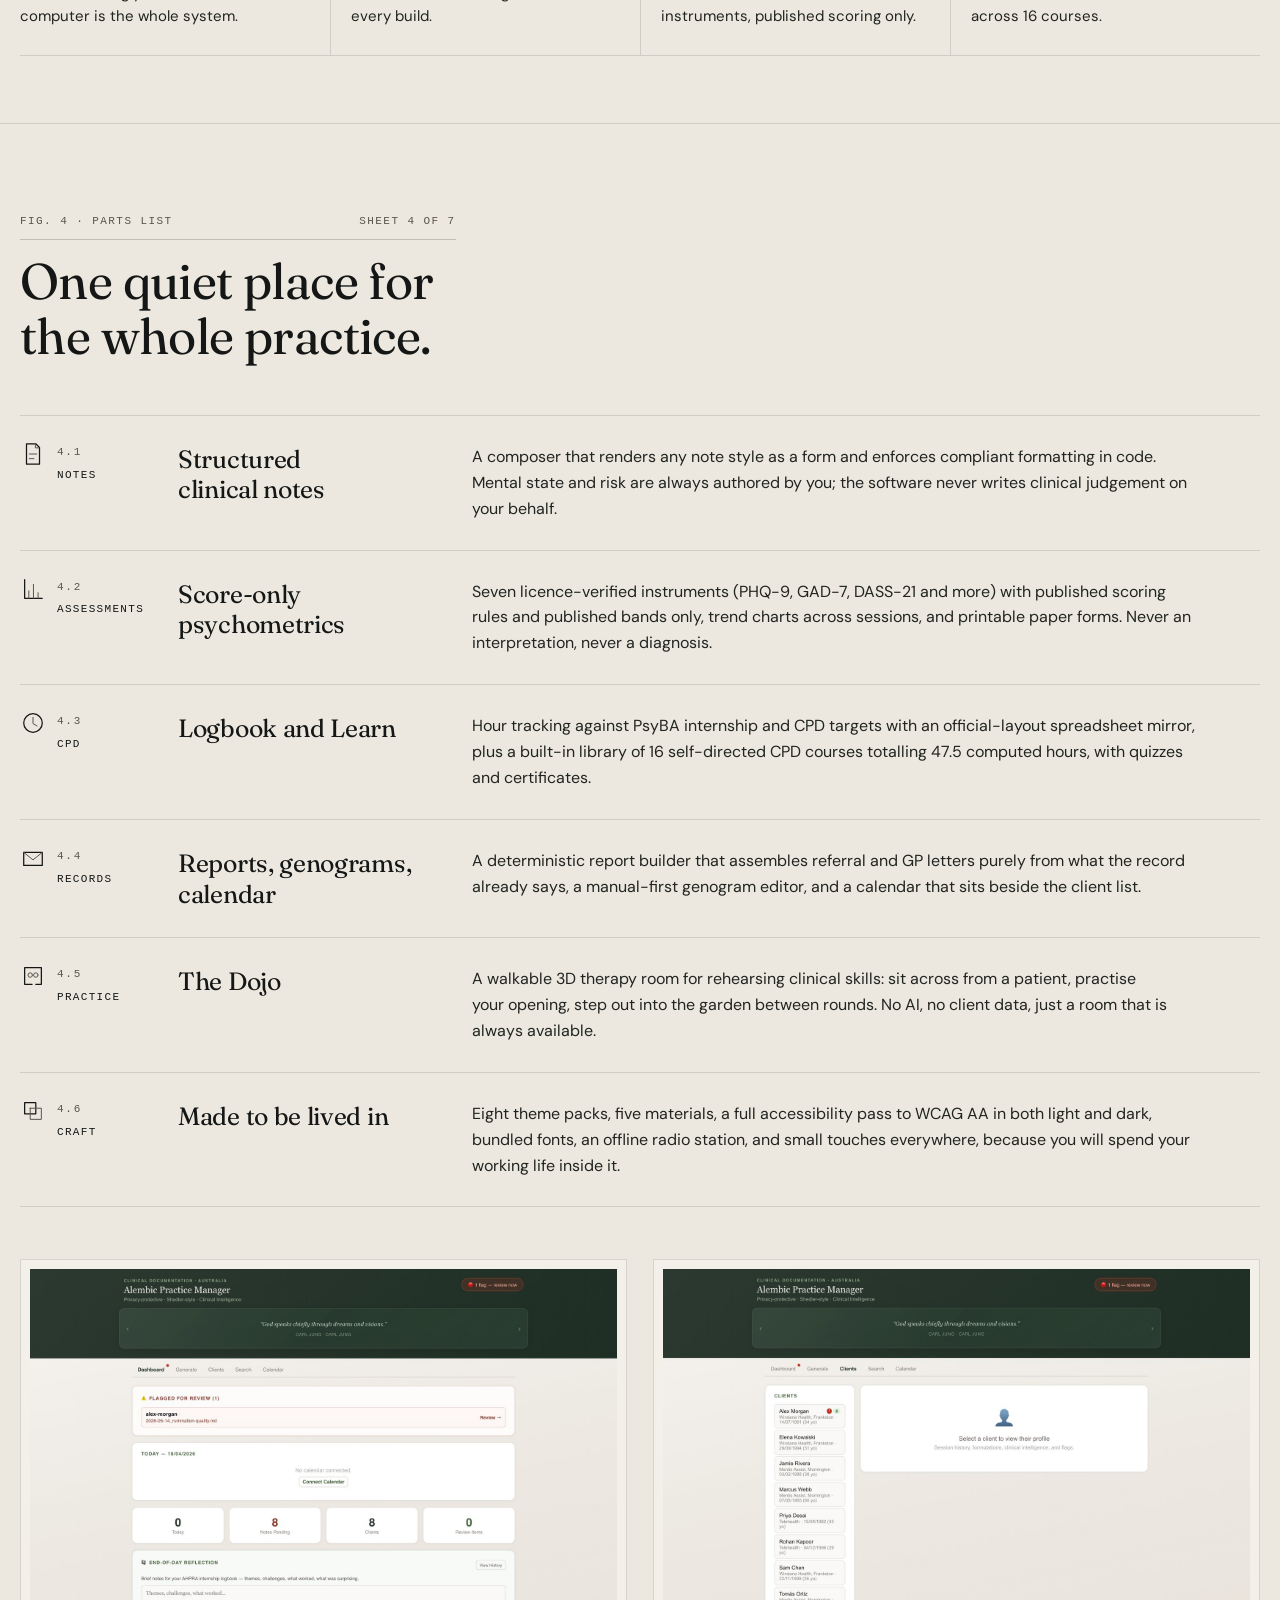
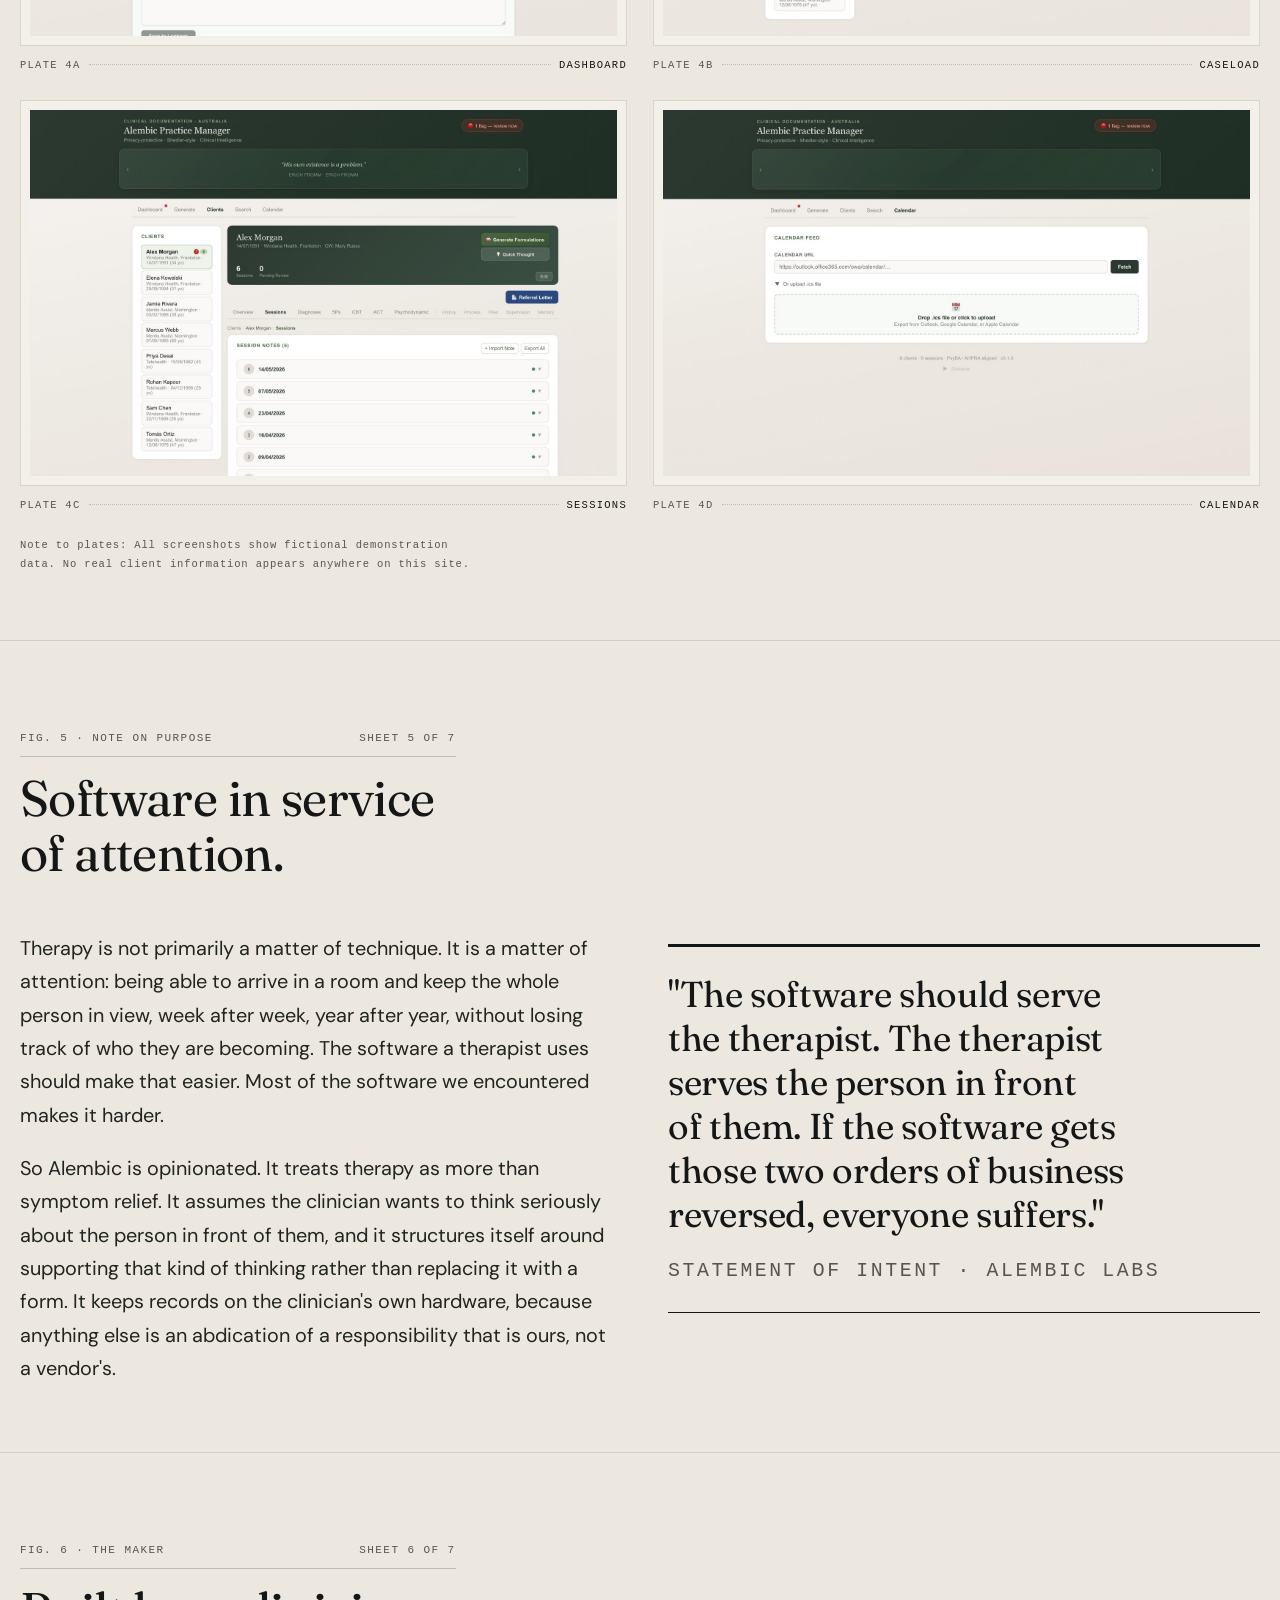
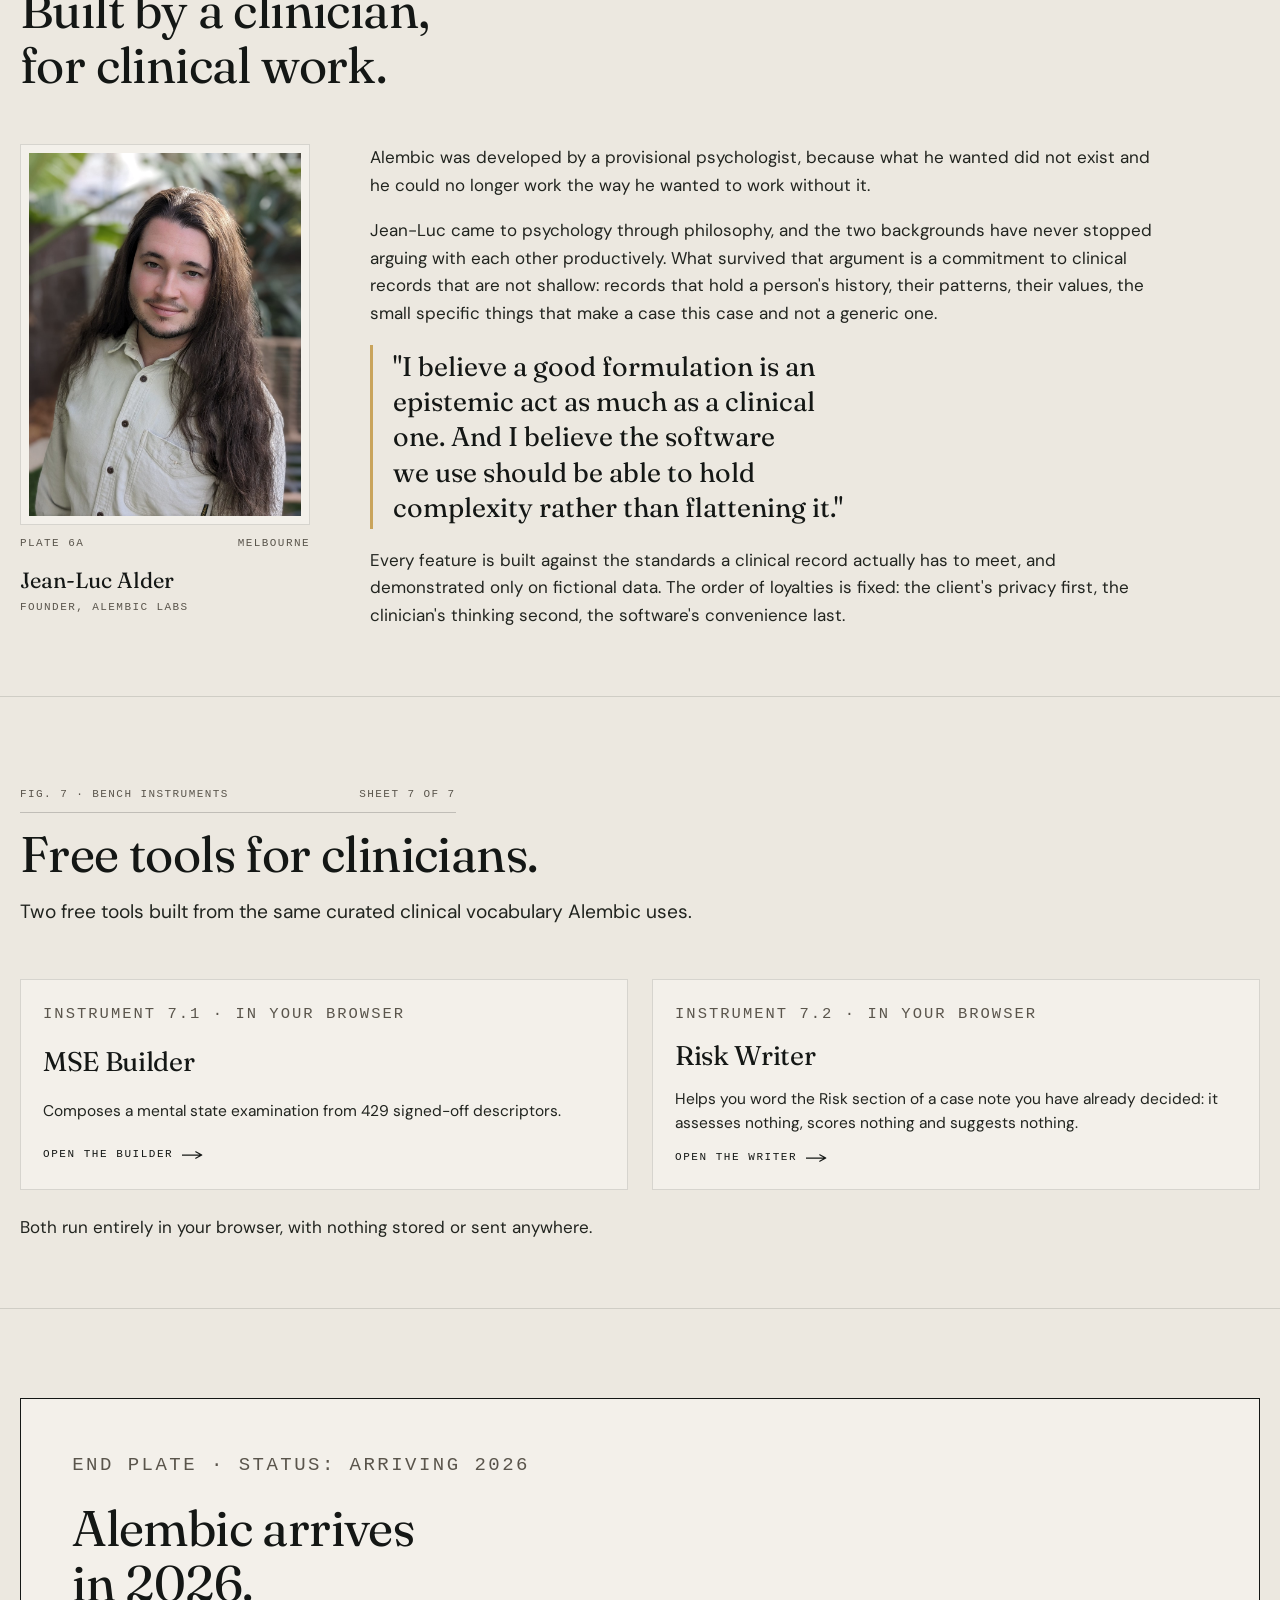
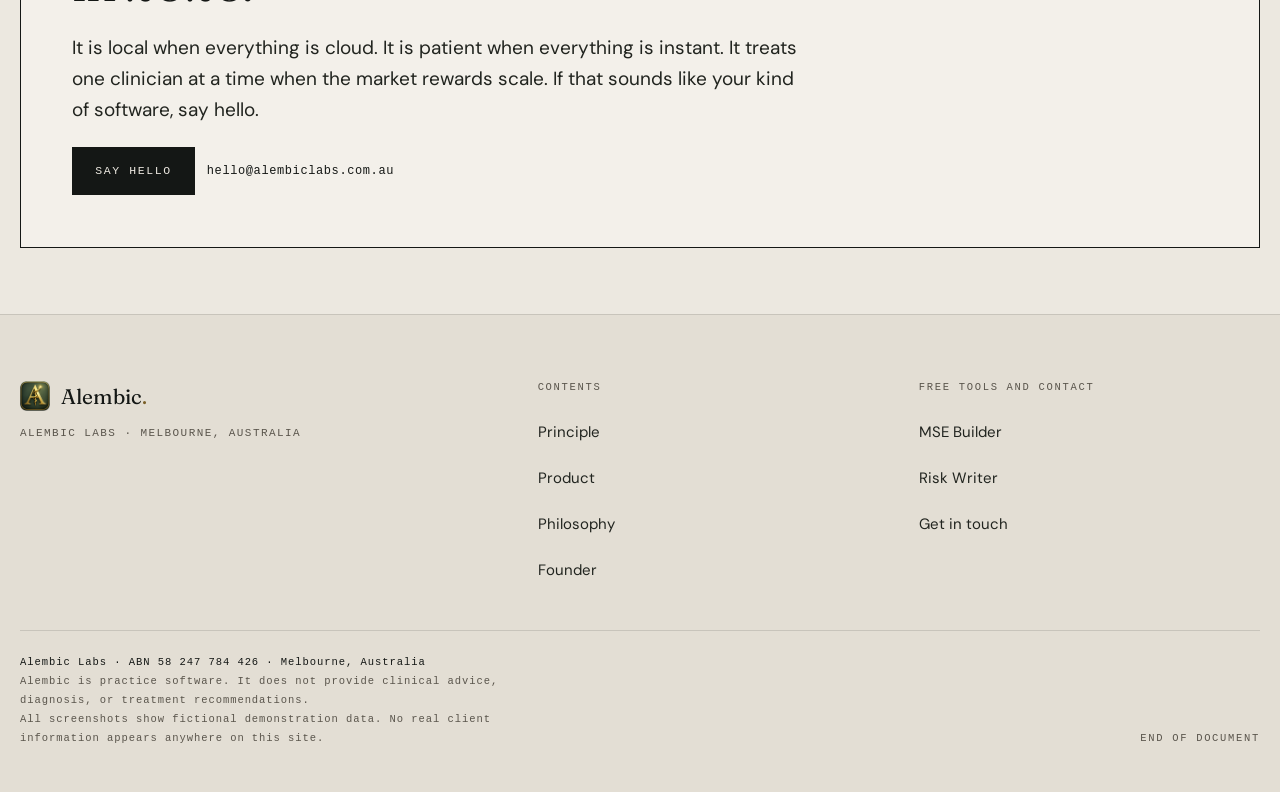
<file: designs/instrument/index.html>
<!doctype html>
<html lang="en-AU">
<head>
<meta charset="utf-8">
<meta name="viewport" content="width=device-width, initial-scale=1, viewport-fit=cover">
<title>Alembic · Practice software that keeps client records on your machine</title>
<meta name="description" content="Alembic is a clinical workspace for Australian psychologists. Every client record lives on your own computer as plain files you can read, move, and keep. No cloud, no database, no vendor holding your data.">
<meta name="theme-color" content="#ece8e0">
<meta property="og:type" content="website">
<meta property="og:title" content="Alembic · A second brain for psychologists">
<meta property="og:description" content="Practice software for Australian psychologists where every client record lives on your own computer. No cloud. No database. Alembic Labs never holds your clients' data.">
<meta property="og:url" content="https://alembiclabs.com.au/">
<meta name="twitter:card" content="summary">
<link rel="icon" href="/assets/favicon-64.png">
<link rel="apple-touch-icon" href="/assets/apple-touch-icon.png">
<link rel="stylesheet" href="/assets/fonts.css">
<script>(function(){if(!window.matchMedia||!window.matchMedia('(prefers-reduced-motion: reduce)').matches){document.documentElement.className+=' js';}})();</script>
<style>
:root{
  color-scheme:light;
  --paper:#ece8e0;
  --paper-hi:#f3f0ea;
  --paper-lo:#e3ded4;
  --ink:#141715;
  --ink-2:#21241f;
  --ink-mute:#5a554c;
  --green:#4a6741;
  --green-2:#3b5435;
  --green-soft:#8fb28a;
  --gold:#c9a45c;
  --gold-ink:#7a5f28;
  --red:#d67a6f;
  --rule:rgba(20,23,21,0.20);
  --rule-mid:rgba(20,23,21,0.13);
  --rule-soft:rgba(20,23,21,0.065);
  --mark:rgba(20,23,21,0.34);
  --serif:'Fraunces',Georgia,'Times New Roman',serif;
  --sans:'DM Sans',-apple-system,BlinkMacSystemFont,'Segoe UI',sans-serif;
  --mono:ui-monospace,'SF Mono',Menlo,Consolas,monospace;
  --wrap:1240px;
  --gut:20px;
  --ease:cubic-bezier(0.22,1,0.36,1);
}
*{margin:0;padding:0;box-sizing:border-box}
html{scroll-behavior:smooth;-webkit-text-size-adjust:100%}
body{
  background:var(--paper);
  color:var(--ink-2);
  font-family:var(--sans);
  font-size:17px;
  line-height:1.62;
  overflow-x:hidden;
  -webkit-font-smoothing:antialiased;
  -webkit-tap-highlight-color:transparent;
}
img{max-width:100%;display:block}
::selection{background:rgba(74,103,65,0.22)}
a{color:var(--green-2);text-underline-offset:3px;text-decoration-thickness:1px}
a:hover{color:var(--ink)}
:focus-visible{outline:2px solid var(--green);outline-offset:3px}

/* ---------- exposed grid ---------- */
.gridfield{position:fixed;inset:0;z-index:0;pointer-events:none;overflow:hidden}
.gridfield i{
  position:absolute;top:0;bottom:0;left:50%;transform:translateX(-50%);
  width:min(100% - (var(--gut) * 2), var(--wrap));
  border-left:1px solid var(--rule-soft);
  border-right:1px solid var(--rule-soft);
  background-image:repeating-linear-gradient(to right, var(--rule-soft) 0 1px, transparent 1px calc(100% / 4));
}
@media (min-width:900px){
  .gridfield i{background-image:repeating-linear-gradient(to right, var(--rule-soft) 0 1px, transparent 1px calc(100% / 12))}
}
.wrap{width:min(100% - (var(--gut) * 2), var(--wrap));margin-inline:auto;position:relative;z-index:1}
main,header.topbar,footer.colophon{position:relative;z-index:1}

/* ---------- type ---------- */
h1,h2,h3{font-family:var(--serif);font-weight:400;color:var(--ink);line-height:1.06;letter-spacing:-0.012em;text-wrap:balance}
blockquote{text-wrap:balance}
h1{font-size:clamp(46px,9vw,104px)}
h2{font-size:clamp(29px,4.4vw,50px);line-height:1.1}
h3{font-size:clamp(20px,2.1vw,25px);line-height:1.22}
p{max-width:66ch;text-wrap:pretty}
.lede{font-size:clamp(17px,1.5vw,20px);line-height:1.66}
.mono{font-family:var(--mono);font-size:11px;letter-spacing:0.13em;text-transform:uppercase;color:var(--ink-mute);line-height:1.5}
.mono.lg{font-size:12px}
.ink{color:var(--ink)}

.skip{position:absolute;left:-9999px;top:0;z-index:99;background:var(--ink);color:var(--paper);padding:12px 18px;font-family:var(--mono);font-size:12px}
.skip:focus{left:12px;top:12px}

/* ---------- crop marks ---------- */
.crop{position:relative}
.crop::before{
  content:"";position:absolute;inset:-11px;pointer-events:none;z-index:2;
  background:
    linear-gradient(var(--mark),var(--mark)) 0 0/1px 13px no-repeat,
    linear-gradient(var(--mark),var(--mark)) 0 0/13px 1px no-repeat,
    linear-gradient(var(--mark),var(--mark)) 100% 0/1px 13px no-repeat,
    linear-gradient(var(--mark),var(--mark)) 100% 0/13px 1px no-repeat,
    linear-gradient(var(--mark),var(--mark)) 0 100%/1px 13px no-repeat,
    linear-gradient(var(--mark),var(--mark)) 0 100%/13px 1px no-repeat,
    linear-gradient(var(--mark),var(--mark)) 100% 100%/1px 13px no-repeat,
    linear-gradient(var(--mark),var(--mark)) 100% 100%/13px 1px no-repeat;
}

/* ---------- header ---------- */
header.topbar{
  position:sticky;top:0;z-index:60;
  background:rgba(236,232,224,0.92);
  -webkit-backdrop-filter:blur(10px);backdrop-filter:blur(10px);
  border-bottom:1px solid var(--rule-mid);
}
.bar{display:flex;align-items:center;justify-content:space-between;gap:16px;min-height:60px;padding:8px 0}
.brand{display:flex;align-items:center;gap:11px;text-decoration:none;color:var(--ink);flex:none}
.brand img{width:30px;height:30px;flex:none}
.brand b{font-family:var(--serif);font-weight:400;font-size:21px;letter-spacing:0}
.brand .dot{color:var(--gold-ink)}
nav.desk{display:none}
nav.desk ul{display:flex;list-style:none;gap:4px;align-items:center}
nav.desk a{
  display:flex;align-items:baseline;gap:6px;text-decoration:none;color:var(--ink-2);
  font-family:var(--mono);font-size:11px;letter-spacing:0.11em;text-transform:uppercase;
  padding:14px 10px;border-radius:2px;
}
nav.desk a:hover{background:var(--paper-lo);color:var(--ink)}
nav.desk a i{font-style:normal;color:var(--ink-mute);font-size:9.5px}
nav.desk a.tool{border:1px solid var(--rule-mid)}
nav.desk a.say{background:var(--ink);color:var(--paper)}
nav.desk a.say:hover{background:var(--green-2);color:var(--paper)}
details.navmenu{position:relative}
details.navmenu summary{
  list-style:none;cursor:pointer;font-family:var(--mono);font-size:11px;letter-spacing:0.13em;
  text-transform:uppercase;color:var(--ink);border:1px solid var(--rule);
  min-height:44px;min-width:88px;display:flex;align-items:center;justify-content:center;gap:8px;
}
details.navmenu summary::-webkit-details-marker{display:none}
details.navmenu summary::after{content:"+";font-size:14px;line-height:1}
details.navmenu[open] summary::after{content:"\00d7"}
details.navmenu ul{
  position:absolute;right:0;top:calc(100% + 9px);width:min(80vw,320px);list-style:none;
  background:var(--paper-hi);border:1px solid var(--rule);padding:6px;
  box-shadow:0 18px 40px rgba(20,23,21,0.16);
  max-height:min(70vh,540px);overflow-y:auto;overscroll-behavior:contain;
}
details.navmenu li.cap{
  font-family:var(--mono);font-size:9.5px;letter-spacing:0.16em;text-transform:uppercase;
  color:var(--ink-mute);padding:12px 12px 6px;border-bottom:1px solid var(--rule-soft);
}
details.navmenu a{
  display:flex;justify-content:space-between;align-items:center;gap:10px;min-height:44px;padding:0 12px;
  text-decoration:none;color:var(--ink);font-family:var(--mono);font-size:11.5px;letter-spacing:0.11em;
  text-transform:uppercase;border-bottom:1px solid var(--rule-soft);
}
details.navmenu li:last-child a{border-bottom:0}
details.navmenu a i{font-style:normal;color:var(--ink-mute);font-size:10px}
@media (min-width:1080px){
  nav.desk{display:block}
  details.navmenu{display:none}
}

/* ---------- section scaffolding ---------- */
section{padding:clamp(56px,7vw,104px) 0 clamp(42px,5.2vw,78px);border-top:1px solid var(--rule-mid)}
section:first-of-type{border-top:0}
.fighead{display:grid;gap:14px;margin-bottom:clamp(30px,4vw,52px)}
.figbar{display:flex;justify-content:space-between;align-items:baseline;gap:16px;border-bottom:1px solid var(--rule);padding-bottom:9px}
.figbar > :last-child{white-space:nowrap}
.figlink{color:inherit;text-decoration:none;display:inline-block;padding:14px 0;margin:-14px 0}
.figlink:hover{color:var(--ink);text-decoration:underline;text-underline-offset:4px}
section[id],[id^="fig-"]{scroll-margin-top:86px}
.fighead h2{max-width:19ch}
.fighead .sub{max-width:60ch}

.leadrow{display:flex;align-items:baseline;gap:8px;font-family:var(--mono);font-size:11px;letter-spacing:0.11em;text-transform:uppercase;color:var(--ink-mute)}
.leadrow .dots{flex:1;border-bottom:1.5px dotted var(--rule);transform:translateY(-3px)}
.leadrow .val{color:var(--ink)}

/* ---------- buttons ---------- */
.btn{
  display:inline-flex;align-items:center;justify-content:center;gap:10px;min-height:48px;padding:0 22px;
  font-family:var(--mono);font-size:11.5px;letter-spacing:0.14em;text-transform:uppercase;
  text-decoration:none;border:1px solid var(--ink);color:var(--ink);background:transparent;
  transition:background .2s ease,color .2s ease;
}
.btn:hover{background:var(--ink);color:var(--paper)}
.btn.solid{background:var(--ink);color:var(--paper)}
.btn.solid:hover{background:var(--green-2);border-color:var(--green-2);color:var(--paper)}

/* ---------- hero ---------- */
.hero{padding-top:clamp(38px,5vw,62px);padding-bottom:clamp(38px,6vw,88px)}
.hero-grid{display:grid;gap:clamp(24px,5vw,56px)}
.masthead .mono.stamp{margin-bottom:22px;max-width:none}
h1{margin:6px 0 0}
h1 .lineA{display:block}
h1 .lineA .dot{color:var(--gold-ink)}
h1 .lineB{display:block;font-size:clamp(23px,3.4vw,41px);line-height:1.14;color:var(--ink);margin-top:.18em;letter-spacing:-0.005em}
.hero p.lede{margin-top:26px}
.hero .cta{display:flex;flex-wrap:wrap;gap:12px;margin-top:30px}
@media (max-width:520px){.hero .cta{display:grid;gap:10px}.hero .cta .btn{width:100%}}
.hero .specs{margin-top:34px;display:grid;gap:9px;max-width:430px}
@media (max-width:899px){.hero .specs{margin-top:28px}.apparatus{width:100%;max-width:340px}}
.apparatus-wrap{position:relative;justify-self:start}
.apparatus{width:min(100%,320px);height:auto}
.apparatus-cap{margin-top:12px;display:grid;gap:6px;max-width:320px}
@media (min-width:900px){
  .hero-grid{grid-template-columns:minmax(0,1fr) 330px;align-items:start;gap:60px}
  .apparatus-wrap{justify-self:end;position:sticky;top:100px}
}

/* drawn strokes */
.dl{fill:none;stroke:var(--ink);stroke-width:1.25;stroke-linecap:round;stroke-linejoin:round;vector-effect:non-scaling-stroke}
.dl.thin{stroke-width:1;stroke:var(--ink-mute)}
.dl.gold{stroke:var(--gold-ink);stroke-width:1.5}
.fill-gold{fill:var(--gold)}
.js [data-draw]{stroke-dashoffset:100}
[data-draw]{stroke-dasharray:100;stroke-dashoffset:0;transition:stroke-dashoffset .9s var(--ease);transition-delay:var(--dd,0s)}
.js .draw.is-in [data-draw]{stroke-dashoffset:0}
.js .draw .fade{opacity:0;transition:opacity .45s ease .55s}
.js .draw.is-in .fade{opacity:1}

/* ---------- principle ---------- */
.clauses{display:grid;gap:0;border-top:1px solid var(--rule-mid)}
.clause{display:grid;gap:10px;padding:26px 0;border-bottom:1px solid var(--rule-mid)}
.clause .idx{font-family:var(--mono);font-size:11px;letter-spacing:0.16em;color:var(--ink-mute);text-transform:uppercase;white-space:nowrap}
.clause h3{max-width:14ch}
.clause p{color:var(--ink-2)}
@media (min-width:820px){
  .clause{grid-template-columns:104px minmax(0,250px) minmax(0,1fr);gap:26px;align-items:start;padding:30px 0}
  .clause p{margin-top:2px}
}
.principle-note{margin-top:30px;max-width:62ch}

/* ---------- the machine (centrepiece) ---------- */
.machine{
  margin-top:clamp(30px,4vw,46px);
  border:1px solid var(--rule);
  background:linear-gradient(var(--paper-hi),var(--paper-hi));
}
.mrow{padding:20px clamp(14px,2.4vw,26px)}
.mrow .lab{margin-bottom:16px}
.mout{
  background-image:repeating-linear-gradient(45deg, rgba(20,23,21,0.045) 0 1px, transparent 1px 9px);
}
.chips{list-style:none;display:grid;grid-template-columns:repeat(3,1fr);gap:clamp(8px,1.6vw,20px)}
.chip{display:grid;justify-items:center;gap:0}
.chip .box{
  width:100%;border:1px dashed var(--rule);background:var(--paper);
  padding:12px 8px 13px;text-align:center;display:grid;gap:6px;justify-items:center;
}
.chip .glyph{width:34px;height:24px}
.chip .name{font-family:var(--mono);font-size:10px;letter-spacing:0.08em;text-transform:uppercase;color:var(--ink-mute);line-height:1.35}
.chip .nope{font-family:var(--mono);font-size:9.5px;letter-spacing:0.04em;color:var(--ink-mute);opacity:.75;line-height:1.3}
.chip .stub{width:40px;height:56px;margin-top:-1px}
.ping{fill:var(--red);opacity:0}
.js .machine.is-in .ping{animation:drop .82s cubic-bezier(.32,0,.55,1) both;animation-delay:.18s}
.js .machine.is-in .chip:nth-child(2) .ping{animation-delay:.34s}
.js .machine.is-in .chip:nth-child(3) .ping{animation-delay:.5s}
@keyframes drop{
  0%{opacity:0;transform:translateY(-40px) scale(.6)}
  16%{opacity:1;transform:translateY(-34px) scale(1)}
  70%{opacity:1;transform:translateY(0) scale(1)}
  78%{opacity:1;transform:translateY(0) scale(1.55)}
  100%{opacity:.45;transform:translateY(0) scale(.85)}
}
.barrier{position:relative;border-top:3px solid var(--ink);border-bottom:1px solid var(--ink);background:var(--paper-lo)}
.barrier-inner{
  display:flex;flex-wrap:wrap;align-items:center;gap:10px 16px;
  padding:12px clamp(14px,2.4vw,26px);
}
.zero{
  font-family:var(--serif);font-size:clamp(34px,4.4vw,46px);line-height:1;font-weight:400;color:var(--ink);
  background:var(--gold);padding:9px 18px 12px;display:inline-block;
}
.barrier-inner p{font-family:var(--mono);font-size:11px;letter-spacing:0.11em;text-transform:uppercase;color:var(--ink);max-width:none}
.barrier-inner p b{font-weight:400;color:var(--ink-mute);display:block;letter-spacing:0.1em}
.min{background:var(--paper-hi)}
.ingrid{display:grid;gap:10px;justify-items:center}
.ipanel{border:1px solid var(--rule-mid);background:var(--paper);padding:16px 16px 18px;width:100%}
.ipanel .cap{font-family:var(--mono);font-size:10px;letter-spacing:0.14em;text-transform:uppercase;color:var(--ink-mute);margin-bottom:12px}
.tree{list-style:none;font-family:var(--mono);font-size:12px;line-height:2;color:var(--ink-2)}
.tree ul{list-style:none;margin-left:14px}
.tree li{position:relative;padding-left:20px}
.tree li::before{
  content:"";position:absolute;left:0;top:0;width:12px;height:1em;
  border-left:1px solid var(--rule);border-bottom:1px solid var(--rule);
}
.tree li:not(:last-child)::after{
  content:"";position:absolute;left:0;top:1em;bottom:0;border-left:1px solid var(--rule);
}
.tree > li:first-child{padding-left:0}
.tree > li:first-child::before,.tree > li:first-child::after{display:none}
.tree .f{color:var(--green-2)}
.tree .doc{color:var(--ink)}
.reader ol{list-style:none;display:grid;gap:9px}
.reader li{display:flex;gap:10px;align-items:baseline;font-size:15px;line-height:1.45}
.reader li b{font-family:var(--mono);font-size:10px;letter-spacing:0.1em;color:var(--ink-mute);font-weight:400;flex:none;width:22px}
.flow{display:block}
.flow-h{display:none}
.flow-v{width:200px;height:86px}
.ants{fill:none;stroke:var(--green);stroke-width:1.5;stroke-dasharray:5 5}
.js .flow.is-on .ants{animation:march 1.7s linear .95s infinite}
.js .flow.is-on .ants.rev{animation:marchrev 1.7s linear .95s infinite}
@keyframes march{to{stroke-dashoffset:-20}}
@keyframes marchrev{to{stroke-dashoffset:20}}
body.paused *{animation-play-state:paused !important}
.flow text{font-family:var(--mono);font-size:9.5px;letter-spacing:0.1em;fill:var(--ink-mute);text-transform:uppercase}
@media (min-width:860px){
  .ingrid{grid-template-columns:minmax(0,1fr) 132px minmax(0,1fr);align-items:center;gap:0}
  .flow-v{display:none}
  .flow-h{display:block;width:132px;height:92px}
  .chip .box{padding:14px 10px 16px}
}
.machine-legend{
  display:grid;gap:8px;margin-top:18px;
}
.machine-legend p{font-size:15px;color:var(--ink-2);max-width:62ch}

/* ---------- readouts ---------- */
.readouts{display:grid;gap:0;border-top:1px solid var(--rule-mid)}
.readout{padding:22px 0;border-bottom:1px solid var(--rule-mid);display:grid;gap:8px}
.readout .fig{font-family:var(--serif);font-size:clamp(46px,6.4vw,68px);line-height:.92;color:var(--ink);letter-spacing:-0.02em}
.readout .ticks{height:9px;border-left:1px solid var(--rule);
  background-image:repeating-linear-gradient(to right, var(--rule) 0 1px, transparent 1px 11px);
  background-position:bottom;background-repeat:repeat-x;background-size:100% 5px;
}
.readout p{font-size:15px;line-height:1.5;color:var(--ink-2);max-width:34ch}
.readout.hi .fig{color:var(--ink)}
.readout.hi .fig::after{content:"";display:inline-block;width:11px;height:11px;background:var(--gold);margin-left:10px;vertical-align:baseline}
@media (min-width:760px){
  .readouts{grid-template-columns:repeat(4,1fr);border-bottom:1px solid var(--rule-mid)}
  .readout{border-bottom:0;border-left:1px solid var(--rule-mid);padding:26px 20px 28px}
  .readout:first-child{border-left:0;padding-left:0}
}

/* ---------- product ---------- */
.parts{border-top:1px solid var(--rule-mid)}
.part{display:grid;gap:10px;padding:24px 0;border-bottom:1px solid var(--rule-mid)}
.part .no{font-family:var(--mono);font-size:11px;letter-spacing:0.16em;color:var(--ink-mute);text-transform:uppercase;display:flex;gap:11px;align-items:flex-start}
.pglyph{width:26px;height:26px;flex:none;margin-top:-3px}
.part .no b{font-weight:400;color:var(--ink);display:block;margin-top:5px;letter-spacing:0.12em}
.part p{font-size:16px}
@media (min-width:820px){
  .part{grid-template-columns:132px minmax(0,268px) minmax(0,1fr);gap:26px;align-items:start;padding:28px 0}
  .part h3{max-width:15ch}
}
.plates{display:grid;gap:18px;margin-top:clamp(34px,4vw,52px)}
.plate figure{margin:0}
.plate .frame{border:1px solid var(--rule-mid);background:var(--paper-hi);padding:9px}
.plate img{width:100%;height:auto;background:var(--paper-lo)}
.plate figcaption{margin-top:11px;display:flex;align-items:baseline;gap:8px;font-family:var(--mono);font-size:10.5px;letter-spacing:0.12em;text-transform:uppercase;color:var(--ink-mute)}
.plate figcaption .dots{flex:1;border-bottom:1.5px dotted var(--rule);transform:translateY(-3px)}
.plate figcaption b{font-weight:400;color:var(--ink)}
@media (min-width:700px){.plates{grid-template-columns:1fr 1fr;gap:26px}}
.footnote{margin-top:22px;font-family:var(--mono);font-size:10.5px;letter-spacing:0.08em;color:var(--ink-mute);text-transform:none;max-width:74ch;line-height:1.75}

/* ---------- philosophy ---------- */
.phil{display:grid;gap:26px}
.phil p{font-size:clamp(17px,1.55vw,20px);line-height:1.68;max-width:62ch}
.phil .col p + p{margin-top:20px}
.pull{
  margin-top:12px;border-top:3px solid var(--ink);border-bottom:1px solid var(--ink);
  padding:26px 0 24px;position:relative;
}
.pull blockquote{
  font-family:var(--serif);font-size:clamp(23px,3.2vw,36px);line-height:1.22;color:var(--ink);
  max-width:24ch;letter-spacing:-0.01em;
}
.pull .mono{margin-top:18px}
@media (min-width:900px){
  .phil{grid-template-columns:minmax(0,1fr) minmax(0,1fr);gap:56px;align-items:start}
}

/* ---------- founder ---------- */
.founder{display:grid;gap:30px}
.portrait{position:relative;width:min(100%,290px)}
.portrait .frame{border:1px solid var(--rule-mid);padding:8px;background:var(--paper-hi)}
.portrait img{width:100%;height:auto;filter:grayscale(0.18) contrast(1.02)}
.portrait .reg{display:flex;justify-content:space-between;margin-top:10px}
.founder .who{margin-top:16px;display:grid;gap:5px}
.founder .who strong{font-family:var(--serif);font-weight:400;font-size:22px;color:var(--ink);line-height:1.2}
.founder .body{display:grid;gap:18px}
.founder .body p{font-size:17px}
.fquote{border-left:3px solid var(--gold);padding:4px 0 4px 20px}
.fquote blockquote{font-family:var(--serif);font-size:clamp(20px,2.3vw,27px);line-height:1.3;color:var(--ink);max-width:28ch}
@media (min-width:900px){
  .founder{grid-template-columns:290px minmax(0,1fr);gap:60px;align-items:start}
}

/* ---------- tools ---------- */
.tools{display:grid;gap:18px;margin-top:8px}
.tool{
  display:grid;gap:14px;border:1px solid var(--rule-mid);background:var(--paper-hi);
  padding:22px;text-decoration:none;color:var(--ink-2);transition:border-color .2s ease,background .2s ease;
}
.tool:hover{border-color:var(--ink);background:var(--paper)}
.tool h3{font-size:clamp(21px,2.2vw,27px)}
.tool p{font-size:15.5px;line-height:1.55}
.tool .go{display:flex;align-items:center;gap:9px;font-family:var(--mono);font-size:11px;letter-spacing:0.14em;text-transform:uppercase;color:var(--ink)}
.tool .go svg{width:22px;height:8px}
@media (min-width:760px){.tools{grid-template-columns:1fr 1fr;gap:24px}}
.tools-note{margin-top:24px;max-width:66ch}

/* ---------- closing ---------- */
.closing{border-top:1px solid var(--rule-mid)}
.stamp-block{border:1px solid var(--ink);padding:clamp(26px,4vw,52px);display:grid;gap:22px;background:var(--paper-hi)}
.stamp-block h2{max-width:16ch}
.stamp-block p{font-size:clamp(17px,1.5vw,19px);max-width:56ch}
.stamp-block .cta{display:flex;flex-wrap:wrap;gap:12px;align-items:center}
.stamp-block .cta .addr{text-transform:none;letter-spacing:0.05em;font-size:12px;color:var(--ink)}

/* ---------- footer ---------- */
footer.colophon{border-top:1px solid var(--rule-mid);padding:clamp(40px,5vw,64px) 0 44px;background:var(--paper-lo)}
.cols{display:grid;gap:32px}
.cols h4{font-family:var(--mono);font-size:10.5px;letter-spacing:0.16em;text-transform:uppercase;color:var(--ink-mute);font-weight:400;margin-bottom:14px}
.cols ul{list-style:none;display:grid;gap:2px}
.cols ul a{display:flex;align-items:center;min-height:44px;text-decoration:none;color:var(--ink-2);font-size:15px}
.cols ul a:hover{color:var(--ink);text-decoration:underline}
.legal{margin-top:38px;padding-top:22px;border-top:1px solid var(--rule-mid);display:grid;gap:12px}
.legal p{font-family:var(--mono);font-size:10.5px;letter-spacing:0.09em;color:var(--ink-mute);line-height:1.8;text-transform:none;max-width:78ch}
.legal p.abn{color:var(--ink)}
@media (min-width:760px){
  .cols{grid-template-columns:1.4fr 1fr 1fr;gap:40px}
  .legal{grid-template-columns:1fr auto;align-items:end}
}

/* ---------- reveal ---------- */
.js .reveal{opacity:0;transform:translate3d(0,11px,0);transition:opacity .4s var(--ease),transform .4s var(--ease);transition-delay:calc(min(var(--ri,0),3) * 35ms)}
.js .reveal.is-in{opacity:1;transform:none}

@media (prefers-reduced-motion: reduce){
  html{scroll-behavior:auto}
  *,*::before,*::after{animation:none !important;transition:none !important}
  [data-draw]{stroke-dashoffset:0 !important}
  .reveal{opacity:1 !important;transform:none !important}
  .draw .fade{opacity:1 !important}
  .ping{opacity:.5 !important}
  .ants{stroke-dashoffset:0 !important}
}

/* ---------- print: the manual, on paper ---------- */
@media print{
  @page{margin:16mm}
  :root{
    --paper:#fff;--paper-hi:#fff;--paper-lo:#fff;
    --ink:#000;--ink-2:#111;--ink-mute:#444;
    --rule:rgba(0,0,0,0.5);--rule-mid:rgba(0,0,0,0.3);--rule-soft:rgba(0,0,0,0.14);--mark:rgba(0,0,0,0.55);
    --green:#000;--green-2:#000;--gold:#fff;--gold-ink:#000;--red:#000;
  }
  html,body{background:#fff;color:#000}
  body{font-size:10.5pt;line-height:1.5}
  .gridfield,header.topbar,.skip,.hero .cta,.stamp-block .cta .btn{display:none !important}
  h1{font-size:44pt}
  h2{font-size:21pt}
  h3{font-size:13pt}
  .lede{font-size:11pt}
  a{color:#000;text-decoration:none}
  section{padding:9mm 0 7mm;border-top:1px solid #000}
  .fighead{break-after:avoid;page-break-after:avoid}
  .machine,.clause,.part,.readout,.tool,.stamp-block,.pull,.fquote,.portrait,.plate figure,.apparatus-wrap{break-inside:avoid;page-break-inside:avoid}
  .hero-grid{grid-template-columns:minmax(0,1fr) 260px}
  .apparatus{width:100%;max-width:250px}
  [data-draw]{stroke-dashoffset:0 !important}
  .reveal{opacity:1 !important;transform:none !important}
  .draw .fade,.fade{opacity:1 !important}
  .ping{opacity:1 !important;fill:#000}
  .ants{stroke:#000;stroke-dashoffset:0 !important}
  .flow-h{display:block;width:120px;height:92px}
  .flow-v{display:none}
  .ingrid{grid-template-columns:minmax(0,1fr) 120px minmax(0,1fr);align-items:center;gap:0}
  .chips{grid-template-columns:repeat(3,1fr)}
  .mout{background-image:repeating-linear-gradient(45deg, rgba(0,0,0,0.09) 0 1px, transparent 1px 9px)}
  .zero{background:#fff;border:1.5px solid #000;color:#000;padding:6px 12px 8px}
  .readout.hi .fig::after{background:#000;width:9px;height:9px}
  .fquote{border-left-color:#000}
  .fill-gold{fill:#000}
  h1 .dot,.brand .dot,h1 .lineA .dot{color:#000}
  .plates{grid-template-columns:1fr 1fr;gap:8mm}
  .plate img{max-width:100%}
  .btn.solid{background:#fff;color:#000;border:1px solid #000}
  .tool[href="/mse/"] .go::after{content:" · alembiclabs.com.au/mse/";letter-spacing:0.04em}
  .tool[href="/risk/"] .go::after{content:" · alembiclabs.com.au/risk/";letter-spacing:0.04em}
  footer.colophon{background:#fff;border-top:1px solid #000;break-before:avoid;page-break-before:avoid}
  .cols{grid-template-columns:1.4fr 1fr 1fr}
  .legal p{font-size:8.5pt}
}
</style>
</head>
<body>
<a class="skip" href="#main">Skip to content</a>
<div class="gridfield" aria-hidden="true"><i></i></div>

<header class="topbar">
  <div class="wrap bar">
    <a class="brand" href="#top">
      <img src="/assets/alembic-mark-256.png" alt="" width="30" height="30">
      <b>Alembic<span class="dot">.</span></b>
    </a>
    <nav class="desk" aria-label="Primary">
      <ul>
        <li><a href="#fig-1"><i>01</i> Principle</a></li>
        <li><a href="#fig-4"><i>04</i> Product</a></li>
        <li><a href="#fig-5"><i>05</i> Philosophy</a></li>
        <li><a href="#fig-6"><i>06</i> Founder</a></li>
        <li><a class="tool" href="/mse/">MSE Builder</a></li>
        <li><a class="tool" href="/risk/">Risk Writer</a></li>
        <li><a class="say" href="mailto:hello@alembiclabs.com.au">Get in touch</a></li>
      </ul>
    </nav>
    <details class="navmenu">
      <summary>Index</summary>
      <ul>
        <li class="cap"><span>List of figures</span></li>
        <li><a href="#fig-1"><span>The principle</span><i>Fig. 1</i></a></li>
        <li><a href="#fig-2"><span>Custody diagram</span><i>Fig. 2</i></a></li>
        <li><a href="#fig-3"><span>Readouts</span><i>Fig. 3</i></a></li>
        <li><a href="#fig-4"><span>Parts list</span><i>Fig. 4</i></a></li>
        <li><a href="#fig-5"><span>Note on purpose</span><i>Fig. 5</i></a></li>
        <li><a href="#fig-6"><span>The maker</span><i>Fig. 6</i></a></li>
        <li><a href="#fig-7"><span>Bench instruments</span><i>Fig. 7</i></a></li>
        <li class="cap"><span>Free tools and contact</span></li>
        <li><a href="/mse/"><span>MSE Builder</span><i>Free</i></a></li>
        <li><a href="/risk/"><span>Risk Writer</span><i>Free</i></a></li>
        <li><a href="mailto:hello@alembiclabs.com.au"><span>Get in touch</span><i>Mail</i></a></li>
      </ul>
    </details>
  </div>
</header>

<main id="main">

<!-- ============ HERO / FIG. 0 ============ -->
<section class="hero" id="top">
  <div class="wrap">
    <div class="hero-grid">

      <div class="masthead">
        <p class="mono stamp">Alembic Labs · Melbourne, Australia · Document 001 · Rev. 2026</p>
        <h1>
          <span class="lineA">Alembic<span class="dot">.</span></span>
          <span class="lineB">A second brain for psychologists.</span>
        </h1>
        <p class="lede">A clinical workspace for Australian psychologists where every client record lives on your own computer, as plain files you can read, move, and keep. No cloud. No database. Alembic Labs never holds your clients' data.</p>
        <div class="cta">
          <a class="btn solid" href="#product">See what it holds</a>
          <a class="btn" href="#philosophy">Why it exists</a>
        </div>
        <div class="specs">
          <p class="leadrow"><span>Ground</span><span class="dots"></span><span class="val">Your machine</span></p>
          <p class="leadrow"><span>Format</span><span class="dots"></span><span class="val">Plain files in folders</span></p>
          <p class="leadrow"><span>Servers holding client data</span><span class="dots"></span><span class="val">0</span></p>
          <p class="leadrow"><span>Status</span><span class="dots"></span><span class="val">Arriving 2026</span></p>
        </div>
      </div>

      <div class="apparatus-wrap">
        <div class="crop draw">
          <svg class="apparatus" viewBox="0 104 300 294" role="img" aria-labelledby="apptitle">
            <title id="apptitle">Schematic line drawing of an alembic: a still with a body, a head, a condensing arm, and a receiving vessel collecting a single gold drop.</title>
            <!-- body -->
            <path class="dl" data-draw style="--dd:.03s" d="M104 214 C 66 232 46 268 46 298 C 46 338 80 368 118 368 C 156 368 190 338 190 298 C 190 268 170 232 132 214" pathLength="100"/>
            <!-- neck -->
            <path class="dl" data-draw style="--dd:.17s" d="M104 214 L104 168" pathLength="100"/>
            <path class="dl" data-draw style="--dd:.17s" d="M132 214 L132 168" pathLength="100"/>
            <!-- head -->
            <path class="dl" data-draw style="--dd:.26s" d="M96 168 C 96 130 140 130 140 168 Z" pathLength="100"/>
            <path class="dl thin" data-draw style="--dd:.31s" d="M88 168 L148 168" pathLength="100"/>
            <!-- condensing arm -->
            <path class="dl" data-draw style="--dd:.38s" d="M140 154 C 190 152 208 186 222 224 C 230 246 234 258 240 268" pathLength="100"/>
            <!-- receiver -->
            <path class="dl" data-draw style="--dd:.48s" d="M226 274 C 214 292 216 314 232 326 C 250 340 276 334 284 314 C 291 296 282 278 266 272 C 252 267 236 268 226 274 Z" pathLength="100"/>
            <!-- drop -->
            <circle class="fill-gold fade" cx="248" cy="300" r="7"/>
            <!-- heat ticks -->
            <path class="dl thin" data-draw style="--dd:.56s" d="M92 388 L104 388" pathLength="100"/>
            <path class="dl thin" data-draw style="--dd:.59s" d="M112 388 L124 388" pathLength="100"/>
            <path class="dl thin" data-draw style="--dd:.62s" d="M132 388 L144 388" pathLength="100"/>
            <!-- dimension line -->
            <path class="dl thin" data-draw style="--dd:.65s" d="M18 130 L18 368 M13 130 L23 130 M13 368 L23 368" pathLength="100"/>
            <!-- callout leaders -->
            <path class="dl thin" data-draw style="--dd:.68s" d="M148 148 L196 122" pathLength="100"/>
            <path class="dl thin" data-draw style="--dd:.71s" d="M262 340 L278 366" pathLength="100"/>
            <text class="fade" x="200" y="118" font-family="ui-monospace, 'SF Mono', Menlo, monospace" font-size="11" letter-spacing="1.2" fill="#5a554c">A · HEAD</text>
            <text class="fade" x="298" y="382" font-family="ui-monospace, 'SF Mono', Menlo, monospace" font-size="11" letter-spacing="1.2" fill="#5a554c" text-anchor="end">B · RECEIVER</text>
          </svg>
        </div>
        <div class="apparatus-cap">
          <p class="mono" id="fig-0"><a class="figlink" href="#fig-0">Fig. 0 · The apparatus</a></p>
          <p class="mono" style="text-transform:none;letter-spacing:0.04em;line-height:1.7">An alembic separates what matters from what does not, slowly, and keeps it.</p>
        </div>
      </div>

    </div>
  </div>
</section>

<!-- ============ FIG. 1 THE PRINCIPLE ============ -->
<section id="principle">
  <div class="wrap">
    <div class="fighead reveal">
      <p class="figbar mono" id="fig-1"><a class="figlink" href="#fig-1">Fig. 1 · The principle</a><a class="figlink" href="#fig-2" aria-label="Next sheet, figure 2, the custody diagram">Sheet 1 of 7</a></p>
      <h2>Your practice, on your machine, in plain text.</h2>
      <p class="lede sub">Everything you write in Alembic is a file in a folder on your own computer. The app is a reader and dashboard over that folder. If you stopped using Alembic tomorrow, your records would still be sitting there, legible, portable, and yours.</p>
    </div>

    <div class="clauses">
      <article class="clause reveal" style="--ri:0">
        <p class="idx">Clause i.</p>
        <h3>No cloud</h3>
        <p>There is no server in another state, country, or company. Your computer is the whole system. Client data is never transmitted to Alembic Labs or stored by us, because there is nowhere for it to go.</p>
      </article>
      <article class="clause reveal" style="--ri:1">
        <p class="idx">Clause ii.</p>
        <h3>No database</h3>
        <p>A client is a folder. A note is a document. Your whole practice is readable in Finder without Alembic open. A client who requests their file receives a clean, human-readable package.</p>
      </article>
      <article class="clause reveal" style="--ri:2">
        <p class="idx">Clause iii.</p>
        <h3>No lock-in</h3>
        <p>Plain text is the most durable, portable, legible format for long-lived clinical records ever invented. Your records never need exporting, because they were never trapped to begin with.</p>
      </article>
    </div>
  </div>
</section>

<!-- ============ FIG. 2 CUSTODY DIAGRAM ============ -->
<section id="custody">
  <div class="wrap">
    <div class="fighead reveal">
      <p class="figbar mono" id="fig-2"><a class="figlink" href="#fig-2">Fig. 2 · Custody diagram</a><a class="figlink" href="#fig-3" aria-label="Next sheet, figure 3, the readouts">Sheet 2 of 7</a></p>
      <h2>The line, and what crosses&nbsp;it.</h2>
      <p class="lede sub">Read the drawing from the bottom up. Everything that happens, happens inside the boundary.</p>
    </div>

    <div class="machine draw" id="machine">

      <div class="mrow mout">
        <p class="lab mono">Outside the boundary · other people's computers</p>
        <ul class="chips">
          <li class="chip">
            <span class="box">
              <svg class="glyph" viewBox="0 0 44 30" aria-hidden="true">
                <path class="dl thin" data-draw style="--dd:.1s" d="M12 24 C 4 24 3 12 12 11 C 13 3 26 1 30 9 C 40 8 43 24 33 24 Z" pathLength="100"/>
              </svg>
              <span class="name">Cloud storage</span>
              <span class="nope">not in the system</span>
            </span>
            <svg class="stub" viewBox="0 0 40 56" aria-hidden="true">
              <path class="dl thin" data-draw style="--dd:.35s" d="M20 0 L20 30" pathLength="100"/>
              <path class="dl" data-draw style="--dd:.6s" d="M11 34 L29 52" pathLength="100"/>
              <path class="dl" data-draw style="--dd:.7s" d="M29 34 L11 52" pathLength="100"/>
              <circle class="ping" cx="20" cy="43" r="3.4"/>
            </svg>
          </li>
          <li class="chip">
            <span class="box">
              <svg class="glyph" viewBox="0 0 44 30" aria-hidden="true">
                <path class="dl thin" data-draw style="--dd:.15s" d="M8 4 H36 V13 H8 Z M8 17 H36 V26 H8 Z" pathLength="100"/>
                <path class="dl thin" data-draw style="--dd:.3s" d="M13 8.5 H15 M13 21.5 H15" pathLength="100"/>
              </svg>
              <span class="name">Vendor servers</span>
              <span class="nope">not in the system</span>
            </span>
            <svg class="stub" viewBox="0 0 40 56" aria-hidden="true">
              <path class="dl thin" data-draw style="--dd:.4s" d="M20 0 L20 30" pathLength="100"/>
              <path class="dl" data-draw style="--dd:.65s" d="M11 34 L29 52" pathLength="100"/>
              <path class="dl" data-draw style="--dd:.75s" d="M29 34 L11 52" pathLength="100"/>
              <circle class="ping" cx="20" cy="43" r="3.4"/>
            </svg>
          </li>
          <li class="chip">
            <span class="box">
              <svg class="glyph" viewBox="0 0 44 30" aria-hidden="true">
                <path class="dl thin" data-draw style="--dd:.2s" d="M22 5 C 31 5 36 8 36 11 C 36 14 31 17 22 17 C 13 17 8 14 8 11 C 8 8 13 5 22 5 Z" pathLength="100"/>
                <path class="dl thin" data-draw style="--dd:.35s" d="M8 11 V21 C 8 24 13 27 22 27 C 31 27 36 24 36 21 V11" pathLength="100"/>
              </svg>
              <span class="name">A company's database</span>
              <span class="nope">not in the system</span>
            </span>
            <svg class="stub" viewBox="0 0 40 56" aria-hidden="true">
              <path class="dl thin" data-draw style="--dd:.26s" d="M20 0 L20 30" pathLength="100"/>
              <path class="dl" data-draw style="--dd:.7s" d="M11 34 L29 52" pathLength="100"/>
              <path class="dl" data-draw style="--dd:.8s" d="M29 34 L11 52" pathLength="100"/>
              <circle class="ping" cx="20" cy="43" r="3.4"/>
            </svg>
          </li>
        </ul>
      </div>

      <div class="barrier">
        <div class="barrier-inner">
          <span class="zero">0</span>
          <p>The machine boundary<b>Crossings by client data: nil, by design</b></p>
        </div>
      </div>

      <div class="mrow min">
        <p class="lab mono">Inside the boundary · your computer, the whole system</p>
        <div class="ingrid">

          <div class="ipanel files">
            <p class="cap">A · The folder</p>
            <ul class="tree">
              <li><span class="f">practice/</span>
                <ul>
                  <li><span class="f">clients/</span>
                    <ul>
                      <li><span class="f">demo-client/</span>
                        <ul>
                          <li><span class="doc">_overview.md</span></li>
                          <li><span class="f">record/</span>
                            <ul>
                              <li><span class="doc">chart-note.md</span></li>
                            </ul>
                          </li>
                        </ul>
                      </li>
                    </ul>
                  </li>
                </ul>
              </li>
            </ul>
          </div>

          <div class="flow flow-h" id="flowh">
            <svg viewBox="0 0 132 92" aria-hidden="true" width="132" height="92">
              <text x="66" y="18" text-anchor="middle">Reads</text>
              <path class="ants" d="M6 32 H 116"/>
              <path class="dl" d="M110 26 L124 32 L110 38" fill="none"/>
              <text x="66" y="62" text-anchor="middle">Writes</text>
              <path class="ants rev" d="M126 76 H 16"/>
              <path class="dl" d="M22 70 L8 76 L22 82" fill="none"/>
            </svg>
          </div>

          <div class="flow flow-v" id="flowv">
            <svg viewBox="0 0 200 86" aria-hidden="true" width="200" height="86">
              <path class="ants" d="M66 4 V 62"/>
              <path class="dl" d="M60 58 L66 72 L72 58" fill="none"/>
              <text x="56" y="42" text-anchor="end">Reads</text>
              <path class="ants rev" d="M134 82 V 24"/>
              <path class="dl" d="M128 28 L134 14 L140 28" fill="none"/>
              <text x="144" y="42" text-anchor="start">Writes</text>
            </svg>
          </div>

          <div class="ipanel reader">
            <p class="cap">B · The reader</p>
            <ol class="reader">
              <li><b>b1</b><span>Alembic opens the folder and renders it as a practice.</span></li>
              <li><b>b2</b><span>What you write is saved back as a file, in place.</span></li>
              <li><b>b3</b><span>Close the app and the folder is still a practice.</span></li>
            </ol>
          </div>

        </div>
      </div>
    </div>

    <div class="machine-legend reveal">
      <p class="mono">Legend · A: your files. B: the app over them. The heavy rule: the edge of your computer.</p>
      <p>There is no server in another state, country, or company. Client data is never transmitted to Alembic Labs or stored by us, because there is nowhere for it to go.</p>
    </div>
  </div>
</section>

<!-- ============ FIG. 3 READOUTS ============ -->
<section id="readouts">
  <div class="wrap">
    <div class="fighead reveal">
      <p class="figbar mono" id="fig-3"><a class="figlink" href="#fig-3">Fig. 3 · Readouts</a><a class="figlink" href="#fig-4" aria-label="Next sheet, figure 4, the parts list">Sheet 3 of 7</a></p>
      <h2>Four figures, taken from the instrument.</h2>
    </div>
    <div class="readouts">
      <div class="readout hi reveal" style="--ri:0">
        <p class="mono">Reading 3.1</p>
        <p class="fig">0</p>
        <div class="ticks" aria-hidden="true"></div>
        <p>servers holding your clients' data. Your computer is the whole system.</p>
      </div>
      <div class="readout reveal" style="--ri:1">
        <p class="mono">Reading 3.2</p>
        <p class="fig">5,000+</p>
        <div class="ticks" aria-hidden="true"></div>
        <p>automated tests run green behind every build.</p>
      </div>
      <div class="readout reveal" style="--ri:2">
        <p class="mono">Reading 3.3</p>
        <p class="fig">7</p>
        <div class="ticks" aria-hidden="true"></div>
        <p>licence-verified assessment instruments, published scoring only.</p>
      </div>
      <div class="readout reveal" style="--ri:3">
        <p class="mono">Reading 3.4</p>
        <p class="fig">47.5</p>
        <div class="ticks" aria-hidden="true"></div>
        <p>hours of built-in self-directed CPD across 16 courses.</p>
      </div>
    </div>
  </div>
</section>

<!-- ============ FIG. 4 THE PRODUCT ============ -->
<section id="product">
  <div class="wrap">
    <div class="fighead reveal">
      <p class="figbar mono" id="fig-4"><a class="figlink" href="#fig-4">Fig. 4 · Parts list</a><a class="figlink" href="#fig-5" aria-label="Next sheet, figure 5, the note on purpose">Sheet 4 of 7</a></p>
      <h2>One quiet place for the whole practice.</h2>
    </div>

    <div class="parts">
      <article class="part reveal draw" style="--ri:0">
        <p class="no"><svg class="pglyph" viewBox="0 0 28 28" aria-hidden="true"><path class="dl" data-draw style="--dd:.05s" pathLength="100" d="M7 3H17L21 7V25H7Z"/><path class="dl thin" data-draw style="--dd:.2s" pathLength="100" d="M16.6 3.4V7.4H20.6M10 14H18M10 19H15"/></svg><span>4.1<b>Notes</b></span></p>
        <h3>Structured clinical notes</h3>
        <p>A composer that renders any note style as a form and enforces compliant formatting in code. Mental state and risk are always authored by you; the software never writes clinical judgement on your behalf.</p>
      </article>
      <article class="part reveal draw" style="--ri:1">
        <p class="no"><svg class="pglyph" viewBox="0 0 28 28" aria-hidden="true"><path class="dl" data-draw style="--dd:.05s" pathLength="100" d="M5 4V24H24"/><path class="dl thin" data-draw style="--dd:.2s" pathLength="100" d="M9.5 24V16M14.5 24V9M19.5 24V18"/></svg><span>4.2<b>Assessments</b></span></p>
        <h3>Score-only psychometrics</h3>
        <p>Seven licence-verified instruments (PHQ-9, GAD-7, DASS-21 and more) with published scoring rules and published bands only, trend charts across sessions, and printable paper forms. Never an interpretation, never a diagnosis.</p>
      </article>
      <article class="part reveal draw" style="--ri:2">
        <p class="no"><svg class="pglyph" viewBox="0 0 28 28" aria-hidden="true"><circle class="dl" data-draw style="--dd:.05s" pathLength="100" cx="14" cy="14" r="10"/><path class="dl thin" data-draw style="--dd:.2s" pathLength="100" d="M14 8V14.6L18.4 17.2"/></svg><span>4.3<b>CPD</b></span></p>
        <h3>Logbook and Learn</h3>
        <p>Hour tracking against PsyBA internship and CPD targets with an official-layout spreadsheet mirror, plus a built-in library of 16 self-directed CPD courses totalling 47.5 computed hours, with quizzes and certificates.</p>
      </article>
      <article class="part reveal draw" style="--ri:3">
        <p class="no"><svg class="pglyph" viewBox="0 0 28 28" aria-hidden="true"><path class="dl" data-draw style="--dd:.05s" pathLength="100" d="M4 8H24V22H4Z"/><path class="dl thin" data-draw style="--dd:.2s" pathLength="100" d="M4 8L14 16L24 8"/></svg><span>4.4<b>Records</b></span></p>
        <h3>Reports, genograms, calendar</h3>
        <p>A deterministic report builder that assembles referral and GP letters purely from what the record already says, a manual-first genogram editor, and a calendar that sits beside the client list.</p>
      </article>
      <article class="part reveal draw" style="--ri:4">
        <p class="no"><svg class="pglyph" viewBox="0 0 28 28" aria-hidden="true"><path class="dl" data-draw style="--dd:.05s" pathLength="100" d="M5 23V5H23V23H17M13 23H5"/><circle class="dl thin" data-draw style="--dd:.24s" pathLength="100" cx="11" cy="13" r="2.4"/><circle class="dl thin" data-draw style="--dd:.28s" pathLength="100" cx="17" cy="13" r="2.4"/></svg><span>4.5<b>Practice</b></span></p>
        <h3>The Dojo</h3>
        <p>A walkable 3D therapy room for rehearsing clinical skills: sit across from a patient, practise your opening, step out into the garden between rounds. No AI, no client data, just a room that is always available.</p>
      </article>
      <article class="part reveal draw" style="--ri:5">
        <p class="no"><svg class="pglyph" viewBox="0 0 28 28" aria-hidden="true"><path class="dl" data-draw style="--dd:.05s" pathLength="100" d="M5 5H17V17H5Z"/><path class="dl thin" data-draw style="--dd:.2s" pathLength="100" d="M11 11H23V23H11Z"/></svg><span>4.6<b>Craft</b></span></p>
        <h3>Made to be lived in</h3>
        <p>Eight theme packs, five materials, a full accessibility pass to WCAG AA in both light and dark, bundled fonts, an offline radio station, and small touches everywhere, because you will spend your working life inside it.</p>
      </article>
    </div>

    <div class="plates">
      <div class="plate reveal" style="--ri:0">
        <figure>
          <div class="frame"><img src="/assets/screenshots/01-dashboard.jpg" alt="The Alembic dashboard, showing fictional demonstration data." width="1600" height="1000" loading="lazy" decoding="async"></div>
          <figcaption><span>Plate 4a</span><span class="dots"></span><b>Dashboard</b></figcaption>
        </figure>
      </div>
      <div class="plate reveal" style="--ri:1">
        <figure>
          <div class="frame"><img src="/assets/screenshots/02-caseload.jpg" alt="The caseload list in Alembic, showing fictional demonstration data." width="1600" height="1000" loading="lazy" decoding="async"></div>
          <figcaption><span>Plate 4b</span><span class="dots"></span><b>Caseload</b></figcaption>
        </figure>
      </div>
      <div class="plate reveal" style="--ri:2">
        <figure>
          <div class="frame"><img src="/assets/screenshots/04-alex-sessions.jpg" alt="A client's session list in Alembic, showing fictional demonstration data." width="1600" height="1000" loading="lazy" decoding="async"></div>
          <figcaption><span>Plate 4c</span><span class="dots"></span><b>Sessions</b></figcaption>
        </figure>
      </div>
      <div class="plate reveal" style="--ri:3">
        <figure>
          <div class="frame"><img src="/assets/screenshots/09-calendar.jpg" alt="The Alembic calendar beside the client list, showing fictional demonstration data." width="1600" height="1000" loading="lazy" decoding="async"></div>
          <figcaption><span>Plate 4d</span><span class="dots"></span><b>Calendar</b></figcaption>
        </figure>
      </div>
    </div>
    <p class="footnote">Note to plates: All screenshots show fictional demonstration data. No real client information appears anywhere on this site.</p>
  </div>
</section>

<!-- ============ FIG. 5 PHILOSOPHY ============ -->
<section id="philosophy">
  <div class="wrap">
    <div class="fighead reveal">
      <p class="figbar mono" id="fig-5"><a class="figlink" href="#fig-5">Fig. 5 · Note on purpose</a><a class="figlink" href="#fig-6" aria-label="Next sheet, figure 6, the maker">Sheet 5 of 7</a></p>
      <h2>Software in service of attention.</h2>
    </div>
    <div class="phil">
      <div class="col reveal">
        <p>Therapy is not primarily a matter of technique. It is a matter of attention: being able to arrive in a room and keep the whole person in view, week after week, year after year, without losing track of who they are becoming. The software a therapist uses should make that easier. Most of the software we encountered makes it harder.</p>
        <p>So Alembic is opinionated. It treats therapy as more than symptom relief. It assumes the clinician wants to think seriously about the person in front of them, and it structures itself around supporting that kind of thinking rather than replacing it with a form. It keeps records on the clinician's own hardware, because anything else is an abdication of a responsibility that is ours, not a vendor's.</p>
      </div>
      <div class="col reveal" style="--ri:1">
        <div class="pull">
          <blockquote>"The software should serve the therapist. The therapist serves the person in front of them. If the software gets those two orders of business reversed, everyone suffers."</blockquote>
          <p class="mono">Statement of intent · Alembic Labs</p>
        </div>
      </div>
    </div>
  </div>
</section>

<!-- ============ FIG. 6 FOUNDER ============ -->
<section id="founder">
  <div class="wrap">
    <div class="fighead reveal">
      <p class="figbar mono" id="fig-6"><a class="figlink" href="#fig-6">Fig. 6 · The maker</a><a class="figlink" href="#fig-7" aria-label="Next sheet, figure 7, the bench instruments">Sheet 6 of 7</a></p>
      <h2>Built by a clinician, for clinical work.</h2>
    </div>
    <div class="founder">
      <div class="reveal">
        <div class="portrait">
          <div class="frame"><img src="/assets/jean-luc-headshot.jpg" alt="Jean-Luc Alder, founder of Alembic Labs." width="900" height="1200" loading="lazy" decoding="async"></div>
          <div class="reg"><span class="mono">Plate 6a</span><span class="mono">Melbourne</span></div>
        </div>
        <div class="who">
          <strong>Jean-Luc Alder</strong>
          <p class="mono">Founder, Alembic Labs</p>
        </div>
      </div>
      <div class="body">
        <p class="reveal">Alembic was developed by a provisional psychologist, because what he wanted did not exist and he could no longer work the way he wanted to work without it.</p>
        <p class="reveal" style="--ri:1">Jean-Luc came to psychology through philosophy, and the two backgrounds have never stopped arguing with each other productively. What survived that argument is a commitment to clinical records that are not shallow: records that hold a person's history, their patterns, their values, the small specific things that make a case this case and not a generic one.</p>
        <div class="fquote reveal" style="--ri:2">
          <blockquote>"I believe a good formulation is an epistemic act as much as a clinical one. And I believe the software we use should be able to hold complexity rather than flattening it."</blockquote>
        </div>
        <p class="reveal" style="--ri:3">Every feature is built against the standards a clinical record actually has to meet, and demonstrated only on fictional data. The order of loyalties is fixed: the client's privacy first, the clinician's thinking second, the software's convenience last.</p>
      </div>
    </div>
  </div>
</section>

<!-- ============ FIG. 7 FREE TOOLS ============ -->
<section id="tools">
  <div class="wrap">
    <div class="fighead reveal">
      <p class="figbar mono" id="fig-7"><a class="figlink" href="#fig-7">Fig. 7 · Bench instruments</a><a class="figlink" href="#contact" aria-label="Next, the end plate">Sheet 7 of 7</a></p>
      <h2>Free tools for clinicians.</h2>
      <p class="lede sub">Two free tools built from the same curated clinical vocabulary Alembic uses.</p>
    </div>
    <div class="tools">
      <a class="tool reveal" href="/mse/">
        <p class="mono">Instrument 7.1 · In your browser</p>
        <h3>MSE Builder</h3>
        <p>Composes a mental state examination from 429 signed-off descriptors.</p>
        <span class="go">Open the builder
          <svg viewBox="0 0 24 8" aria-hidden="true"><path class="dl" d="M0 4 H20 M15 0.5 L21.5 4 L15 7.5" fill="none"/></svg>
        </span>
      </a>
      <a class="tool reveal" href="/risk/" style="--ri:1">
        <p class="mono">Instrument 7.2 · In your browser</p>
        <h3>Risk Writer</h3>
        <p>Helps you word the Risk section of a case note you have already decided: it assesses nothing, scores nothing and suggests nothing.</p>
        <span class="go">Open the writer
          <svg viewBox="0 0 24 8" aria-hidden="true"><path class="dl" d="M0 4 H20 M15 0.5 L21.5 4 L15 7.5" fill="none"/></svg>
        </span>
      </a>
    </div>
    <p class="tools-note reveal">Both run entirely in your browser, with nothing stored or sent anywhere.</p>
  </div>
</section>

<!-- ============ CLOSING ============ -->
<section class="closing" id="contact">
  <div class="wrap">
    <div class="stamp-block reveal">
      <p class="mono">End plate · Status: arriving 2026</p>
      <h2>Alembic arrives in 2026.</h2>
      <p>It is local when everything is cloud. It is patient when everything is instant. It treats one clinician at a time when the market rewards scale. If that sounds like your kind of software, say hello.</p>
      <div class="cta">
        <a class="btn solid" href="mailto:hello@alembiclabs.com.au">Say hello</a>
        <span class="mono addr">hello@alembiclabs.com.au</span>
      </div>
    </div>
  </div>
</section>

</main>

<footer class="colophon">
  <div class="wrap">
    <div class="cols">
      <div>
        <a class="brand" href="#top">
          <img src="/assets/alembic-mark-256.png" alt="" width="30" height="30">
          <b>Alembic<span class="dot">.</span></b>
        </a>
        <p class="mono" style="margin-top:12px">Alembic Labs · Melbourne, Australia</p>
      </div>
      <nav aria-label="Footer">
        <h4>Contents</h4>
        <ul>
          <li><a href="#principle">Principle</a></li>
          <li><a href="#product">Product</a></li>
          <li><a href="#philosophy">Philosophy</a></li>
          <li><a href="#founder">Founder</a></li>
        </ul>
      </nav>
      <div>
        <h4>Free tools and contact</h4>
        <ul>
          <li><a href="/mse/">MSE Builder</a></li>
          <li><a href="/risk/">Risk Writer</a></li>
          <li><a href="mailto:hello@alembiclabs.com.au">Get in touch</a></li>
        </ul>
      </div>
    </div>
    <div class="legal">
      <div>
        <p class="abn">Alembic Labs · ABN 58 247 784 426 · Melbourne, Australia</p>
        <p>Alembic is practice software. It does not provide clinical advice, diagnosis, or treatment recommendations.</p>
        <p>All screenshots show fictional demonstration data. No real client information appears anywhere on this site.</p>
      </div>
      <p class="mono" style="letter-spacing:0.16em;text-transform:uppercase">End of document</p>
    </div>
  </div>
</footer>

<script>
(function(){
  var menu = document.querySelector('details.navmenu');
  if (menu){
    var sum = menu.querySelector('summary');
    document.addEventListener('keydown', function(e){
      if ((e.key === 'Escape' || e.key === 'Esc') && menu.open){
        menu.open = false;
        if (sum) sum.focus();
      }
    });
    document.addEventListener('click', function(e){
      if (menu.open && !menu.contains(e.target)) menu.open = false;
    });
    menu.addEventListener('click', function(e){
      var a = e.target.closest ? e.target.closest('a') : null;
      if (a) menu.open = false;
    });
  }
})();
(function(){
  var reduce = window.matchMedia && window.matchMedia('(prefers-reduced-motion: reduce)').matches;
  if (reduce || !('IntersectionObserver' in window)) return;
  var io = new IntersectionObserver(function(entries){
    entries.forEach(function(e){
      if (e.isIntersecting){
        e.target.classList.add('is-in');
        e.target.classList.add('is-on');
      } else {
        e.target.classList.remove('is-on');
      }
    });
  }, { rootMargin: '0px 0px -6% 0px', threshold: 0.12 });
  var targets = document.querySelectorAll('.draw, .reveal, .flow');
  for (var i = 0; i < targets.length; i++) io.observe(targets[i]);
  document.addEventListener('visibilitychange', function(){
    document.body.classList.toggle('paused', document.hidden);
  });
})();
</script>
</body>
</html>
</file>
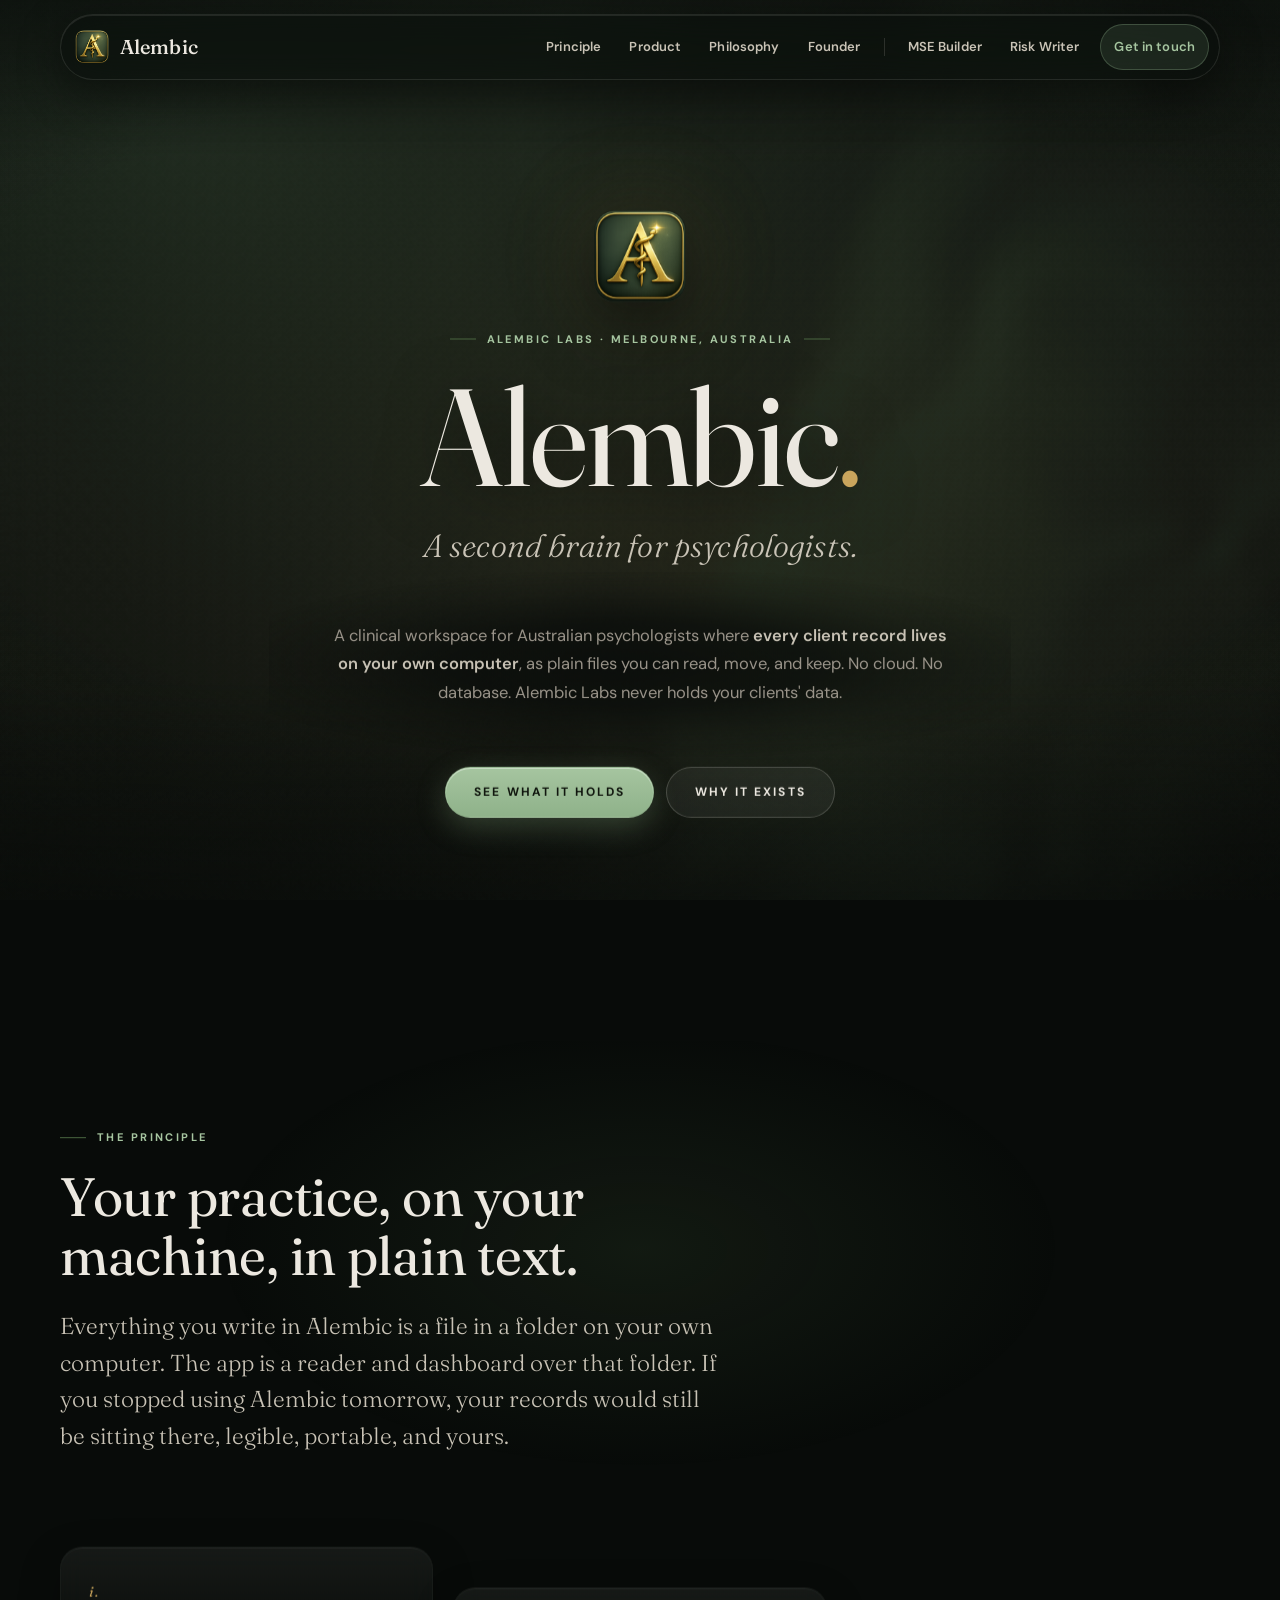
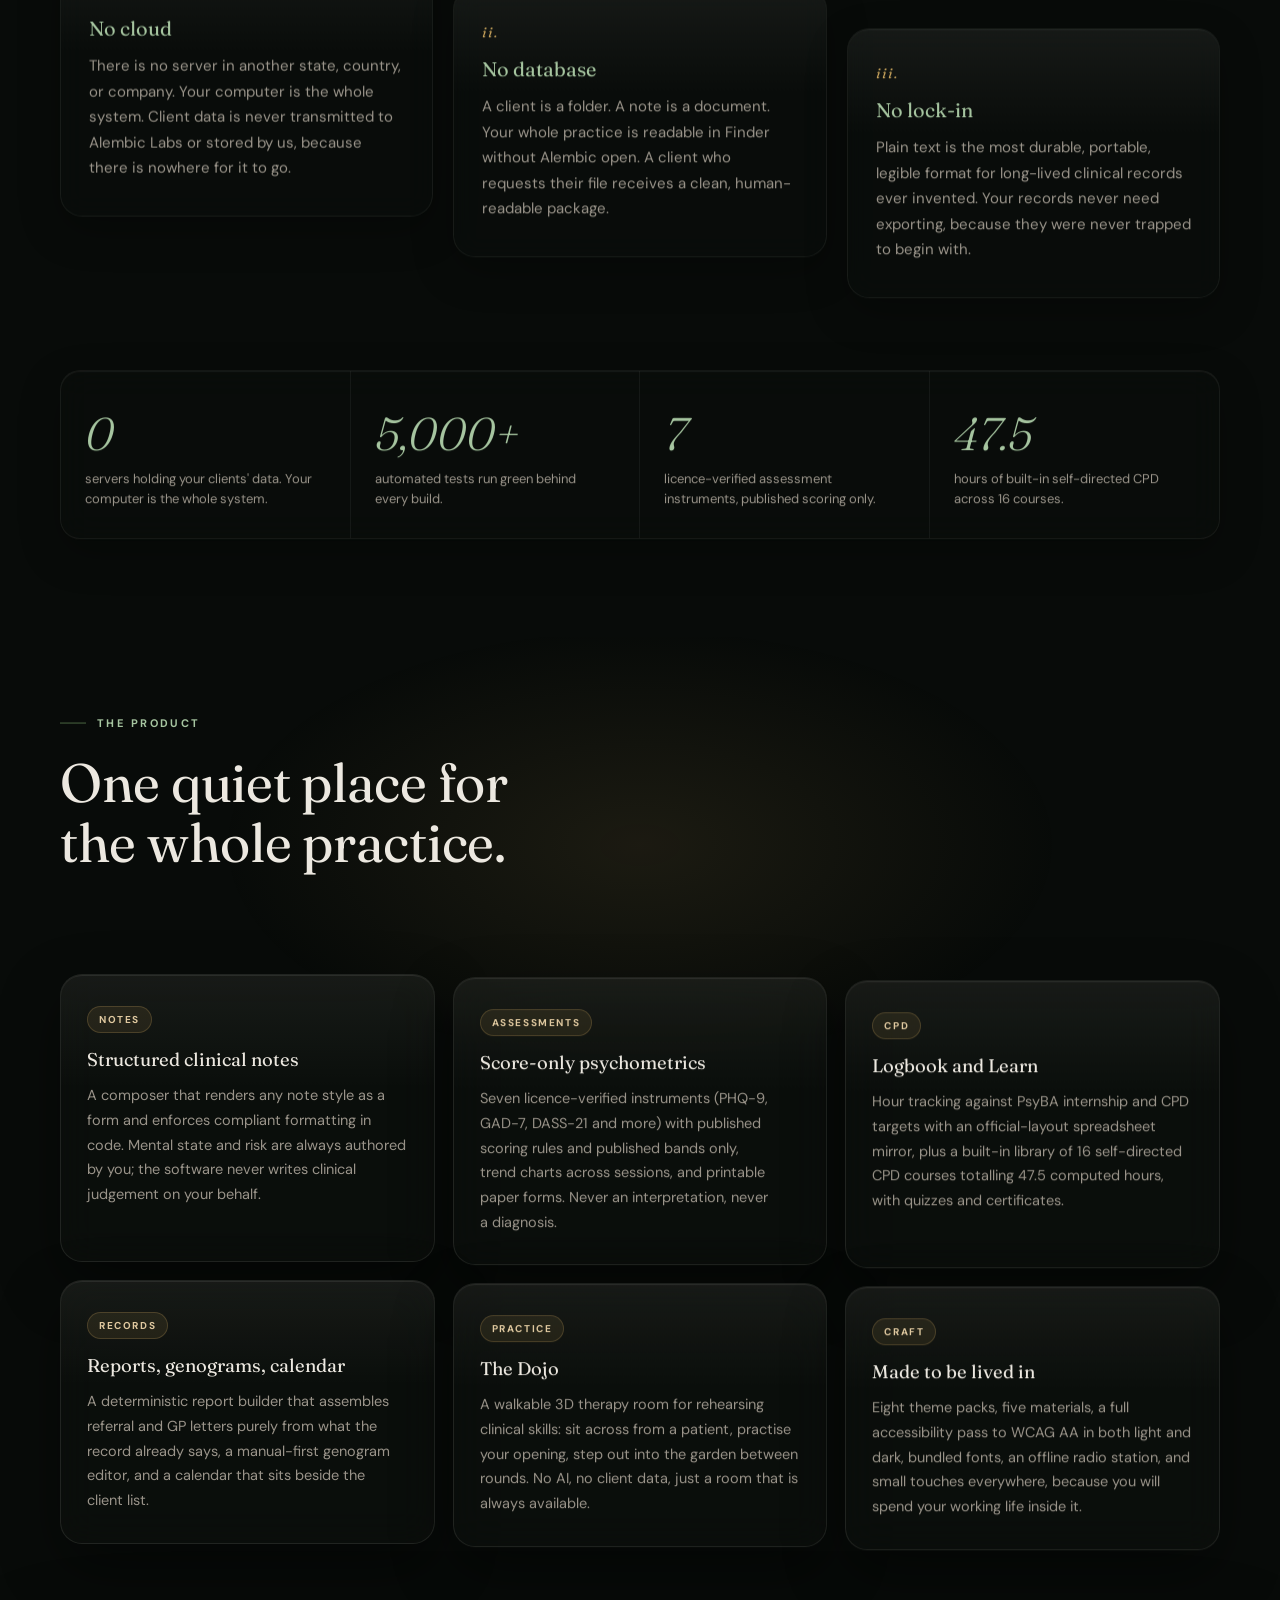
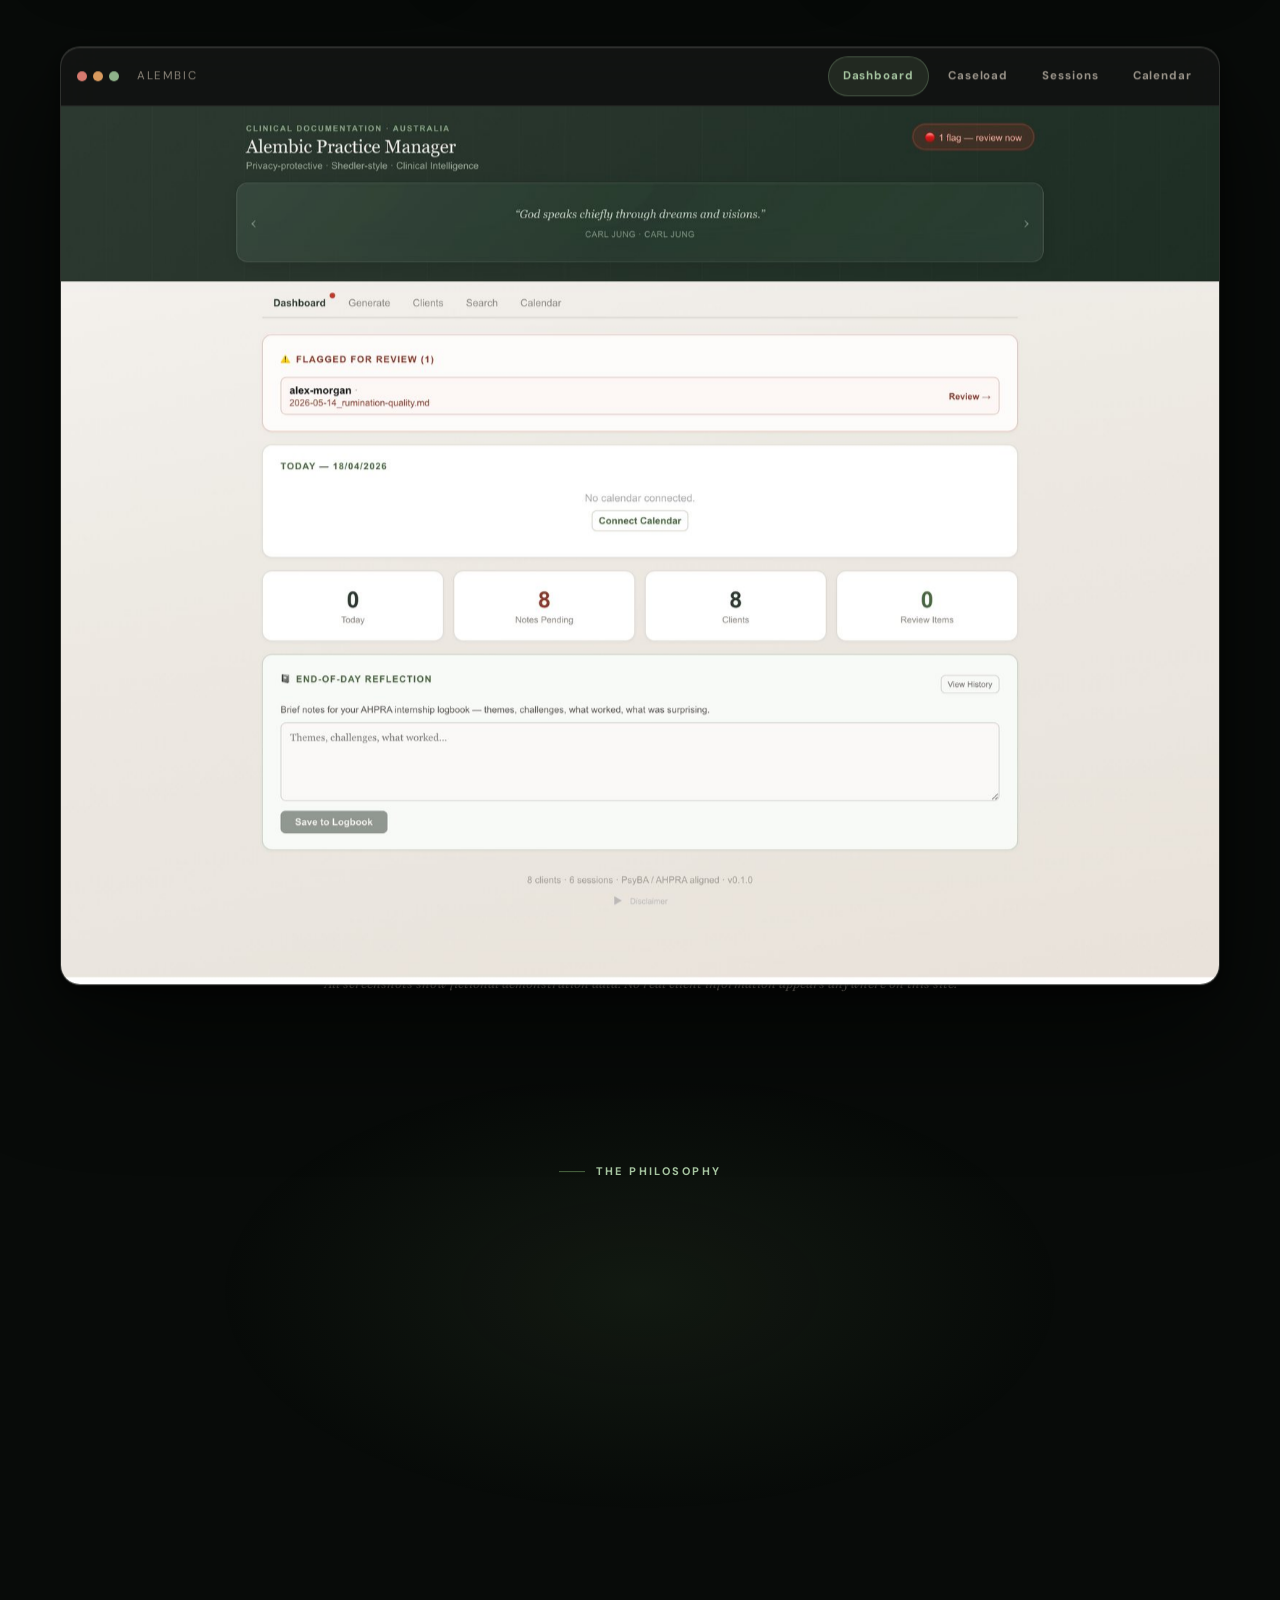
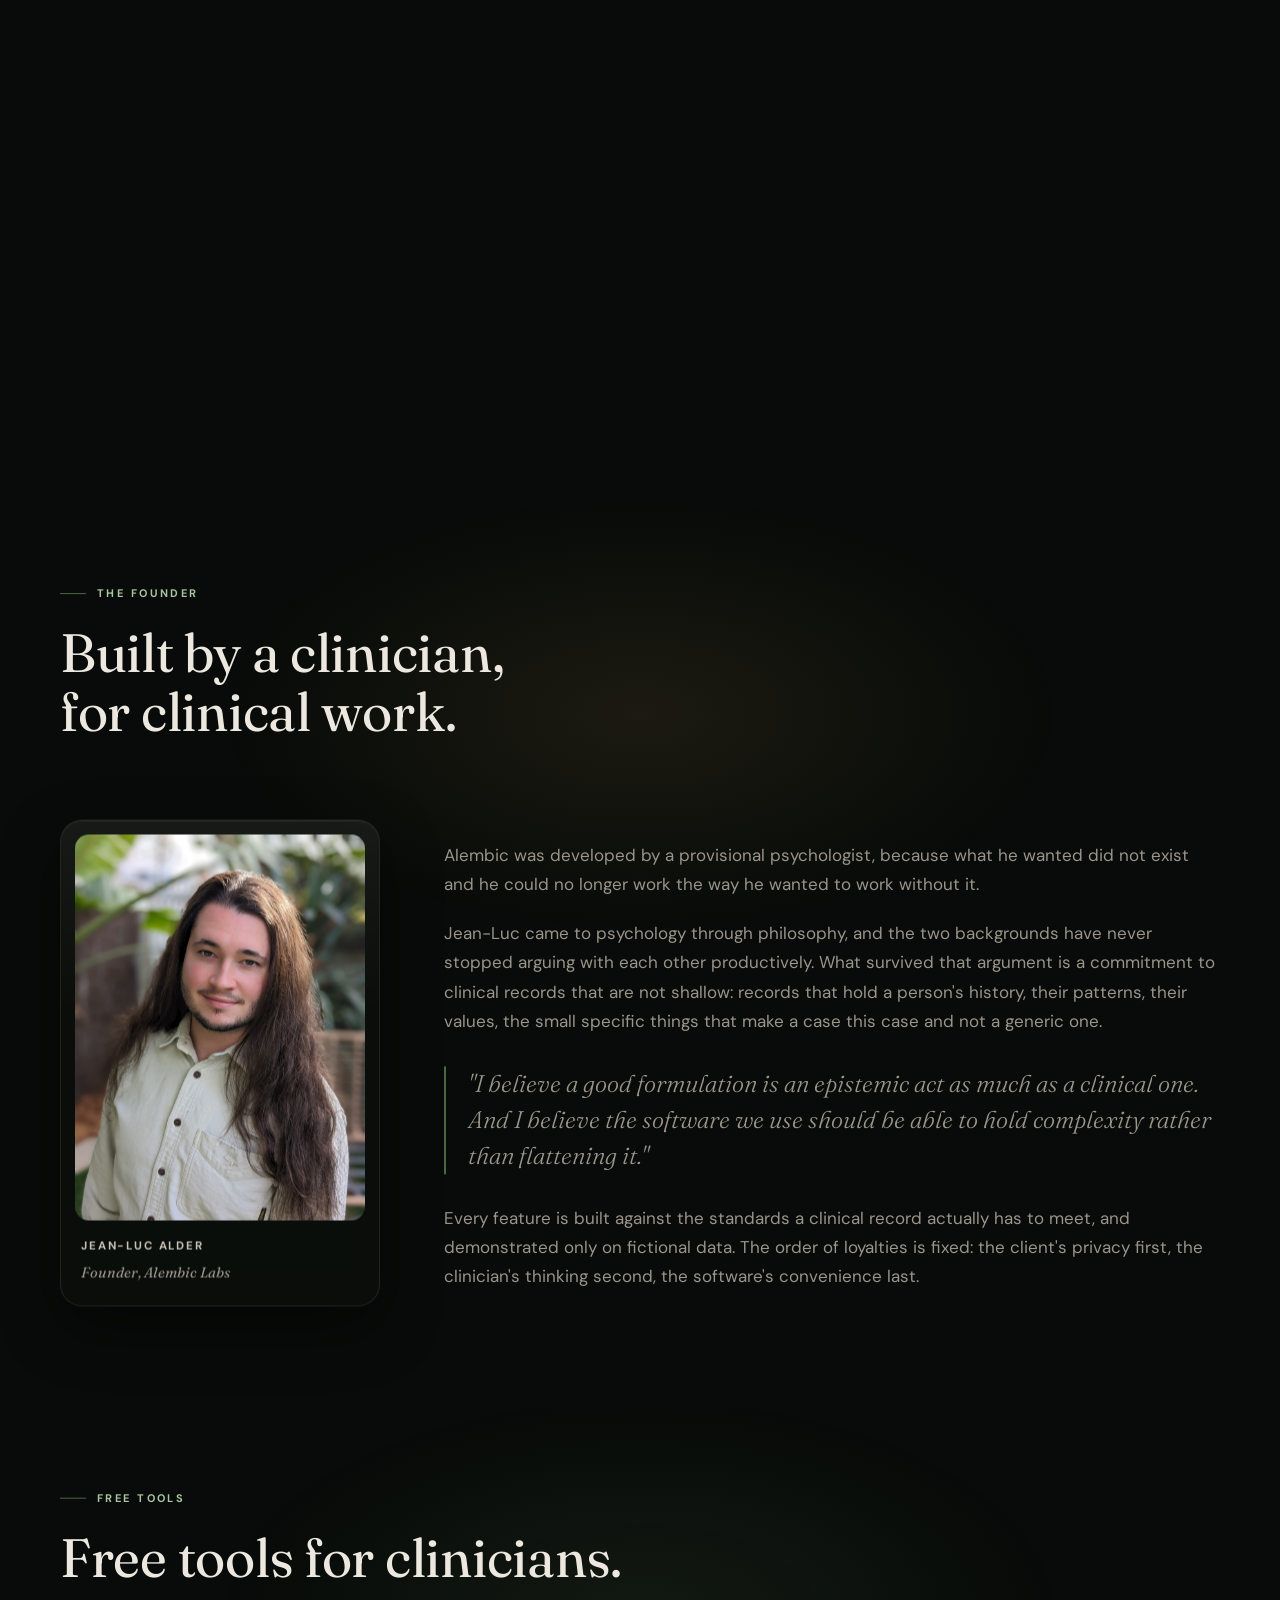
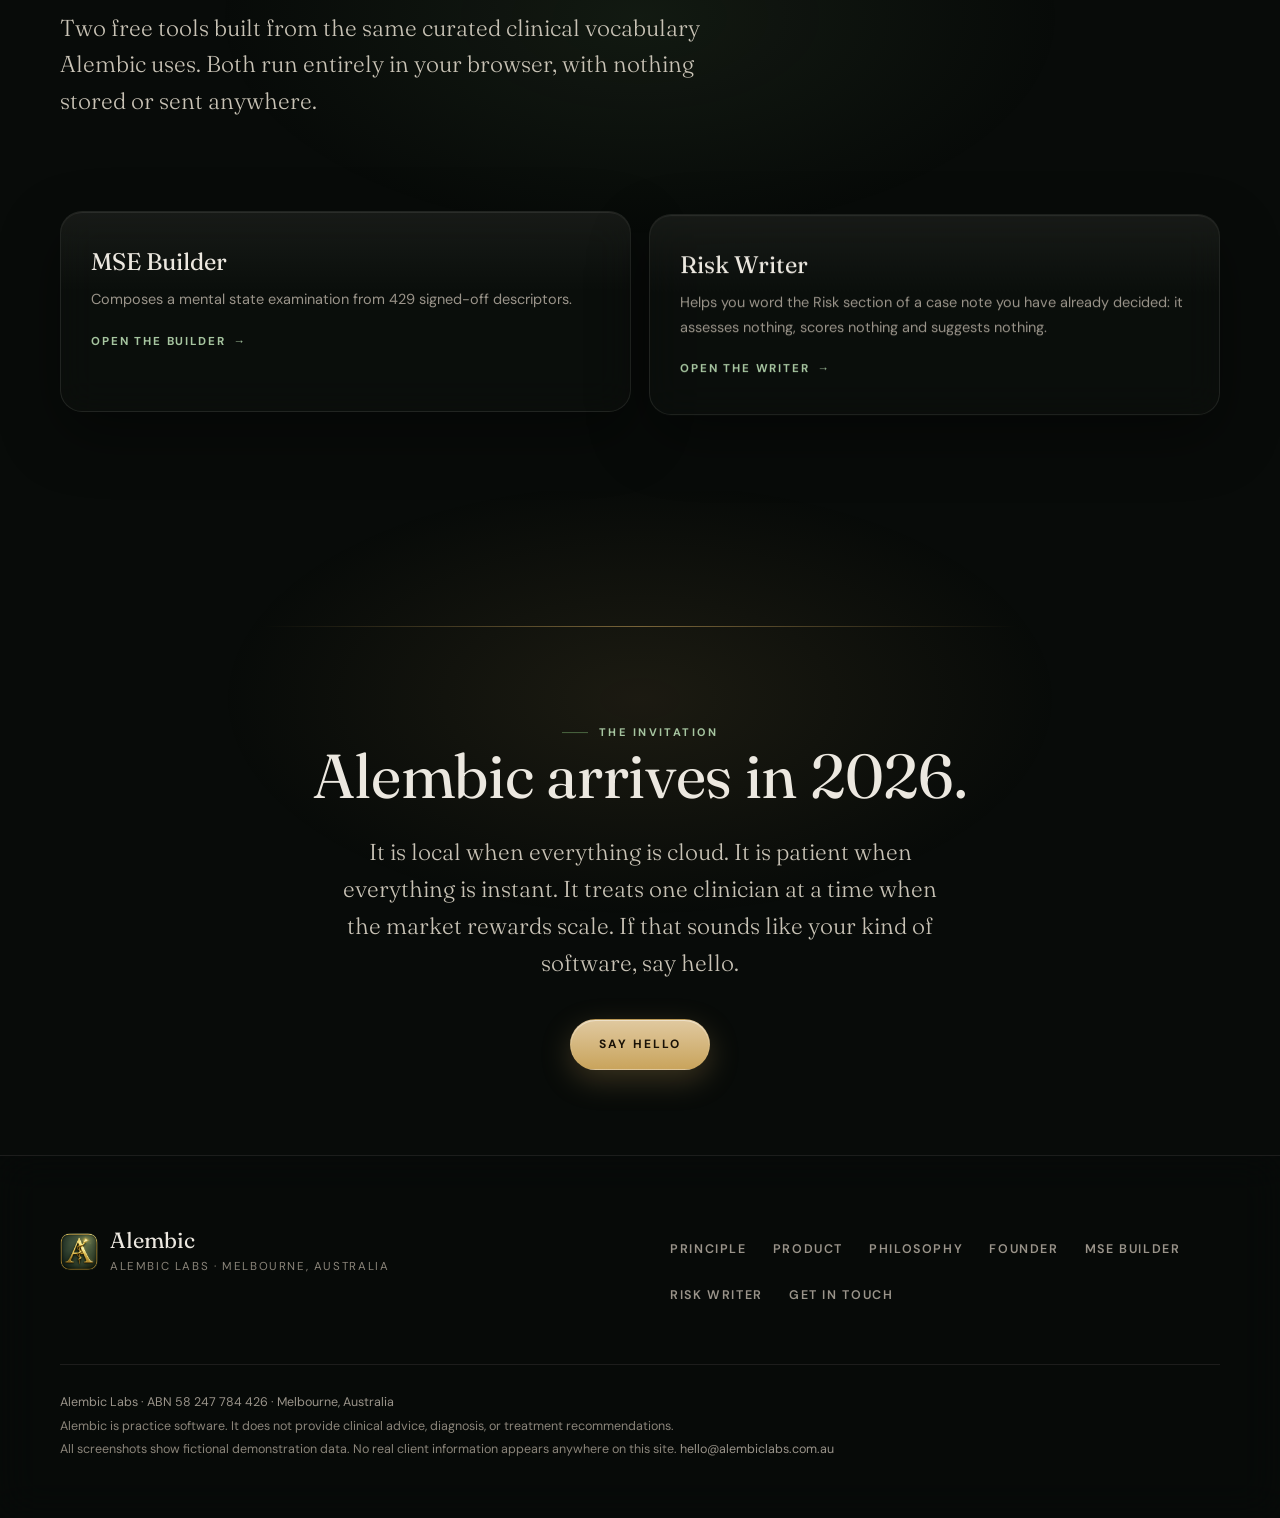
<file: designs/observatory/index.html>
<!doctype html>
<html lang="en-AU">
<head>
<meta charset="utf-8">
<meta name="viewport" content="width=device-width, initial-scale=1, viewport-fit=cover">
<title>Alembic · Practice software that keeps client records on your machine</title>
<meta name="description" content="Alembic is a clinical workspace for Australian psychologists. Every client record lives on your own computer as plain files you can read, move, and keep. No cloud, no database, no vendor holding your data.">
<meta name="theme-color" content="#0b0e0c">
<meta name="color-scheme" content="dark">
<meta property="og:type" content="website">
<meta property="og:title" content="Alembic · A second brain for psychologists">
<meta property="og:description" content="Practice software for Australian psychologists where every client record lives on your own computer. No cloud. No database. Alembic Labs never holds your clients' data.">
<meta property="og:url" content="https://alembiclabs.com.au/">
<meta name="twitter:card" content="summary">
<link rel="icon" href="/assets/favicon-64.png">
<link rel="apple-touch-icon" href="/assets/apple-touch-icon.png">
<link rel="stylesheet" href="/assets/fonts.css">
<style>
/* ============================================================
   THE OBSERVATORY
   A live shader sky as the ground of the page. Typography
   floats at different apparent distances above it.
   ============================================================ */

:root{
  /* ground */
  --void:#080b09; --deep:#0b0e0c; --page:#141715; --page-2:#1a1d1b; --page-3:#21241f;
  /* inks */
  --ink:#ece8e0; --ink-soft:#c9c3b6; --ink-muted:#9a948a; --ink-fine:#8b857a; --ink-faint:#6c665d;
  /* greens */
  --green:#8fb28a; --green-deep:#4a6741; --green-soft:#a6c5a0;
  /* golds */
  --gold:#c9a45c; --gold-soft:#e0c9a0;
  /* type */
  --serif:'Fraunces',Georgia,'Times New Roman',serif;
  --sans:'DM Sans',-apple-system,BlinkMacSystemFont,'Segoe UI',Helvetica,Arial,sans-serif;
  /* motion */
  --ease:cubic-bezier(0.16,1,0.3,1);
  --ease-soft:cubic-bezier(0.22,1,0.36,1);
  /* measure */
  --wide:1160px; --mid:900px; --read:680px;
  --gut:clamp(20px,4vw,40px);
}

*{margin:0;padding:0;box-sizing:border-box}
html{-webkit-text-size-adjust:100%; overflow-x:clip}
body{
  font-family:var(--sans);
  font-size:17px; line-height:1.72;
  color:var(--ink);
  background:var(--void);
  overflow-x:clip;
  -webkit-font-smoothing:antialiased;
  -moz-osx-font-smoothing:grayscale;
  -webkit-tap-highlight-color:transparent;
}
img{max-width:100%; display:block}
::selection{background:rgba(143,178,138,0.32); color:#fff}
:focus-visible{outline:2px solid var(--green-soft); outline-offset:4px; border-radius:6px}

/* ------------------------------------------------------------
   1. THE GROUND: painted composition, live shader, holding veil
   ------------------------------------------------------------ */
/* layout + paint containment only: size containment could make the
   IntersectionObserver see a zero-size box and freeze the sky */
#ground{position:fixed; inset:0; z-index:0; pointer-events:none; contain:layout paint}

/* Painted fallback. This is the whole sky when WebGL is absent
   or when motion is reduced. It has to be beautiful on its own. */
#skyPaint{
  position:absolute; inset:0;
  background:
    radial-gradient(ellipse 60% 44% at 63% 22%, rgba(201,164,92,0.13), transparent 70%),
    radial-gradient(ellipse 44% 38% at 10% 80%, rgba(74,103,65,0.40), transparent 70%),
    radial-gradient(ellipse 88% 56% at 26% 6%,  rgba(74,103,65,0.24), transparent 72%),
    radial-gradient(ellipse 60% 44% at 88% 64%, rgba(143,178,138,0.14), transparent 68%),
    radial-gradient(ellipse 70% 48% at 44% 52%, rgba(74,103,65,0.16), transparent 72%),
    linear-gradient(180deg,#0d100e 0%, #141813 38%, #11150f 68%, #080b09 100%);
}
/* fine grain so the dark gradients never band */
#skyPaint::after{
  content:""; position:absolute; inset:0; opacity:.30;
  background-image:url("data:image/svg+xml;utf8,%3Csvg xmlns='http%3A%2F%2Fwww.w3.org%2F2000%2Fsvg' width='140' height='140'%3E%3Cfilter id='n'%3E%3CfeTurbulence type='fractalNoise' baseFrequency='0.85' numOctaves='3' stitchTiles='stitch'/%3E%3C/filter%3E%3Crect width='140' height='140' filter='url(%23n)' opacity='0.5'/%3E%3C/svg%3E");
  background-size:140px 140px;
  mix-blend-mode:overlay;
}
#sky{position:absolute; inset:0; width:100%; height:100%; display:block; opacity:0; transition:opacity 1.4s linear}
#sky.lit{opacity:1}

/* the veil guarantees text contrast no matter what frame lands */
#veil{
  position:absolute; inset:0;
  background:
    linear-gradient(180deg, rgba(8,11,9,0.50) 0%, rgba(8,11,9,0.04) 18%, rgba(8,11,9,0.04) 76%, rgba(8,11,9,0.58) 100%),
    radial-gradient(ellipse 122% 82% at 50% 46%, rgba(8,11,9,0) 46%, rgba(8,11,9,0.26) 100%);
}

/* ------------------------------------------------------------
   2. SHELL
   ------------------------------------------------------------ */
.skip{
  position:absolute; left:-9999px; top:0; z-index:10000;
  background:var(--green-soft); color:#101410; font-weight:700; font-size:14px;
  padding:14px 22px; border-radius:0 0 12px 0; text-decoration:none;
}
.skip:focus{left:0}
/* the global ring is pale green and would vanish on this pale green chip */
.skip:focus-visible{outline:2px solid #101410; outline-offset:-6px}

header,main,footer{position:relative; z-index:1}

/* ---- the bar ---- */
.bar{position:sticky; top:0; z-index:900; padding:14px var(--gut) 0}
.bar-in{
  max-width:var(--wide); margin:0 auto;
  display:flex; align-items:center; justify-content:space-between; gap:20px;
  padding:9px 10px 9px 14px; border-radius:999px;
  background:rgba(11,14,12,0.52);
  -webkit-backdrop-filter:blur(22px) saturate(150%);
  backdrop-filter:blur(22px) saturate(150%);
  border:1px solid rgba(236,232,224,0.11);
  box-shadow:0 14px 44px rgba(0,0,0,0.44), inset 0 1px 0 rgba(236,232,224,0.10);
}
.brand{display:flex; align-items:center; gap:11px; text-decoration:none; color:var(--ink); min-height:44px}
.brand-mark{width:34px; height:34px; border-radius:9px; flex:none}
.brand-name{font-family:var(--serif); font-size:20px; font-weight:500; letter-spacing:.005em; line-height:1}
.nav{display:flex; align-items:center; gap:2px}
.nav a{
  color:var(--ink-soft); text-decoration:none;
  font-size:13px; font-weight:600; letter-spacing:.01em;
  padding:11px 13px; border-radius:999px; min-height:44px;
  display:inline-flex; align-items:center;
  transition:background .18s ease, color .18s ease;
}
.nav a:hover{background:rgba(236,232,224,0.07); color:var(--ink)}
.nav .sep{width:1px; height:18px; background:rgba(236,232,224,0.14); margin:0 8px; flex:none}
.nav a.key{
  background:rgba(143,178,138,0.13); border:1px solid rgba(143,178,138,0.30);
  color:var(--green-soft); margin-left:6px;
}
.nav a.key:hover{background:rgba(143,178,138,0.22); color:#eef3ec}

.burger{
  display:none; width:44px; height:44px; flex:none; cursor:pointer;
  background:transparent; border:none; border-radius:999px;
  flex-direction:column; align-items:center; justify-content:center; gap:5px;
}
.burger i{display:block; width:19px; height:1.5px; border-radius:2px; background:var(--ink)}
@media(max-width:1000px){
  .nav{display:none}
  .burger{display:flex}
}

/* ---- full screen menu ---- */
.sheet{
  position:fixed; inset:0; z-index:950; display:flex; flex-direction:column; justify-content:center;
  padding:88px var(--gut) 40px; overflow-y:auto;
  background:rgba(8,11,9,0.90);
  -webkit-backdrop-filter:blur(30px) saturate(160%);
  backdrop-filter:blur(30px) saturate(160%);
  opacity:0; visibility:hidden;
}
.sheet.open{opacity:1; visibility:visible}
.sheet nav{display:flex; flex-direction:column; max-width:520px; margin:0 auto; width:100%}
.sheet nav a{
  font-family:var(--serif); font-size:clamp(26px,7vw,34px); font-weight:400; line-height:1.25;
  color:var(--ink); text-decoration:none; padding:16px 2px; min-height:44px;
  border-bottom:1px solid rgba(236,232,224,0.09);
}
.sheet nav a:hover,.sheet nav a:active{color:var(--green-soft)}
.sheet .sheet-foot{
  max-width:520px; margin:34px auto 0; width:100%;
  font-size:11.5px; letter-spacing:.16em; text-transform:uppercase; color:var(--ink-fine);
}
.sheet-close{
  position:absolute; top:20px; right:calc(var(--gut) + 4px);
  width:44px; height:44px; border-radius:999px; cursor:pointer;
  background:rgba(236,232,224,0.07); border:1px solid rgba(236,232,224,0.14);
  color:var(--ink); font-size:20px; line-height:1;
}
body.locked{overflow:hidden}

/* ------------------------------------------------------------
   3. TYPE AT DEPTH
   ------------------------------------------------------------ */
section{padding:clamp(78px,10vh,124px) var(--gut); position:relative}
.wrap{max-width:var(--wide); margin:0 auto}
.mid{max-width:var(--mid); margin:0 auto}
.read{max-width:var(--read)}

h1,h2,h3{font-family:var(--serif); font-weight:400; line-height:1.1; text-wrap:balance}
h2{font-size:clamp(31px,4.8vw,54px); letter-spacing:-0.005em; color:var(--ink)}
h3{font-size:20px; line-height:1.3; color:var(--ink)}

.kicker{
  display:inline-flex; align-items:center; gap:11px;
  font-size:11px; font-weight:700; letter-spacing:.22em; text-transform:uppercase;
  color:var(--green-soft);
}
.kicker::before{content:""; width:26px; height:1px; background:var(--green-deep); flex:none}
.lede{
  font-family:var(--serif); font-weight:300;
  font-size:clamp(18.5px,2.2vw,23px); line-height:1.6; color:var(--ink-soft);
  text-wrap:pretty;
}
p.body,.philo-body p,.hero-sub,.trio p,.grid6 p,.tool p,.rail p{text-wrap:pretty}
p.body{color:var(--ink-muted)}
p.body + p.body{margin-top:20px}
p.body strong{color:var(--ink-soft); font-weight:600}

/* a stratum glow behind each section heading: the sky lighting the type */
.stratum::before{
  content:""; position:absolute; left:50%; top:0; width:min(1200px,100%); height:520px;
  transform:translateX(-50%); pointer-events:none; z-index:-1;
  background:radial-gradient(ellipse 50% 60% at 50% 40%, rgba(74,103,65,0.16), transparent 70%);
}
.stratum.warm::before{background:radial-gradient(ellipse 50% 60% at 50% 40%, rgba(201,164,92,0.10), transparent 70%)}

/* ---- glass ---- */
.pane{
  position:relative; isolation:isolate;
  background:rgba(13,17,14,0.62);
  -webkit-backdrop-filter:blur(18px) saturate(140%);
  backdrop-filter:blur(18px) saturate(140%);
  border:1px solid rgba(236,232,224,0.10);
  border-radius:22px;
  box-shadow:0 22px 60px rgba(0,0,0,0.40), inset 0 1px 0 rgba(236,232,224,0.09);
  --mx:50%; --my:0%;
}
.pane::before{
  content:""; position:absolute; inset:0; border-radius:inherit; pointer-events:none; z-index:-1;
  background:linear-gradient(180deg, rgba(236,232,224,0.06), transparent 40%);
}
/* the pane catching the light */
.pane::after{
  content:""; position:absolute; inset:0; border-radius:inherit; pointer-events:none; z-index:-1;
  background:radial-gradient(circle 240px at var(--mx) var(--my),
    rgba(201,164,92,0.13), rgba(143,178,138,0.06) 42%, transparent 72%);
  opacity:0; transition:opacity .5s var(--ease);
}
.pane.glint::after{opacity:1}

/* ------------------------------------------------------------
   4. HERO
   ------------------------------------------------------------ */
.hero{
  min-height:100vh; min-height:100svh;
  display:flex; flex-direction:column; align-items:center; justify-content:center;
  text-align:center; padding-top:clamp(96px,14vh,190px); padding-bottom:clamp(56px,9vh,110px);
}
.hero-mark{
  width:clamp(72px,10vw,92px); height:auto; border-radius:20px; margin:0 auto;
  box-shadow:0 24px 64px rgba(0,0,0,0.55), 0 0 100px rgba(201,164,92,0.20);
}
.hero .kicker{margin-top:30px; justify-content:center}
.hero .kicker::after{content:""; width:26px; height:1px; background:var(--green-deep); flex:none}
h1{margin:22px 0 0; display:block}
.h1-word{
  display:block;
  font-size:clamp(56px,14vw,138px); letter-spacing:-0.015em; line-height:0.98;
  color:var(--ink);
  text-shadow:0 8px 60px rgba(0,0,0,0.5);
}
.h1-word .stop{color:var(--gold)}
.h1-tag{
  display:block; margin-top:clamp(14px,2vw,20px);
  font-family:var(--serif); font-style:italic; font-weight:300;
  font-size:clamp(19px,3.1vw,32px); line-height:1.3; color:var(--ink-soft);
  letter-spacing:.005em;
}
.hero-sub{
  position:relative; isolation:isolate; max-width:700px; margin:clamp(22px,3.4vw,34px) auto 0;
  font-size:16.5px; line-height:1.72; color:var(--ink-muted);
  padding:20px clamp(14px,3vw,36px);
}
/* the scrim bleeds past the text so its fade finishes off the words */
.hero-sub::before{
  /* horizontal bleed is a percentage of the element, so it can never grow
     past the page gutter at any viewport width */
  content:""; position:absolute; inset:-30px -3%; z-index:-1; pointer-events:none;
  background:radial-gradient(ellipse 58% 52% at 50% 50%,
    rgba(9,12,10,0.84) 0%, rgba(9,12,10,0.70) 44%, rgba(9,12,10,0.24) 76%, rgba(9,12,10,0) 100%);
}
.hero-sub strong{color:var(--ink-soft); font-weight:600}
.cta-row{display:flex; gap:12px; justify-content:center; flex-wrap:wrap; margin-top:clamp(28px,4vw,38px)}
.btn{
  display:inline-flex; align-items:center; justify-content:center; gap:9px;
  min-height:50px; padding:14px 28px; border-radius:999px;
  font-size:12px; font-weight:700; letter-spacing:.17em; text-transform:uppercase;
  text-decoration:none; cursor:pointer; border:1px solid transparent;
  transition:transform .25s var(--ease), background .25s ease, box-shadow .25s ease, border-color .25s ease;
}
.btn.solid{
  background:linear-gradient(180deg, var(--green-soft), var(--green));
  color:#10160e; box-shadow:0 10px 30px rgba(143,178,138,0.28), inset 0 1px 0 rgba(255,255,255,0.45);
}
.btn.solid:hover{transform:translateY(-2px); box-shadow:0 16px 40px rgba(143,178,138,0.38)}
.btn.ghost{
  background:rgba(236,232,224,0.06); color:var(--ink);
  border-color:rgba(236,232,224,0.20);
  -webkit-backdrop-filter:blur(14px); backdrop-filter:blur(14px);
}
.btn.ghost:hover{transform:translateY(-2px); background:rgba(236,232,224,0.12); border-color:rgba(236,232,224,0.32)}
.btn.gold{
  background:linear-gradient(180deg, var(--gold-soft), var(--gold));
  color:#191207; box-shadow:0 10px 30px rgba(201,164,92,0.26), inset 0 1px 0 rgba(255,255,255,0.45);
}
.btn.gold:hover{transform:translateY(-2px); box-shadow:0 16px 40px rgba(201,164,92,0.36)}

.cue{margin-top:clamp(46px,7vh,78px); display:flex; flex-direction:column; align-items:center; gap:12px;
  transition:opacity .5s var(--ease), visibility 0s linear .5s}
/* once a reader has scrolled they do not need to be told to; it never returns */
.cue.gone{opacity:0; visibility:hidden; pointer-events:none}
.cue.gone,.cue.gone *{animation:none !important}
.cue-line{width:1px; height:52px; background:linear-gradient(180deg, rgba(143,178,138,0.75), transparent); transform-origin:top}
.cue-text{font-size:11px; letter-spacing:.22em; text-transform:uppercase; color:var(--ink-muted)}

/* ------------------------------------------------------------
   5. PRINCIPLE
   ------------------------------------------------------------ */
.head-block{max-width:760px}
.head-block h2{margin:20px 0 22px}
.head-block .lede{max-width:660px}

.trio{display:grid; grid-template-columns:repeat(3,1fr); gap:20px; margin-top:clamp(48px,7vw,76px); align-items:start}
.trio .pane{padding:32px 28px 34px}
.trio .num{
  font-family:var(--serif); font-style:italic; font-size:14px; letter-spacing:.14em;
  color:var(--gold); display:block; margin-bottom:12px;
}
.trio h3{color:var(--green-soft); margin-bottom:12px}
.trio p{font-size:15px; line-height:1.7; color:var(--ink-muted)}
@media(min-width:901px){
  /* the stair: three panes at three distances */
  .trio > *:nth-child(2){margin-top:38px}
  .trio > *:nth-child(3){margin-top:76px}
}
@media(max-width:900px){.trio{grid-template-columns:1fr; gap:16px}}

/* stats rail: a far, thin band of light */
.rail{
  margin-top:clamp(52px,8vw,88px);
  display:grid; grid-template-columns:repeat(4,1fr);
  border-radius:20px; overflow:hidden;
  background:rgba(13,16,14,0.50);
  -webkit-backdrop-filter:blur(16px) saturate(135%);
  backdrop-filter:blur(16px) saturate(135%);
  border:1px solid rgba(236,232,224,0.09);
  box-shadow:0 20px 56px rgba(0,0,0,0.36), inset 0 1px 0 rgba(236,232,224,0.07);
}
.rail > div{padding:28px 24px; border-right:1px solid rgba(236,232,224,0.07)}
.rail > div:last-child{border-right:none}
.rail .fig{
  font-family:var(--serif); font-weight:300; font-style:italic; font-size:clamp(34px,4.2vw,46px);
  line-height:1; color:var(--green-soft);
}
.rail p{font-size:13px; line-height:1.6; color:var(--ink-muted); margin-top:12px}
@media(max-width:900px){
  .rail{grid-template-columns:repeat(2,1fr)}
  .rail > div:nth-child(2n){border-right:none}
  .rail > div:nth-child(-n+2){border-bottom:1px solid rgba(236,232,224,0.07)}
}
@media(max-width:420px){.rail > div{padding:22px 18px}}

/* ------------------------------------------------------------
   6. PRODUCT
   ------------------------------------------------------------ */
.grid6{display:grid; grid-template-columns:repeat(3,1fr); gap:18px; margin-top:clamp(44px,6vw,68px)}
.grid6 .pane{padding:28px 26px 30px}
.chip{
  display:inline-block; font-size:10px; font-weight:700; letter-spacing:.16em; text-transform:uppercase;
  color:var(--gold-soft); background:rgba(201,164,92,0.10);
  border:1px solid rgba(201,164,92,0.24); padding:4px 11px; border-radius:999px; margin-bottom:15px;
}
.grid6 h3{font-size:18.5px; margin-bottom:11px}
.grid6 p{font-size:14.5px; line-height:1.7; color:var(--ink-muted)}
@media(max-width:1000px){.grid6{grid-template-columns:repeat(2,1fr)}}
@media(max-width:660px){.grid6{grid-template-columns:1fr}}

/* screenshot: the nearest object on the page */
.viewer{
  margin-top:clamp(52px,8vw,82px);
  border-radius:20px; overflow:hidden;
  border:1px solid rgba(236,232,224,0.13);
  background:rgba(11,14,12,0.62);
  -webkit-backdrop-filter:blur(18px); backdrop-filter:blur(18px);
  box-shadow:0 44px 110px rgba(0,0,0,0.62), 0 4px 14px rgba(0,0,0,0.4), inset 0 1px 0 rgba(236,232,224,0.10);
}
.viewer-bar{
  display:flex; align-items:center; gap:8px; padding:9px 12px;
  border-bottom:1px solid rgba(236,232,224,0.09);
  background:rgba(236,232,224,0.04); flex-wrap:wrap;
}
.dots{display:flex; gap:6px; padding:0 4px}
.dots i{width:10px; height:10px; border-radius:50%; display:block}
.dots i:nth-child(1){background:#d67a6f}
.dots i:nth-child(2){background:#d89a5e}
.dots i:nth-child(3){background:#8fb28a}
.viewer-bar .vname{font-size:11.5px; letter-spacing:.14em; text-transform:uppercase; color:var(--ink-fine); margin-left:6px}
.tabs{display:flex; gap:4px; margin-left:auto; flex-wrap:wrap}
.tabs button{
  font-family:var(--sans); font-size:11.5px; font-weight:700; letter-spacing:.08em;
  color:var(--ink-muted); background:transparent; border:1px solid transparent;
  border-radius:999px; padding:9px 14px; min-height:40px; cursor:pointer;
  transition:background .18s ease, color .18s ease, border-color .18s ease;
}
.tabs button:hover{color:var(--ink)}
.tabs button[aria-pressed="true"]{
  background:rgba(143,178,138,0.14); border-color:rgba(143,178,138,0.30); color:var(--green-soft);
}
.viewer img{width:100%; height:auto; display:block}
.shot-note{
  margin-top:18px; font-size:13px; line-height:1.7; color:var(--ink-muted);
  font-family:var(--serif); font-style:italic; text-align:center;
}
@media(max-width:560px){
  .viewer-bar .vname{display:none}
  .tabs{margin-left:0; width:100%}
  .tabs button{flex:1 1 auto; min-height:44px; padding:10px 8px}
}

/* ------------------------------------------------------------
   7. PHILOSOPHY
   ------------------------------------------------------------ */
.philo{max-width:var(--mid); margin:0 auto}
.philo-body{
  margin-top:clamp(34px,5vw,52px);
  padding:clamp(28px,4.5vw,48px);
  border-radius:24px;
  background:linear-gradient(180deg, rgba(14,18,15,0.62), rgba(11,14,12,0.50));
  -webkit-backdrop-filter:blur(16px) saturate(135%);
  backdrop-filter:blur(16px) saturate(135%);
  border:1px solid rgba(236,232,224,0.08);
  box-shadow:0 26px 70px rgba(0,0,0,0.38), inset 0 1px 0 rgba(236,232,224,0.07);
}
.philo-body p{font-size:17px; line-height:1.8; color:var(--ink-muted)}
.philo-body p + p{margin-top:22px}
.dropcap::first-letter{
  font-family:var(--serif); font-style:italic; font-weight:300; font-size:4.6em;
  float:left; line-height:.8; padding:6px 14px 0 0; color:var(--green);
}
.quote{
  margin:clamp(52px,8vw,82px) auto 0; max-width:820px; text-align:center; position:relative;
}
.quote blockquote{
  font-family:var(--serif); font-weight:300; font-style:italic;
  font-size:clamp(21px,3.4vw,34px); line-height:1.44; color:var(--ink);
  text-wrap:balance;
}
.quote .qmark{
  display:block; font-family:var(--serif); font-size:64px; line-height:.6;
  color:var(--gold); opacity:.5; margin-bottom:18px;
}

/* ------------------------------------------------------------
   8. FOUNDER
   ------------------------------------------------------------ */
.founder{display:grid; grid-template-columns:320px 1fr; gap:clamp(32px,5vw,64px); align-items:start; margin-top:clamp(44px,6vw,68px)}
.portrait{padding:14px; border-radius:22px}
.portrait img{width:100%; height:auto; border-radius:14px}
.portrait figcaption{padding:16px 6px 6px}
.portrait .pname{font-size:11.5px; font-weight:700; letter-spacing:.16em; text-transform:uppercase; color:var(--ink-soft)}
.portrait .prole{font-family:var(--serif); font-style:italic; font-size:14.5px; color:var(--ink-muted); margin-top:4px}
.founder-text p{color:var(--ink-muted)}
.founder-text p + p{margin-top:20px}
.pull{
  font-family:var(--serif); font-weight:300; font-style:italic;
  font-size:clamp(19px,2.4vw,24px); line-height:1.5; color:var(--ink-soft);
  border-left:2px solid var(--green-deep); padding-left:22px; margin:30px 0 !important;
}
@media(max-width:880px){
  .founder{grid-template-columns:1fr}
  .portrait{max-width:340px}
}

/* ------------------------------------------------------------
   9. FREE TOOLS
   ------------------------------------------------------------ */
.tools{display:grid; grid-template-columns:1fr 1fr; gap:18px; margin-top:clamp(40px,6vw,60px)}
.tool{
  display:block; text-decoration:none; color:inherit;
  padding:34px 30px 32px;
  transition:scale .35s var(--ease), border-color .3s ease, box-shadow .35s ease;
}
.tool:hover,.tool:focus-visible{scale:1.012; border-color:rgba(236,232,224,0.22);
  box-shadow:0 32px 80px rgba(0,0,0,0.48), inset 0 1px 0 rgba(236,232,224,0.14)}
.tool h3{font-size:24px; color:var(--ink); margin-bottom:10px}
.tool p{font-size:14.5px; color:var(--ink-muted); line-height:1.7}
.tool .go{
  display:inline-flex; align-items:center; gap:8px; margin-top:20px;
  font-size:11.5px; font-weight:700; letter-spacing:.16em; text-transform:uppercase; color:var(--green-soft);
}
.tool .go .arrow{transition:transform .3s var(--ease)}
.tool:hover .go .arrow{transform:translateX(5px)}
@media(max-width:760px){.tools{grid-template-columns:1fr}}

/* ------------------------------------------------------------
   10. CLOSING + FOOTER
   ------------------------------------------------------------ */
.closing{text-align:center; padding-top:clamp(100px,15vh,170px); padding-bottom:clamp(80px,11vh,130px)}
.horizon{
  width:min(760px,100%); height:1px; margin:0 auto clamp(46px,7vw,72px);
  background:linear-gradient(90deg, transparent, rgba(201,164,92,0.55), transparent);
}
.closing h2{font-size:clamp(34px,6vw,62px); margin-bottom:24px}
.closing .lede{max-width:610px; margin:0 auto 36px}

footer{
  border-top:1px solid rgba(236,232,224,0.09);
  background:rgba(8,11,9,0.72);
  -webkit-backdrop-filter:blur(20px); backdrop-filter:blur(20px);
  padding:clamp(52px,7vw,72px) var(--gut) clamp(40px,6vw,56px);
}
.foot-in{max-width:var(--wide); margin:0 auto}
.foot-top{display:flex; align-items:flex-start; justify-content:space-between; gap:32px; flex-wrap:wrap}
.foot-brand{display:flex; align-items:center; gap:12px}
.foot-brand img{width:38px; height:38px; border-radius:10px}
.foot-word{font-family:var(--serif); font-size:22px; line-height:1.1; color:var(--ink)}
.foot-sub{font-size:11.5px; letter-spacing:.14em; text-transform:uppercase; color:var(--ink-fine); margin-top:5px}
.foot-nav{display:flex; flex-wrap:wrap; gap:2px 6px; max-width:560px}
.foot-nav a{
  color:var(--ink-muted); text-decoration:none; font-size:12.5px; font-weight:600;
  letter-spacing:.13em; text-transform:uppercase;
  min-height:44px; display:inline-flex; align-items:center; padding:0 10px; border-radius:8px;
  transition:color .18s ease, background .18s ease;
}
.foot-nav a:hover{color:var(--ink); background:rgba(236,232,224,0.06)}
.foot-rule{height:1px; background:rgba(236,232,224,0.09); margin:clamp(34px,5vw,46px) 0 26px}
.foot-legal{font-size:12.5px; line-height:1.9; color:var(--ink-fine)}
.foot-legal .abn{color:var(--ink-muted)}
.foot-legal a{color:var(--ink-muted); text-decoration:none}
.foot-legal a:hover{color:var(--ink)}

/* ------------------------------------------------------------
   11. MOTION (only when the reader has not asked for less)
   ------------------------------------------------------------ */
@media (prefers-reduced-motion: no-preference){
  html{scroll-behavior:smooth}

  /* Depth rides the individual `translate` property, so it composes with the
     entry animation's `transform` instead of competing with it. */
  .par{translate:0 var(--py,0px); will-change:translate}

  /* entry */
  .js .rise{
    opacity:0; transform:translate3d(0,26px,0);
    /* legible in about 400ms; the vastness comes from the sky, not from waiting */
    transition:opacity .3s var(--ease), transform .55s var(--ease), filter .3s var(--ease);
    transition-delay:calc(min(var(--i,0),3) * 40ms);
  }
  .js .rise.deep{filter:blur(7px)}
  .js .rise.in{opacity:1; transform:none; filter:none}

  .sheet{transition:opacity .38s var(--ease), visibility .38s}
  .sheet nav a{opacity:0; transform:translateY(12px)}
  .sheet.open nav a{opacity:1; transform:none;
    transition:opacity .34s ease var(--d,0s), transform .42s var(--ease) var(--d,0s), color .18s ease}

  /* hero entry, staged like a slow exposure */
  .hero .hero-mark{animation:lift .70s var(--ease) both}
  .hero .kicker{animation:lift .55s var(--ease) .10s both}
  .hero .h1-word{animation:lift .70s var(--ease) .16s both}
  .hero .h1-tag{animation:lift .60s var(--ease) .26s both}
  .hero .hero-sub{animation:lift .55s var(--ease) .34s both}
  .hero .cta-row{animation:lift .55s var(--ease) .44s both}
  .hero .cue{animation:fade .90s ease .62s both}
  @keyframes lift{from{opacity:0; transform:translate3d(0,26px,0)} to{opacity:1; transform:translate3d(0,0,0)}}
  @keyframes fade{from{opacity:0} to{opacity:1}}

  .cue-line{animation:cue 3.4s var(--ease-soft) infinite}
  @keyframes cue{
    0%{transform:scaleY(0); opacity:0}
    18%{opacity:1}
    58%{transform:scaleY(1); opacity:1}
    100%{transform:scaleY(1); opacity:0}
  }
}

@media (prefers-reduced-motion: reduce){
  /* the shader never starts; the painted sky is the whole composition */
  #sky{display:none !important}
  html{scroll-behavior:auto}
  .par{translate:none !important}
  *,*::before,*::after{animation:none !important; transition:none !important}
}

/* ------------------------------------------------------------
   11b. DEPTH GRADING
   Three tiers, graded in chrome as well as in parallax rate, so the
   receding stair still reads once every reveal has finished and the
   page is standing still.
   ------------------------------------------------------------ */
@media(min-width:901px){
  /* FAR: the principle stratum sits deepest in the sky. */
  .pane.far{
    background:rgba(13,17,14,0.46);
    border-color:rgba(236,232,224,0.065);
    box-shadow:0 14px 40px rgba(0,0,0,0.28), inset 0 1px 0 rgba(236,232,224,0.06);
    -webkit-backdrop-filter:blur(13px) saturate(122%);
    backdrop-filter:blur(13px) saturate(122%);
  }
  .rail.far{
    background:rgba(13,16,14,0.40);
    border-color:rgba(236,232,224,0.065);
    box-shadow:0 14px 40px rgba(0,0,0,0.26), inset 0 1px 0 rgba(236,232,224,0.05);
  }
  .rail.far > div{border-right-color:rgba(236,232,224,0.055)}
  /* NEAR: the viewer and the pull quote come forward onto the glass. */
  .pane.near,.viewer.near{
    background:rgba(9,12,10,0.74);
    border-color:rgba(236,232,224,0.17);
    box-shadow:0 48px 120px rgba(0,0,0,0.66), 0 6px 18px rgba(0,0,0,0.42),
      inset 0 1px 0 rgba(236,232,224,0.14);
    -webkit-backdrop-filter:blur(22px) saturate(150%);
    backdrop-filter:blur(22px) saturate(150%);
  }
  .quote.near blockquote{text-shadow:0 12px 44px rgba(0,0,0,0.55)}
}

/* ------------------------------------------------------------
   12. NARROW
   ------------------------------------------------------------ */
/* On a phone the sky behind a panel is a smooth gradient, so a live
   backdrop blur buys nothing and costs a re-blur every shader frame.
   Flat translucency reads the same and keeps the frame budget free. */
@media(max-width:900px){
  .pane,.rail,.philo-body,.viewer,footer{
    -webkit-backdrop-filter:none !important; backdrop-filter:none !important;
    background:rgba(12,16,13,0.82);
  }
  .viewer{background:rgba(10,13,11,0.88)}
  footer{background:rgba(7,10,8,0.94)}
  /* depth is a wide-screen delight; a phone gets the flat, fast composition */
  .par{translate:none !important; will-change:auto}
}
@media(max-width:600px){
  body{font-size:16.5px}
  .hero .kicker::before,.hero .kicker::after{display:none}
  .kicker,.cue-text{font-size:10px; letter-spacing:.17em}
  .hero-mark{width:66px}
  .hero .kicker{margin-top:24px}
  .hero-sub{padding:18px 6px}
  section{padding-left:20px; padding-right:20px}
  .bar{padding-left:16px; padding-right:16px}
  .philo-body p{font-size:16px}
  .dropcap::first-letter{font-size:3.6em; padding-right:11px}
  .hero-sub{font-size:16px}
}
@media(max-width:380px){
  .bar-in{padding:8px 8px 8px 12px}
  .brand-name{font-size:18px}
  .brand-mark{width:30px; height:30px}
}
.vh{
  position:absolute; width:1px; height:1px; overflow:hidden;
  clip:rect(0 0 0 0); clip-path:inset(50%); white-space:nowrap;
}
</style>
<script>document.documentElement.classList.add('js')</script>
</head>
<body>

<a class="skip" href="#main">Skip to content</a>

<div id="ground" aria-hidden="true">
  <div id="skyPaint"></div>
  <canvas id="sky"></canvas>
  <div id="veil"></div>
</div>

<header class="bar">
  <div class="bar-in">
    <a class="brand" href="#top" aria-label="Alembic, home">
      <img class="brand-mark" src="/assets/alembic-mark-256.png" alt="" width="34" height="34">
      <span class="brand-name">Alembic</span>
    </a>
    <nav class="nav" aria-label="Main">
      <a href="#principle">Principle</a>
      <a href="#product">Product</a>
      <a href="#philosophy">Philosophy</a>
      <a href="#founder">Founder</a>
      <span class="sep" aria-hidden="true"></span>
      <a href="/mse/">MSE Builder</a>
      <a href="/risk/">Risk Writer</a>
      <a class="key" href="#contact">Get in touch</a>
    </nav>
    <button class="burger" id="burger" type="button" aria-label="Open menu" aria-expanded="false" aria-controls="sheet">
      <i></i><i></i><i></i>
    </button>
  </div>
</header>

<div class="sheet" id="sheet" role="dialog" aria-modal="true" aria-label="Site menu">
  <button class="sheet-close" id="sheetClose" type="button" aria-label="Close menu">&#215;</button>
  <nav aria-label="Menu">
    <a href="#principle" style="--d:.04s">Principle</a>
    <a href="#product" style="--d:.08s">Product</a>
    <a href="#philosophy" style="--d:.12s">Philosophy</a>
    <a href="#founder" style="--d:.16s">Founder</a>
    <a href="/mse/" style="--d:.20s">MSE Builder</a>
    <a href="/risk/" style="--d:.24s">Risk Writer</a>
    <a href="#contact" style="--d:.28s">Get in touch</a>
  </nav>
  <p class="sheet-foot">Alembic Labs &#183; Melbourne, Australia</p>
</div>

<main id="main">
<span id="top"></span>

<!-- ============ HERO ============ -->
<section class="hero">
  <img class="hero-mark par" data-depth="0.5" src="/assets/alembic-mark-256.png" width="92" height="92"
       alt="The Alembic mark: a gold A entwined with a Rod of Asclepius on forest green">
  <p class="kicker par" data-depth="0.34">Alembic Labs &#183; Melbourne, Australia</p>
  <h1 class="par" data-depth="0.22">
    <span class="h1-word">Alembic<span class="stop">.</span></span>
    <span class="h1-tag">A second brain for psychologists.</span>
  </h1>
  <p class="hero-sub par" data-depth="-0.14">
    A clinical workspace for Australian psychologists where <strong>every client record lives on your own computer</strong>, as plain files you can read, move, and keep. No cloud. No database. Alembic Labs never holds your clients' data.
  </p>
  <div class="cta-row par" data-depth="-0.2">
    <a class="btn solid" href="#product">See what it holds</a>
    <a class="btn ghost" href="#philosophy">Why it exists</a>
  </div>
  <div class="cue">
    <span class="cue-line" aria-hidden="true"></span>
    <span class="cue-text">Scroll</span>
  </div>
</section>

<!-- ============ PRINCIPLE ============ -->
<section id="principle" class="stratum">
  <div class="wrap">
    <div class="head-block par" data-depth="0.3">
      <p class="kicker rise">The principle</p>
      <h2 class="rise deep" style="--i:1">Your practice, on your machine, in plain text.</h2>
      <p class="lede rise" style="--i:2">Everything you write in Alembic is a file in a folder on your own computer. The app is a reader and dashboard over that folder. If you stopped using Alembic tomorrow, your records would still be sitting there, legible, portable, and yours.</p>
    </div>

    <div class="trio">
      <article class="pane far rise par" data-depth="-0.04" style="--i:0">
        <span class="num">i.</span>
        <h3>No cloud</h3>
        <p>There is no server in another state, country, or company. Your computer is the whole system. Client data is never transmitted to Alembic Labs or stored by us, because there is nowhere for it to go.</p>
      </article>
      <article class="pane far rise par" data-depth="-0.08" style="--i:1">
        <span class="num">ii.</span>
        <h3>No database</h3>
        <p>A client is a folder. A note is a document. Your whole practice is readable in Finder without Alembic open. A client who requests their file receives a clean, human-readable package.</p>
      </article>
      <article class="pane far rise par" data-depth="-0.12" style="--i:2">
        <span class="num">iii.</span>
        <h3>No lock-in</h3>
        <p>Plain text is the most durable, portable, legible format for long-lived clinical records ever invented. Your records never need exporting, because they were never trapped to begin with.</p>
      </article>
    </div>

    <div class="rail far rise par" data-depth="0.10">
      <div>
        <p class="fig">0</p>
        <p>servers holding your clients' data. Your computer is the whole system.</p>
      </div>
      <div>
        <p class="fig">5,000+</p>
        <p>automated tests run green behind every build.</p>
      </div>
      <div>
        <p class="fig">7</p>
        <p>licence-verified assessment instruments, published scoring only.</p>
      </div>
      <div>
        <p class="fig">47.5</p>
        <p>hours of built-in self-directed CPD across 16 courses.</p>
      </div>
    </div>
  </div>
</section>

<!-- ============ PRODUCT ============ -->
<section id="product" class="stratum warm">
  <div class="wrap">
    <div class="head-block par" data-depth="0.3">
      <p class="kicker rise">The product</p>
      <h2 class="rise deep" style="--i:1">One quiet place for the whole practice.</h2>
    </div>

    <div class="grid6">
      <article class="pane rise par" data-depth="-0.14" style="--i:0">
        <span class="chip">Notes</span>
        <h3>Structured clinical notes</h3>
        <p>A composer that renders any note style as a form and enforces compliant formatting in code. Mental state and risk are always authored by you; the software never writes clinical judgement on your behalf.</p>
      </article>
      <article class="pane rise par" data-depth="-0.18" style="--i:1">
        <span class="chip">Assessments</span>
        <h3>Score-only psychometrics</h3>
        <p>Seven licence-verified instruments (PHQ-9, GAD-7, DASS-21 and more) with published scoring rules and published bands only, trend charts across sessions, and printable paper forms. Never an interpretation, never a diagnosis.</p>
      </article>
      <article class="pane rise par" data-depth="-0.22" style="--i:2">
        <span class="chip">CPD</span>
        <h3>Logbook and Learn</h3>
        <p>Hour tracking against PsyBA internship and CPD targets with an official-layout spreadsheet mirror, plus a built-in library of 16 self-directed CPD courses totalling 47.5 computed hours, with quizzes and certificates.</p>
      </article>
      <article class="pane rise par" data-depth="-0.14" style="--i:0">
        <span class="chip">Records</span>
        <h3>Reports, genograms, calendar</h3>
        <p>A deterministic report builder that assembles referral and GP letters purely from what the record already says, a manual-first genogram editor, and a calendar that sits beside the client list.</p>
      </article>
      <article class="pane rise par" data-depth="-0.18" style="--i:1">
        <span class="chip">Practice</span>
        <h3>The Dojo</h3>
        <p>A walkable 3D therapy room for rehearsing clinical skills: sit across from a patient, practise your opening, step out into the garden between rounds. No AI, no client data, just a room that is always available.</p>
      </article>
      <article class="pane rise par" data-depth="-0.22" style="--i:2">
        <span class="chip">Craft</span>
        <h3>Made to be lived in</h3>
        <p>Eight theme packs, five materials, a full accessibility pass to WCAG AA in both light and dark, bundled fonts, an offline radio station, and small touches everywhere, because you will spend your working life inside it.</p>
      </article>
    </div>

    <figure class="viewer near rise par" data-depth="-0.40">
      <div class="viewer-bar">
        <span class="dots" aria-hidden="true"><i></i><i></i><i></i></span>
        <span class="vname">Alembic</span>
        <div class="tabs" role="group" aria-label="Choose a screenshot">
          <button type="button" aria-pressed="true"
            data-src="/assets/screenshots/01b-dashboard-full.jpg"
            data-alt="The Alembic dashboard, showing fictional demonstration data: a flagged-for-review panel, the day's calendar, practice counters and an end-of-day reflection box">Dashboard</button>
          <button type="button" aria-pressed="false"
            data-src="/assets/screenshots/02-caseload.jpg"
            data-alt="The Alembic caseload view, showing fictional demonstration data">Caseload</button>
          <button type="button" aria-pressed="false"
            data-src="/assets/screenshots/04-alex-sessions.jpg"
            data-alt="The Alembic sessions view for one demonstration client, showing fictional demonstration data">Sessions</button>
          <button type="button" aria-pressed="false"
            data-src="/assets/screenshots/09-calendar.jpg"
            data-alt="The Alembic calendar, showing fictional demonstration data">Calendar</button>
        </div>
      </div>
      <img id="shot" src="/assets/screenshots/01b-dashboard-full.jpg" loading="lazy" decoding="async"
           alt="The Alembic dashboard, showing fictional demonstration data: a flagged-for-review panel, the day's calendar, practice counters and an end-of-day reflection box">
    </figure>
    <p class="shot-note">All screenshots show fictional demonstration data. No real client information appears anywhere on this site.</p>
  </div>
</section>

<!-- ============ PHILOSOPHY ============ -->
<section id="philosophy" class="stratum">
  <div class="philo">
    <div class="head-block par" data-depth="0.28" style="text-align:center; margin:0 auto">
      <p class="kicker rise" style="justify-content:center">The philosophy</p>
      <h2 class="rise deep" style="--i:1">Software in service of attention.</h2>
    </div>

    <div class="philo-body rise par" data-depth="-0.1">
      <p class="dropcap">Therapy is not primarily a matter of technique. It is a matter of attention: being able to arrive in a room and keep the whole person in view, week after week, year after year, without losing track of who they are becoming. The software a therapist uses should make that easier. Most of the software we encountered makes it harder.</p>
      <p>So Alembic is opinionated. It treats therapy as more than symptom relief. It assumes the clinician wants to think seriously about the person in front of them, and it structures itself around supporting that kind of thinking rather than replacing it with a form. It keeps records on the clinician's own hardware, because anything else is an abdication of a responsibility that is ours, not a vendor's.</p>
    </div>

    <div class="quote near rise deep par" data-depth="-0.42">
      <span class="qmark" aria-hidden="true">&#8220;</span>
      <blockquote>The software should serve the therapist. The therapist serves the person in front of them. If the software gets those two orders of business reversed, everyone suffers.</blockquote>
    </div>
  </div>
</section>

<!-- ============ FOUNDER ============ -->
<section id="founder" class="stratum warm">
  <div class="wrap">
    <div class="head-block par" data-depth="0.28">
      <p class="kicker rise">The founder</p>
      <h2 class="rise deep" style="--i:1">Built by a clinician, for clinical work.</h2>
    </div>

    <div class="founder">
      <figure class="portrait pane rise par" data-depth="0.16">
        <img src="/assets/jean-luc-headshot.jpg" width="320" height="400" loading="lazy" decoding="async"
             alt="Jean-Luc Alder, founder of Alembic Labs">
        <figcaption>
          <p class="pname">Jean-Luc Alder</p>
          <p class="prole">Founder, Alembic Labs</p>
        </figcaption>
      </figure>

      <div class="founder-text rise par" data-depth="-0.12" style="--i:1">
        <p class="body">Alembic was developed by a provisional psychologist, because what he wanted did not exist and he could no longer work the way he wanted to work without it.</p>
        <p class="body">Jean-Luc came to psychology through philosophy, and the two backgrounds have never stopped arguing with each other productively. What survived that argument is a commitment to clinical records that are not shallow: records that hold a person's history, their patterns, their values, the small specific things that make a case this case and not a generic one.</p>
        <p class="pull">"I believe a good formulation is an epistemic act as much as a clinical one. And I believe the software we use should be able to hold complexity rather than flattening it."</p>
        <p class="body">Every feature is built against the standards a clinical record actually has to meet, and demonstrated only on fictional data. The order of loyalties is fixed: the client's privacy first, the clinician's thinking second, the software's convenience last.</p>
      </div>
    </div>
  </div>
</section>

<!-- ============ FREE TOOLS ============ -->
<section id="tools" class="stratum">
  <div class="wrap">
    <div class="head-block par" data-depth="0.26">
      <p class="kicker rise">Free tools</p>
      <h2 class="rise deep" style="--i:1">Free tools for clinicians.</h2>
      <p class="lede rise" style="--i:2">Two free tools built from the same curated clinical vocabulary Alembic uses. Both run entirely in your browser, with nothing stored or sent anywhere.</p>
    </div>

    <div class="tools">
      <a class="tool pane rise par" data-depth="-0.14" href="/mse/" style="--i:0">
        <h3>MSE Builder</h3>
        <p>Composes a mental state examination from 429 signed-off descriptors.</p>
        <span class="go">Open the builder <span class="arrow" aria-hidden="true">&#8594;</span></span>
      </a>
      <a class="tool pane rise par" data-depth="-0.18" href="/risk/" style="--i:1">
        <h3>Risk Writer</h3>
        <p>Helps you word the Risk section of a case note you have already decided: it assesses nothing, scores nothing and suggests nothing.</p>
        <span class="go">Open the writer <span class="arrow" aria-hidden="true">&#8594;</span></span>
      </a>
    </div>
  </div>
</section>

<!-- ============ CLOSING ============ -->
<section id="contact" class="closing stratum warm">
  <div class="mid">
    <div class="horizon" aria-hidden="true"></div>
    <div class="par" data-depth="-0.18">
      <p class="kicker rise" style="justify-content:center">The invitation</p>
      <h2 class="rise deep" style="--i:1">Alembic arrives in 2026.</h2>
      <p class="lede rise" style="--i:2">It is local when everything is cloud. It is patient when everything is instant. It treats one clinician at a time when the market rewards scale. If that sounds like your kind of software, say hello.</p>
      <div class="cta-row rise" style="--i:3">
        <a class="btn gold" href="mailto:hello@alembiclabs.com.au">Say hello</a>
      </div>
    </div>
  </div>
</section>

</main>

<footer>
  <div class="foot-in">
    <div class="foot-top">
      <div class="foot-brand">
        <img src="/assets/alembic-mark-256.png" alt="" width="38" height="38">
        <div>
          <p class="foot-word">Alembic</p>
          <p class="foot-sub">Alembic Labs &#183; Melbourne, Australia</p>
        </div>
      </div>
      <nav class="foot-nav" aria-label="Footer">
        <a href="#principle">Principle</a>
        <a href="#product">Product</a>
        <a href="#philosophy">Philosophy</a>
        <a href="#founder">Founder</a>
        <a href="/mse/">MSE Builder</a>
        <a href="/risk/">Risk Writer</a>
        <a href="mailto:hello@alembiclabs.com.au">Get in touch</a>
      </nav>
    </div>
    <div class="foot-rule" aria-hidden="true"></div>
    <div class="foot-legal">
      <p class="abn">Alembic Labs &#183; ABN 58 247 784 426 &#183; Melbourne, Australia</p>
      <p>Alembic is practice software. It does not provide clinical advice, diagnosis, or treatment recommendations.</p>
      <p>All screenshots show fictional demonstration data. No real client information appears anywhere on this site. <a href="mailto:hello@alembiclabs.com.au">hello@alembiclabs.com.au</a></p>
    </div>
  </div>
</footer>

<script>
(function(){
  "use strict";

  var reduceMQ = window.matchMedia ? window.matchMedia('(prefers-reduced-motion: reduce)') : null;
  var REDUCED = !!(reduceMQ && reduceMQ.matches);
  var hoverMQ = window.matchMedia ? window.matchMedia('(hover: hover) and (pointer: fine)') : null;

  /* ----------------------------------------------------------
     THE SKY. A raw WebGL fragment shader, no libraries.
     Half resolution render, upscaled by the compositor.
     ---------------------------------------------------------- */
  var VERT = [
    'attribute vec2 a;',
    'void main(){ gl_Position = vec4(a, 0.0, 1.0); }'
  ].join('\n');

  var FRAG = [
    '#ifdef GL_FRAGMENT_PRECISION_HIGH',
    'precision highp float;',
    '#else',
    'precision mediump float;',
    '#endif',
    'uniform vec2 u_res;',
    'uniform float u_t;',
    'uniform vec4 u_w;',   /* weather: warp drift x, warp drift y, glow width, glow height */
    'float hash(vec2 p){',
    '  p = fract(p * vec2(127.1, 311.7));',
    '  p += dot(p, p + 34.56);',
    '  return fract(p.x * p.y);',
    '}',
    'float vnoise(vec2 p){',
    '  vec2 i = floor(p); vec2 f = fract(p);',
    '  vec2 u = f * f * (3.0 - 2.0 * f);',
    '  float a = hash(i);',
    '  float b = hash(i + vec2(1.0, 0.0));',
    '  float c = hash(i + vec2(0.0, 1.0));',
    '  float d = hash(i + vec2(1.0, 1.0));',
    '  return mix(mix(a, b, u.x), mix(c, d, u.x), u.y);',
    '}',
    'float fbm(vec2 p){',
    '  float v = 0.0; float a = 0.5;',
    '  mat2 m = mat2(1.62, 1.18, -1.18, 1.62);',
    '  for(int i = 0; i < 4; i++){',
    '    v += a * vnoise(p);',
    '    p = m * p;',
    '    a *= 0.52;',
    '  }',
    '  return v;',
    '}',
    'void main(){',
    '  vec2 uv = gl_FragCoord.xy / u_res;',
    '  vec2 p = (gl_FragCoord.xy - 0.5 * u_res) / max(u_res.y, 1.0);',
    '  float t = u_t * 0.021;',
    /* slow volumetric drift, one domain warp */
    '  vec2 q = vec2(fbm(p * 1.15 + vec2(u_w.x, t + u_w.y)),',
    '                fbm(p * 1.15 + vec2(4.7 + u_w.y, 1.9 - u_w.x) - vec2(t * 0.62, 0.0)));',
    '  float f = fbm(p * 1.55 + 1.9 * q + vec2(t * 0.26 + u_w.x, -t * 0.15 - u_w.y));',
    /* ground */
    '  vec3 deep = vec3(0.030, 0.040, 0.034);',
    '  vec3 mid  = vec3(0.062, 0.082, 0.068);',
    '  vec3 moss = vec3(0.118, 0.176, 0.122);',
    '  vec3 warm = vec3(0.560, 0.430, 0.230);',
    '  float vert = smoothstep(0.0, 1.0, uv.y);',
    '  vec3 col = mix(deep, mid, 0.5 + 0.5 * vert);',
    /* volumetric bands */
    '  float band = smoothstep(0.33, 0.86, f);',
    '  col += moss * band * 0.80;',
    /* filaments give the cloud an edge */
    '  float fil = smoothstep(0.60, 0.79, f) - smoothstep(0.79, 0.96, f);',
    '  col += moss * fil * 0.40;',
    /* one slow warm source, breathing */
    '  float ar = u_res.x / max(u_res.y, 1.0);',
    '  vec2 gc = vec2(0.5 + 0.16 * sin(t * 0.55), 0.30 + 0.10 * cos(t * 0.41));',
    '  float d1 = length((uv - gc) * vec2(ar * u_w.z, u_w.w));',
    '  col += warm * exp(-d1 * 2.5) * (0.105 + 0.095 * f);',
    /* a green counter light, low and left */
    '  float d2 = length((uv - vec2(0.13, 0.86)) * vec2(ar * 0.55, 1.0));',
    '  col += moss * exp(-d2 * 2.8) * 0.62;',
    /* vignette keeps the edges quiet */
    '  float vg = 1.0 - 0.44 * pow(clamp(length(p * vec2(0.78, 1.0)) * 0.92, 0.0, 1.0), 1.7);',
    '  col *= vg;',
    /* a hard ceiling so body text always wins on contrast */
    /* static dither kills banding in the dark; it runs before the clamp so
       that min() is the last word on brightness, always */
    '  col += (hash(gl_FragCoord.xy) - 0.5) * 0.010;',
    '  col = min(col, vec3(0.142, 0.172, 0.142));',
    '  gl_FragColor = vec4(max(col, vec3(0.0)), 1.0);',
    '}'
  ].join('\n');

  function startSky(){
    var cv = document.getElementById('sky');
    if(!cv || REDUCED) return;

    var gl = null;
    try{
      var opts = { alpha:false, antialias:false, depth:false, stencil:false,
                   preserveDrawingBuffer:false, powerPreference:'low-power' };
      gl = cv.getContext('webgl', opts) || cv.getContext('experimental-webgl', opts);
    }catch(e){ gl = null; }
    if(!gl) return;

    function sh(type, src){
      var s = gl.createShader(type);
      gl.shaderSource(s, src);
      gl.compileShader(s);
      if(!gl.getShaderParameter(s, gl.COMPILE_STATUS)) return null;
      return s;
    }
    var vs = sh(gl.VERTEX_SHADER, VERT);
    var fs = sh(gl.FRAGMENT_SHADER, FRAG);
    if(!vs || !fs) return;
    var prog = gl.createProgram();
    gl.attachShader(prog, vs); gl.attachShader(prog, fs); gl.linkProgram(prog);
    if(!gl.getProgramParameter(prog, gl.LINK_STATUS)) return;
    gl.useProgram(prog);

    var buf = gl.createBuffer();
    gl.bindBuffer(gl.ARRAY_BUFFER, buf);
    gl.bufferData(gl.ARRAY_BUFFER, new Float32Array([-1,-1, 3,-1, -1,3]), gl.STATIC_DRAW);
    var loc = gl.getAttribLocation(prog, 'a');
    gl.enableVertexAttribArray(loc);
    gl.vertexAttribPointer(loc, 2, gl.FLOAT, false, 0, 0);

    var uRes = gl.getUniformLocation(prog, 'u_res');
    var uT   = gl.getUniformLocation(prog, 'u_t');
    var uW   = gl.getUniformLocation(prog, 'u_w');
    /* a random phase means two visits never open on the same weather */
    var seed = Math.random() * 997;

    /* half resolution of a device pixel ratio capped at 2, then a hard
       pixel budget on top so a big display cannot run away with the frame */
    var quality = 1;
    var vw = 0, vh = 0;

    function resize(){
      var dpr = Math.min(window.devicePixelRatio || 1, 2);
      var cssW = window.innerWidth, cssH = window.innerHeight;
      var base = cssW < 760 ? 0.40 : 0.50;
      var scale = dpr * base * quality;
      var w = Math.max(1, Math.round(cssW * scale));
      var h = Math.max(1, Math.round(cssH * scale));
      var budget = 760000;
      if(w * h > budget){
        var k = Math.sqrt(budget / (w * h));
        w = Math.max(1, Math.round(w * k));
        h = Math.max(1, Math.round(h * k));
      }
      if(w === vw && h === vh) return;
      vw = w; vh = h;
      cv.width = w; cv.height = h;
      gl.viewport(0, 0, w, h);
      gl.uniform2f(uRes, w, h);
    }
    resize();

    var raf = 0, running = false, lit = false;
    var clock = 0, prev = 0, last = -1e9;
    var FRAME = 33;               /* 30 fps is plenty for cloud speed */
    var probe = 0, probeSum = 0, tuned = false;

    function draw(now){
      raf = window.requestAnimationFrame(draw);
      if(prev === 0) prev = now;
      var dt = now - prev;
      prev = now;
      if(dt > 200) dt = 16;       /* a tab that slept should not jump */
      clock += dt;
      if(now - last < FRAME) return;
      var step = now - last;
      last = now;

      var sec = clock * 0.001;
      var ws = sec + seed;
      /* four incommensurate periods: 240s, 367s, 422s, 304s. The pattern does
         not repeat for hours, and none of it can raise the brightness ceiling
         because the peak of the warm source is exp(0) whatever shape it takes,
         and min(col, ceiling) still runs last. */
      gl.uniform4f(uW,
        Math.sin(ws * 0.0262) * 2.6,
        Math.cos(ws * 0.0171) * 2.6,
        0.62 + Math.sin(ws * 0.0149) * 0.16,
        1.00 + Math.cos(ws * 0.0207) * 0.20);
      gl.uniform1f(uT, sec);
      gl.drawArrays(gl.TRIANGLES, 0, 3);

      if(!lit){ lit = true; cv.classList.add('lit'); }

      if(!tuned && probe < 70){
        probe++;
        if(probe > 10) probeSum += step;
        if(probe === 70){
          tuned = true;
          if(probeSum / 60 > 46 && quality > 0.7){   /* below ~22 fps */
            quality = 0.66;
            resize();
          }
        }
      }
    }

    function play(){
      if(running) return;
      running = true; prev = 0;
      raf = window.requestAnimationFrame(draw);
    }
    function stop(){
      if(!running) return;
      running = false;
      if(raf) window.cancelAnimationFrame(raf);
      raf = 0;
    }

    document.addEventListener('visibilitychange', function(){
      if(document.hidden) stop(); else play();
    });

    /* pause when the ground is not on screen */
    if('IntersectionObserver' in window){
      var io = new IntersectionObserver(function(entries){
        for(var i = 0; i < entries.length; i++){
          if(entries[i].isIntersecting && !document.hidden) play(); else stop();
        }
      }, { threshold: 0 });
      io.observe(cv);
    }

    cv.addEventListener('webglcontextlost', function(ev){
      ev.preventDefault();
      stop();
      cv.classList.remove('lit');
    }, false);

    var rt = 0;
    window.addEventListener('resize', function(){
      window.clearTimeout(rt);
      rt = window.setTimeout(resize, 160);
    }, { passive:true });

    play();
  }

  /* ----------------------------------------------------------
     DEPTH. One rAF loop, measurements batched, writes only.
     ---------------------------------------------------------- */
  function startDepth(){
    if(REDUCED) return;
    var nodes = Array.prototype.slice.call(document.querySelectorAll('.par'));
    if(!nodes.length) return;
    var items = [], vh = window.innerHeight, ticking = false;

    function measure(){
      vh = window.innerHeight;
      var sy = window.pageYOffset;
      items = nodes.map(function(el){
        var r = el.getBoundingClientRect();
        return { el: el, mid: r.top + sy + r.height / 2, d: parseFloat(el.getAttribute('data-depth')) || 0 };
      });
    }

    function apply(){
      ticking = false;
      if(window.innerWidth < 901){
        for(var k = 0; k < items.length; k++) items[k].el.style.removeProperty('--py');
        return;
      }
      var sy = window.pageYOffset;
      var eye = sy + vh * 0.5;
      for(var i = 0; i < items.length; i++){
        var it = items[i];
        var p = (eye - it.mid) / vh;
        if(p > 1.7) p = 1.7; else if(p < -1.7) p = -1.7;
        it.el.style.setProperty('--py', (p * it.d * 46).toFixed(2) + 'px');
      }
    }

    function onScroll(){
      if(ticking) return;
      ticking = true;
      window.requestAnimationFrame(apply);
    }

    measure();
    apply();
    window.addEventListener('scroll', onScroll, { passive:true });
    var rt = 0;
    window.addEventListener('resize', function(){
      window.clearTimeout(rt);
      rt = window.setTimeout(function(){ measure(); apply(); }, 160);
    }, { passive:true });
    window.addEventListener('load', function(){ measure(); apply(); });
  }

  /* ----------------------------------------------------------
     ENTRY
     ---------------------------------------------------------- */
  function startReveal(){
    var els = Array.prototype.slice.call(document.querySelectorAll('.rise'));
    if(!els.length) return;
    if(REDUCED || !('IntersectionObserver' in window)){
      els.forEach(function(el){ el.classList.add('in'); });
      return;
    }
    var io = new IntersectionObserver(function(entries, obs){
      entries.forEach(function(en){
        if(en.isIntersecting){
          en.target.classList.add('in');
          obs.unobserve(en.target);
        }
      });
    }, { rootMargin: '0px 0px -8% 0px', threshold: 0.08 });
    els.forEach(function(el){ io.observe(el); });
  }

  /* ----------------------------------------------------------
     GLASS CATCHING THE LIGHT
     ---------------------------------------------------------- */
  function startGlint(){
    if(REDUCED || !hoverMQ || !hoverMQ.matches) return;
    var pending = false, target = null, px = 0, py = 0;

    function write(){
      pending = false;
      if(!target) return;
      target.style.setProperty('--mx', px + 'px');
      target.style.setProperty('--my', py + 'px');
    }

    document.addEventListener('pointermove', function(ev){
      var pane = ev.target && ev.target.closest ? ev.target.closest('.pane') : null;
      if(pane !== target){
        if(target) target.classList.remove('glint');
        target = pane;
        if(target) target.classList.add('glint');
      }
      if(!target) return;
      var r = target.getBoundingClientRect();
      px = ev.clientX - r.left;
      py = ev.clientY - r.top;
      if(!pending){ pending = true; window.requestAnimationFrame(write); }
    }, { passive:true });
  }

  /* ----------------------------------------------------------
     MENU
     ---------------------------------------------------------- */
  function startCue(){
    var cue = document.querySelector('.cue');
    if(!cue) return;
    var retired = false;
    function retire(){
      if(retired) return;
      retired = true;
      cue.classList.add('gone');
      window.removeEventListener('scroll', onScroll);
    }
    function onScroll(){ if(window.pageYOffset > 4) retire(); }
    if(window.pageYOffset > 4) retire();
    else window.addEventListener('scroll', onScroll, { passive:true });
  }

  function startMenu(){
    var burger = document.getElementById('burger');
    var sheet  = document.getElementById('sheet');
    var closer = document.getElementById('sheetClose');
    if(!burger || !sheet) return;
    var open = false;

    function set(state){
      var was = open;
      open = state;
      sheet.classList.toggle('open', open);
      burger.setAttribute('aria-expanded', open ? 'true' : 'false');
      burger.setAttribute('aria-label', open ? 'Close menu' : 'Open menu');
      document.body.classList.toggle('locked', open);
      if(open){
        var first = sheet.querySelector('nav a');
        if(first) first.focus();
      }else if(was){
        burger.focus();
      }
    }
    sheet.classList.remove('open');
    burger.setAttribute('aria-expanded', 'false');
    burger.addEventListener('click', function(){ set(!open); });
    if(closer) closer.addEventListener('click', function(){ set(false); });
    sheet.addEventListener('click', function(ev){
      if(ev.target.tagName === 'A') set(false);
    });
    document.addEventListener('keydown', function(ev){
      if(ev.key === 'Escape' && open) set(false);
    });
  }

  /* ----------------------------------------------------------
     SCREENSHOT VIEWER
     ---------------------------------------------------------- */
  function startViewer(){
    var img = document.getElementById('shot');
    if(!img) return;
    var btns = Array.prototype.slice.call(document.querySelectorAll('.tabs button'));
    btns.forEach(function(b){
      b.addEventListener('click', function(){
        btns.forEach(function(o){ o.setAttribute('aria-pressed', o === b ? 'true' : 'false'); });
        img.src = b.getAttribute('data-src');
        img.alt = b.getAttribute('data-alt');
      });
    });
  }

  startSky();
  startDepth();
  startReveal();
  startGlint();
  startCue();
  startMenu();
  startViewer();
})();
</script>
</body>
</html>
</file>
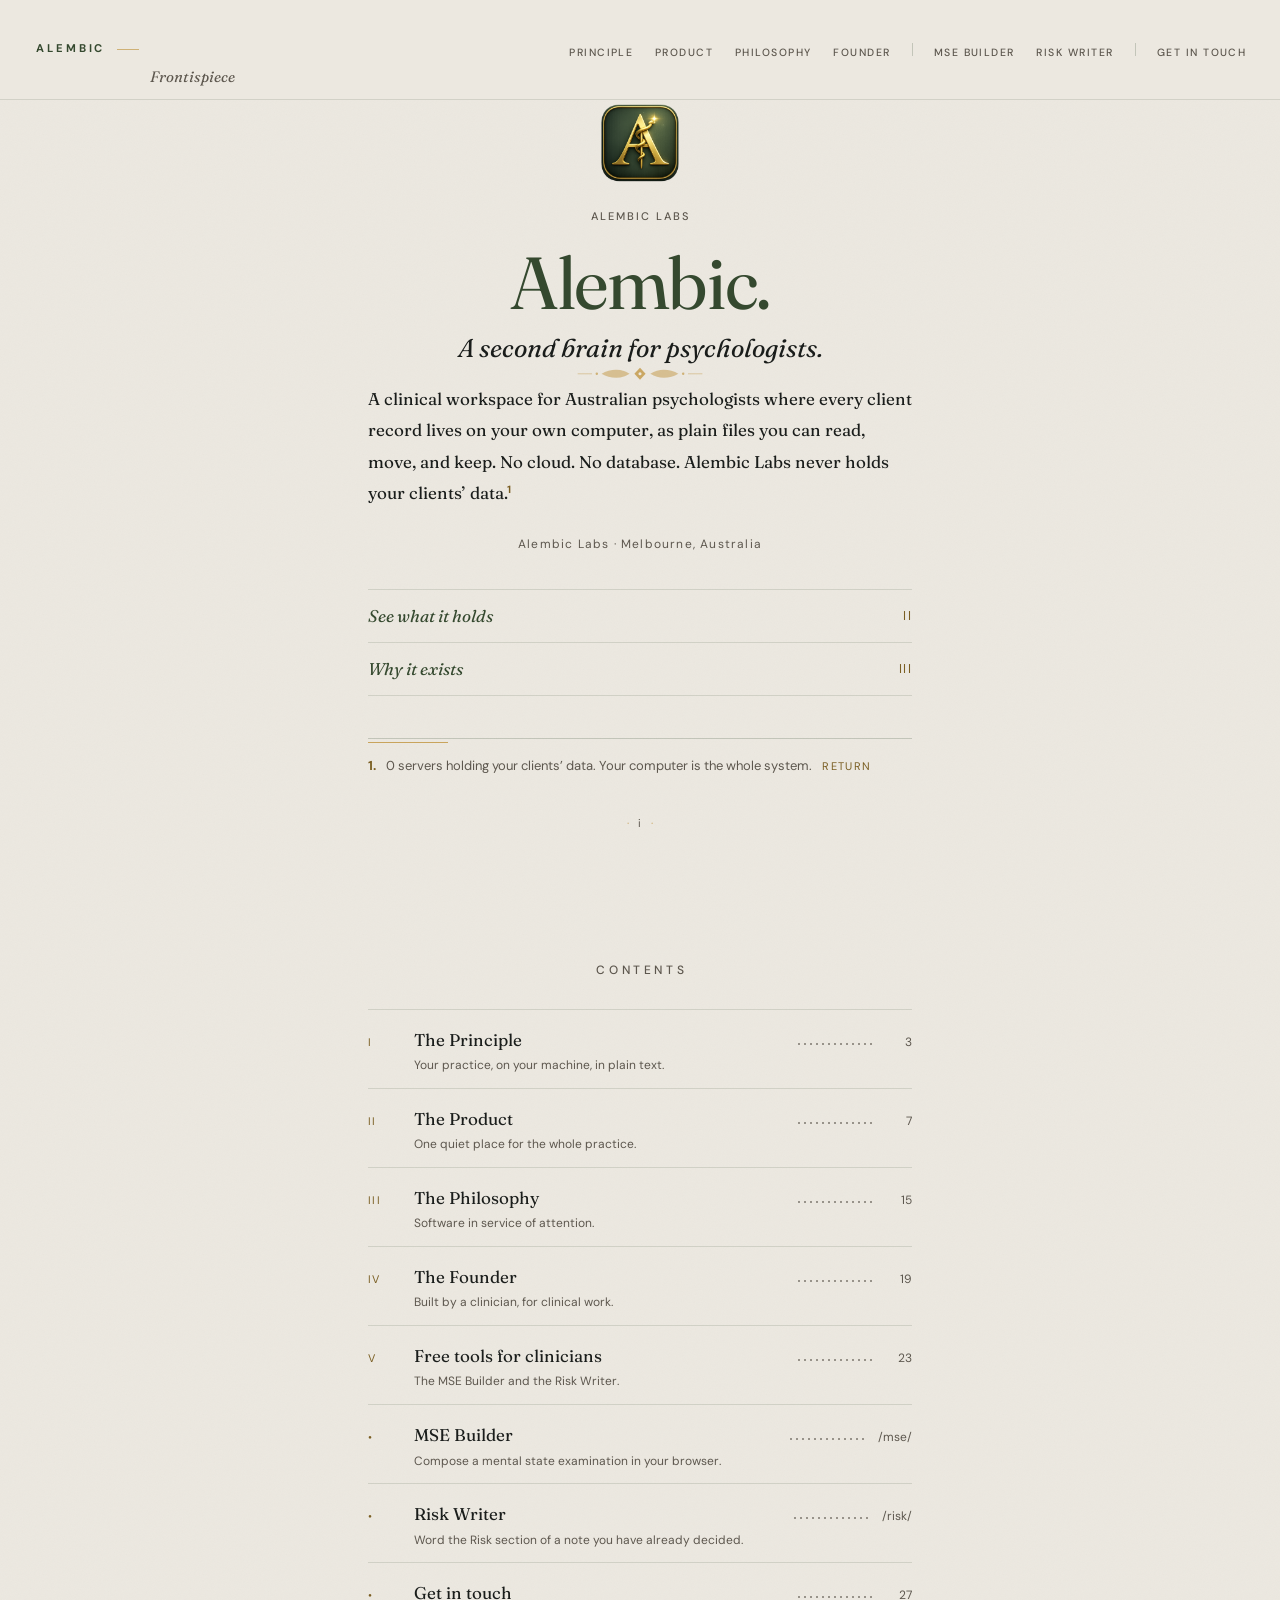
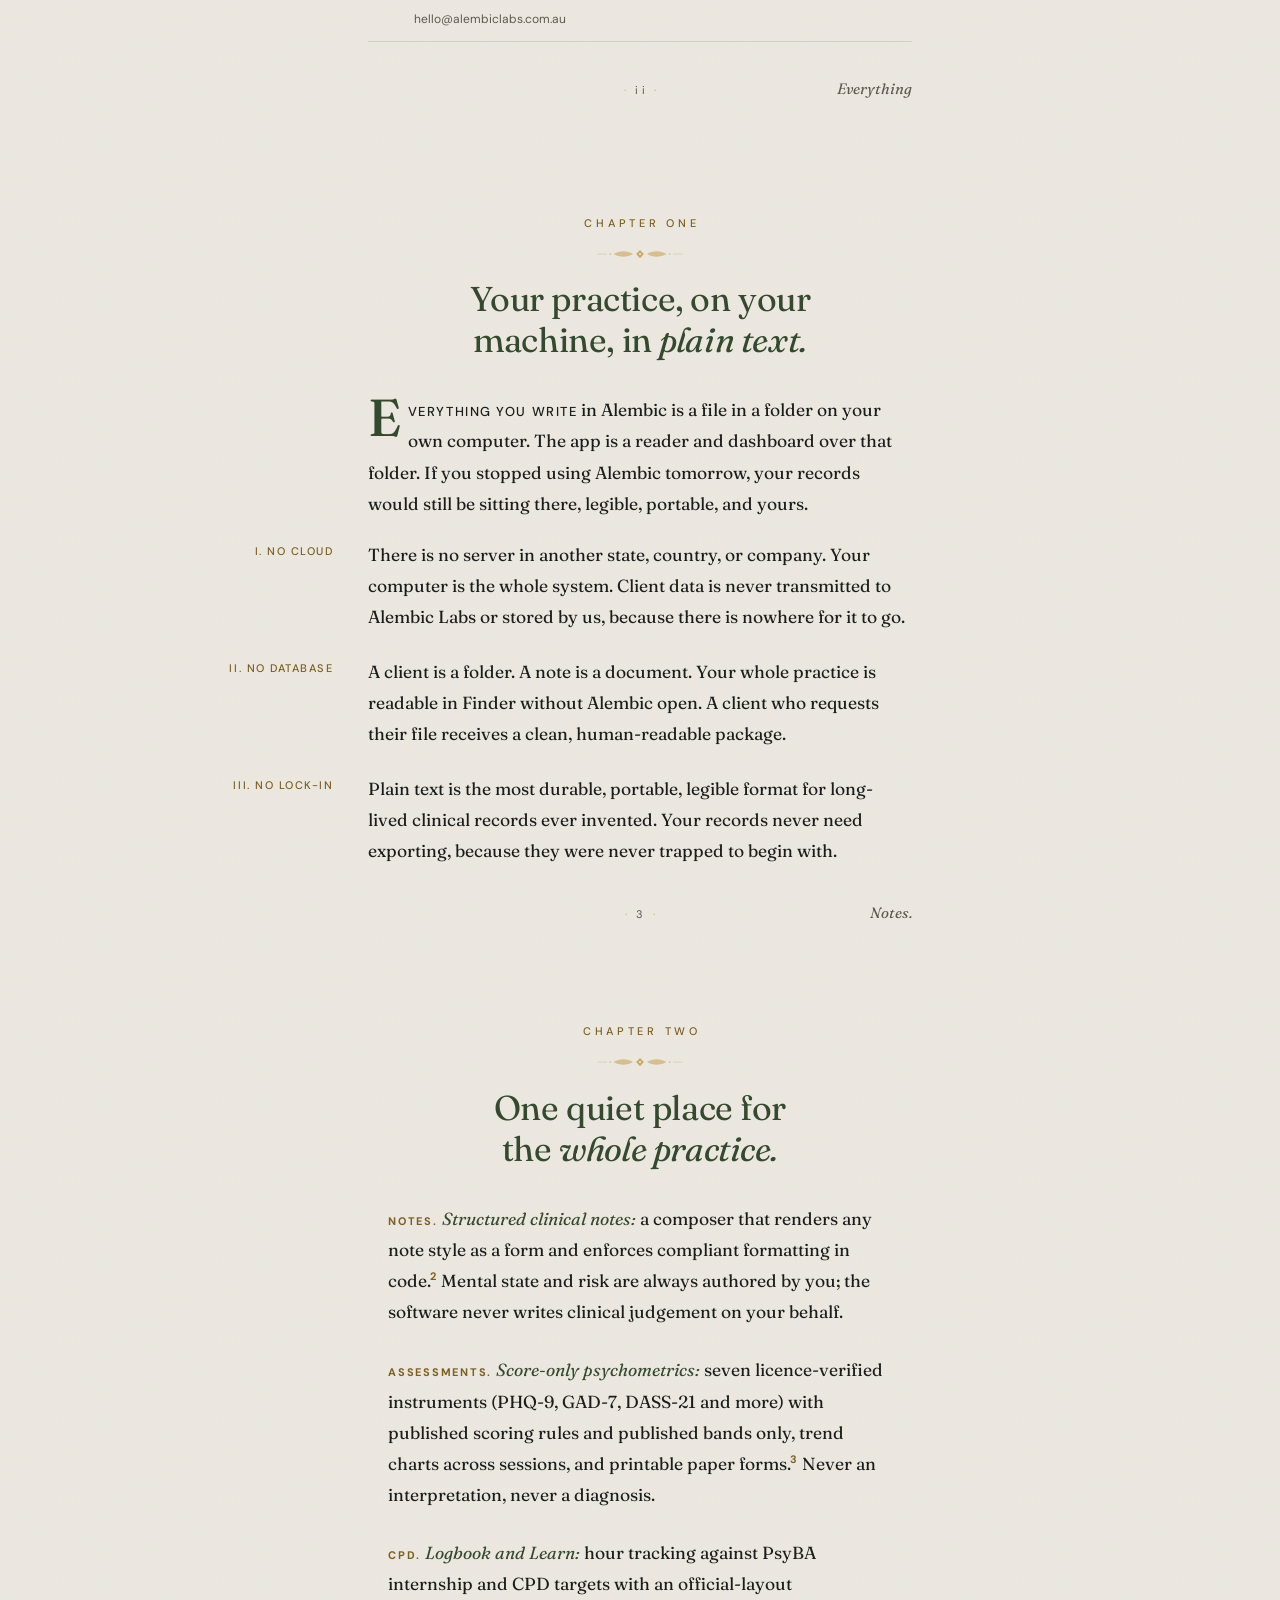
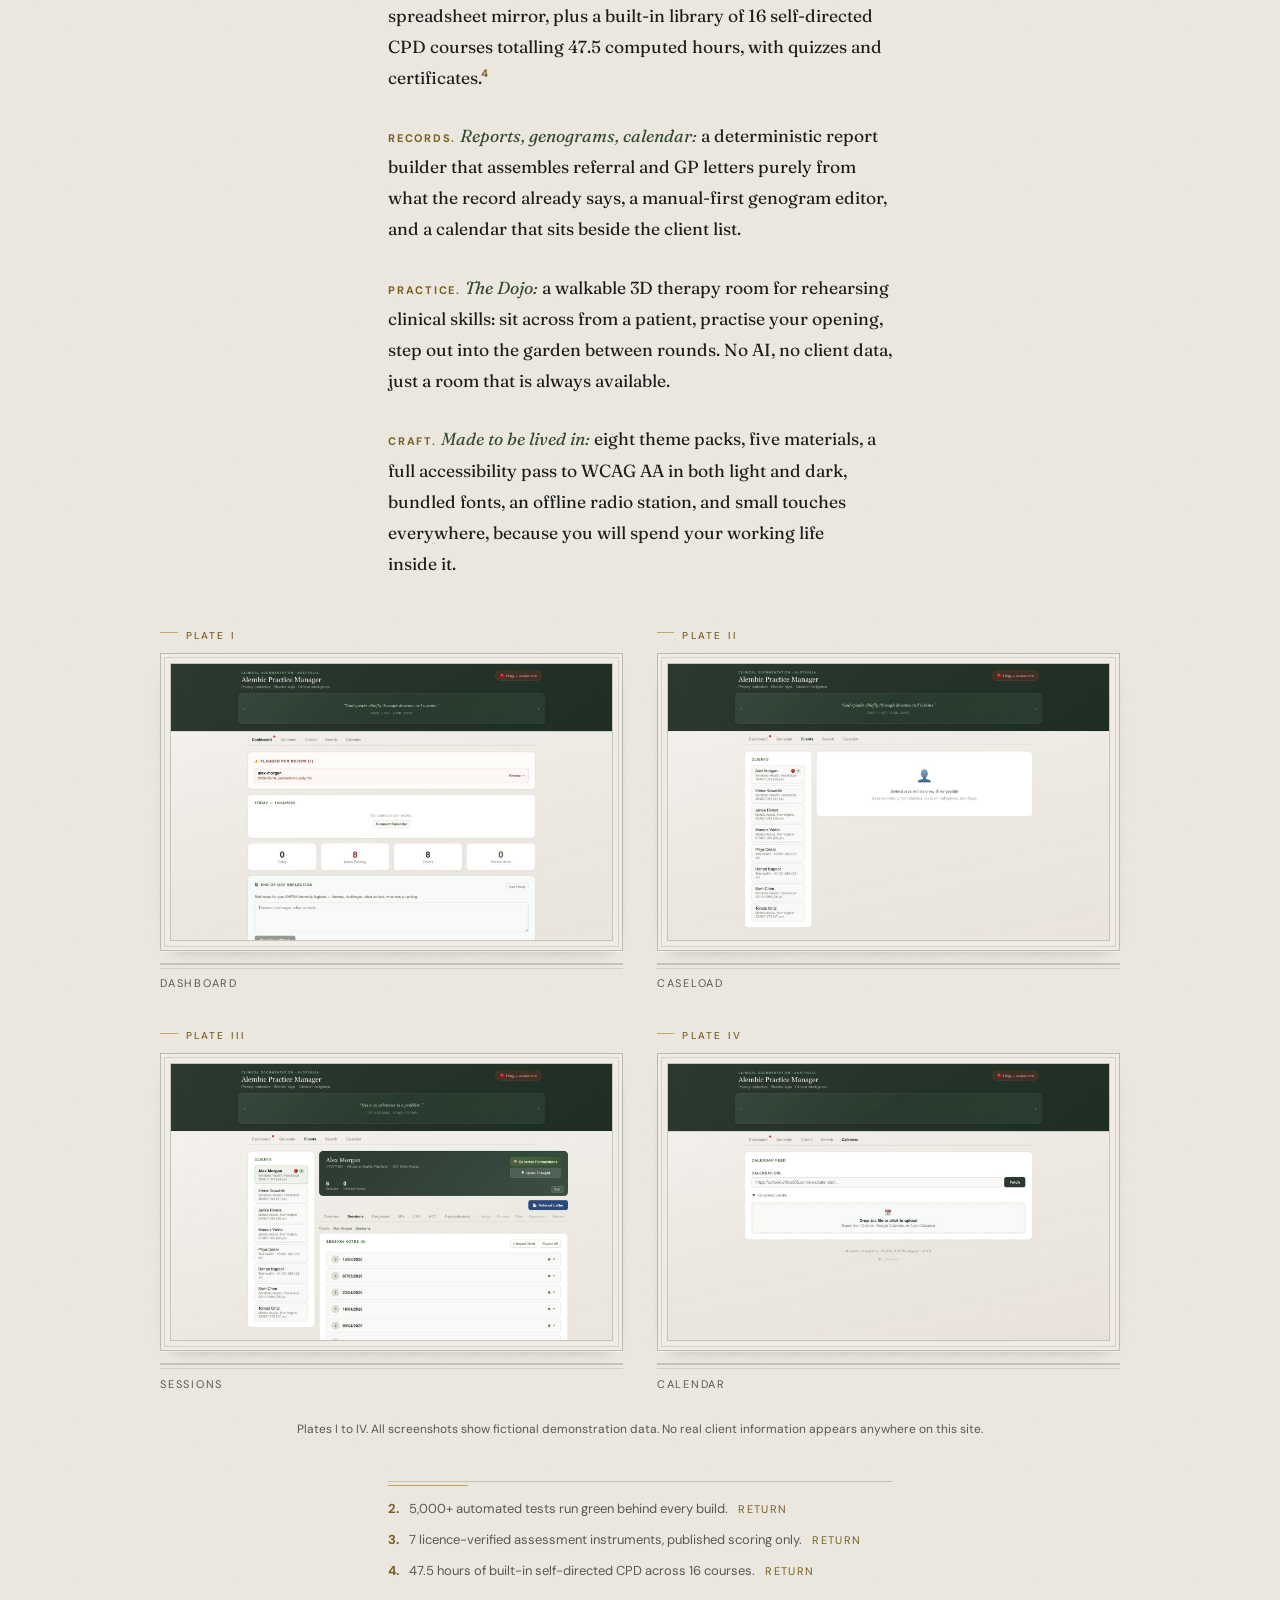
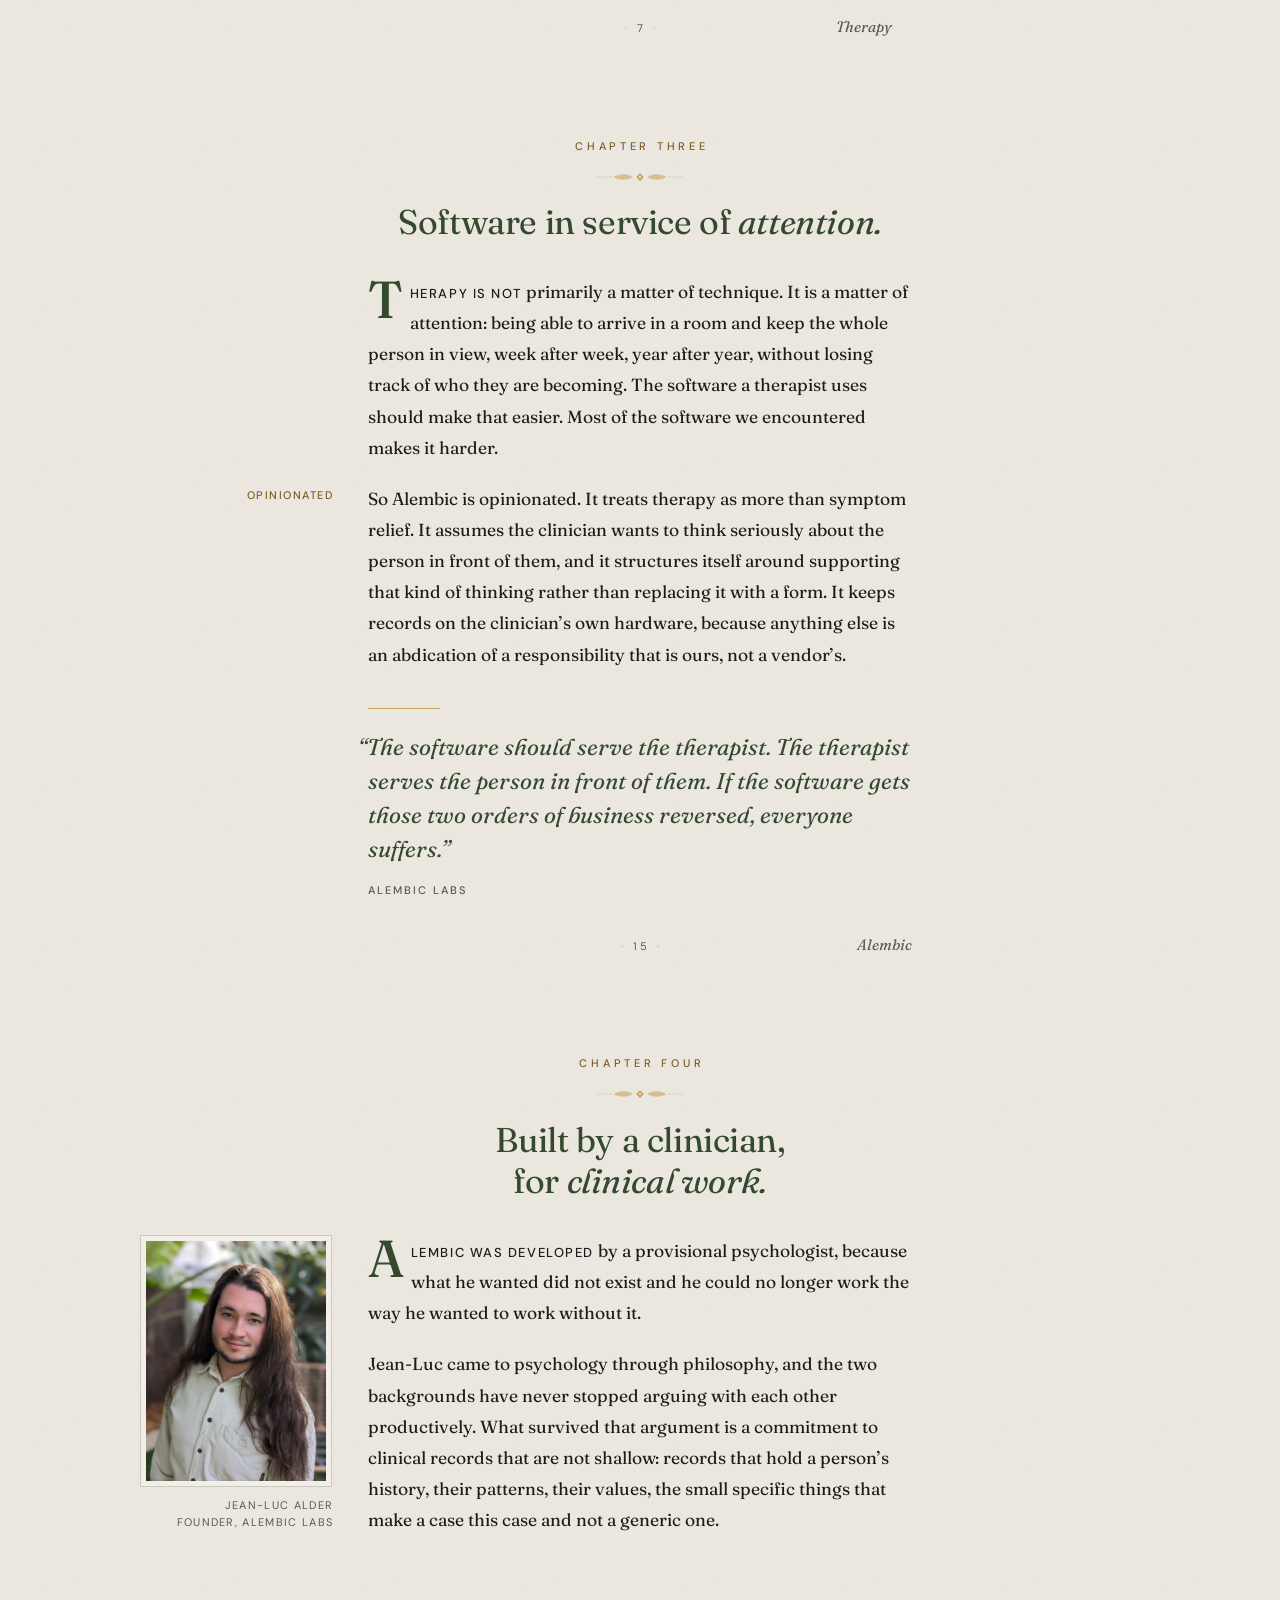
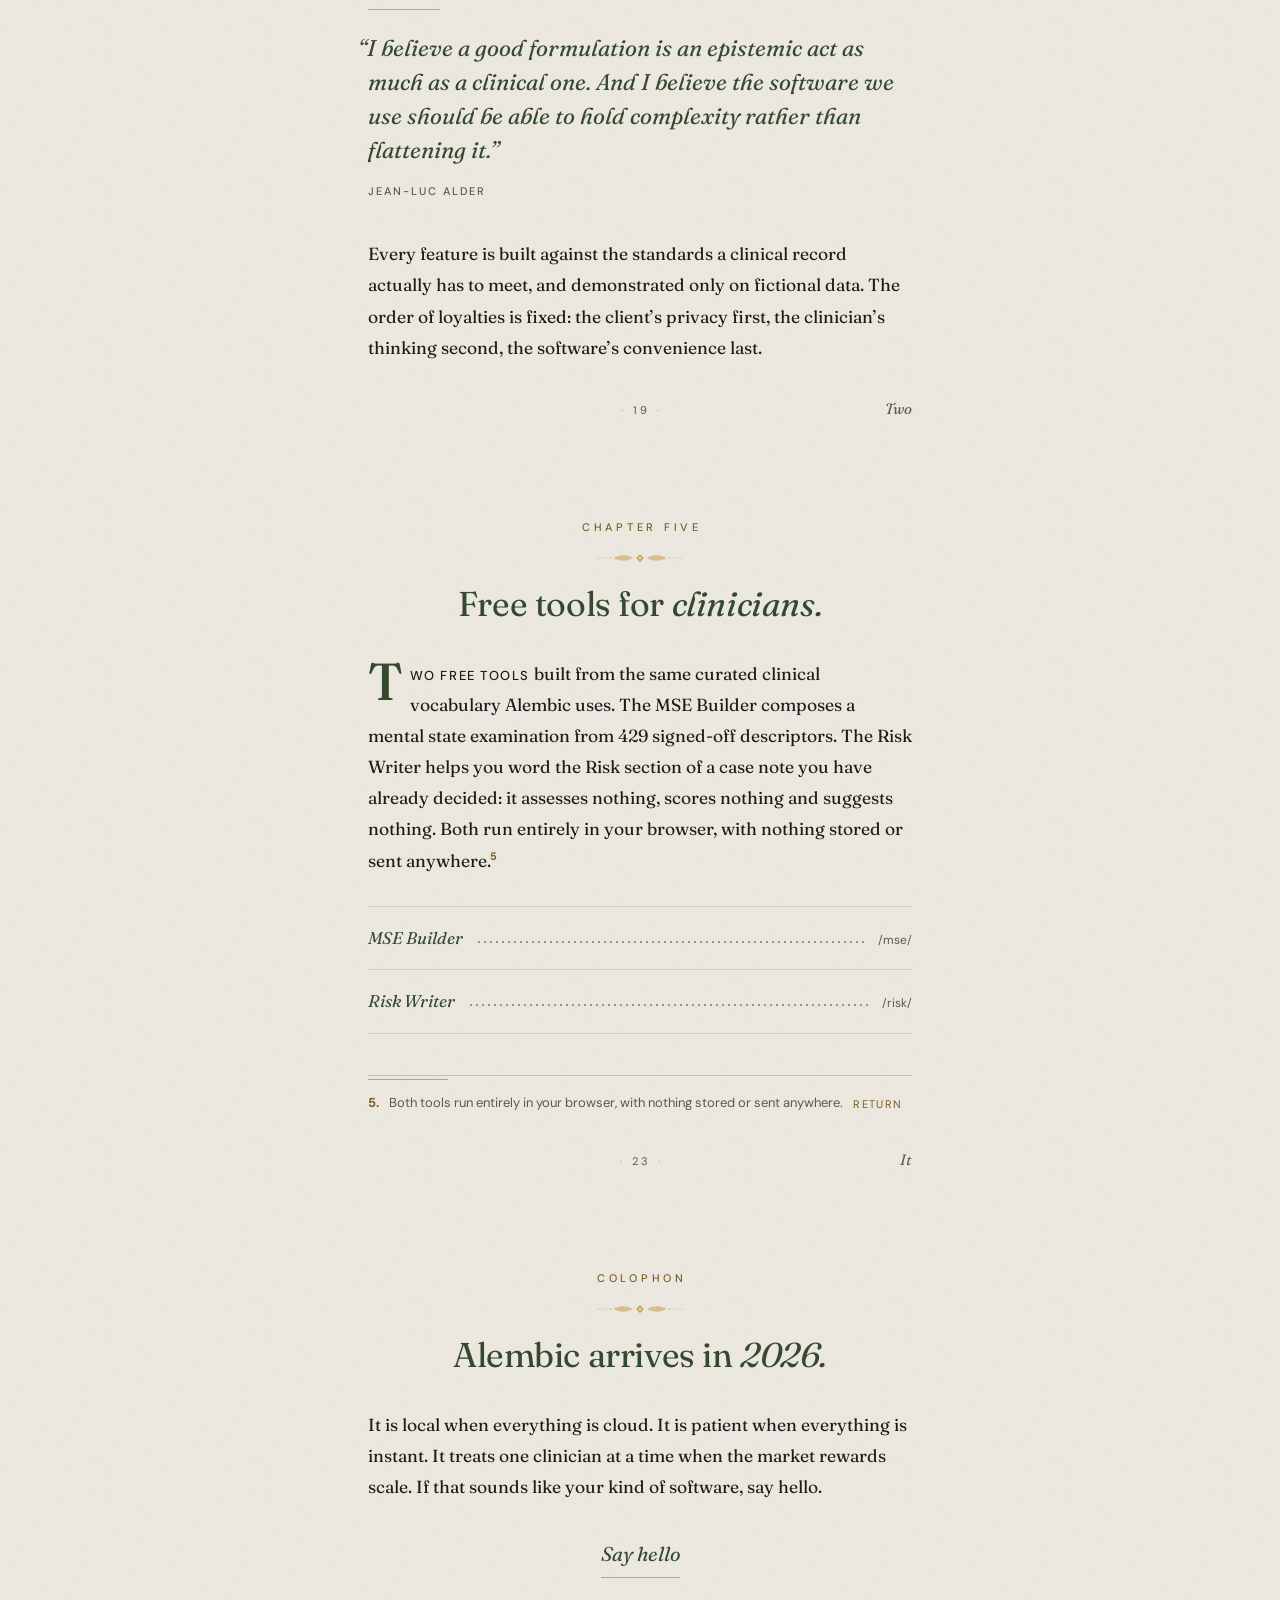
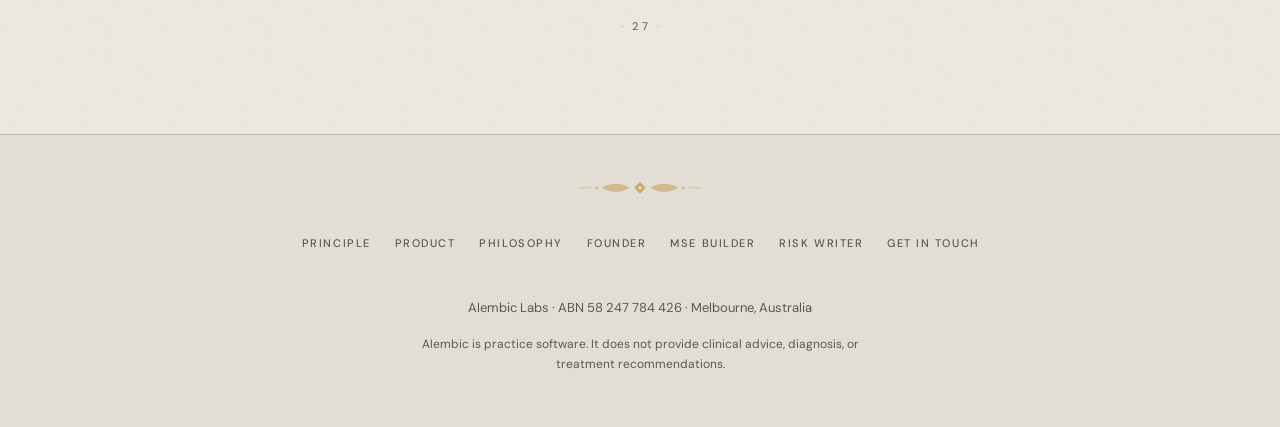
<file: designs/study/index.html>
<!DOCTYPE html>
<html lang="en-AU">
<head>
<meta charset="utf-8">
<meta name="viewport" content="width=device-width, initial-scale=1, viewport-fit=cover">
<title>Alembic · Practice software that keeps client records on your machine</title>
<meta name="description" content="Alembic is a clinical workspace for Australian psychologists. Every client record lives on your own computer as plain files you can read, move, and keep. No cloud, no database.">
<meta name="theme-color" content="#ece8e0">
<meta name="color-scheme" content="light">
<link rel="icon" href="/assets/favicon-64.png">
<link rel="apple-touch-icon" href="/assets/apple-touch-icon.png">
<link rel="stylesheet" href="/assets/fonts.css">
<meta property="og:title" content="Alembic · Practice software that keeps client records on your machine">
<meta property="og:description" content="A clinical workspace for Australian psychologists where every client record lives on your own computer, as plain files you can read, move, and keep.">
<meta property="og:type" content="website">
<meta property="og:url" content="https://alembiclabs.com.au/">
<style>
/* ============================================================
   THE STUDY. A homepage set as the opening pages of a
   clinical text. Warm cream ground, forest and near black ink,
   gilt used sparingly. No cards. No chrome.
   ============================================================ */

:root{
  --paper:        #ece8e0;
  --paper-deep:   #e3ded4;
  --ink:          #1a1d1b;   /* body ink            15.0:1 on paper */
  --ink-soft:     #5d574e;   /* apparatus            5.9:1 on paper */
  --ink-faint:    #6c665d;   /* rules, hairlines, non text */
  --forest:       #35492f;   /* display ink          8.1:1 on paper */
  --gilt:         #c9a45c;   /* ornament only, never type */
  --gilt-pale:    #e0c9a0;
  --gilt-ink:     #7a5e22;   /* the only gilt allowed to carry type 5.0:1 */
  --rule:         rgba(53,73,47,.22);
  --rule-fine:    rgba(53,73,47,.14);
  --measure:      34rem;
  --margin-col:   12rem;
  --p:            0;

  --serif: 'Fraunces', Georgia, 'Times New Roman', serif;
  --sans:  'DM Sans', -apple-system, BlinkMacSystemFont, 'Segoe UI', sans-serif;
}

*, *::before, *::after{ box-sizing: border-box; }

html{
  -webkit-text-size-adjust: 100%;
  scroll-behavior: smooth;
  scroll-padding-top: 5.5rem;
}

body{
  margin: 0;
  background-color: var(--paper);
  /* laid paper: a fine fractal tooth, one small tile, cheap to paint */
  background-image: url("data:image/svg+xml;utf8,<svg xmlns='http://www.w3.org/2000/svg' width='160' height='160'><filter id='n'><feTurbulence type='fractalNoise' baseFrequency='.85' numOctaves='3' stitchTiles='stitch'/><feColorMatrix type='saturate' values='0'/></filter><rect width='160' height='160' filter='url(%23n)' opacity='.045'/></svg>");
  color: var(--ink);
  font-family: var(--serif);
  font-size: 17px;
  line-height: 1.78;
  font-weight: 400;
  hanging-punctuation: first last;
  text-rendering: optimizeLegibility;
  -webkit-font-smoothing: antialiased;
  overflow-x: hidden;
}

/* ---------- shared type atoms ---------- */

.smallcaps{
  font-family: var(--sans);
  text-transform: uppercase;
  letter-spacing: .18em;
  font-size: .6875rem;
  font-weight: 500;
  line-height: 1.5;
}

p{ margin: 0 0 1.15em; text-wrap: pretty; }
h1, h2, h3{ font-weight: 400; text-wrap: balance; margin: 0; }

a{ color: inherit; }

a:focus-visible,
button:focus-visible{
  outline: 2px solid var(--forest);
  outline-offset: 3px;
  border-radius: 1px;
}

/* a link set the way a fine press sets one: no button, a rule beneath */
.lnk{
  color: var(--forest);
  text-decoration: none;
  border-bottom: 1px solid rgba(122,94,34,.5);
  padding-bottom: .06em;
}
.lnk:hover{ border-bottom-color: var(--forest); background: rgba(201,164,92,.13); }

.skip{
  position: absolute; left: -9999px; top: 0;
  background: var(--paper); color: var(--forest);
  padding: .85rem 1.25rem; z-index: 200;
  font-family: var(--sans); font-size: .875rem;
  border: 1px solid var(--forest);
}
.skip:focus{ left: .75rem; top: .75rem; }

/* ---------- running head ---------- */

.runhead{
  position: fixed; top: 0; left: 0; right: 0; z-index: 60;
  background: var(--paper);
  border-bottom: 1px solid var(--rule-fine);
  min-height: 3.25rem;
  display: flex; align-items: center;
}
.runhead-in{
  width: 100%;
  max-width: 78rem;
  margin: 0 auto;
  padding: .5rem 1.25rem;
  display: flex; align-items: center; gap: 1rem;
}
.runhead-book{
  display: flex; align-items: center; gap: .7rem;
  min-width: 0;
}
.runhead-book .title{
  font-family: var(--sans);
  text-transform: uppercase;
  letter-spacing: .26em;
  font-size: .7rem;
  font-weight: 700;
  color: var(--forest);
  text-decoration: none;
  white-space: nowrap;
  display: inline-flex; align-items: center;
  min-height: 44px;
}
.runhead-book .folio-rule{
  width: 1.4rem; height: 1px; background: var(--gilt); opacity: .8;
  flex: none;
}
.runhead-book .chapter{
  font-family: var(--serif);
  font-style: italic;
  font-size: .9375rem;
  color: var(--ink-soft);
  white-space: nowrap; overflow: hidden; text-overflow: ellipsis;
}
.runhead nav{ margin-left: auto; }
.runhead nav ul{
  list-style: none; margin: 0 -.14em 0 0; padding: 0;
  display: flex; align-items: center; gap: 1.35rem;
}
.runhead nav a{
  font-family: var(--sans);
  text-transform: uppercase;
  letter-spacing: .14em;
  font-size: .6563rem;
  font-weight: 500;
  color: var(--ink-soft);
  text-decoration: none;
  padding: .5rem 0;
  border-bottom: 1px solid transparent;
  white-space: nowrap;
}
.runhead nav a:hover{ color: var(--forest); border-bottom-color: var(--gilt); }
.runhead nav li.rule-before{ position: relative; padding-left: 1.35rem; }
.runhead nav li.rule-before::before{
  content: ""; position: absolute; left: 0; top: 50%;
  width: 1px; height: .8rem; margin-top: -.4rem;
  background: var(--rule);
}
.runhead .contents-link{
  margin-left: auto;
  font-family: var(--sans);
  text-transform: uppercase; letter-spacing: .16em;
  font-size: .6875rem; font-weight: 500;
  color: var(--forest); text-decoration: none;
  display: none; align-items: center;
  min-height: 44px; padding: 0 .1rem;
}

/* ---------- ribbon bookmark ---------- */

/* woven silk: a dark selvedge either side, a lit fold left of centre */
.ribbon{
  position: fixed; top: 0; right: 2.5rem; z-index: 55;
  width: 17px; height: 100vh;
  pointer-events: none; display: none;
  --silk: linear-gradient(90deg,
    #6f5620 0%,
    #a8873f 14%,
    var(--gilt) 34%,
    var(--gilt-pale) 48%,
    var(--gilt) 62%,
    #a8873f 86%,
    #6f5620 100%);
}
.ribbon-band{
  position: absolute; inset: 0;
  transform-origin: top center;
  transform: scaleY(var(--p));
  background: var(--silk);
  box-shadow: -2px 0 5px -1px rgba(26,29,27,.22), 2px 0 5px -1px rgba(26,29,27,.22);
}
.ribbon-tail{
  position: absolute; top: 0; left: 0; width: 17px; height: 22px;
  background: var(--silk);
  clip-path: polygon(0 0, 100% 0, 100% 100%, 50% 48%, 0 100%);
  filter: drop-shadow(0 2px 3px rgba(26,29,27,.28));
  transform: translateY(calc(var(--p) * (100vh - 22px)));
}
.ribbon-top{
  position: fixed; top: 0; left: 0; right: 0; height: 3px; z-index: 65;
  box-shadow: 0 1px 2px rgba(26,29,27,.18);
  background: linear-gradient(90deg, var(--gilt) 0%, var(--gilt-pale) 60%, var(--gilt) 100%);
  transform: scaleX(var(--p)); transform-origin: left center;
  pointer-events: none;
}

/* ---------- the page block ---------- */

main{ padding-top: 3.25rem; }

.sheet{
  max-width: var(--measure);
  margin: 0 auto;
  padding: 0 1.25rem;
  position: relative;
}

.chapter{ position: relative; padding: 3.5rem 0 0; }

/* ---------- frontispiece ---------- */

.frontis{
  padding: 3.25rem 0 3rem;
  text-align: center;
}
.device{
  width: 78px; height: 78px;
  display: block; margin: 0 auto 1.6rem;
  image-rendering: auto;
}
.frontis .imprint-top{
  color: var(--ink-soft);
  margin-bottom: 1.5rem;
  padding-left: .18em;
}
.frontis .notes{ text-align: left; }
h1{
  font-family: var(--serif);
  font-size: clamp(2.9rem, 12vw, 4.6rem);
  line-height: .96;
  letter-spacing: -.02em;
  color: var(--forest);
  font-weight: 400;
  margin: 0;
}
h1 .sub{
  display: block;
  font-size: clamp(1.15rem, 4.6vw, 1.6rem);
  line-height: 1.28;
  letter-spacing: 0;
  font-style: italic;
  color: var(--ink);
  margin-top: .85rem;
  font-weight: 400;
}
.frontis-rule{
  display: block; margin: 1.9rem auto 1.75rem;
  width: 9rem; color: var(--gilt);
}
.frontis .lead{
  font-size: 1.0625rem;
  line-height: 1.85;
  text-align: left;
  margin: 0 0 1.6rem;
}
.frontis .imprint{
  font-family: var(--sans);
  font-size: .75rem;
  letter-spacing: .1em;
  color: var(--ink-soft);
  margin: 0;
}

/* catchwords: the two frontispiece entries */
.catchwords{
  list-style: none; margin: 2.1rem 0 0; padding: 0;
  border-top: 1px solid var(--rule-fine);
  border-bottom: 1px solid var(--rule-fine);
}
.catchwords li + li{ border-top: 1px solid var(--rule-fine); }
.catchwords a{
  display: flex; align-items: center; justify-content: space-between;
  gap: 1rem;
  min-height: 52px;
  text-decoration: none;
  color: var(--forest);
  font-family: var(--serif);
  font-size: 1.0625rem;
  font-style: italic;
}
.catchwords a .arrow{
  font-family: var(--sans); font-style: normal;
  font-size: .8rem; color: var(--gilt-ink);
  letter-spacing: .1em;
}
.catchwords a:hover{ background: rgba(201,164,92,.14); }

/* ---------- contents ---------- */

.contents{ padding: 2.25rem 0 1rem; }
.contents h2{
  font-family: var(--sans);
  text-transform: uppercase; letter-spacing: .3em;
  font-size: .75rem; font-weight: 500;
  color: var(--ink-soft);
  text-align: center;
  padding-left: .3em;
  margin-bottom: 1.75rem;
}
.toc{ list-style: none; margin: 0; padding: 0; }
.toc li{ border-bottom: 1px solid var(--rule-fine); }
.toc li:first-child{ border-top: 1px solid var(--rule-fine); }
.toc a{
  display: flex; align-items: baseline; gap: .75rem;
  text-decoration: none; color: var(--ink);
  padding: .85rem 0;
  min-height: 44px;
}
.toc a:hover{ background: rgba(201,164,92,.12); }
.toc a:hover .toc-title{ color: var(--forest); }
.toc-num{
  font-family: var(--sans);
  font-size: .6875rem; letter-spacing: .12em;
  color: var(--gilt-ink);
  width: 2.1rem; flex: none;
  text-transform: uppercase;
}
.toc-body{ flex: 1 1 auto; min-width: 0; }
.toc-title{ font-size: 1.0625rem; }
.toc-sub{
  display: block;
  font-family: var(--sans);
  font-size: .75rem; line-height: 1.5;
  color: var(--ink-soft);
  margin-top: .1rem;
}
.toc-dots{
  flex: 0 1 5rem;
  min-width: 1.5rem;
  height: 4px;
  background-image: radial-gradient(circle at 50% 50%, var(--ink-faint) 1.1px, transparent 1.2px);
  background-size: 6px 6px;
  background-repeat: repeat-x;
  background-position: right center;
  opacity: .65;
}
.toc-folio{
  font-family: var(--sans); font-size: .75rem;
  color: var(--ink-soft); flex: none;
  min-width: 1.6rem; text-align: right; white-space: nowrap;
}

/* ---------- chapter openings ---------- */

.chapter-open{ text-align: center; margin-bottom: 2.1rem; }
.chapter-num{
  font-family: var(--sans);
  text-transform: uppercase;
  letter-spacing: .34em;
  font-size: .6875rem;
  font-weight: 500;
  color: var(--gilt-ink);
  display: block;
  padding-left: .34em;
  margin-bottom: .9rem;
}
.fleuron{ display: block; margin: 0 auto; color: var(--gilt); }
.fleuron.sm{ width: 5.5rem; }
.fleuron.md{ width: 8rem; }
.chapter-open .fleuron{ margin-bottom: 1.15rem; }
h2.chapter-title{
  font-family: var(--serif);
  font-size: clamp(1.65rem, 6.2vw, 2.15rem);
  line-height: 1.2;
  color: var(--forest);
  letter-spacing: -.012em;
}
h2.chapter-title .em{ font-style: italic; }

/* drop cap */
.dropcap::first-letter{
  float: left;
  font-family: var(--serif);
  font-size: 4em;
  line-height: .8;
  font-weight: 500;
  color: var(--forest);
  margin: .06em .1em -.04em 0;
}
.leadin{
  font-family: var(--sans);
  text-transform: uppercase;
  letter-spacing: .12em;
  font-size: .8125rem;
  font-weight: 500;
}

/* ---------- marginalia ---------- */

.marg{
  font-family: var(--sans);
  text-transform: uppercase;
  letter-spacing: .14em;
  font-size: .6875rem;
  font-weight: 500;
  color: var(--gilt-ink);
  margin-right: .55rem;
  white-space: nowrap;
}

.article{ margin-bottom: 1.15em; }
.article + .article{ margin-top: 1.35em; }

/* ---------- pull quote ---------- */

.pull{
  margin: 2.4rem 0;
  padding: 0;
  border: 0;
  text-align: left;
}
.pull blockquote{
  margin: 0;
  font-size: clamp(1.2rem, 4.6vw, 1.42rem);
  line-height: 1.5;
  font-style: italic;
  color: var(--forest);
  /* the opening quote hangs into the margin, once, deterministically:
     browsers that support hanging-punctuation are told not to hang it twice */
  hanging-punctuation: none;
  text-indent: -.42em;
}
.pull .attrib{
  display: block;
  margin-top: 1rem;
  color: var(--ink-soft);
}
.pull-rule{ display: block; width: 4.5rem; height: 1px; background: var(--gilt); margin-bottom: 1.3rem; }

/* ---------- descriptive list (the product) ---------- */

.entries{ margin: 0; }
.entry{ margin: 0 0 1.55em; }
.entry .term{
  font-family: var(--sans);
  text-transform: uppercase;
  letter-spacing: .16em;
  font-size: .6875rem;
  font-weight: 700;
  color: var(--gilt-ink);
}
.entry .gloss{
  font-style: italic;
  color: var(--forest);
}

/* ---------- plates ---------- */

.plates-band{ margin: 3rem 0 0; }
.plates{
  width: min(100% - 2.5rem, 60rem);
  margin: 0 auto;
  display: grid;
  gap: 2.1rem 2.1rem;
  grid-template-columns: 1fr;
}
figure.plate{ margin: 0; }
.plate-label{
  font-family: var(--sans);
  text-transform: uppercase;
  letter-spacing: .22em;
  font-size: .625rem;
  font-weight: 500;
  color: var(--gilt-ink);
  margin-bottom: .5rem;
  display: block;
  position: relative;
  padding-left: 1.6rem;
}
/* the plate mark: the short rule a printer sets beside the plate number */
.plate-label::before{
  content: ""; position: absolute; left: 0; top: .52em;
  width: 1.1rem; height: 1px; background: var(--gilt);
}
/* the plate leaf: a lighter sheet tipped onto the laid paper, printed
   with an outer rule and the faint impression of the plate edge inside it */
.plate-frame{
  position: relative;
  padding: 9px;
  background: #f0ece5;
  border: 1px solid rgba(53,73,47,.30);
  box-shadow: 0 1px 0 rgba(255,255,255,.5), 0 8px 16px -14px rgba(26,29,27,.55);
}
.plate-frame::after{
  content: ""; position: absolute; inset: 3px;
  border: 1px solid rgba(53,73,47,.16);
  pointer-events: none;
}
.plate img{
  display: block; width: 100%; height: auto;
  border: 1px solid rgba(53,73,47,.24);
}
/* an Oxford rule, thick over thin, the way a caption is set letterpress */
.plate figcaption{
  font-family: var(--sans);
  text-transform: uppercase;
  letter-spacing: .16em;
  font-size: .6875rem;
  color: var(--ink-soft);
  margin-top: .75rem;
  border-top: 2px solid var(--rule);
  padding-top: .6rem;
  position: relative;
}
.plate figcaption::before{
  content: ""; position: absolute; left: 0; right: 0; top: 3px;
  height: 1px; background: var(--rule-fine);
}
.plate-note{
  width: min(100% - 2.5rem, 60rem);
  margin: 1.6rem auto 0;
  font-family: var(--sans);
  font-size: .75rem;
  line-height: 1.6;
  color: var(--ink-soft);
  text-align: center;
}

/* ---------- footnotes ---------- */

sup.fnref{ font-size: .62em; line-height: 0; vertical-align: super; }
sup.fnref a{
  text-decoration: none;
  color: var(--gilt-ink);
  font-family: var(--sans);
  font-weight: 700;
  /* a book sets the reference mark tight to the word; the vertical padding
     enlarges the touch area without opening a gap in the line */
  padding: .55em .1em;
  margin-left: -.16em;
}
/* the mark is bound to the word it follows: it can never begin a line alone */
.nb{ white-space: nowrap; }
sup.fnref a:hover{ text-decoration: underline; }

.notes{
  margin: 2.6rem 0 0;
  padding-top: 1rem;
  border-top: 1px solid var(--rule);
  position: relative;
}
.notes::before{
  content: "";
  position: absolute; left: 0; top: 3px; width: 5rem; height: 1px;
  background: var(--gilt);
}
.notes ol{
  list-style: none; margin: 0; padding: 0;
  font-family: var(--sans);
  font-size: .8125rem;
  line-height: 1.65;
  color: var(--ink-soft);
}
.notes li{ display: flex; gap: .6rem; margin-bottom: .6rem; }
.notes .n{ color: var(--gilt-ink); font-weight: 700; flex: none; }
.notes .back{
  text-decoration: none; color: var(--gilt-ink); margin-left: .35rem;
  border-bottom: 1px solid transparent;
  padding: .5em .2em;
  text-transform: uppercase; letter-spacing: .12em; font-size: .6875rem;
}
.notes .back:hover{ border-bottom-color: var(--gilt-ink); }

/* ---------- folio at the foot of each chapter ---------- */

.foot{
  display: grid;
  grid-template-columns: minmax(0, 1fr) auto minmax(0, 1fr);
  align-items: baseline;
  margin: 2.4rem 0 0;
  padding-bottom: 2.6rem;
}
.folio{
  grid-column: 2;
  font-family: var(--sans);
  font-size: .6875rem;
  letter-spacing: .3em;
  padding-left: .3em;          /* balances the trailing letter space */
  color: var(--ink-soft);
}
.folio .dot{ color: var(--gilt); }
/* the catchword: the first word of the next chapter, set at the foot of this
   one, the way a compositor set it so the binder could check the gathering */
.catchword{
  grid-column: 3;
  justify-self: end;
  font-family: var(--serif);
  font-style: italic;
  font-size: .9375rem;
  line-height: 1;
  white-space: nowrap;
  color: var(--ink-soft);
}

/* ---------- founder portrait ---------- */

.portrait{
  margin: 0 auto 1.9rem;
  max-width: 13rem;
  text-align: center;
}
.portrait img{
  display: block; width: 100%; height: auto;
  border: 1px solid var(--rule);
  padding: 5px; background: #f3efe8;
}
.portrait figcaption{
  font-family: var(--sans);
  font-size: .6875rem;
  letter-spacing: .12em;
  text-transform: uppercase;
  color: var(--ink-soft);
  margin-top: .6rem;
  line-height: 1.6;
}

/* ---------- free tools ---------- */

.tools{ list-style: none; margin: 1.9rem 0 0; padding: 0; }
.tools li{ border-top: 1px solid var(--rule-fine); }
.tools li:last-child{ border-bottom: 1px solid var(--rule-fine); }
.tools a{
  display: flex; align-items: baseline; gap: .75rem;
  text-decoration: none; color: var(--ink);
  padding: 1rem 0; min-height: 44px;
}
.tools a:hover{ background: rgba(201,164,92,.12); }
.tools a:hover .t-name{ color: var(--forest); }
.t-name{ font-size: 1.0625rem; font-style: italic; color: var(--forest); flex: none; }
.t-dots{
  flex: 1 1 auto;
  height: 4px;
  background-image: radial-gradient(circle at 50% 50%, var(--ink-faint) 1.1px, transparent 1.2px);
  background-size: 6px 6px;
  background-repeat: repeat-x;
  background-position: right center;
  opacity: .65;
}
.t-path{ font-family: var(--sans); font-size: .75rem; color: var(--ink-soft); flex: none; }

/* ---------- closing and colophon ---------- */

.closing{ text-align: center; padding-top: 3.5rem; }
.closing .lead{ text-align: left; }
.hello{
  display: inline-flex; align-items: center; justify-content: center;
  min-height: 48px; padding: .35rem 0;
  font-family: var(--serif); font-style: italic;
  font-size: 1.25rem; color: var(--forest);
  text-decoration: none;
  border-bottom: 1px solid var(--gilt);
  margin-top: .5rem;
}
.hello:hover{ background: rgba(201,164,92,.16); }

.colophon{
  margin-top: 3.5rem;
  border-top: 1px solid var(--rule);
  background: var(--paper-deep);
}
.colophon-in{
  max-width: 46rem; margin: 0 auto; padding: 2.75rem 1.25rem 3.25rem;
  text-align: center;
}
.colophon nav ul{
  list-style: none; margin: 0 0 1.9rem; padding: 0;
  display: flex; flex-wrap: wrap; justify-content: center;
  gap: .2rem 1.4rem;
}
.colophon nav a{
  font-family: var(--sans);
  text-transform: uppercase; letter-spacing: .14em;
  padding-left: .14em;
  font-size: .6875rem; font-weight: 500;
  color: var(--ink-soft); text-decoration: none;
  display: inline-flex; align-items: center; min-height: 44px;
}
.colophon nav a:hover{ color: var(--forest); }
.colophon .imprint{
  font-family: var(--sans); font-size: .8125rem;
  color: var(--ink-soft); margin: 0 0 .9rem;
}
.colophon .disclaimer{
  font-family: var(--sans); font-size: .75rem; line-height: 1.7;
  color: var(--ink-soft); margin: 0 auto; max-width: 30rem;
}
.colophon .fleuron{ margin-bottom: 1.6rem; }

/* ============================================================
   BREAKPOINTS
   ============================================================ */

@media (max-width: 899px){
  .runhead nav{ display: none; }
  .runhead .contents-link{ display: inline-flex; }
  .runhead-book .chapter{ display: none; }
}

@media (min-width: 640px){
  .plates{ grid-template-columns: 1fr 1fr; }
}

@media (min-width: 1024px){
  body{ font-size: 17.5px; }
  .ribbon{ display: block; }
  .ribbon-top{ display: none; }
}

/* marginalia move into the margin only when there is a margin */
@media (min-width: 1180px){
  .marg{
    position: absolute;
    /* the .14em shift pays back the trailing letter space, so the last
       letter of a marginal key lands flush with the column edge */
    left: calc(0px - var(--margin-col) - 2.25rem + .14em);
    width: var(--margin-col);
    text-align: right;
    margin-right: 0;
    white-space: normal;
    line-height: 1.6;
    padding-top: .34em;
  }
  .article{ position: relative; }
  .portrait{
    position: absolute;
    left: calc(0px - var(--margin-col) - 2.25rem);
    width: var(--margin-col);
    max-width: none;
    top: 0;
    text-align: right;
    margin: 0;
  }
  .portrait figcaption{ text-align: right; margin-right: -.12em; }
  .founder-body{ position: relative; min-height: 21rem; }
}

/* ============================================================
   MOTION. Every animated state is defined only inside
   no-preference, so a reduced motion reader gets the finished
   composition with nothing hidden and nothing moving.
   ============================================================ */

@media (prefers-reduced-motion: no-preference){
  /* Only the title page settles. Everything below it is set type: it is
     already on the paper when the paper arrives. */
  /* One gesture, once: the title page arrives the way a book falls open.
     No stagger, no cascade, and nothing below the frontispiece moves at all. */
  .js .settle{
    animation: settle 440ms cubic-bezier(.22,.61,.36,1) both;
  }

  @keyframes settle{
    from{ opacity: 0; transform: translateY(7px); }
    to  { opacity: 1; transform: none; }
  }

  .lnk, .toc a, .tools a, .catchwords a, .hello, .runhead nav a{
    transition: background-color 220ms ease, color 220ms ease, border-color 220ms ease;
  }
}

@media (prefers-reduced-motion: reduce){
  html{ scroll-behavior: auto; }
  *, *::before, *::after{
    animation-duration: .001ms !important;
    animation-iteration-count: 1 !important;
    transition-duration: .001ms !important;
    scroll-behavior: auto !important;
  }
}

/* ============================================================
   PRINT. The page is a book, so let it print as one: no bars,
   no ribbon, a running head set as static type at the head of
   every chapter, a folio and a catchword at every foot, plates
   and footnotes kept whole and kept with their chapter.
   ============================================================ */

@media print{
  @page{ margin: 20mm 30mm; }

  html{ scroll-behavior: auto; }
  body{
    background: #fff;
    background-image: none;
    font-size: 11pt;
    line-height: 1.55;
    overflow-x: visible;
  }

  .runhead, .ribbon, .ribbon-top, .skip{ display: none !important; }
  main{ padding-top: 0; }

  .sheet, .plates, .plate-note, .colophon-in{
    max-width: none; width: auto;
    padding-left: 0; padding-right: 0;
    margin-left: 0; margin-right: 0;
  }
  .colophon{ background: none; }

  /* the running head, printed where a printed book puts it */
  [data-runhead]::before{
    content: "Alembic  ·  " attr(data-runhead);
    display: block;
    font-family: var(--sans);
    font-size: 7.5pt;
    letter-spacing: .2em;
    text-transform: uppercase;
    color: #55504a;
    border-bottom: .5pt solid #b9b3a8;
    padding-bottom: 5pt;
    margin-bottom: 20pt;
  }

  .chapter, .contents{ break-before: page; page-break-before: always; }
  .frontis{ break-before: auto; page-break-before: auto; padding-top: 0; }
  .frontis::before{ content: none; }   /* a title page carries no running head */

  .chapter-open, h1, h2.chapter-title{ break-after: avoid; page-break-after: avoid; }
  .foot, .notes, .pull, .entry, .article, .dropcap,
  figure.plate, .portrait, .toc li, .tools li, .catchwords li{
    break-inside: avoid; page-break-inside: avoid;
  }

  .plates{ grid-template-columns: 1fr 1fr; gap: 16pt; }
  .plate-frame{ box-shadow: none; background: none; }
  .plates-band{ break-before: auto; }
  .frontis .device{ width: 56px; height: 56px; }
  .catchword{ color: #55504a; }
}
</style>
</head>
<body>
<script>document.documentElement.className += " js";</script>

<a class="skip" href="#main">Skip to the text</a>

<!-- ornament sprite -->
<svg width="0" height="0" style="position:absolute" aria-hidden="true" focusable="false">
  <symbol id="fleuron" viewBox="0 0 160 22">
    <path d="M80 3.5 L87 11 L80 18.5 L73 11 Z" fill="currentColor" opacity=".95"/>
    <circle cx="80" cy="11" r="1.9" fill="#ece8e0"/>
    <path d="M67 11 C56 3.6, 42 5.2, 32 11 C42 16.8, 56 18.4, 67 11 Z" fill="currentColor" opacity=".6"/>
    <path d="M93 11 C104 3.6, 118 5.2, 128 11 C118 16.8, 104 18.4, 93 11 Z" fill="currentColor" opacity=".6"/>
    <circle cx="26" cy="11" r="1.5" fill="currentColor" opacity=".8"/>
    <circle cx="134" cy="11" r="1.5" fill="currentColor" opacity=".8"/>
    <rect x="2" y="10.4" width="18" height="1.2" fill="currentColor" opacity=".5"/>
    <rect x="140" y="10.4" width="18" height="1.2" fill="currentColor" opacity=".5"/>
  </symbol>
  <symbol id="rule-gilt" viewBox="0 0 144 8">
    <rect x="0" y="2.6" width="144" height="1" fill="currentColor" opacity=".85"/>
    <rect x="24" y="5.2" width="96" height=".8" fill="currentColor" opacity=".5"/>
  </symbol>
</svg>

<div class="ribbon" aria-hidden="true">
  <div class="ribbon-band"></div>
  <div class="ribbon-tail"></div>
</div>
<div class="ribbon-top" aria-hidden="true"></div>

<header class="runhead">
  <div class="runhead-in">
    <div class="runhead-book">
      <a class="title" href="#top">Alembic</a>
      <span class="folio-rule" aria-hidden="true"></span>
      <span class="chapter" id="runningChapter">Frontispiece</span>
    </div>
    <nav aria-label="Contents of this page">
      <ul>
        <li><a href="#principle">Principle</a></li>
        <li><a href="#product">Product</a></li>
        <li><a href="#philosophy">Philosophy</a></li>
        <li><a href="#founder">Founder</a></li>
        <li class="rule-before"><a href="/mse/">MSE Builder</a></li>
        <li><a href="/risk/">Risk Writer</a></li>
        <li class="rule-before"><a href="mailto:hello@alembiclabs.com.au">Get in touch</a></li>
      </ul>
    </nav>
    <a class="contents-link" href="#contents">Contents</a>
  </div>
</header>

<main id="main">
  <span id="top"></span>

  <!-- ============ FRONTISPIECE ============ -->
  <section class="sheet frontis settle" data-runhead="Frontispiece" aria-labelledby="titlepage">
    <img class="device" src="/assets/alembic-mark-256.png" width="78" height="78" alt="The Alembic press device, a gold letter A." decoding="async">
    <p class="smallcaps imprint-top">Alembic Labs</p>
    <h1 id="titlepage">Alembic.<span class="sub">A second brain for psychologists.</span></h1>
    <svg class="fleuron md frontis-rule" viewBox="0 0 160 22" aria-hidden="true" focusable="false"><use href="#fleuron"/></svg>
    <p class="lead">A clinical workspace for Australian psychologists where every client record lives on your own computer, as plain files you can read, move, and keep. No cloud. No database. Alembic Labs never holds your clients’ <span class="nb">data.<sup class="fnref"><a id="fnref1" href="#fn1" aria-label="Footnote 1">1</a></sup></span></p>
    <p class="imprint">Alembic Labs · Melbourne, Australia</p>

    <ul class="catchwords">
      <li><a href="#product">See what it holds <span class="arrow" aria-hidden="true">II</span></a></li>
      <li><a href="#philosophy">Why it exists <span class="arrow" aria-hidden="true">III</span></a></li>
    </ul>

    <div class="notes">
      <ol>
        <li id="fn1"><span class="n">1.</span><span>0 servers holding your clients’ data. Your computer is the whole system. <a class="back" href="#fnref1" aria-label="Back to text">Return</a></span></li>
      </ol>
    </div>
    <div class="foot">
      <span class="folio"><span class="dot">·</span> i <span class="dot">·</span></span>
    </div>
  </section>

  <!-- ============ CONTENTS ============ -->
  <section class="sheet contents" id="contents" data-runhead="Contents" aria-labelledby="contents-h">
    <h2 id="contents-h">Contents</h2>
    <ul class="toc">
      <li><a href="#principle">
        <span class="toc-num">I</span>
        <span class="toc-body"><span class="toc-title">The Principle</span><span class="toc-sub">Your practice, on your machine, in plain text.</span></span>
        <span class="toc-dots" aria-hidden="true"></span>
        <span class="toc-folio">3</span>
      </a></li>
      <li><a href="#product">
        <span class="toc-num">II</span>
        <span class="toc-body"><span class="toc-title">The Product</span><span class="toc-sub">One quiet place for the whole practice.</span></span>
        <span class="toc-dots" aria-hidden="true"></span>
        <span class="toc-folio">7</span>
      </a></li>
      <li><a href="#philosophy">
        <span class="toc-num">III</span>
        <span class="toc-body"><span class="toc-title">The Philosophy</span><span class="toc-sub">Software in service of attention.</span></span>
        <span class="toc-dots" aria-hidden="true"></span>
        <span class="toc-folio">15</span>
      </a></li>
      <li><a href="#founder">
        <span class="toc-num">IV</span>
        <span class="toc-body"><span class="toc-title">The Founder</span><span class="toc-sub">Built by a clinician, for clinical work.</span></span>
        <span class="toc-dots" aria-hidden="true"></span>
        <span class="toc-folio">19</span>
      </a></li>
      <li><a href="#tools">
        <span class="toc-num">V</span>
        <span class="toc-body"><span class="toc-title">Free tools for clinicians</span><span class="toc-sub">The MSE Builder and the Risk Writer.</span></span>
        <span class="toc-dots" aria-hidden="true"></span>
        <span class="toc-folio">23</span>
      </a></li>
      <li><a href="/mse/">
        <span class="toc-num" aria-hidden="true">&#8226;</span>
        <span class="toc-body"><span class="toc-title">MSE Builder</span><span class="toc-sub">Compose a mental state examination in your browser.</span></span>
        <span class="toc-dots" aria-hidden="true"></span>
        <span class="toc-folio">/mse/</span>
      </a></li>
      <li><a href="/risk/">
        <span class="toc-num" aria-hidden="true">&#8226;</span>
        <span class="toc-body"><span class="toc-title">Risk Writer</span><span class="toc-sub">Word the Risk section of a note you have already decided.</span></span>
        <span class="toc-dots" aria-hidden="true"></span>
        <span class="toc-folio">/risk/</span>
      </a></li>
      <li><a href="mailto:hello@alembiclabs.com.au">
        <span class="toc-num" aria-hidden="true">&#8226;</span>
        <span class="toc-body"><span class="toc-title">Get in touch</span><span class="toc-sub">hello@alembiclabs.com.au</span></span>
        <span class="toc-dots" aria-hidden="true"></span>
        <span class="toc-folio">27</span>
      </a></li>
    </ul>
    <div class="foot">
      <span class="folio"><span class="dot">·</span> ii <span class="dot">·</span></span>
      <span class="catchword" aria-hidden="true">Everything</span>
    </div>
  </section>

  <!-- ============ CHAPTER I ============ -->
  <article class="sheet chapter" id="principle" data-runhead="I. The Principle" aria-labelledby="principle-h">
    <header class="chapter-open">
      <span class="chapter-num">Chapter One</span>
      <svg class="fleuron sm" viewBox="0 0 160 22" aria-hidden="true" focusable="false"><use href="#fleuron"/></svg>
      <h2 class="chapter-title" id="principle-h">Your practice, on your machine, in <span class="em">plain text.</span></h2>
    </header>

    <p class="dropcap"><span class="leadin">Everything you write</span> in Alembic is a file in a folder on your own computer. The app is a reader and dashboard over that folder. If you stopped using Alembic tomorrow, your records would still be sitting there, legible, portable, and yours.</p>

    <p class="article"><span class="marg">i. No cloud</span>There is no server in another state, country, or company. Your computer is the whole system. Client data is never transmitted to Alembic Labs or stored by us, because there is nowhere for it to go.</p>

    <p class="article"><span class="marg">ii. No database</span>A client is a folder. A note is a document. Your whole practice is readable in Finder without Alembic open. A client who requests their file receives a clean, human-readable package.</p>

    <p class="article"><span class="marg">iii. No lock-in</span>Plain text is the most durable, portable, legible format for long-lived clinical records ever invented. Your records never need exporting, because they were never trapped to begin with.</p>

    <div class="foot">
      <span class="folio"><span class="dot">·</span> 3 <span class="dot">·</span></span>
      <span class="catchword" aria-hidden="true">Notes.</span>
    </div>
  </article>

  <!-- ============ CHAPTER II ============ -->
  <article class="chapter" id="product" data-runhead="II. The Product" aria-labelledby="product-h">
    <div class="sheet">
      <header class="chapter-open">
        <span class="chapter-num">Chapter Two</span>
        <svg class="fleuron sm" viewBox="0 0 160 22" aria-hidden="true" focusable="false"><use href="#fleuron"/></svg>
        <h2 class="chapter-title" id="product-h">One quiet place for the <span class="em">whole practice.</span></h2>
      </header>

      <div class="entries">
        <p class="entry"><span class="term">Notes.</span> <span class="gloss">Structured clinical notes:</span> a composer that renders any note style as a form and enforces compliant formatting in <span class="nb">code.<sup class="fnref"><a id="fnref2" href="#fn2" aria-label="Footnote 2">2</a></sup></span> Mental state and risk are always authored by you; the software never writes clinical judgement on your behalf.</p>

        <p class="entry"><span class="term">Assessments.</span> <span class="gloss">Score-only psychometrics:</span> seven licence-verified instruments (PHQ-9, GAD-7, DASS-21 and more) with published scoring rules and published bands only, trend charts across sessions, and printable paper <span class="nb">forms.<sup class="fnref"><a id="fnref3" href="#fn3" aria-label="Footnote 3">3</a></sup></span> Never an interpretation, never a diagnosis.</p>

        <p class="entry"><span class="term">CPD.</span> <span class="gloss">Logbook and Learn:</span> hour tracking against PsyBA internship and CPD targets with an official-layout spreadsheet mirror, plus a built-in library of 16 self-directed CPD courses totalling 47.5 computed hours, with quizzes and <span class="nb">certificates.<sup class="fnref"><a id="fnref4" href="#fn4" aria-label="Footnote 4">4</a></sup></span></p>

        <p class="entry"><span class="term">Records.</span> <span class="gloss">Reports, genograms, calendar:</span> a deterministic report builder that assembles referral and GP letters purely from what the record already says, a manual-first genogram editor, and a calendar that sits beside the client list.</p>

        <p class="entry"><span class="term">Practice.</span> <span class="gloss">The Dojo:</span> a walkable 3D therapy room for rehearsing clinical skills: sit across from a patient, practise your opening, step out into the garden between rounds. No AI, no client data, just a room that is always available.</p>

        <p class="entry"><span class="term">Craft.</span> <span class="gloss">Made to be lived in:</span> eight theme packs, five materials, a full accessibility pass to WCAG AA in both light and dark, bundled fonts, an offline radio station, and small touches everywhere, because you will spend your working life inside it.</p>
      </div>
    </div>

    <div class="plates-band">
      <div class="plates">
        <figure class="plate">
          <span class="plate-label">Plate I</span>
          <div class="plate-frame"><img src="/assets/screenshots/01-dashboard.jpg" width="1600" height="1000" loading="lazy" decoding="async" alt="The Alembic dashboard, showing the day at a glance over fictional demonstration data."></div>
          <figcaption>Dashboard</figcaption>
        </figure>
        <figure class="plate">
          <span class="plate-label">Plate II</span>
          <div class="plate-frame"><img src="/assets/screenshots/02-caseload.jpg" width="1600" height="1000" loading="lazy" decoding="async" alt="The caseload list, one row per client folder, over fictional demonstration data."></div>
          <figcaption>Caseload</figcaption>
        </figure>
        <figure class="plate">
          <span class="plate-label">Plate III</span>
          <div class="plate-frame"><img src="/assets/screenshots/04-alex-sessions.jpg" width="1600" height="1000" loading="lazy" decoding="async" alt="A client's session history with notes listed by date, over fictional demonstration data."></div>
          <figcaption>Sessions</figcaption>
        </figure>
        <figure class="plate">
          <span class="plate-label">Plate IV</span>
          <div class="plate-frame"><img src="/assets/screenshots/09-calendar.jpg" width="1600" height="1000" loading="lazy" decoding="async" alt="The calendar sitting beside the client list, over fictional demonstration data."></div>
          <figcaption>Calendar</figcaption>
        </figure>
      </div>
      <p class="plate-note">Plates I to IV. All screenshots show fictional demonstration data. No real client information appears anywhere on this site.</p>
    </div>

    <div class="sheet">
      <div class="notes">
        <ol>
          <li id="fn2"><span class="n">2.</span><span>5,000+ automated tests run green behind every build. <a class="back" href="#fnref2" aria-label="Back to text">Return</a></span></li>
          <li id="fn3"><span class="n">3.</span><span>7 licence-verified assessment instruments, published scoring only. <a class="back" href="#fnref3" aria-label="Back to text">Return</a></span></li>
          <li id="fn4"><span class="n">4.</span><span>47.5 hours of built-in self-directed CPD across 16 courses. <a class="back" href="#fnref4" aria-label="Back to text">Return</a></span></li>
        </ol>
      </div>
      <div class="foot">
      <span class="folio"><span class="dot">·</span> 7 <span class="dot">·</span></span>
      <span class="catchword" aria-hidden="true">Therapy</span>
    </div>
    </div>
  </article>

  <!-- ============ CHAPTER III ============ -->
  <article class="sheet chapter" id="philosophy" data-runhead="III. The Philosophy" aria-labelledby="philosophy-h">
    <header class="chapter-open">
      <span class="chapter-num">Chapter Three</span>
      <svg class="fleuron sm" viewBox="0 0 160 22" aria-hidden="true" focusable="false"><use href="#fleuron"/></svg>
      <h2 class="chapter-title" id="philosophy-h">Software in service of <span class="em">attention.</span></h2>
    </header>

    <p class="dropcap"><span class="leadin">Therapy is not</span> primarily a matter of technique. It is a matter of attention: being able to arrive in a room and keep the whole person in view, week after week, year after year, without losing track of who they are becoming. The software a therapist uses should make that easier. Most of the software we encountered makes it harder.</p>

    <p class="article"><span class="marg">Opinionated</span>So Alembic is opinionated. It treats therapy as more than symptom relief. It assumes the clinician wants to think seriously about the person in front of them, and it structures itself around supporting that kind of thinking rather than replacing it with a form. It keeps records on the clinician’s own hardware, because anything else is an abdication of a responsibility that is ours, not a vendor’s.</p>

    <figure class="pull">
      <span class="pull-rule" aria-hidden="true"></span>
      <blockquote>“The software should serve the therapist. The therapist serves the person in front of them. If the software gets those two orders of business reversed, everyone suffers.”</blockquote>
      <figcaption class="attrib smallcaps">Alembic Labs</figcaption>
    </figure>

    <div class="foot">
      <span class="folio"><span class="dot">·</span> 15 <span class="dot">·</span></span>
      <span class="catchword" aria-hidden="true">Alembic</span>
    </div>
  </article>

  <!-- ============ CHAPTER IV ============ -->
  <article class="sheet chapter" id="founder" data-runhead="IV. The Founder" aria-labelledby="founder-h">
    <header class="chapter-open">
      <span class="chapter-num">Chapter Four</span>
      <svg class="fleuron sm" viewBox="0 0 160 22" aria-hidden="true" focusable="false"><use href="#fleuron"/></svg>
      <h2 class="chapter-title" id="founder-h">Built by a clinician, for <span class="em">clinical work.</span></h2>
    </header>

    <div class="founder-body">
      <figure class="portrait">
        <img src="/assets/jean-luc-headshot.jpg" width="900" height="1200" loading="lazy" decoding="async" alt="Jean-Luc Alder, founder of Alembic Labs.">
        <figcaption>Jean-Luc Alder<br>Founder, Alembic Labs</figcaption>
      </figure>

      <p class="dropcap"><span class="leadin">Alembic was developed</span> by a provisional psychologist, because what he wanted did not exist and he could no longer work the way he wanted to work without it.</p>

      <p>Jean-Luc came to psychology through philosophy, and the two backgrounds have never stopped arguing with each other productively. What survived that argument is a commitment to clinical records that are not shallow: records that hold a person’s history, their patterns, their values, the small specific things that make a case this case and not a generic one.</p>
    </div>

    <figure class="pull">
      <span class="pull-rule" aria-hidden="true"></span>
      <blockquote>“I believe a good formulation is an epistemic act as much as a clinical one. And I believe the software we use should be able to hold complexity rather than flattening it.”</blockquote>
      <figcaption class="attrib smallcaps">Jean-Luc Alder</figcaption>
    </figure>

    <p>Every feature is built against the standards a clinical record actually has to meet, and demonstrated only on fictional data. The order of loyalties is fixed: the client’s privacy first, the clinician’s thinking second, the software’s convenience last.</p>

    <div class="foot">
      <span class="folio"><span class="dot">·</span> 19 <span class="dot">·</span></span>
      <span class="catchword" aria-hidden="true">Two</span>
    </div>
  </article>

  <!-- ============ CHAPTER V ============ -->
  <article class="sheet chapter" id="tools" data-runhead="V. Free tools" aria-labelledby="tools-h">
    <header class="chapter-open">
      <span class="chapter-num">Chapter Five</span>
      <svg class="fleuron sm" viewBox="0 0 160 22" aria-hidden="true" focusable="false"><use href="#fleuron"/></svg>
      <h2 class="chapter-title" id="tools-h">Free tools for <span class="em">clinicians.</span></h2>
    </header>

    <p class="dropcap"><span class="leadin">Two free tools</span> built from the same curated clinical vocabulary Alembic uses. The MSE Builder composes a mental state examination from 429 signed-off descriptors. The Risk Writer helps you word the Risk section of a case note you have already decided: it assesses nothing, scores nothing and suggests nothing. Both run entirely in your browser, with nothing stored or sent <span class="nb">anywhere.<sup class="fnref"><a id="fnref5" href="#fn5" aria-label="Footnote 5">5</a></sup></span></p>

    <ul class="tools">
      <li><a href="/mse/"><span class="t-name">MSE Builder</span><span class="t-dots" aria-hidden="true"></span><span class="t-path">/mse/</span></a></li>
      <li><a href="/risk/"><span class="t-name">Risk Writer</span><span class="t-dots" aria-hidden="true"></span><span class="t-path">/risk/</span></a></li>
    </ul>

    <div class="notes">
      <ol>
        <li id="fn5"><span class="n">5.</span><span>Both tools run entirely in your browser, with nothing stored or sent anywhere. <a class="back" href="#fnref5" aria-label="Back to text">Return</a></span></li>
      </ol>
    </div>

    <div class="foot">
      <span class="folio"><span class="dot">·</span> 23 <span class="dot">·</span></span>
      <span class="catchword" aria-hidden="true">It</span>
    </div>
  </article>

  <!-- ============ CLOSING ============ -->
  <section class="sheet chapter closing" id="closing" data-runhead="Colophon" aria-labelledby="closing-h">
    <header class="chapter-open">
      <span class="chapter-num">Colophon</span>
      <svg class="fleuron sm" viewBox="0 0 160 22" aria-hidden="true" focusable="false"><use href="#fleuron"/></svg>
      <h2 class="chapter-title" id="closing-h">Alembic arrives in <span class="em">2026.</span></h2>
    </header>

    <p class="lead">It is local when everything is cloud. It is patient when everything is instant. It treats one clinician at a time when the market rewards scale. If that sounds like your kind of software, say hello.</p>

    <p><a class="hello" href="mailto:hello@alembiclabs.com.au">Say hello</a></p>

    <div class="foot">
      <span class="folio"><span class="dot">·</span> 27 <span class="dot">·</span></span>
    </div>
  </section>
</main>

<footer class="colophon">
  <div class="colophon-in">
    <svg class="fleuron md" viewBox="0 0 160 22" aria-hidden="true" focusable="false"><use href="#fleuron"/></svg>
    <nav aria-label="Footer">
      <ul>
        <li><a href="#principle">Principle</a></li>
        <li><a href="#product">Product</a></li>
        <li><a href="#philosophy">Philosophy</a></li>
        <li><a href="#founder">Founder</a></li>
        <li><a href="/mse/">MSE Builder</a></li>
        <li><a href="/risk/">Risk Writer</a></li>
        <li><a href="mailto:hello@alembiclabs.com.au">Get in touch</a></li>
      </ul>
    </nav>
    <p class="imprint">Alembic Labs · ABN 58 247 784 426 · Melbourne, Australia</p>
    <p class="disclaimer">Alembic is practice software. It does not provide clinical advice, diagnosis, or treatment recommendations.</p>
  </div>
</footer>

<script>
(function(){
  "use strict";
  var root = document.documentElement;

  /* ---- the ribbon bookmark: one custom property, two composited transforms ---- */
  var maxScroll = 1, ticking = false;
  function measure(){
    maxScroll = Math.max(1, root.scrollHeight - window.innerHeight);
  }
  function paint(){
    ticking = false;
    if (document.hidden) return;
    var p = window.pageYOffset / maxScroll;
    if (p < 0) p = 0; else if (p > 1) p = 1;
    root.style.setProperty('--p', p.toFixed(4));
  }
  function onScroll(){
    if (ticking) return;
    ticking = true;
    requestAnimationFrame(paint);
  }
  measure();
  paint();
  window.addEventListener('scroll', onScroll, { passive: true });
  window.addEventListener('resize', function(){ measure(); onScroll(); }, { passive: true });
  window.addEventListener('load', function(){ measure(); onScroll(); });
  document.addEventListener('visibilitychange', function(){ if (!document.hidden) onScroll(); });

  /* ---- running head follows the chapter you are reading ---- */
  var headEl = document.getElementById('runningChapter');
  var heads = Array.prototype.slice.call(document.querySelectorAll('[data-runhead]'));
  var opening = heads.length ? heads[0].getAttribute('data-runhead') : 'Frontispiece';
  var marks = heads.slice(1);
  if ('IntersectionObserver' in window && headEl && marks.length){
    var current = opening;
    var showing = new Array(marks.length);
    var io = new IntersectionObserver(function(entries){
      entries.forEach(function(e){
        var i = marks.indexOf(e.target);
        if (i > -1) showing[i] = e.isIntersecting;
      });
      var label = opening;
      for (var i = 0; i < marks.length; i++){
        if (showing[i]) label = marks[i].getAttribute('data-runhead');
      }
      if (label !== current){ current = label; headEl.textContent = label; }
    }, { rootMargin: '-40% 0px -55% 0px', threshold: 0 });
    marks.forEach(function(el){ io.observe(el); });
  }

})();
</script>
</body>
</html>
</file>
<file: assets/fonts.css>
@font-face {
  font-family: 'DM Sans';
  font-style: normal;
  font-weight: 400 700;
  font-display: swap;
  src: url("fonts/rP2Hp2ywxg089UriCZOIHQ.woff2") format('woff2');
  unicode-range: U+0000-00FF, U+0131, U+0152-0153, U+02BB-02BC, U+02C6, U+02DA, U+02DC, U+0304, U+0308, U+0329, U+2000-206F, U+20AC, U+2122, U+2191, U+2193, U+2212, U+2215, U+FEFF, U+FFFD;
}
@font-face {
  font-family: 'Fraunces';
  font-style: italic;
  font-weight: 300 700;
  font-display: swap;
  src: url("fonts/6NU58FyLNQOQZAnv9ZwNjucMHVn85Ni7emAe9lKqZTnbB-gzTK0K1ChjeveQ.woff2") format('woff2');
  unicode-range: U+0000-00FF, U+0131, U+0152-0153, U+02BB-02BC, U+02C6, U+02DA, U+02DC, U+0304, U+0308, U+0329, U+2000-206F, U+20AC, U+2122, U+2191, U+2193, U+2212, U+2215, U+FEFF, U+FFFD;
}
@font-face {
  font-family: 'Fraunces';
  font-style: normal;
  font-weight: 300 700;
  font-display: swap;
  src: url("fonts/6NU78FyLNQOQZAnv9bYEvDiIdE9Ea92uemAk_WBq8U_9v0c2Wa0KxC9TeA.woff2") format('woff2');
  unicode-range: U+0000-00FF, U+0131, U+0152-0153, U+02BB-02BC, U+02C6, U+02DA, U+02DC, U+0304, U+0308, U+0329, U+2000-206F, U+20AC, U+2122, U+2191, U+2193, U+2212, U+2215, U+FEFF, U+FFFD;
}
</file>
